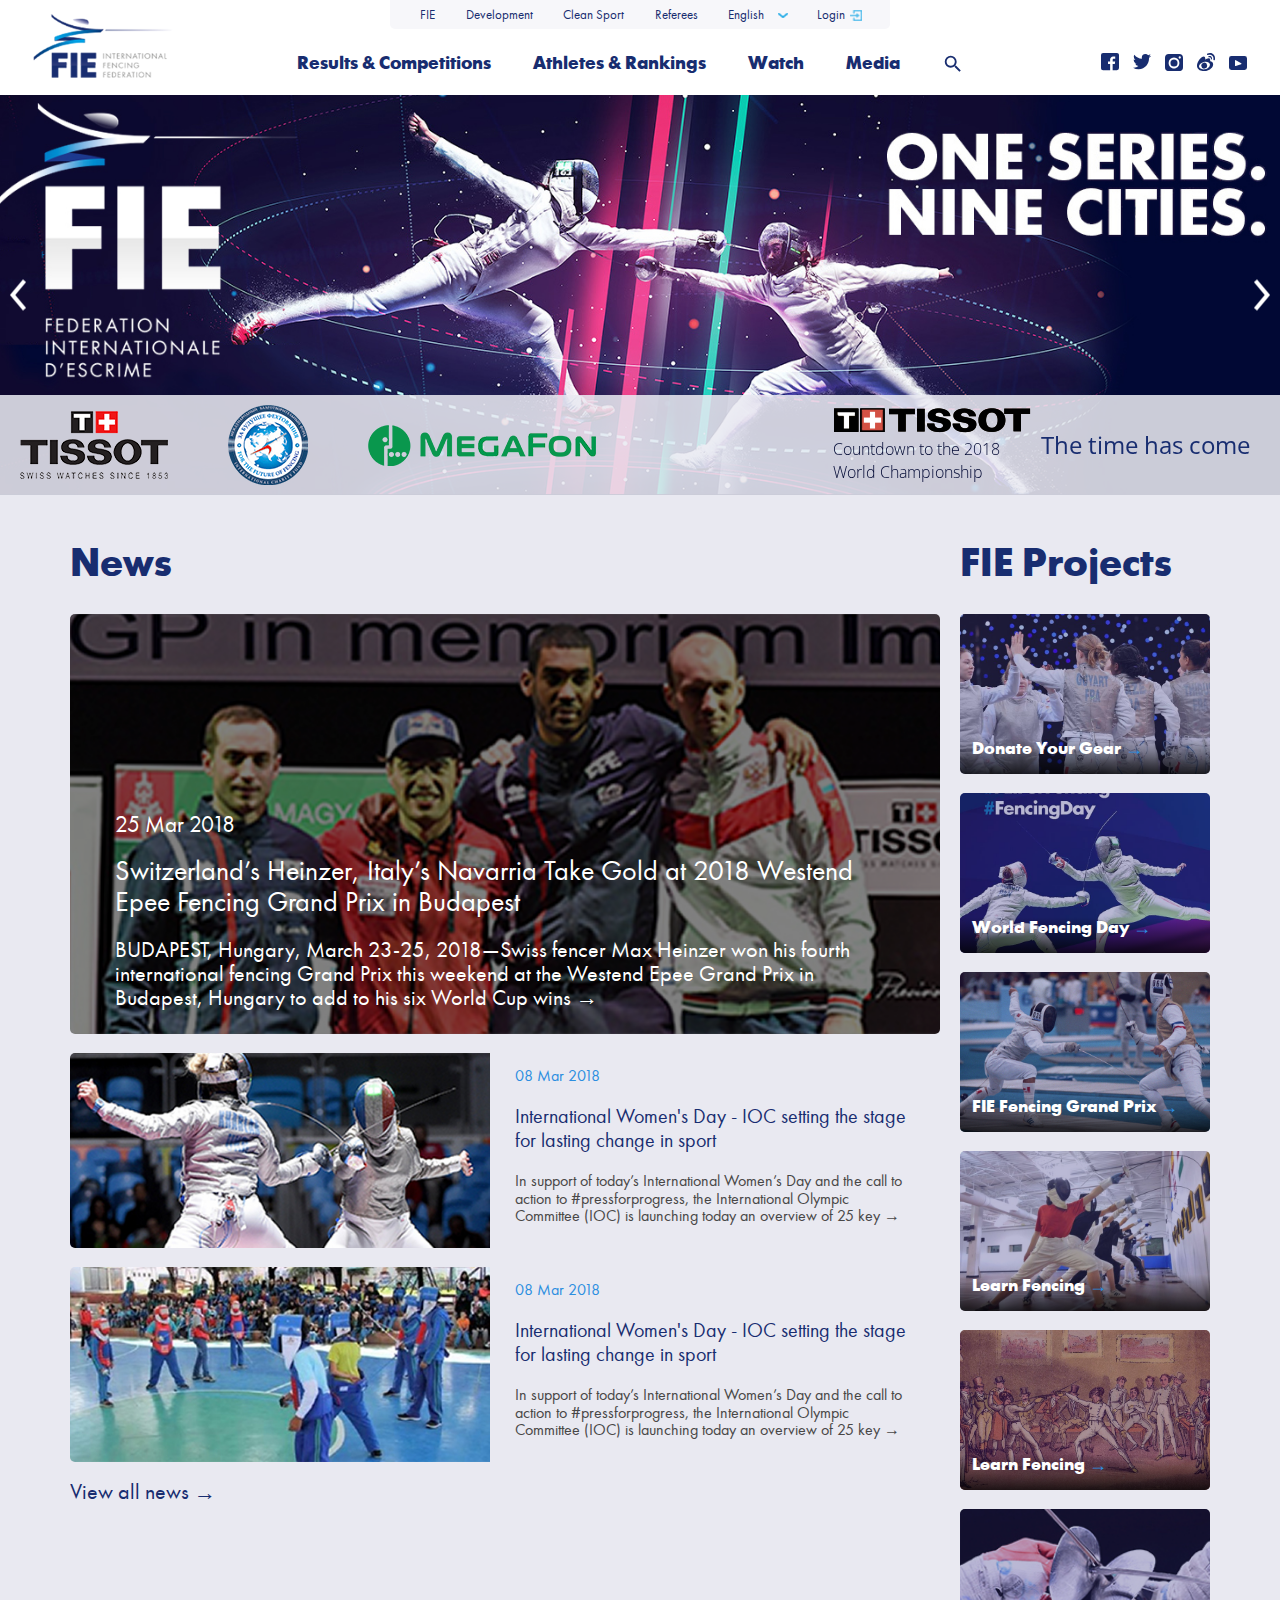
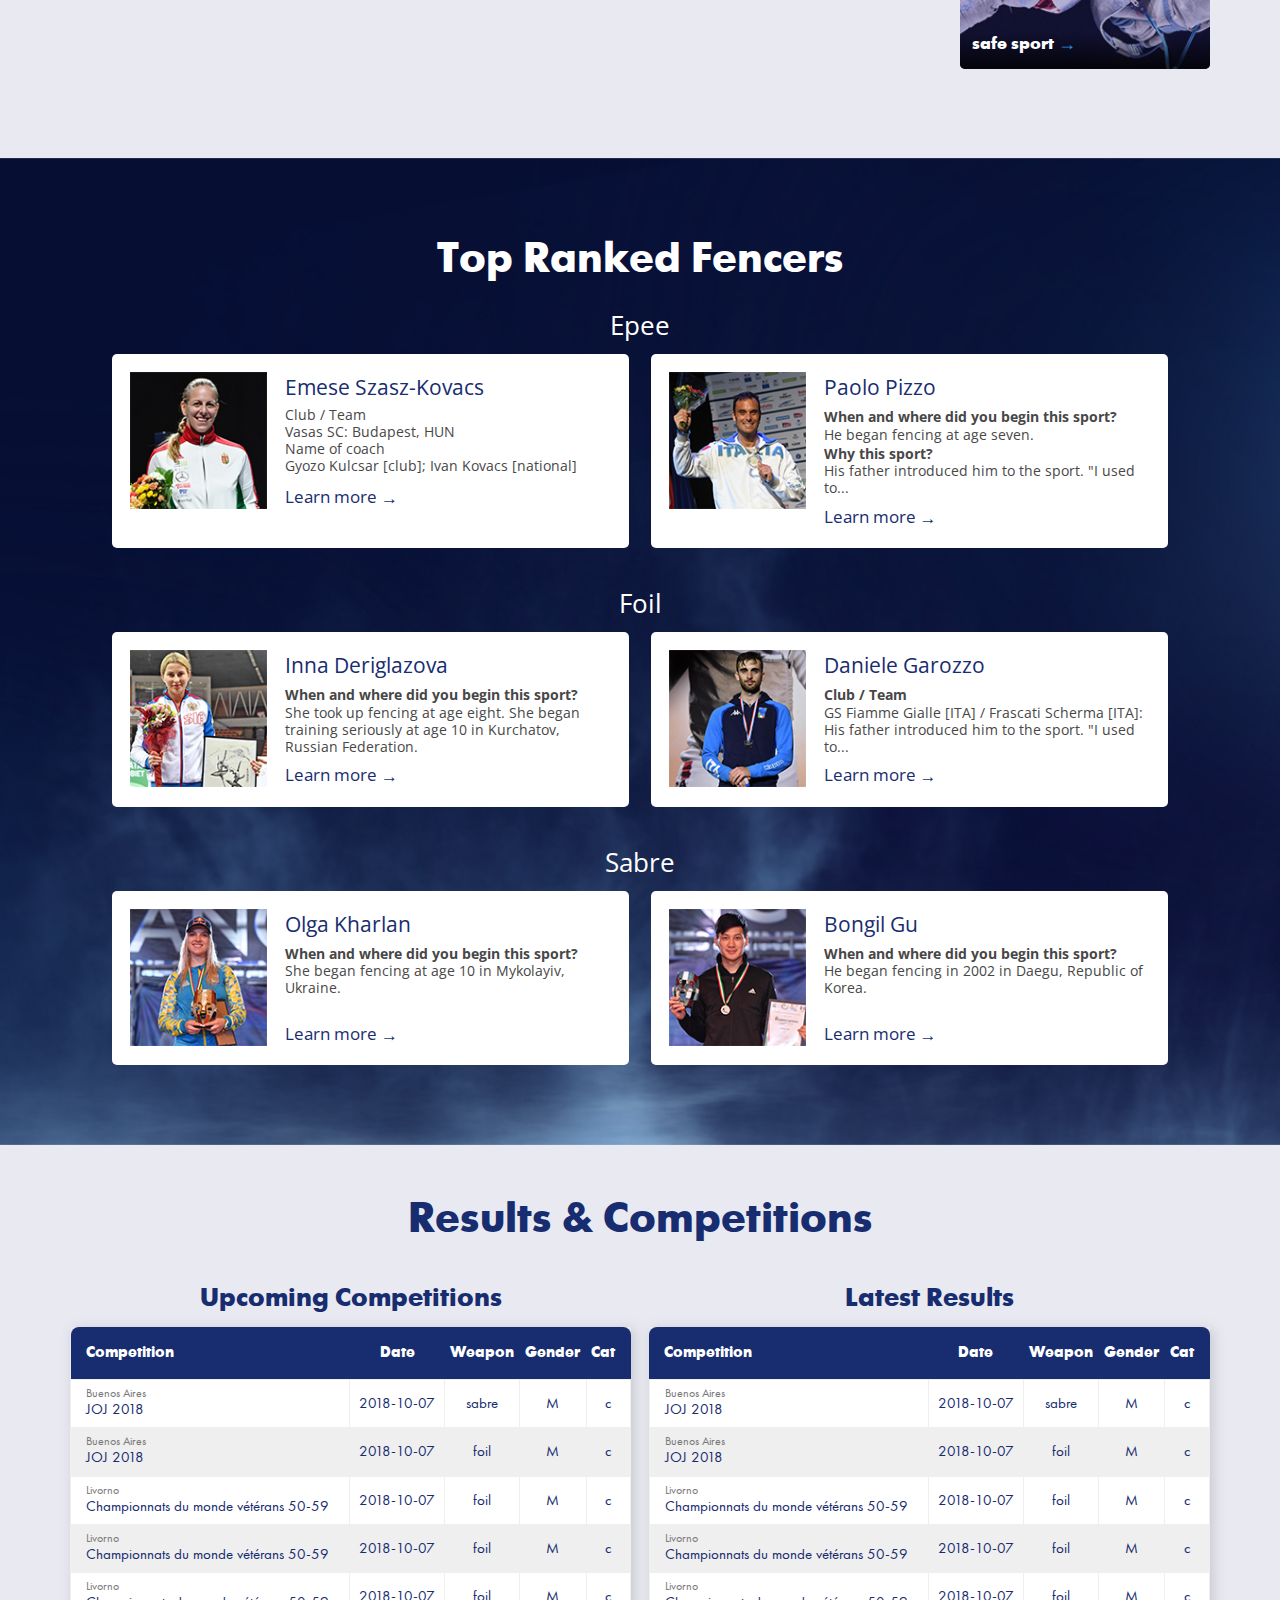
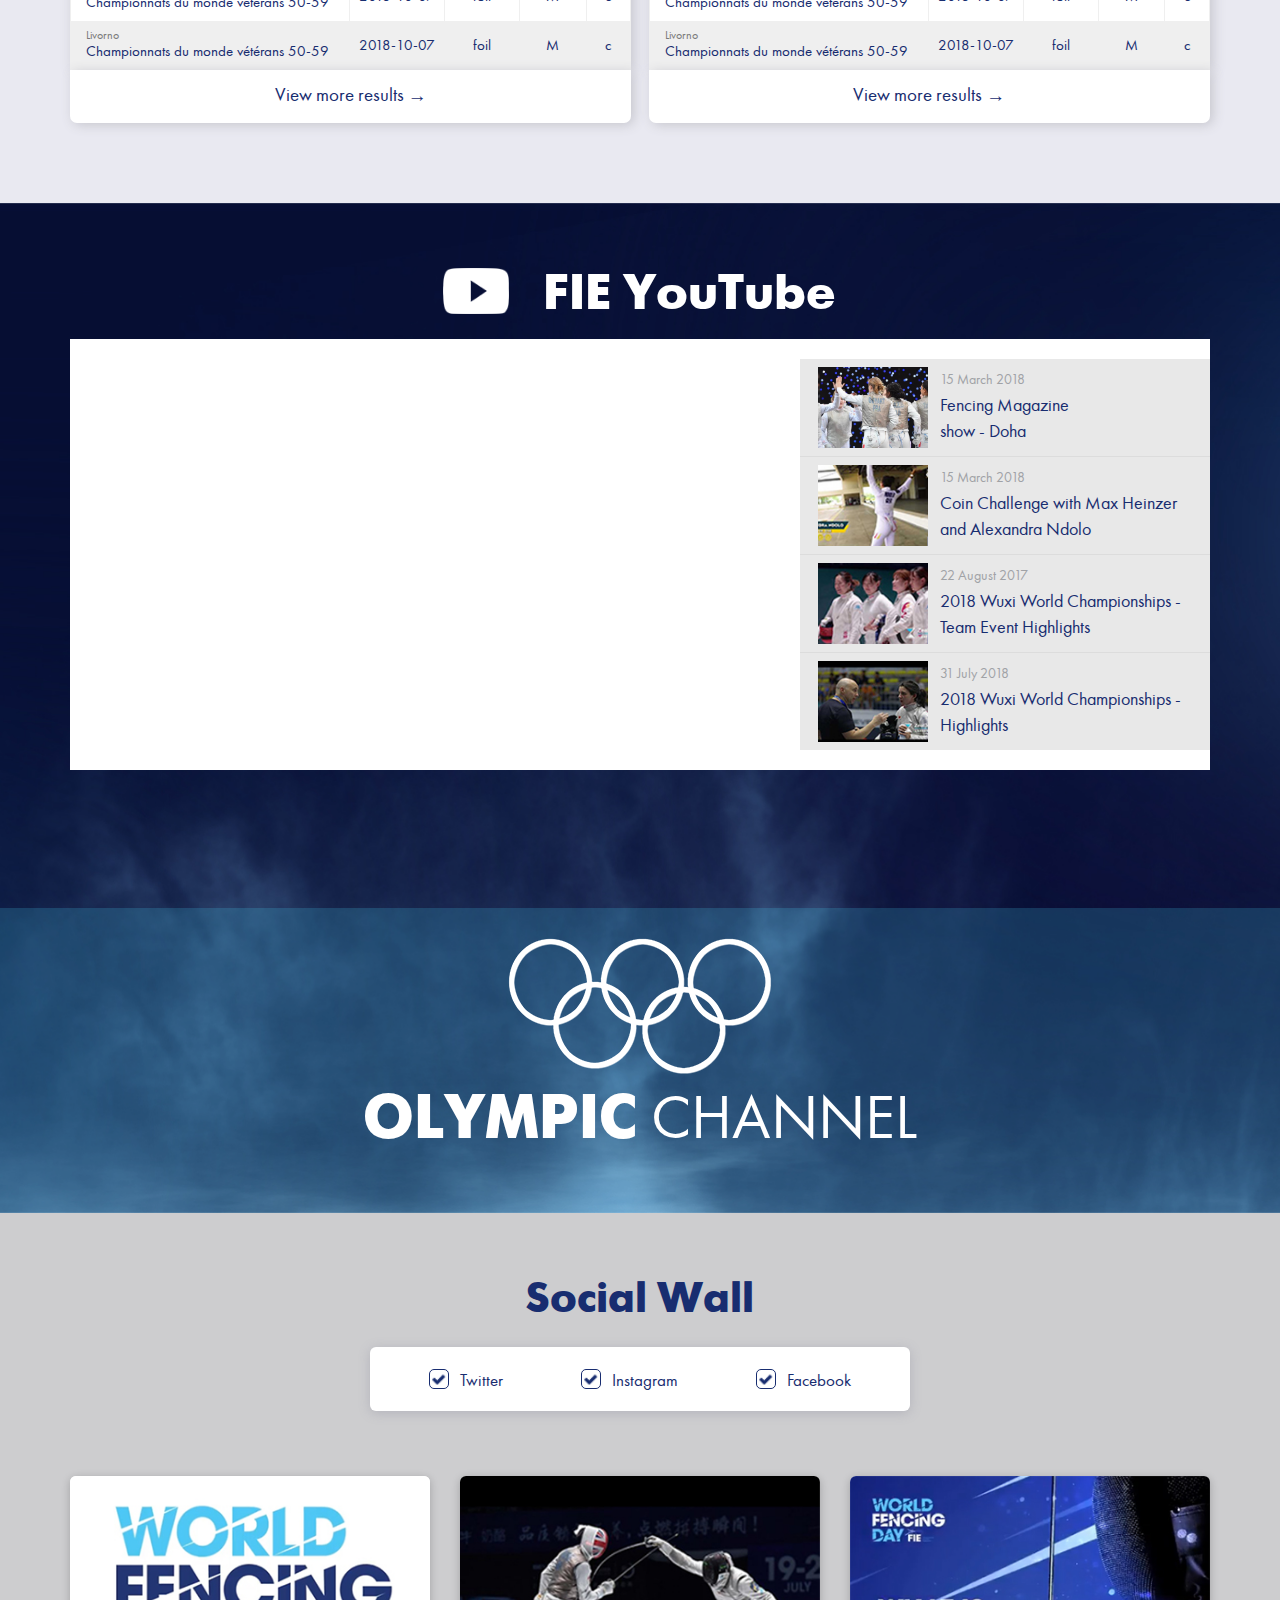
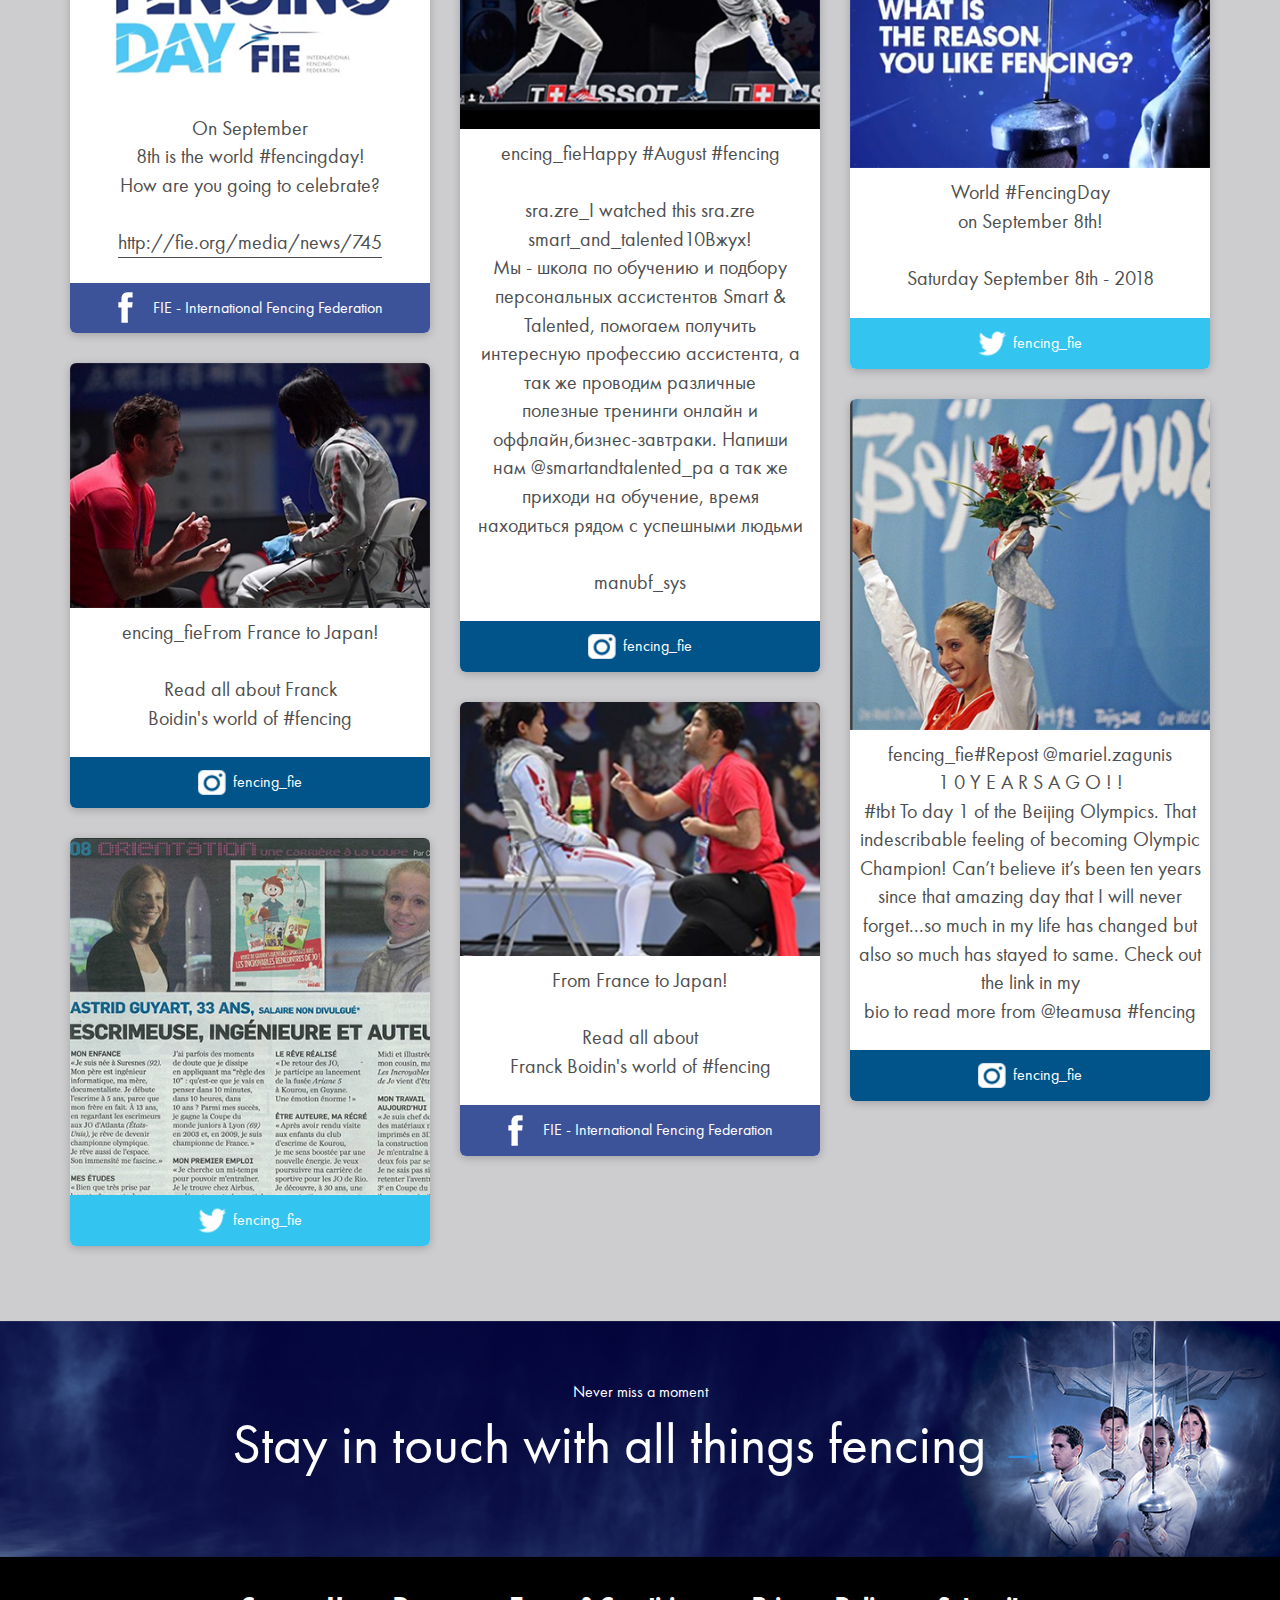
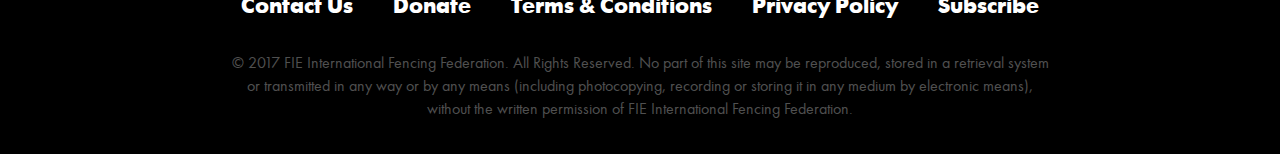
<file: index.html>
<!DOCTYPE html>
<html>
<head>
	<meta http-equiv="Content-Type" content="text/html; charset=UTF-8"/>
	<meta name="viewport" content="width=device-width, initial-scale=1.0"/>
	<title></title>
	<link rel="stylesheet" href="css/bootstrap.min.css"/>
	<link rel="stylesheet" href="css/owl.carousel.min.css"/>
	<link rel="stylesheet" href="css/screen.css"/>
	<link rel="stylesheet" href="https://cdnjs.cloudflare.com/ajax/libs/font-awesome/4.7.0/css/font-awesome.min.css">
</head>
<body>
	
	<div class="xs-menu">
		<div class="top">
			<a href="/">
				<img src="img/icons/log-xs.jpg" alt="icon"/>
			</a>
			<div>
				<p>Menu</p>
				<button type="button" class="mobile-toggle">
				  	<span class="mobile-toggle__icon"></span>
				</button>
			</div>
		</div>
		<div class="sub">
			<div class="flex-parent large">
				<a href="#">Athletes & Rankings</a>
				<a href="#">Results & Competitions</a>
				<a href="#">Watch</a>
				<a href="#">Media</a>
			</div>
			<div class="flex-parent small">
				<a href="#">FIE</a>
				<a href="#">Development</a>
				<a href="#">Clean Sport</a>
				<a href="#">Referees</a>
				<div class="s-wr">
					<select>
						<option value="en"><a href="#">English</a></option>
						<option value="fr"><a href="#">Français</a></option>
						<option value="es"><a href="#">Español</a></option>
					</select>
				</div>
				<div class="s-wr">
					<a href="#">Login</a>
				</div>
			</div>
			<div class="flex-parent social">
				<a href="#">
					<svg width="100%" viewBox="0 0 24 24" xmlns="http://www.w3.org/2000/svg"><path d="M9.5,3A6.5,6.5 0 0,1 16,9.5C16,11.11 15.41,12.59 14.44,13.73L14.71,14H15.5L20.5,19L19,20.5L14,15.5V14.71L13.73,14.44C12.59,15.41 11.11,16 9.5,16A6.5,6.5 0 0,1 3,9.5A6.5,6.5 0 0,1 9.5,3M9.5,5C7,5 5,7 5,9.5C5,12 7,14 9.5,14C12,14 14,12 14,9.5C14,7 12,5 9.5,5Z"></path></svg>
				</a>
				<a href="#">
					<svg width="100%" viewBox="0 0 17 17" xmlns="http://www.w3.org/2000/svg"><path d="m15.06 0h-13.06a2 2 0 0 0 -2 2v12.3a2 2 0 0 0 2 2h6.62v-5.92h-2v-2.32h2v-1.7a2.81 2.81 0 0 1 3-3.06c.85 0 1.6.06 1.81.09v2.06h-1.22c-1 0-1.17.45-1.17 1.13v1.42h2.32l-.3 2.32h-2.06v5.87h4a2 2 0 0 0 2-2v-12.19a1.94 1.94 0 0 0 -1.94-2z"></path></svg>
				</a>
				<a href="#">
					<svg width="100%" viewBox="0 0 18 16" xmlns="http://www.w3.org/2000/svg"><path d="m18 1.87a5.45 5.45 0 0 1 -2.14.62 3.56 3.56 0 0 0  1.61-2.13 5.7 5.7 0 0 1 -2.32.89 3.79 3.79 0 0 0 -2.67-1.25 3.71 3.71 0 0 0 -3.66 3.83 2.75 2.75 0 0 0  .09.89 10.36 10.36 0 0 1 -7.57-4 3.59 3.59 0 0 0 -.53 2 3.92 3.92 0 0 0  1.6 3.21 3.69 3.69 0 0 1 -1.7-.49v.09a3.75 3.75 0 0 0 2.94 3.74 3.79 3.79 0 0 1 -1 .18 2 2 0 0 1 -.65-.09 3.72 3.72 0 0 0  3.44 2.64 7 7 0 0 1 -4.55 1.72 3 3 0 0 1 -.89-.09 10.16 10.16 0 0 0  5.61 1.69c6.77 0 10.43-5.88 10.43-11v-.49a6.85 6.85 0 0 0 2-2z"></path></svg>
				</a>
				<a href="#">
					<svg width="100%" viewBox="0 0 80 78" xmlns="http://www.w3.org/2000/svg"><path d="m40 24.2a15.8 15.8 0 0 0 0 31.6 15.8 15.8 0 0 0  0-31.6z"></path><path d="m63.08 0h-46.16a16.92 16.92 0 0 0 -16.92 16.92v42.16a16.92 16.92 0 0 0 16.92 16.92h46.16a16.92 16.92 0 0 0 16.92-16.92v-42.16a16.92 16.92 0 0 0 -16.92-16.92zm7.62 15.7a5.1 5.1 0 1 1 -5.1-5.2 5.14 5.14 0 0 1  5.1 5.2zm-6.7 24.3c0 13.5-10.8 24.5-24 24.5s-24-11-24-24.5a24.24 24.24 0 0 1 24-24.5 24.18 24.18 0 0 1  24 24.5z"></path></svg>
				</a>
				<a href="#">
					<svg width="100%" viewBox="0 0 80 80" xmlns="http://www.w3.org/2000/svg"><path d="m60.29 36.92c-3.37-.21-2.06-2.42-2.06-2.42s2.34-6.36-2.11-10.07c-5.5-4.56-16.12 3.16-16.12 3.16-4.18 2.2-3.34-.2-3.26-4.08-.65-4.46-3.11-11.8-14.16-5.55s-18.81 23.49-18.81 23.49c-5.47 11.5-3.37 19.42-3.37 19.42 4.32 17.52 21.91 19.83 35.21 19 13.99-.87 31.69-10.31 35.39-24.62s-7.35-18.1-10.72-18.33zm-24.66 35.39c-13.34 2.69-25.19-2.57-26.52-11.78s8.44-18.28 21.77-21 25 1.35 26.37 10.55-8.25 19.55-21.62 22.23zm29.21-43.66a2.44 2.44 0 0 0 2-2.42 1.3 1.3 0 0 0  0-.27c-.61-16.8-15.14-11.67-15.14-11.67a2.48 2.48 0 0 0 -2 2.85 2.43 2.43 0 0 0  2.75 2.1c10.39-4.07 9.62 7.33 9.62 7.33a2.41 2.41 0 0 0 2.76 2.08zm-5.93-28.58a29.5 29.5 0 0 0 -11.91 1.93c-.12 0-.21.16-.32.19a.13.13 0 0 0 -.07.08 3.66 3.66 0 0 0 -2 3.87 3.55 3.55 0 0 0  4 3.06 16.57 16.57 0 0 0  3-1.25c1.19-.71 11.92-2.22 18.57 6.16 3.86 6.26 2.89 11 2.8 11.75a10.87 10.87 0 0 0 -.2 3.57 3.24 3.24 0 0 0  3.94 2.7c1.6-.24 2.92-.67 2.92-3.53h0c2.86-20.47-11.16-27.73-20.73-28.53zm-28.78 42.78a13.3 13.3 0 0 0 -10.95 15.15 13.06 13.06 0 0 0  14.82 11.25 13.3 13.3 0 0 0  11-15.16 13.06 13.06 0 0 0 -14.87-11.24z"></path></svg>
				</a>
				<a href="#">
					<svg width="100%" viewBox="0 0 80 65" xmlns="http://www.w3.org/2000/svg"><path d="m69.11 0h-58.22a10.89 10.89 0 0 0 -10.89 10.89v40.22a10.89 10.89 0 0 0 10.89 10.89h58.22a10.89 10.89 0 0 0 10.89-10.89v-40.22a10.89 10.89 0 0 0 -10.89-10.89zm-15.3 36.44-23.81 8.02a2.52 2.52 0 0 1 -3.3-2.36v-21.4a2.53 2.53 0 0 1 3.78-2.17l23.76 13.38a2.48 2.48 0 0 1 -.43 4.53z"></path></svg>
				</a>
			</div>
		</div>
	</div>

	<header>
		<div class="container">
			<div class="row">
				<div class="col-xs-12">
					<ul class="tools">
						<li><a href="#">FIE</a></li>
						<li><a href="#">Development</a></li>
						<li><a href="clean_sport.html" target="_blank">Clean Sport</a></li>
						<li><a href="#">Referees</a></li>
						<li>
							<select>
								<option value="en"><a href="#">English</a></option>
								<option value="fr"><a href="#">Français</a></option>
								<option value="es"><a href="#">Español</a></option>
							</select>
						</li>
						<li><a href="#">Login</a></li>
					</ul>
				</div>
			</div>
		</div>

		<div class="primary-menu">
			<a href="/" class="logo">
				<img src="img/icons/logo.png" alt="logo"/>
			</a>
			<ul class="menu">
				<li><a href="results_competitions.html" target="_blank">Results & Competitions</a></li>
				<li><a href="Athletes_ranking.html" target="_blank">Athletes & Rankings</a></li>
				<li><a href="wach.html" target="_blank">Watch</a></li>
				<li><a href="media.html" target="_blank">Media</a></li>
				<li>
					<a href="#">
						<svg width="100%" viewBox="0 0 24 24" xmlns="http://www.w3.org/2000/svg"><path d="M9.5,3A6.5,6.5 0 0,1 16,9.5C16,11.11 15.41,12.59 14.44,13.73L14.71,14H15.5L20.5,19L19,20.5L14,15.5V14.71L13.73,14.44C12.59,15.41 11.11,16 9.5,16A6.5,6.5 0 0,1 3,9.5A6.5,6.5 0 0,1 9.5,3M9.5,5C7,5 5,7 5,9.5C5,12 7,14 9.5,14C12,14 14,12 14,9.5C14,7 12,5 9.5,5Z"></path></svg>
					</a>
				</li>
			</ul>
			<button class="follow-us">Follow Us</button>
			<ul class="socials">
				<li>
					<a href="#">
						<svg width="100%" viewBox="0 0 17 17" xmlns="http://www.w3.org/2000/svg"><path d="m15.06 0h-13.06a2 2 0 0 0 -2 2v12.3a2 2 0 0 0 2 2h6.62v-5.92h-2v-2.32h2v-1.7a2.81 2.81 0 0 1 3-3.06c.85 0 1.6.06 1.81.09v2.06h-1.22c-1 0-1.17.45-1.17 1.13v1.42h2.32l-.3 2.32h-2.06v5.87h4a2 2 0 0 0 2-2v-12.19a1.94 1.94 0 0 0 -1.94-2z"></path></svg>
					</a>
				</li>
				<li>
					<a href="#">
						<svg width="100%" viewBox="0 0 18 16" xmlns="http://www.w3.org/2000/svg"><path d="m18 1.87a5.45 5.45 0 0 1 -2.14.62 3.56 3.56 0 0 0  1.61-2.13 5.7 5.7 0 0 1 -2.32.89 3.79 3.79 0 0 0 -2.67-1.25 3.71 3.71 0 0 0 -3.66 3.83 2.75 2.75 0 0 0  .09.89 10.36 10.36 0 0 1 -7.57-4 3.59 3.59 0 0 0 -.53 2 3.92 3.92 0 0 0  1.6 3.21 3.69 3.69 0 0 1 -1.7-.49v.09a3.75 3.75 0 0 0 2.94 3.74 3.79 3.79 0 0 1 -1 .18 2 2 0 0 1 -.65-.09 3.72 3.72 0 0 0  3.44 2.64 7 7 0 0 1 -4.55 1.72 3 3 0 0 1 -.89-.09 10.16 10.16 0 0 0  5.61 1.69c6.77 0 10.43-5.88 10.43-11v-.49a6.85 6.85 0 0 0 2-2z"></path></svg>
					</a>
				</li>
				<li>
					<a href="#">
						<svg width="100%" viewBox="0 0 80 78" xmlns="http://www.w3.org/2000/svg"><path d="m40 24.2a15.8 15.8 0 0 0 0 31.6 15.8 15.8 0 0 0  0-31.6z"></path><path d="m63.08 0h-46.16a16.92 16.92 0 0 0 -16.92 16.92v42.16a16.92 16.92 0 0 0 16.92 16.92h46.16a16.92 16.92 0 0 0 16.92-16.92v-42.16a16.92 16.92 0 0 0 -16.92-16.92zm7.62 15.7a5.1 5.1 0 1 1 -5.1-5.2 5.14 5.14 0 0 1  5.1 5.2zm-6.7 24.3c0 13.5-10.8 24.5-24 24.5s-24-11-24-24.5a24.24 24.24 0 0 1 24-24.5 24.18 24.18 0 0 1  24 24.5z"></path></svg>
					</a>
				</li>
				<li>
					<a href="#">
						<svg width="100%" viewBox="0 0 80 80" xmlns="http://www.w3.org/2000/svg"><path d="m60.29 36.92c-3.37-.21-2.06-2.42-2.06-2.42s2.34-6.36-2.11-10.07c-5.5-4.56-16.12 3.16-16.12 3.16-4.18 2.2-3.34-.2-3.26-4.08-.65-4.46-3.11-11.8-14.16-5.55s-18.81 23.49-18.81 23.49c-5.47 11.5-3.37 19.42-3.37 19.42 4.32 17.52 21.91 19.83 35.21 19 13.99-.87 31.69-10.31 35.39-24.62s-7.35-18.1-10.72-18.33zm-24.66 35.39c-13.34 2.69-25.19-2.57-26.52-11.78s8.44-18.28 21.77-21 25 1.35 26.37 10.55-8.25 19.55-21.62 22.23zm29.21-43.66a2.44 2.44 0 0 0 2-2.42 1.3 1.3 0 0 0  0-.27c-.61-16.8-15.14-11.67-15.14-11.67a2.48 2.48 0 0 0 -2 2.85 2.43 2.43 0 0 0  2.75 2.1c10.39-4.07 9.62 7.33 9.62 7.33a2.41 2.41 0 0 0 2.76 2.08zm-5.93-28.58a29.5 29.5 0 0 0 -11.91 1.93c-.12 0-.21.16-.32.19a.13.13 0 0 0 -.07.08 3.66 3.66 0 0 0 -2 3.87 3.55 3.55 0 0 0  4 3.06 16.57 16.57 0 0 0  3-1.25c1.19-.71 11.92-2.22 18.57 6.16 3.86 6.26 2.89 11 2.8 11.75a10.87 10.87 0 0 0 -.2 3.57 3.24 3.24 0 0 0  3.94 2.7c1.6-.24 2.92-.67 2.92-3.53h0c2.86-20.47-11.16-27.73-20.73-28.53zm-28.78 42.78a13.3 13.3 0 0 0 -10.95 15.15 13.06 13.06 0 0 0  14.82 11.25 13.3 13.3 0 0 0  11-15.16 13.06 13.06 0 0 0 -14.87-11.24z"></path></svg>
					</a>
				</li>
				<li>
					<a href="#">
						<svg width="100%" viewBox="0 0 80 65" xmlns="http://www.w3.org/2000/svg"><path d="m69.11 0h-58.22a10.89 10.89 0 0 0 -10.89 10.89v40.22a10.89 10.89 0 0 0 10.89 10.89h58.22a10.89 10.89 0 0 0 10.89-10.89v-40.22a10.89 10.89 0 0 0 -10.89-10.89zm-15.3 36.44-23.81 8.02a2.52 2.52 0 0 1 -3.3-2.36v-21.4a2.53 2.53 0 0 1 3.78-2.17l23.76 13.38a2.48 2.48 0 0 1 -.43 4.53z"></path></svg>
					</a>
				</li>
			</ul>
		</div>
	</header>
	
	<section class="top-carousel">
		<div class="owl-carousel">
			<div class="item">
				<img src="img/slide1.jpg" alt="image"/>
			</div>
			<div class="item">
				<img src="img/slide2.jpg" alt="image"/>
			</div>
			<div class="item">
				<img src="img/slide3.jpg" alt="image"/>
			</div>
		</div>
	</section>

	<section class="partners">
		<ul class="left">
			<li><a href="#"><img src="img/icons/tissotpng.png" alt="icon"/></a></li>
			<li><a href="#"><img src="img/icons/fie.png" alt="icon"/></a></li>
			<li><a href="#"><img src="img/icons/megafon.png" alt="icon"/></a></li>
		</ul>
		<div class="right">
			<div class="partner">
				<img src="img/icons/tissot1x.png" alt="icon"/>
				<p>Countdown to the 2018<br/> World Championship</p>
			</div>
    		<div class="timer clock">
    			<div> Days <u id="days">00</u></div>
    			<div> Hours <u id="hours">00</u></div>
    			<div> Min <u id="minutes">00</u></div>
    			<div> Sec <u id="seconds">00</u></div>
    		</div>	 
    		<p class="sub-message"></p>
		</div>
	</section>	

	<section class="news">
		<div class="container">
			<div class="row">
				<div class="col-xs-12">
					<div class="news-col">
						<p class="news-h">News</p>
						<a href="#" class="large">
							<img src="img/news1.jpg" alt="icon"/>
							<span class="info">
								<span class="headig">25 Mar 2018</span>
								<span class="description">
									Switzerland’s Heinzer, Italy’s Navarria Take Gold at 2018 Westend Epee Fencing Grand Prix in Budapest
								</span>
								<span class="xs-text">
									BUDAPEST, Hungary, March 23-25, 2018—Swiss fencer Max Heinzer won his fourth international fencing Grand Prix this weekend at the Westend Epee Grand Prix in Budapest, Hungary to add to his six World Cup wins &rarr;
								</span>
							</span>
						</a>
						<a href="#" class="small">
							<span class="img-wrapper">	
								<img src="img/news2.jpg" alt="icon"/>
							</span>
							<span class="info">
								<span class="headig">08 Mar 2018</span>
								<span class="description">
									International Women's Day - IOC setting the stage for lasting change in sport
								</span>
								<span class="xs-text">
									In support of today’s International Women’s Day and the call to action to #pressforprogress, the International Olympic Committee (IOC) is launching today an overview of 25 key &rarr;
								</span>
							</span>
						</a>
						<a href="#" class="small">
							<span class="img-wrapper">	
								<img src="img/news3.jpg" alt="icon"/>
							</span>
							<span class="info">
								<span class="headig">08 Mar 2018</span>
								<span class="description">
									International Women's Day - IOC setting the stage for lasting change in sport
								</span>
								<span class="xs-text">
									In support of today’s International Women’s Day and the call to action to #pressforprogress, the International Olympic Committee (IOC) is launching today an overview of 25 key &rarr;
								</span>
							</span>
						</a>
						<a href="#" class="more">View all news <i>&rarr;</i></a>
					</div>
					<div class="projects-col">
						<p class="news-h">FIE Projects</p>
						<a href="#" class="card">
							<img src="img/card1.jpg" alt="icon"/>
							<span><u>Donate Your Gear</u> <i>&rarr;</i></span>
						</a>
						<a href="#" class="card">
							<img src="img/card2.jpg" alt="icon"/>
							<span><u>World Fencing Day </u> <i>&rarr;</i></span>
						</a>
						<a href="#" class="card">
							<img src="img/card3.jpg" alt="icon"/>
							<span><u>FIE Fencing Grand Prix </u> <i>&rarr;</i></span>
						</a>
						<a href="#" class="card">
							<img src="img/card4.jpg" alt="icon"/>
							<span><u>Learn Fencing  </u> <i>&rarr;</i></span>
						</a>
						<a href="#" class="card">
							<img src="img/card5.jpg" alt="icon"/>
							<span><u>Learn Fencing  </u> <i>&rarr;</i></span>
						</a>
						<a href="#" class="card">
							<img src="img/card6.jpg" alt="icon"/>
							<span><u>safe sport  </u> <i>&rarr;</i></span>
						</a>
					</div>
				</div>
			</div>
		</div>
	</section>

	<section class="top-fancers">
		<div class="container">
			<div class="row">
				<div class="col-xs-12">
					<p class="fancers-h">Top Ranked Fencers</p>

					<p class="subtitle">Epee</p>
					<div class="flex-parent">
						<a href="#" class="card">
							<span class="img-wrapper">
								<img src="img/fncr1.jpg" alt="icon"/>
							</span>

							<span class="info">
								<span class="name">Emese Szasz-Kovacs</span>
								<span class="description">
									Club / Team<br/>
									Vasas SC: Budapest, HUN<br/>
									Name of coach<br/>
									Gyozo Kulcsar [club]; Ivan Kovacs [national]
								</span>
								<u>Learn more <i>&rarr;</i></u>
							</span>
						</a>
						<a href="#" class="card">
							<span class="img-wrapper">
								<img src="img/fncr2.jpg" alt="icon"/>
							</span>

							<span class="info">
								<span class="name">Paolo Pizzo</span>
								<span class="description">
									<b>When and where did you begin this sport?</b>
									He began fencing at age seven.
									<b>Why this sport?</b>
									His father introduced him to the sport. "I used to...
								</span>
								<u>Learn more <i>&rarr;</i></u>
							</span>
						</a>
					</div>

					<p class="subtitle">Foil</p>
					<div class="flex-parent">
						<a href="#" class="card">
							<span class="img-wrapper">
								<img src="img/fncr3.jpg" alt="icon"/>
							</span>
							<span class="info">
								<span class="name">Inna Deriglazova</span>
								<span class="description">
									<b>When and where did you begin this sport?</b>
									She took up fencing at age eight. She began training 
									seriously at age 10 in Kurchatov, Russian Federation.
								</span>
								<u>Learn more <i>&rarr;</i></u>
							</span>
						</a>

						<a href="#" class="card">
							<span class="img-wrapper">
								<img src="img/fncr4.jpg" alt="icon"/>
							</span>
							<span class="info">
								<span class="name">Daniele Garozzo</span>
								<span class="description">
									<b>Club / Team</b>
									GS Fiamme Gialle [ITA] / Frascati Scherma [ITA]:
									His father introduced him to the sport. "I used to...
								</span>
								<u>Learn more <i>&rarr;</i></u>
							</span>
						</a>
					</div>

					<p class="subtitle">Sabre</p>
					<div class="flex-parent">
						<a href="#" class="card">
							<span class="img-wrapper">
								<img src="img/fncr5.jpg" alt="icon"/>
							</span>
							<span class="info">
								<span class="name">Olga Kharlan</span>
								<span class="description">
									<b>When and where did you begin this sport?</b>
									She began fencing at age 10 in Mykolayiv, Ukraine.
								</span>
								<u>Learn more <i>&rarr;</i></u>
							</span>
						</a>

						<a href="#" class="card">
							<span class="img-wrapper">
								<img src="img/fncr6.jpg" alt="icon"/>
							</span>
							<span class="info">
								<span class="name">Bongil Gu</span>
								<span class="description">
									<b>When and where did you begin this sport?</b>
									He began fencing in 2002 in Daegu, Republic of Korea.
								</span>
								<u>Learn more <i>&rarr;</i></u>
							</span>
						</a>
					</div>
				</div>
			</div>
		</div>
	</section> 

	<section class="statistics-table">
		<div class="container">
			<div class="row">
				<div class="col-md-12">
					<p class="table-h">Results & Competitions</p>
				</div>
			</div>
			<div class="row">
				<div class="col-xs-12">
					<div class="table-parent">
						<p class="table-parent-h">Upcoming Competitions</p>
						<table class="table">
							<tr>
								<th>Competition</th>
								<th>Date</th>
								<th>Weapon</th>
								<th>Gender</th>
								<th>Cat</th>
							</tr>
							<tr>
								<td><u>Buenos Aires</u>JOJ 2018</td>
								<td>2018-10-07</td>
								<td>sabre</td>
								<td>M</td>
								<td>c</td>
							</tr>
							<tr>
								<td><u>Buenos Aires</u>JOJ 2018</td>
								<td>2018-10-07</td>
								<td>foil</td>
								<td>M</td>
								<td>c</td>
							</tr>
							<tr>
								<td><u>Livorno</u>Championnats du monde vétérans 50-59</td>
								<td>2018-10-07</td>
								<td>foil</td>
								<td>M</td>
								<td>c</td>
							</tr>
							<tr>
								<td><u>Livorno</u>Championnats du monde vétérans 50-59</td>
								<td>2018-10-07</td>
								<td>foil</td>
								<td>M</td>
								<td>c</td>
							</tr>
							<tr>
								<td><u>Livorno</u>Championnats du monde vétérans 50-59</td>
								<td>2018-10-07</td>
								<td>foil</td>
								<td>M</td>
								<td>c</td>
							</tr>
							<tr>
								<td><u>Livorno</u>Championnats du monde vétérans 50-59</td>
								<td>2018-10-07</td>
								<td>foil</td>
								<td>M</td>
								<td>c</td>
							</tr>
						</table>
						<div class="text-center">
							<a href="#" class="more">View more results <i>&rarr;</i></a>
						</div>
					</div>
					<div class="table-parent">
						<p class="table-parent-h">Latest Results</p>
						<table class="table">
							<tr>
								<th>Competition</th>
								<th>Date</th>
								<th>Weapon</th>
								<th>Gender</th>
								<th>Cat</th>
							</tr>
							<tr>
								<td><u>Buenos Aires</u>JOJ 2018</td>
								<td>2018-10-07</td>
								<td>sabre</td>
								<td>M</td>
								<td>c</td>
							</tr>
							<tr>
								<td><u>Buenos Aires</u>JOJ 2018</td>
								<td>2018-10-07</td>
								<td>foil</td>
								<td>M</td>
								<td>c</td>
							</tr>
							<tr>
								<td><u>Livorno</u>Championnats du monde vétérans 50-59</td>
								<td>2018-10-07</td>
								<td>foil</td>
								<td>M</td>
								<td>c</td>
							</tr>
							<tr>
								<td><u>Livorno</u>Championnats du monde vétérans 50-59</td>
								<td>2018-10-07</td>
								<td>foil</td>
								<td>M</td>
								<td>c</td>
							</tr>
							<tr>
								<td><u>Livorno</u>Championnats du monde vétérans 50-59</td>
								<td>2018-10-07</td>
								<td>foil</td>
								<td>M</td>
								<td>c</td>
							</tr>
							<tr>
								<td><u>Livorno</u>Championnats du monde vétérans 50-59</td>
								<td>2018-10-07</td>
								<td>foil</td>
								<td>M</td>
								<td>c</td>
							</tr>
						</table>
						<div class="text-center">
							<a href="#" class="more">View more results <i>&rarr;</i></a>
						</div>
					</div>
				</div>
			</div>
		</div>
	</section>

	<section class="video-player">
		<div class="container">
			<div class="row">
				<div class="col-xs-12">
					<p class="player-h">FIE YouTube</p>
					<div class="flex-parent">
						<div class="video">
							<iframe class="video0 active now" allow="autoplay; encrypted-media"
							src="https://www.youtube.com/embed/sQvknJIeVNk?rel=0&amp;showinfo=0"></iframe>
							
							<iframe class="video1" allow="autoplay; encrypted-media"
							src="https://www.youtube.com/embed/aHCOkIdnJBo?rel=0&amp;showinfo=0"></iframe>

							<iframe class="video2" allow="autoplay; encrypted-media"
							src="https://www.youtube.com/embed/H97T6OwmpJo?rel=0&amp;showinfo=0"></iframe>

							<iframe class="video3" allow="autoplay; encrypted-media"
							src="https://www.youtube.com/embed/jEUvEGeLMcg?rel=0&amp;showinfo=0"></iframe>

						</div>
						<div class="video-list">
							<div class="list-link" data-video="video0">
								<img src="img/card1.jpg" alt="icon"/>
								<span class="info">
									<u>15 March 2018</u> <em>NOW PLAYING</em>
									<i>Fencing Magazine<br/> show - Doha</i>
								</span>
							</div>
							<div class="list-link" data-video="video1">
								<img src="img/player1.jpg" alt="icon"/>
								<span class="info">
									<u>15 March 2018</u> <em>NOW PLAYING</em>
									<i>Coin Challenge with Max Heinzer<br/> and Alexandra Ndolo</i>
								</span>
							</div>
							<div class="list-link" data-video="video2">
								<img src="img/player2.jpg" alt="icon"/>
								<span class="info">
									<u>22 August 2017</u> <em>NOW PLAYING</em>
									<i>2018 Wuxi World Championships -<br/> Team Event Highlights</i>
								</span>
							</div>
							<div class="list-link" data-video="video3">
								<img src="img/player3.jpg" alt="icon"/>
								<span class="info">
									<u>31 July 2018</u> <em>NOW PLAYING</em>
									<i>2018 Wuxi World Championships -<br/> Highlights</i>
								</span>
							</div>
						</div>
					</div>
				</div>
			</div>
		</div>
		<div class="olympic">
			<img src="img/olympiad.png" alt="icon"/>
			<p><span>Olympic</span> channel</p>
		</div>
	</section>

	<section class="social-wall">
		<div class="container">
			<div class="row">
				<div class="col-xs-12">
					<p class="wall-h">Social Wall</p>
					<div class="social-indicators">
						<label>
							<input type="checkbox" checked="checked" class="twitter"><i></i>
							<span>Twitter</span>
						</label>
						<label>
							<input type="checkbox" checked="checked" class="instagram"><i></i>
							<span>Instagram</span>
						</label>
						<label>
							<input type="checkbox" checked="checked" class="facebook"><i></i>
							<span>Facebook</span>
						</label>
					</div>
				</div>
			</div>
			<div class="row social-share">
				<div class="col-sm-4">
					<a href="#" class="card facebook">
						<img src="img/f1.jpg" alt="icon"/>
						<span class="info">
							On September<br/>
							8th is the world #fencingday!<br/>
							How are you going to celebrate? <br/><br/>
							<u>http://fie.org/media/news/745</u>
						</span>
						<span class="soc">
							<i>FIE - International Fencing Federation</i>
						</span>
					</a>

					<a href="#" class="card instagram">
						<img src="img/i1.jpg" alt="icon"/>
						<span class="info">
							encing_fieFrom France to Japan! <br/><br>
							Read all about Franck<br/> 
							Boidin's world of #fencing 
						</span>
						<span class="soc">
							<i>fencing_fie</i>
						</span>
					</a>

					<a href="#" class="card twitter">
						<img src="img/t1.jpg" alt="icon"/>
						<span class="soc">
							<i>fencing_fie</i>
						</span>
					</a>
				</div>

				<div class="col-sm-4">
					<a href="#" class="card instagram">
						<img src="img/i2.jpg" alt="icon"/>
						<span class="info">
							encing_fieHappy #August #fencing <br/><br/>
							sra.zre_I watched this sra.zre <br/>
							smart_and_talented10Вжух! <br/> 
							Мы - школа по обучению и подбору<br/> 
							персональных ассистентов Smart & <br/>
							Talented, помогаем получить<br/> 
							интересную профессию ассистента, а<br/> 
							так же проводим различные<br/> 
							полезные тренинги онлайн и<br/> 
							оффлайн,бизнес-завтраки. Напиши<br/> 
							нам @smartandtalented_pa а так же<br/> 
							приходи на обучение, время<br/> 
							находиться рядом с успешными людьми<br/><br/>manubf_sys
						</span>
						<span class="soc">
							<i>fencing_fie</i>
						</span>
					</a>

					<a href="#" class="card facebook">
						<img src="img/f2.jpg" alt="icon"/>
						<span class="info">
							From France to Japan! <br/><br/>
							Read all about <br/>
							Franck Boidin's world of #fencing
						</span>
						<span class="soc">
							<i>FIE - International Fencing Federation</i>
						</span>
					</a>
				</div>

				<div class="col-sm-4">
					<a href="#" class="card twitter">
						<img src="img/t2.jpg" alt="icon"/>
						<span class="info">
							World #FencingDay <br/> 
							on September 8th! <br/><br/>
							Saturday September 8th - 2018 
						</span>
						<span class="soc">
							<i>fencing_fie</i>
						</span>
					</a>
					<a href="#" class="card instagram">
						<img src="img/i3.jpg" alt="icon"/>
						<span class="info">
							fencing_fie#Repost @mariel.zagunis <br/>
							1 0 Y E A R S A G O ! ! <br/>
							#tbt To day 1 of the Beijing Olympics. 
							That indescribable feeling of becoming 
							Olympic Champion! Can’t believe it’s 
							been ten years since that amazing day 
							that I will never forget...so much in my life 
							has changed but also so much has 
							stayed to same. Check out the link in my <br/>
							bio to read more from @teamusa #fencing
						</span>
						<span class="soc">
							<i>fencing_fie</i>
						</span>
					</a>
				</div>
			</div>
		</div>
	</section>

	<a href="#" class="section-link">
		<u>Never miss a moment</u>
		<span>Stay in touch with all things fencing <i>&rarr;</i></span>
	</a>

	<footer>
		<div class="container">
			<div class="row">
				<div class="col-xs-12">
					<ul>
						<li><a href="#">Contact Us</a></li>
						<li><a href="#">Donate</a></li>
						<li><a href="#">Terms & Conditions</a></li>
						<li><a href="#">Privacy Policy</a></li>
						<li><a href="#">Subscribe</a></li>
					</ul>
					<div class="copy">
						&copy; 2017 FIE International Fencing Federation. All Rights Reserved. No part of this site may be reproduced, stored in a retrieval system <br/> or transmitted in any way or by any means (including photocopying, recording or storing it in any medium by electronic means),<br/> without the written permission of FIE International Fencing Federation.
					</div>
				</div>
			</div>
		</div>
	</footer>


	<script type="text/javascript" src="js/jquery-2.2.4.min.js"></script>
	<script type="text/javascript" src="js/bootstrap.min.js"></script>
	<script type="text/javascript" src="js/owl.carousel.min.js"></script>
	<script type="text/javascript" src="js/owl.carousel.min.js"></script>
	<script type="text/javascript" src="js/moment.js"></script>
	<script type="text/javascript" src="js/timezone.js"></script>
	<script type="text/javascript" src="js/scripts.js"></script>
</body>
</html>
</file>
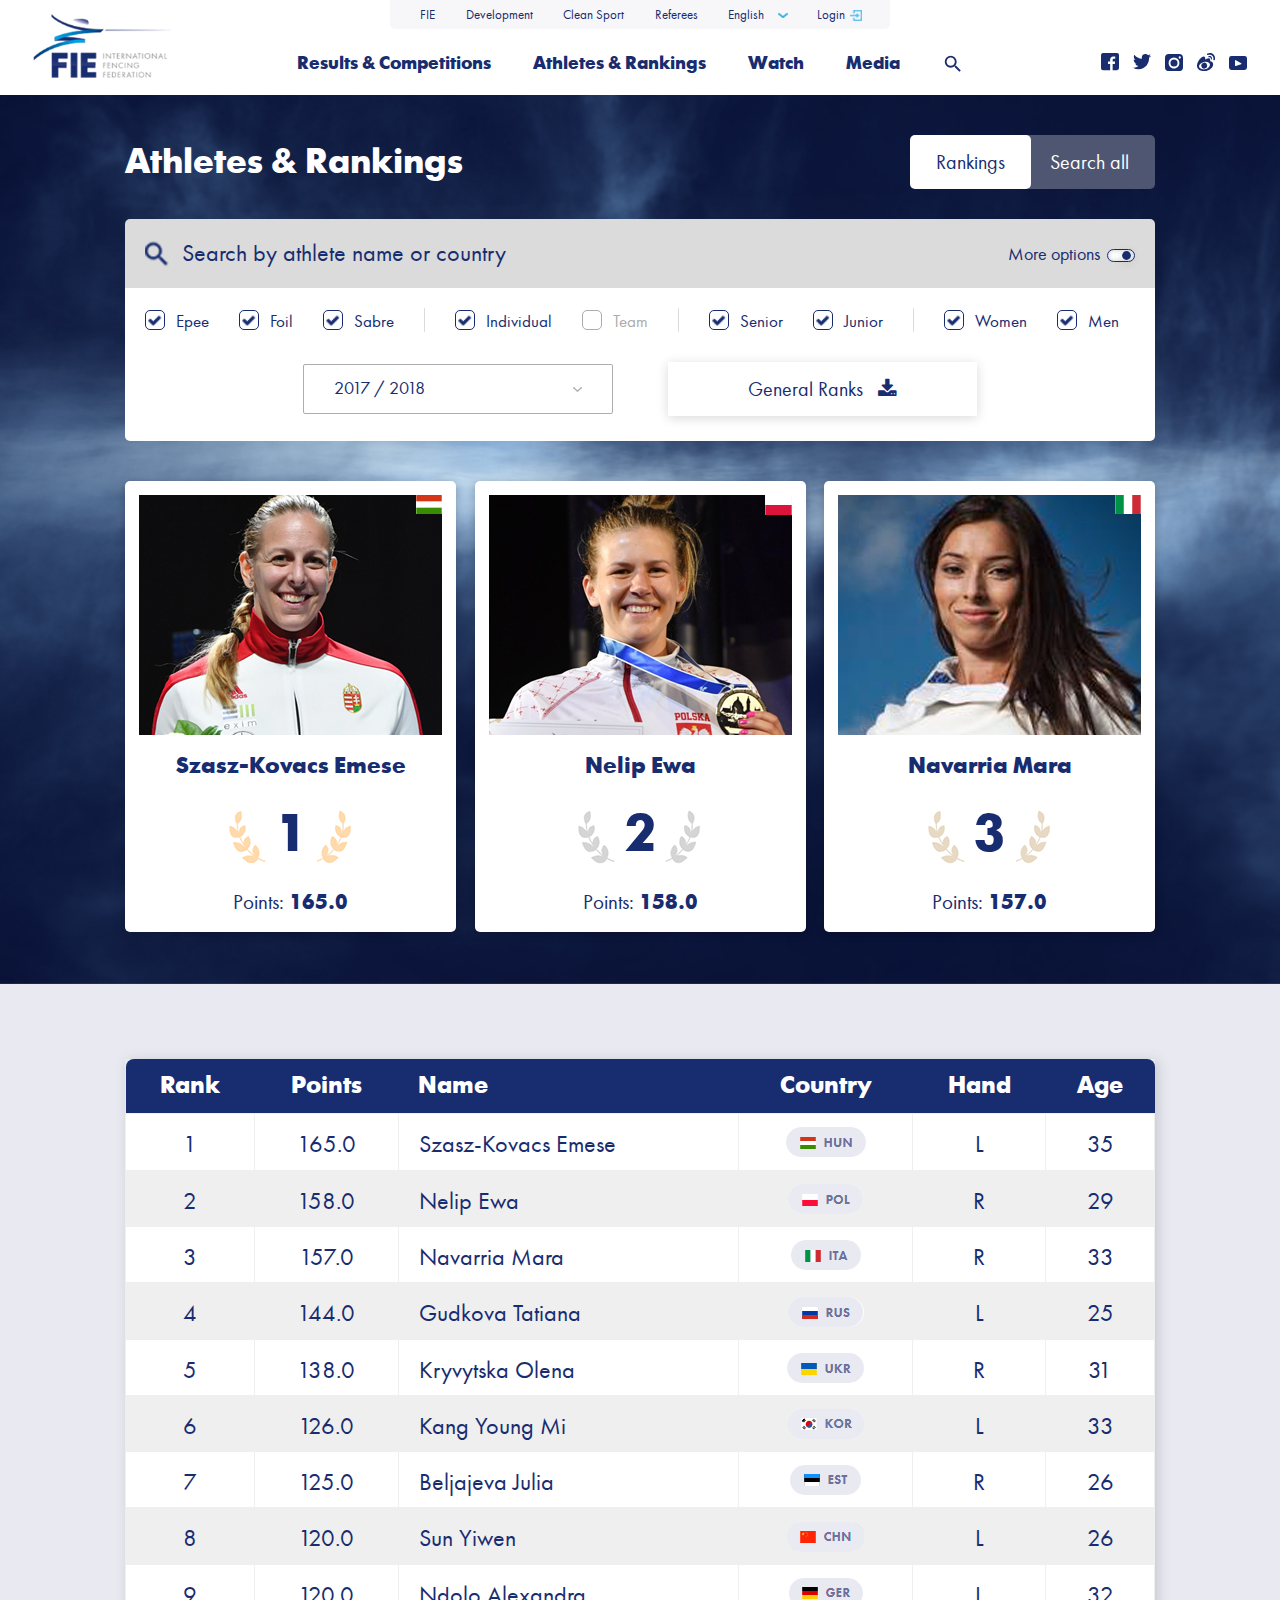
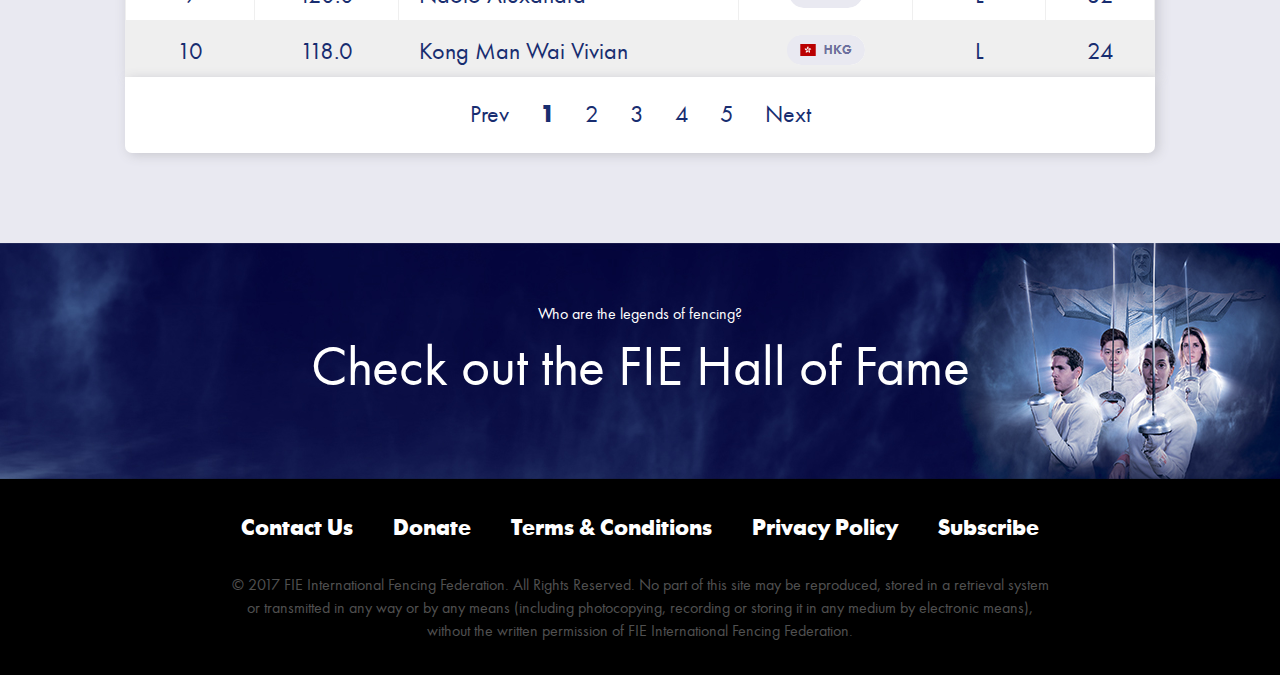
<file: Athletes_ranking.html>
<!DOCTYPE html>
<html>
<head>
	<meta http-equiv="Content-Type" content="text/html; charset=UTF-8"/>
	<meta name="viewport" content="width=device-width, initial-scale=1.0"/>
	<title></title>
	<link rel="stylesheet" href="css/bootstrap.min.css"/>
	<link rel="stylesheet" href="css/owl.carousel.min.css"/>
	<link rel="stylesheet" href="css/screen.css"/>
	<link rel="stylesheet" href="https://cdnjs.cloudflare.com/ajax/libs/font-awesome/4.7.0/css/font-awesome.min.css">
</head>
<body>
	
	<div class="xs-menu">
		<div class="top">
			<a href="/">
				<img src="img/icons/log-xs.jpg" alt="icon"/>
			</a>
			<div>
				<p>Menu</p>
				<button type="button" class="mobile-toggle">
				  	<span class="mobile-toggle__icon"></span>
				</button>
			</div>
		</div>
		<div class="sub">
			<div class="flex-parent large">
				<a href="#">Athletes & Rankings</a>
				<a href="#">Results & Competitions</a>
				<a href="#">Watch</a>
				<a href="#">Media</a>
			</div>
			<div class="flex-parent small">
				<a href="#">FIE</a>
				<a href="#">Development</a>
				<a href="#">Clean Sport</a>
				<a href="#">Referees</a>
				<div class="s-wr">
					<select>
						<option value="en"><a href="#">English</a></option>
						<option value="fr"><a href="#">Français</a></option>
						<option value="es"><a href="#">Español</a></option>
					</select>
				</div>
				<div class="s-wr">
					<a href="#">Login</a>
				</div>
			</div>
			<div class="flex-parent social">
				<a href="#">
					<svg width="100%" viewBox="0 0 24 24" xmlns="http://www.w3.org/2000/svg"><path d="M9.5,3A6.5,6.5 0 0,1 16,9.5C16,11.11 15.41,12.59 14.44,13.73L14.71,14H15.5L20.5,19L19,20.5L14,15.5V14.71L13.73,14.44C12.59,15.41 11.11,16 9.5,16A6.5,6.5 0 0,1 3,9.5A6.5,6.5 0 0,1 9.5,3M9.5,5C7,5 5,7 5,9.5C5,12 7,14 9.5,14C12,14 14,12 14,9.5C14,7 12,5 9.5,5Z"></path></svg>
				</a>
				<a href="#">
					<svg width="100%" viewBox="0 0 17 17" xmlns="http://www.w3.org/2000/svg"><path d="m15.06 0h-13.06a2 2 0 0 0 -2 2v12.3a2 2 0 0 0 2 2h6.62v-5.92h-2v-2.32h2v-1.7a2.81 2.81 0 0 1 3-3.06c.85 0 1.6.06 1.81.09v2.06h-1.22c-1 0-1.17.45-1.17 1.13v1.42h2.32l-.3 2.32h-2.06v5.87h4a2 2 0 0 0 2-2v-12.19a1.94 1.94 0 0 0 -1.94-2z"></path></svg>
				</a>
				<a href="#">
					<svg width="100%" viewBox="0 0 18 16" xmlns="http://www.w3.org/2000/svg"><path d="m18 1.87a5.45 5.45 0 0 1 -2.14.62 3.56 3.56 0 0 0  1.61-2.13 5.7 5.7 0 0 1 -2.32.89 3.79 3.79 0 0 0 -2.67-1.25 3.71 3.71 0 0 0 -3.66 3.83 2.75 2.75 0 0 0  .09.89 10.36 10.36 0 0 1 -7.57-4 3.59 3.59 0 0 0 -.53 2 3.92 3.92 0 0 0  1.6 3.21 3.69 3.69 0 0 1 -1.7-.49v.09a3.75 3.75 0 0 0 2.94 3.74 3.79 3.79 0 0 1 -1 .18 2 2 0 0 1 -.65-.09 3.72 3.72 0 0 0  3.44 2.64 7 7 0 0 1 -4.55 1.72 3 3 0 0 1 -.89-.09 10.16 10.16 0 0 0  5.61 1.69c6.77 0 10.43-5.88 10.43-11v-.49a6.85 6.85 0 0 0 2-2z"></path></svg>
				</a>
				<a href="#">
					<svg width="100%" viewBox="0 0 80 78" xmlns="http://www.w3.org/2000/svg"><path d="m40 24.2a15.8 15.8 0 0 0 0 31.6 15.8 15.8 0 0 0  0-31.6z"></path><path d="m63.08 0h-46.16a16.92 16.92 0 0 0 -16.92 16.92v42.16a16.92 16.92 0 0 0 16.92 16.92h46.16a16.92 16.92 0 0 0 16.92-16.92v-42.16a16.92 16.92 0 0 0 -16.92-16.92zm7.62 15.7a5.1 5.1 0 1 1 -5.1-5.2 5.14 5.14 0 0 1  5.1 5.2zm-6.7 24.3c0 13.5-10.8 24.5-24 24.5s-24-11-24-24.5a24.24 24.24 0 0 1 24-24.5 24.18 24.18 0 0 1  24 24.5z"></path></svg>
				</a>
				<a href="#">
					<svg width="100%" viewBox="0 0 80 80" xmlns="http://www.w3.org/2000/svg"><path d="m60.29 36.92c-3.37-.21-2.06-2.42-2.06-2.42s2.34-6.36-2.11-10.07c-5.5-4.56-16.12 3.16-16.12 3.16-4.18 2.2-3.34-.2-3.26-4.08-.65-4.46-3.11-11.8-14.16-5.55s-18.81 23.49-18.81 23.49c-5.47 11.5-3.37 19.42-3.37 19.42 4.32 17.52 21.91 19.83 35.21 19 13.99-.87 31.69-10.31 35.39-24.62s-7.35-18.1-10.72-18.33zm-24.66 35.39c-13.34 2.69-25.19-2.57-26.52-11.78s8.44-18.28 21.77-21 25 1.35 26.37 10.55-8.25 19.55-21.62 22.23zm29.21-43.66a2.44 2.44 0 0 0 2-2.42 1.3 1.3 0 0 0  0-.27c-.61-16.8-15.14-11.67-15.14-11.67a2.48 2.48 0 0 0 -2 2.85 2.43 2.43 0 0 0  2.75 2.1c10.39-4.07 9.62 7.33 9.62 7.33a2.41 2.41 0 0 0 2.76 2.08zm-5.93-28.58a29.5 29.5 0 0 0 -11.91 1.93c-.12 0-.21.16-.32.19a.13.13 0 0 0 -.07.08 3.66 3.66 0 0 0 -2 3.87 3.55 3.55 0 0 0  4 3.06 16.57 16.57 0 0 0  3-1.25c1.19-.71 11.92-2.22 18.57 6.16 3.86 6.26 2.89 11 2.8 11.75a10.87 10.87 0 0 0 -.2 3.57 3.24 3.24 0 0 0  3.94 2.7c1.6-.24 2.92-.67 2.92-3.53h0c2.86-20.47-11.16-27.73-20.73-28.53zm-28.78 42.78a13.3 13.3 0 0 0 -10.95 15.15 13.06 13.06 0 0 0  14.82 11.25 13.3 13.3 0 0 0  11-15.16 13.06 13.06 0 0 0 -14.87-11.24z"></path></svg>
				</a>
				<a href="#">
					<svg width="100%" viewBox="0 0 80 65" xmlns="http://www.w3.org/2000/svg"><path d="m69.11 0h-58.22a10.89 10.89 0 0 0 -10.89 10.89v40.22a10.89 10.89 0 0 0 10.89 10.89h58.22a10.89 10.89 0 0 0 10.89-10.89v-40.22a10.89 10.89 0 0 0 -10.89-10.89zm-15.3 36.44-23.81 8.02a2.52 2.52 0 0 1 -3.3-2.36v-21.4a2.53 2.53 0 0 1 3.78-2.17l23.76 13.38a2.48 2.48 0 0 1 -.43 4.53z"></path></svg>
				</a>
			</div>
		</div>
	</div>

	<header>
		<div class="container">
			<div class="row">
				<div class="col-xs-12">
					<ul class="tools">
						<li><a href="#">FIE</a></li>
						<li><a href="#">Development</a></li>
						<li><a href="#">Clean Sport</a></li>
						<li><a href="#">Referees</a></li>
						<li>
							<select>
								<option value="en"><a href="#">English</a></option>
								<option value="fr"><a href="#">Français</a></option>
								<option value="es"><a href="#">Español</a></option>
							</select>
						</li>
						<li><a href="#">Login</a></li>
					</ul>
				</div>
			</div>
		</div>

		<div class="primary-menu">
			<a href="/" class="logo">
				<img src="img/icons/logo.png" alt="logo"/>
			</a>
			<ul class="menu">
				<li><a href="#">Results & Competitions</a></li>
				<li><a href="#">Athletes & Rankings</a></li>
				<li><a href="#">Watch</a></li>
				<li><a href="#">Media</a></li>
				<li>
					<a href="#">
						<svg width="100%" viewBox="0 0 24 24" xmlns="http://www.w3.org/2000/svg"><path d="M9.5,3A6.5,6.5 0 0,1 16,9.5C16,11.11 15.41,12.59 14.44,13.73L14.71,14H15.5L20.5,19L19,20.5L14,15.5V14.71L13.73,14.44C12.59,15.41 11.11,16 9.5,16A6.5,6.5 0 0,1 3,9.5A6.5,6.5 0 0,1 9.5,3M9.5,5C7,5 5,7 5,9.5C5,12 7,14 9.5,14C12,14 14,12 14,9.5C14,7 12,5 9.5,5Z"></path></svg>
					</a>
				</li>
			</ul>
			<button class="follow-us">Follow Us</button>
			<ul class="socials">
				<li>
					<a href="#">
						<svg width="100%" viewBox="0 0 17 17" xmlns="http://www.w3.org/2000/svg"><path d="m15.06 0h-13.06a2 2 0 0 0 -2 2v12.3a2 2 0 0 0 2 2h6.62v-5.92h-2v-2.32h2v-1.7a2.81 2.81 0 0 1 3-3.06c.85 0 1.6.06 1.81.09v2.06h-1.22c-1 0-1.17.45-1.17 1.13v1.42h2.32l-.3 2.32h-2.06v5.87h4a2 2 0 0 0 2-2v-12.19a1.94 1.94 0 0 0 -1.94-2z"></path></svg>
					</a>
				</li>
				<li>
					<a href="#">
						<svg width="100%" viewBox="0 0 18 16" xmlns="http://www.w3.org/2000/svg"><path d="m18 1.87a5.45 5.45 0 0 1 -2.14.62 3.56 3.56 0 0 0  1.61-2.13 5.7 5.7 0 0 1 -2.32.89 3.79 3.79 0 0 0 -2.67-1.25 3.71 3.71 0 0 0 -3.66 3.83 2.75 2.75 0 0 0  .09.89 10.36 10.36 0 0 1 -7.57-4 3.59 3.59 0 0 0 -.53 2 3.92 3.92 0 0 0  1.6 3.21 3.69 3.69 0 0 1 -1.7-.49v.09a3.75 3.75 0 0 0 2.94 3.74 3.79 3.79 0 0 1 -1 .18 2 2 0 0 1 -.65-.09 3.72 3.72 0 0 0  3.44 2.64 7 7 0 0 1 -4.55 1.72 3 3 0 0 1 -.89-.09 10.16 10.16 0 0 0  5.61 1.69c6.77 0 10.43-5.88 10.43-11v-.49a6.85 6.85 0 0 0 2-2z"></path></svg>
					</a>
				</li>
				<li>
					<a href="#">
						<svg width="100%" viewBox="0 0 80 78" xmlns="http://www.w3.org/2000/svg"><path d="m40 24.2a15.8 15.8 0 0 0 0 31.6 15.8 15.8 0 0 0  0-31.6z"></path><path d="m63.08 0h-46.16a16.92 16.92 0 0 0 -16.92 16.92v42.16a16.92 16.92 0 0 0 16.92 16.92h46.16a16.92 16.92 0 0 0 16.92-16.92v-42.16a16.92 16.92 0 0 0 -16.92-16.92zm7.62 15.7a5.1 5.1 0 1 1 -5.1-5.2 5.14 5.14 0 0 1  5.1 5.2zm-6.7 24.3c0 13.5-10.8 24.5-24 24.5s-24-11-24-24.5a24.24 24.24 0 0 1 24-24.5 24.18 24.18 0 0 1  24 24.5z"></path></svg>
					</a>
				</li>
				<li>
					<a href="#">
						<svg width="100%" viewBox="0 0 80 80" xmlns="http://www.w3.org/2000/svg"><path d="m60.29 36.92c-3.37-.21-2.06-2.42-2.06-2.42s2.34-6.36-2.11-10.07c-5.5-4.56-16.12 3.16-16.12 3.16-4.18 2.2-3.34-.2-3.26-4.08-.65-4.46-3.11-11.8-14.16-5.55s-18.81 23.49-18.81 23.49c-5.47 11.5-3.37 19.42-3.37 19.42 4.32 17.52 21.91 19.83 35.21 19 13.99-.87 31.69-10.31 35.39-24.62s-7.35-18.1-10.72-18.33zm-24.66 35.39c-13.34 2.69-25.19-2.57-26.52-11.78s8.44-18.28 21.77-21 25 1.35 26.37 10.55-8.25 19.55-21.62 22.23zm29.21-43.66a2.44 2.44 0 0 0 2-2.42 1.3 1.3 0 0 0  0-.27c-.61-16.8-15.14-11.67-15.14-11.67a2.48 2.48 0 0 0 -2 2.85 2.43 2.43 0 0 0  2.75 2.1c10.39-4.07 9.62 7.33 9.62 7.33a2.41 2.41 0 0 0 2.76 2.08zm-5.93-28.58a29.5 29.5 0 0 0 -11.91 1.93c-.12 0-.21.16-.32.19a.13.13 0 0 0 -.07.08 3.66 3.66 0 0 0 -2 3.87 3.55 3.55 0 0 0  4 3.06 16.57 16.57 0 0 0  3-1.25c1.19-.71 11.92-2.22 18.57 6.16 3.86 6.26 2.89 11 2.8 11.75a10.87 10.87 0 0 0 -.2 3.57 3.24 3.24 0 0 0  3.94 2.7c1.6-.24 2.92-.67 2.92-3.53h0c2.86-20.47-11.16-27.73-20.73-28.53zm-28.78 42.78a13.3 13.3 0 0 0 -10.95 15.15 13.06 13.06 0 0 0  14.82 11.25 13.3 13.3 0 0 0  11-15.16 13.06 13.06 0 0 0 -14.87-11.24z"></path></svg>
					</a>
				</li>
				<li>
					<a href="#">
						<svg width="100%" viewBox="0 0 80 65" xmlns="http://www.w3.org/2000/svg"><path d="m69.11 0h-58.22a10.89 10.89 0 0 0 -10.89 10.89v40.22a10.89 10.89 0 0 0 10.89 10.89h58.22a10.89 10.89 0 0 0 10.89-10.89v-40.22a10.89 10.89 0 0 0 -10.89-10.89zm-15.3 36.44-23.81 8.02a2.52 2.52 0 0 1 -3.3-2.36v-21.4a2.53 2.53 0 0 1 3.78-2.17l23.76 13.38a2.48 2.48 0 0 1 -.43 4.53z"></path></svg>
					</a>
				</li>
			</ul>
		</div>
	</header>
	
	<section class="athletes-rankings">
		<div class="container small">
			<div class="row">
				<div class="col-xs-12">
					<div class="flex-parent">
						<p class="athletes-rankings-h">Athletes & Rankings</p>
						<div class="links">
							<a href="#" class="active">Rankings</a>
							<a href="#">Search all</a>
						</div>
					</div>
					<form>
						<div class="filter-wrapper">
							<div class="top-row">
								<div class="search-container">
									<input type="text" placeholder="Search by athlete name or country" />
								</div>
								<div class="check-container">
									<span>More options</span>
									<input type="checkbox" class="check" checked />
									<button type="submit">Search</button>
								</div>
							</div>
							<div class="sub-row">
								<div class="checkbox-row">
									<div class="indicators">
										<label>
											<input type="checkbox" checked="checked"><i></i>
											<span>Epee</span>
										</label>
										<label>
											<input type="checkbox" checked="checked"><i></i>
											<span>Foil</span>
										</label>
										<label>
											<input type="checkbox" checked="checked"><i></i>
											<span>Sabre</span>
										</label>
									</div>
									<div class="indicators">
										<label>
											<input type="checkbox" checked="checked"><i></i>
											<span>Individual</span>
										</label>
										<label>
											<input type="checkbox"><i></i>
											<span>Team</span>
										</label>
									</div>
									<div class="indicators">
										<label>
											<input type="checkbox" checked="checked"><i></i>
											<span>Senior</span>
										</label>
										<label>
											<input type="checkbox" checked="checked"><i></i>
											<span>Junior</span>
										</label>
									</div>
									<div class="indicators">
										<label>
											<input type="checkbox" checked="checked"><i></i>
											<span>Women</span>
										</label>
										<label>
											<input type="checkbox" checked="checked"><i></i>
											<span>Men</span>
										</label>
									</div>
								</div>
								<div class="select-row">
									<select>
										<option value="">2017 / 2018</option>
										<option value="">2015 / 2016</option>
										<option value="">2013 / 2014</option>
										<option value="">2011 / 2012</option>
									</select>
									<a href="#" class="download">General Ranks <i class="fa fa-download"></i></a>
								</div>
							</div>
						</div>
					</form>

					<div class="flex-cards">
						<a href="#" class="card">
							<img src="img/fc1.jpg" alt="alt"/>
							<p class="name">Szasz-Kovacs Emese</p>
							<p class="count">1</p>
							<p class="points">Points: <b>165.0</b></p>
						</a>
						<a href="#" class="card">
							<img src="img/fc2.jpg" alt="alt"/>
							<p class="name">Nelip Ewa</p>
							<p class="count c2">2</p>
							<p class="points">Points: <b>158.0</b></p>
						</a>
						<a href="#" class="card">
							<img src="img/fc3.jpg" alt="alt"/>
							<p class="name">Navarria Mara</p>
							<p class="count c3">3</p>
							<p class="points">Points: <b>157.0</b></p>
						</a>
					</div>
				</div>
			</div>
		</div>	
	</section>

	<section class="athletes-rankings-table">
		<section class="statistics-table">
			<div class="container small">
				<div class="row">
					<div class="col-xs-12">
						<div class="table-parent">
							<table class="table">
								<tr>
									<th>Rank</th>
									<th>Points</th>
									<th>Name</th>
									<th>Country</th>
									<th>Hand</th>
									<th>Age</th>
								</tr>
								<tr>
									<td>1</td>
									<td>165.0</td>
									<td>Szasz-Kovacs Emese</td>
									<td><img src="img/flags/hun.png" alt="alt"/></td>
									<td>L</td>
									<td>35</td>
								</tr>
								<tr>
									<td>2</td>
									<td>158.0</td>
									<td>Nelip Ewa</td>
									<td><img src="img/flags/pol.png" alt="alt"/></td>
									<td>R</td>
									<td>29</td>
								</tr>
								<tr>
									<td>3</td>
									<td>157.0</td>
									<td>Navarria Mara</td>
									<td><img src="img/flags/ita.png" alt="alt"/></td>
									<td>R</td>
									<td>33</td>
								</tr>
								<tr>
									<td>4</td>
									<td>144.0</td>
									<td>Gudkova Tatiana</td>
									<td><img src="img/flags/rus.png" alt="alt"/></td>
									<td>L</td>
									<td>25</td>
								</tr>
								<tr>
									<td>5</td>
									<td>138.0</td>
									<td>Kryvytska Olena</td>
									<td><img src="img/flags/ukr.png" alt="alt"/></td>
									<td>R</td>
									<td>31</td>
								</tr>
								<tr>
									<td>6</td>
									<td>126.0</td>
									<td>Kang Young Mi</td>
									<td><img src="img/flags/kor.png" alt="alt"/></td>
									<td>L</td>
									<td>33</td>
								</tr>
								<tr>
									<td>7</td>
									<td>125.0</td>
									<td>Beljajeva Julia</td>
									<td><img src="img/flags/est.png" alt="alt"/></td>
									<td>R</td>
									<td>26</td>
								</tr>
								<tr>
									<td>8</td>
									<td>120.0</td>
									<td>Sun Yiwen</td>
									<td><img src="img/flags/chn.png" alt="alt"/></td>
									<td>L</td>
									<td>26</td>
								</tr>
								<tr>
									<td>9</td>
									<td>120.0</td>
									<td>Ndolo Alexandra</td>
									<td><img src="img/flags/ger.png" alt="alt"/></td>
									<td>L</td>
									<td>32</td>
								</tr>
								<tr>
									<td>10</td>
									<td>118.0</td>
									<td>Kong Man Wai Vivian</td>
									<td><img src="img/flags/hkg.png" alt="alt"/></td>
									<td>L</td>
									<td>24</td>
								</tr>
							</table>
							<div class="text-center">
								<ul class="pager">      
									<li><a href="#">Prev</a></li>
									<li><span>1</span></li>
									<li><a href="#">2</a></li>
									<li><a href="#">3</a></li>
									<li><a href="#">4</a></li>
									<li><a href="#">5</a></li>
									<li><a href="#">Next</a></li>
								</ul>
							</div>
						</div>
					</div>
				</div>
			</div>
		</section>
	</section>
	
	<a href="#" class="section-link">
		<u>Who are the legends of fencing?</u>
		<span>Check out the FIE Hall of Fame</span>
	</a>

	<footer>
		<div class="container">
			<div class="row">
				<div class="col-xs-12">
					<ul>
						<li><a href="#">Contact Us</a></li>
						<li><a href="#">Donate</a></li>
						<li><a href="#">Terms & Conditions</a></li>
						<li><a href="#">Privacy Policy</a></li>
						<li><a href="#">Subscribe</a></li>
					</ul>
					<div class="copy">
						&copy; 2017 FIE International Fencing Federation. All Rights Reserved. No part of this site may be reproduced, stored in a retrieval system <br/> or transmitted in any way or by any means (including photocopying, recording or storing it in any medium by electronic means),<br/> without the written permission of FIE International Fencing Federation.
					</div>
				</div>
			</div>
		</div>
	</footer>

	<script type="text/javascript" src="js/jquery-2.2.4.min.js"></script>
	<script type="text/javascript" src="js/bootstrap.min.js"></script>
	<script type="text/javascript" src="js/owl.carousel.min.js"></script>
	<script type="text/javascript" src="js/owl.carousel.min.js"></script>
	<script type="text/javascript" src="js/moment.js"></script>
	<script type="text/javascript" src="js/timezone.js"></script>
	<script type="text/javascript" src="js/scripts.js"></script>
</body>
</html>
</file>
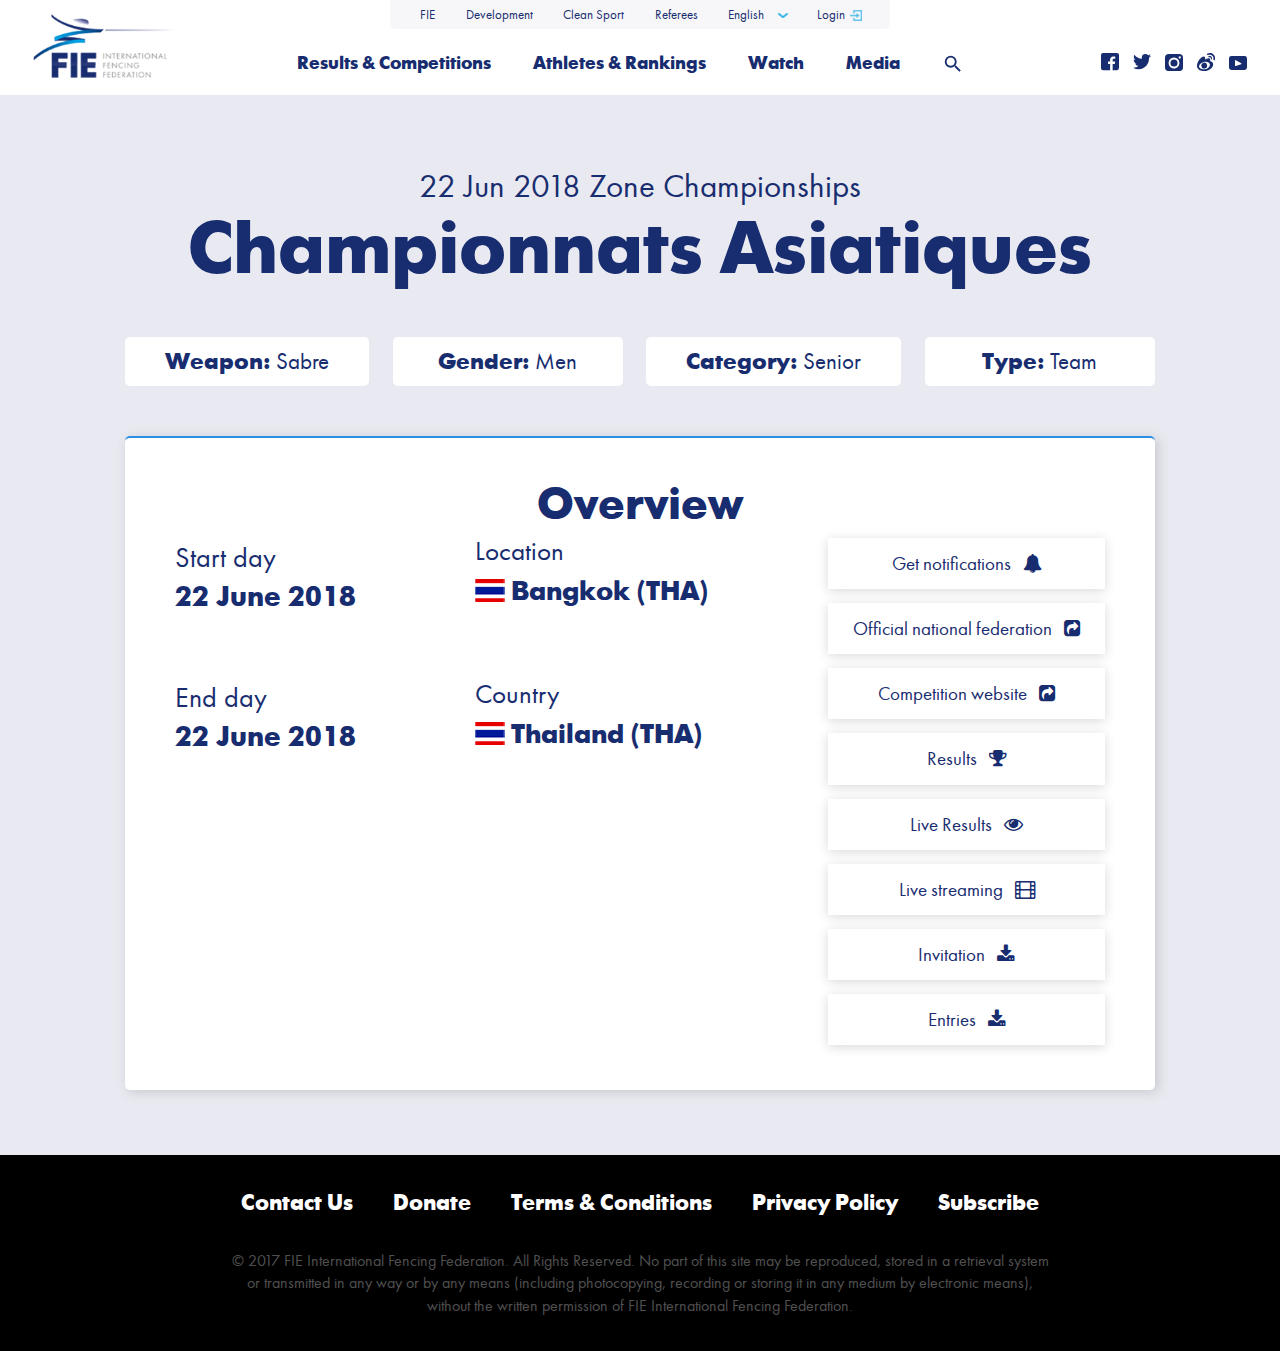
<file: championnats-asiatiques.html>
<!DOCTYPE html>
<html>
<head>
	<meta http-equiv="Content-Type" content="text/html; charset=UTF-8"/>
	<meta name="viewport" content="width=device-width, initial-scale=1.0"/>
	<title></title>
	<link rel="stylesheet" href="css/bootstrap.min.css"/>
	<link rel="stylesheet" href="css/owl.carousel.min.css"/>
	<link rel="stylesheet" href="css/screen.css"/>
	<link rel="stylesheet" href="https://cdnjs.cloudflare.com/ajax/libs/font-awesome/4.7.0/css/font-awesome.min.css">
</head>
<body>
	
	<div class="xs-menu">
		<div class="top">
			<a href="/">
				<img src="img/icons/log-xs.jpg" alt="icon"/>
			</a>
			<div>
				<p>Menu</p>
				<button type="button" class="mobile-toggle">
				  	<span class="mobile-toggle__icon"></span>
				</button>
			</div>
		</div>
		<div class="sub">
			<div class="flex-parent large">
				<a href="#">Athletes & Rankings</a>
				<a href="#">Results & Competitions</a>
				<a href="#">Watch</a>
				<a href="#">Media</a>
			</div>
			<div class="flex-parent small">
				<a href="#">FIE</a>
				<a href="#">Development</a>
				<a href="#">Clean Sport</a>
				<a href="#">Referees</a>
				<div class="s-wr">
					<select>
						<option value="en"><a href="#">English</a></option>
						<option value="fr"><a href="#">Français</a></option>
						<option value="es"><a href="#">Español</a></option>
					</select>
				</div>
				<div class="s-wr">
					<a href="#">Login</a>
				</div>
			</div>
			<div class="flex-parent social">
				<a href="#">
					<svg width="100%" viewBox="0 0 24 24" xmlns="http://www.w3.org/2000/svg"><path d="M9.5,3A6.5,6.5 0 0,1 16,9.5C16,11.11 15.41,12.59 14.44,13.73L14.71,14H15.5L20.5,19L19,20.5L14,15.5V14.71L13.73,14.44C12.59,15.41 11.11,16 9.5,16A6.5,6.5 0 0,1 3,9.5A6.5,6.5 0 0,1 9.5,3M9.5,5C7,5 5,7 5,9.5C5,12 7,14 9.5,14C12,14 14,12 14,9.5C14,7 12,5 9.5,5Z"></path></svg>
				</a>
				<a href="#">
					<svg width="100%" viewBox="0 0 17 17" xmlns="http://www.w3.org/2000/svg"><path d="m15.06 0h-13.06a2 2 0 0 0 -2 2v12.3a2 2 0 0 0 2 2h6.62v-5.92h-2v-2.32h2v-1.7a2.81 2.81 0 0 1 3-3.06c.85 0 1.6.06 1.81.09v2.06h-1.22c-1 0-1.17.45-1.17 1.13v1.42h2.32l-.3 2.32h-2.06v5.87h4a2 2 0 0 0 2-2v-12.19a1.94 1.94 0 0 0 -1.94-2z"></path></svg>
				</a>
				<a href="#">
					<svg width="100%" viewBox="0 0 18 16" xmlns="http://www.w3.org/2000/svg"><path d="m18 1.87a5.45 5.45 0 0 1 -2.14.62 3.56 3.56 0 0 0  1.61-2.13 5.7 5.7 0 0 1 -2.32.89 3.79 3.79 0 0 0 -2.67-1.25 3.71 3.71 0 0 0 -3.66 3.83 2.75 2.75 0 0 0  .09.89 10.36 10.36 0 0 1 -7.57-4 3.59 3.59 0 0 0 -.53 2 3.92 3.92 0 0 0  1.6 3.21 3.69 3.69 0 0 1 -1.7-.49v.09a3.75 3.75 0 0 0 2.94 3.74 3.79 3.79 0 0 1 -1 .18 2 2 0 0 1 -.65-.09 3.72 3.72 0 0 0  3.44 2.64 7 7 0 0 1 -4.55 1.72 3 3 0 0 1 -.89-.09 10.16 10.16 0 0 0  5.61 1.69c6.77 0 10.43-5.88 10.43-11v-.49a6.85 6.85 0 0 0 2-2z"></path></svg>
				</a>
				<a href="#">
					<svg width="100%" viewBox="0 0 80 78" xmlns="http://www.w3.org/2000/svg"><path d="m40 24.2a15.8 15.8 0 0 0 0 31.6 15.8 15.8 0 0 0  0-31.6z"></path><path d="m63.08 0h-46.16a16.92 16.92 0 0 0 -16.92 16.92v42.16a16.92 16.92 0 0 0 16.92 16.92h46.16a16.92 16.92 0 0 0 16.92-16.92v-42.16a16.92 16.92 0 0 0 -16.92-16.92zm7.62 15.7a5.1 5.1 0 1 1 -5.1-5.2 5.14 5.14 0 0 1  5.1 5.2zm-6.7 24.3c0 13.5-10.8 24.5-24 24.5s-24-11-24-24.5a24.24 24.24 0 0 1 24-24.5 24.18 24.18 0 0 1  24 24.5z"></path></svg>
				</a>
				<a href="#">
					<svg width="100%" viewBox="0 0 80 80" xmlns="http://www.w3.org/2000/svg"><path d="m60.29 36.92c-3.37-.21-2.06-2.42-2.06-2.42s2.34-6.36-2.11-10.07c-5.5-4.56-16.12 3.16-16.12 3.16-4.18 2.2-3.34-.2-3.26-4.08-.65-4.46-3.11-11.8-14.16-5.55s-18.81 23.49-18.81 23.49c-5.47 11.5-3.37 19.42-3.37 19.42 4.32 17.52 21.91 19.83 35.21 19 13.99-.87 31.69-10.31 35.39-24.62s-7.35-18.1-10.72-18.33zm-24.66 35.39c-13.34 2.69-25.19-2.57-26.52-11.78s8.44-18.28 21.77-21 25 1.35 26.37 10.55-8.25 19.55-21.62 22.23zm29.21-43.66a2.44 2.44 0 0 0 2-2.42 1.3 1.3 0 0 0  0-.27c-.61-16.8-15.14-11.67-15.14-11.67a2.48 2.48 0 0 0 -2 2.85 2.43 2.43 0 0 0  2.75 2.1c10.39-4.07 9.62 7.33 9.62 7.33a2.41 2.41 0 0 0 2.76 2.08zm-5.93-28.58a29.5 29.5 0 0 0 -11.91 1.93c-.12 0-.21.16-.32.19a.13.13 0 0 0 -.07.08 3.66 3.66 0 0 0 -2 3.87 3.55 3.55 0 0 0  4 3.06 16.57 16.57 0 0 0  3-1.25c1.19-.71 11.92-2.22 18.57 6.16 3.86 6.26 2.89 11 2.8 11.75a10.87 10.87 0 0 0 -.2 3.57 3.24 3.24 0 0 0  3.94 2.7c1.6-.24 2.92-.67 2.92-3.53h0c2.86-20.47-11.16-27.73-20.73-28.53zm-28.78 42.78a13.3 13.3 0 0 0 -10.95 15.15 13.06 13.06 0 0 0  14.82 11.25 13.3 13.3 0 0 0  11-15.16 13.06 13.06 0 0 0 -14.87-11.24z"></path></svg>
				</a>
				<a href="#">
					<svg width="100%" viewBox="0 0 80 65" xmlns="http://www.w3.org/2000/svg"><path d="m69.11 0h-58.22a10.89 10.89 0 0 0 -10.89 10.89v40.22a10.89 10.89 0 0 0 10.89 10.89h58.22a10.89 10.89 0 0 0 10.89-10.89v-40.22a10.89 10.89 0 0 0 -10.89-10.89zm-15.3 36.44-23.81 8.02a2.52 2.52 0 0 1 -3.3-2.36v-21.4a2.53 2.53 0 0 1 3.78-2.17l23.76 13.38a2.48 2.48 0 0 1 -.43 4.53z"></path></svg>
				</a>
			</div>
		</div>
	</div>

	<header>
		<div class="container">
			<div class="row">
				<div class="col-xs-12">
					<ul class="tools">
						<li><a href="#">FIE</a></li>
						<li><a href="#">Development</a></li>
						<li><a href="#">Clean Sport</a></li>
						<li><a href="#">Referees</a></li>
						<li>
							<select>
								<option value="en"><a href="#">English</a></option>
								<option value="fr"><a href="#">Français</a></option>
								<option value="es"><a href="#">Español</a></option>
							</select>
						</li>
						<li><a href="#">Login</a></li>
					</ul>
				</div>
			</div>
		</div>

		<div class="primary-menu">
			<a href="/" class="logo">
				<img src="img/icons/logo.png" alt="logo"/>
			</a>
			<ul class="menu">
				<li><a href="#">Results & Competitions</a></li>
				<li><a href="#">Athletes & Rankings</a></li>
				<li><a href="#">Watch</a></li>
				<li><a href="#">Media</a></li>
				<li>
					<a href="#">
						<svg width="100%" viewBox="0 0 24 24" xmlns="http://www.w3.org/2000/svg"><path d="M9.5,3A6.5,6.5 0 0,1 16,9.5C16,11.11 15.41,12.59 14.44,13.73L14.71,14H15.5L20.5,19L19,20.5L14,15.5V14.71L13.73,14.44C12.59,15.41 11.11,16 9.5,16A6.5,6.5 0 0,1 3,9.5A6.5,6.5 0 0,1 9.5,3M9.5,5C7,5 5,7 5,9.5C5,12 7,14 9.5,14C12,14 14,12 14,9.5C14,7 12,5 9.5,5Z"></path></svg>
					</a>
				</li>
			</ul>
			<button class="follow-us">Follow Us</button>
			<ul class="socials">
				<li>
					<a href="#">
						<svg width="100%" viewBox="0 0 17 17" xmlns="http://www.w3.org/2000/svg"><path d="m15.06 0h-13.06a2 2 0 0 0 -2 2v12.3a2 2 0 0 0 2 2h6.62v-5.92h-2v-2.32h2v-1.7a2.81 2.81 0 0 1 3-3.06c.85 0 1.6.06 1.81.09v2.06h-1.22c-1 0-1.17.45-1.17 1.13v1.42h2.32l-.3 2.32h-2.06v5.87h4a2 2 0 0 0 2-2v-12.19a1.94 1.94 0 0 0 -1.94-2z"></path></svg>
					</a>
				</li>
				<li>
					<a href="#">
						<svg width="100%" viewBox="0 0 18 16" xmlns="http://www.w3.org/2000/svg"><path d="m18 1.87a5.45 5.45 0 0 1 -2.14.62 3.56 3.56 0 0 0  1.61-2.13 5.7 5.7 0 0 1 -2.32.89 3.79 3.79 0 0 0 -2.67-1.25 3.71 3.71 0 0 0 -3.66 3.83 2.75 2.75 0 0 0  .09.89 10.36 10.36 0 0 1 -7.57-4 3.59 3.59 0 0 0 -.53 2 3.92 3.92 0 0 0  1.6 3.21 3.69 3.69 0 0 1 -1.7-.49v.09a3.75 3.75 0 0 0 2.94 3.74 3.79 3.79 0 0 1 -1 .18 2 2 0 0 1 -.65-.09 3.72 3.72 0 0 0  3.44 2.64 7 7 0 0 1 -4.55 1.72 3 3 0 0 1 -.89-.09 10.16 10.16 0 0 0  5.61 1.69c6.77 0 10.43-5.88 10.43-11v-.49a6.85 6.85 0 0 0 2-2z"></path></svg>
					</a>
				</li>
				<li>
					<a href="#">
						<svg width="100%" viewBox="0 0 80 78" xmlns="http://www.w3.org/2000/svg"><path d="m40 24.2a15.8 15.8 0 0 0 0 31.6 15.8 15.8 0 0 0  0-31.6z"></path><path d="m63.08 0h-46.16a16.92 16.92 0 0 0 -16.92 16.92v42.16a16.92 16.92 0 0 0 16.92 16.92h46.16a16.92 16.92 0 0 0 16.92-16.92v-42.16a16.92 16.92 0 0 0 -16.92-16.92zm7.62 15.7a5.1 5.1 0 1 1 -5.1-5.2 5.14 5.14 0 0 1  5.1 5.2zm-6.7 24.3c0 13.5-10.8 24.5-24 24.5s-24-11-24-24.5a24.24 24.24 0 0 1 24-24.5 24.18 24.18 0 0 1  24 24.5z"></path></svg>
					</a>
				</li>
				<li>
					<a href="#">
						<svg width="100%" viewBox="0 0 80 80" xmlns="http://www.w3.org/2000/svg"><path d="m60.29 36.92c-3.37-.21-2.06-2.42-2.06-2.42s2.34-6.36-2.11-10.07c-5.5-4.56-16.12 3.16-16.12 3.16-4.18 2.2-3.34-.2-3.26-4.08-.65-4.46-3.11-11.8-14.16-5.55s-18.81 23.49-18.81 23.49c-5.47 11.5-3.37 19.42-3.37 19.42 4.32 17.52 21.91 19.83 35.21 19 13.99-.87 31.69-10.31 35.39-24.62s-7.35-18.1-10.72-18.33zm-24.66 35.39c-13.34 2.69-25.19-2.57-26.52-11.78s8.44-18.28 21.77-21 25 1.35 26.37 10.55-8.25 19.55-21.62 22.23zm29.21-43.66a2.44 2.44 0 0 0 2-2.42 1.3 1.3 0 0 0  0-.27c-.61-16.8-15.14-11.67-15.14-11.67a2.48 2.48 0 0 0 -2 2.85 2.43 2.43 0 0 0  2.75 2.1c10.39-4.07 9.62 7.33 9.62 7.33a2.41 2.41 0 0 0 2.76 2.08zm-5.93-28.58a29.5 29.5 0 0 0 -11.91 1.93c-.12 0-.21.16-.32.19a.13.13 0 0 0 -.07.08 3.66 3.66 0 0 0 -2 3.87 3.55 3.55 0 0 0  4 3.06 16.57 16.57 0 0 0  3-1.25c1.19-.71 11.92-2.22 18.57 6.16 3.86 6.26 2.89 11 2.8 11.75a10.87 10.87 0 0 0 -.2 3.57 3.24 3.24 0 0 0  3.94 2.7c1.6-.24 2.92-.67 2.92-3.53h0c2.86-20.47-11.16-27.73-20.73-28.53zm-28.78 42.78a13.3 13.3 0 0 0 -10.95 15.15 13.06 13.06 0 0 0  14.82 11.25 13.3 13.3 0 0 0  11-15.16 13.06 13.06 0 0 0 -14.87-11.24z"></path></svg>
					</a>
				</li>
				<li>
					<a href="#">
						<svg width="100%" viewBox="0 0 80 65" xmlns="http://www.w3.org/2000/svg"><path d="m69.11 0h-58.22a10.89 10.89 0 0 0 -10.89 10.89v40.22a10.89 10.89 0 0 0 10.89 10.89h58.22a10.89 10.89 0 0 0 10.89-10.89v-40.22a10.89 10.89 0 0 0 -10.89-10.89zm-15.3 36.44-23.81 8.02a2.52 2.52 0 0 1 -3.3-2.36v-21.4a2.53 2.53 0 0 1 3.78-2.17l23.76 13.38a2.48 2.48 0 0 1 -.43 4.53z"></path></svg>
					</a>
				</li>
			</ul>
		</div>
	</header>
	
	<section class="championnats-asiatiques">
		<div class="container small">
			<div class="row">
				<div class="col-xs-12">
					<p class="date">22 Jun 2018   Zone Championships</p>
					<p class="championnats-asiatiques-h">Championnats Asiatiques</p>
					<div class="flex-parent">
						<p><b>Weapon:</b> Sabre</p>
						<p><b>Gender:</b> Men</p>
						<p><b>Category:</b> Senior</p>
						<p><b>Type:</b> Team</p>
					</div>
					<div class="overview">
						<p class="overview-h">Overview</p>
						<div class="flex-overview">
							<div class="left">
								<p>Start day <b>22 June 2018</b></p>
								<p>End day <b>22 June 2018</b></p>
							</div>
							<div class="center">
								<div>
									<p>Location</p>
									<b>
										<img src="img/flags/pha.png" alt="alt"/>
										Bangkok (THA)
									</b>
								</div>
								<div>
									<p>Country</p>
									<b>
										<img src="img/flags/pha.png" alt="alt"/>
										Thailand (THA)
									</b>
								</div>
							</div>
							<div class="right">
								<a href="#">Get notifications <i class="fa fa-bell"></i></a>
								<a href="#">Official national federation <i class="fa fa-share-square"></i></a>
								<a href="#">Competition website <i class="fa fa-share-square"></i></a>
								<a href="#">Results <i class="fa fa-trophy"></i></a>
								<a href="#">Live Results <i class="fa fa-eye"></i></a>
								<a href="#">Live streaming <i class="fa fa-film"></i></a>
								<a href="#">Invitation <i class="fa fa-download"></i></a>
								<a href="#">Entries <i class="fa fa-download"></i></a>
							</div>
						</div>
					</div>
				</div>
			</div>
		</div>
	</section>

	<footer>
		<div class="container">
			<div class="row">
				<div class="col-xs-12">
					<ul>
						<li><a href="#">Contact Us</a></li>
						<li><a href="#">Donate</a></li>
						<li><a href="#">Terms & Conditions</a></li>
						<li><a href="#">Privacy Policy</a></li>
						<li><a href="#">Subscribe</a></li>
					</ul>
					<div class="copy">
						&copy; 2017 FIE International Fencing Federation. All Rights Reserved. No part of this site may be reproduced, stored in a retrieval system <br/> or transmitted in any way or by any means (including photocopying, recording or storing it in any medium by electronic means),<br/> without the written permission of FIE International Fencing Federation.
					</div>
				</div>
			</div>
		</div>
	</footer>

	<script type="text/javascript" src="js/jquery-2.2.4.min.js"></script>
	<script type="text/javascript" src="js/bootstrap.min.js"></script>
	<script type="text/javascript" src="js/owl.carousel.min.js"></script>
	<script type="text/javascript" src="js/owl.carousel.min.js"></script>
	<script type="text/javascript" src="js/moment.js"></script>
	<script type="text/javascript" src="js/timezone.js"></script>
	<script type="text/javascript" src="js/scripts.js"></script>
</body>
</html>
</file>
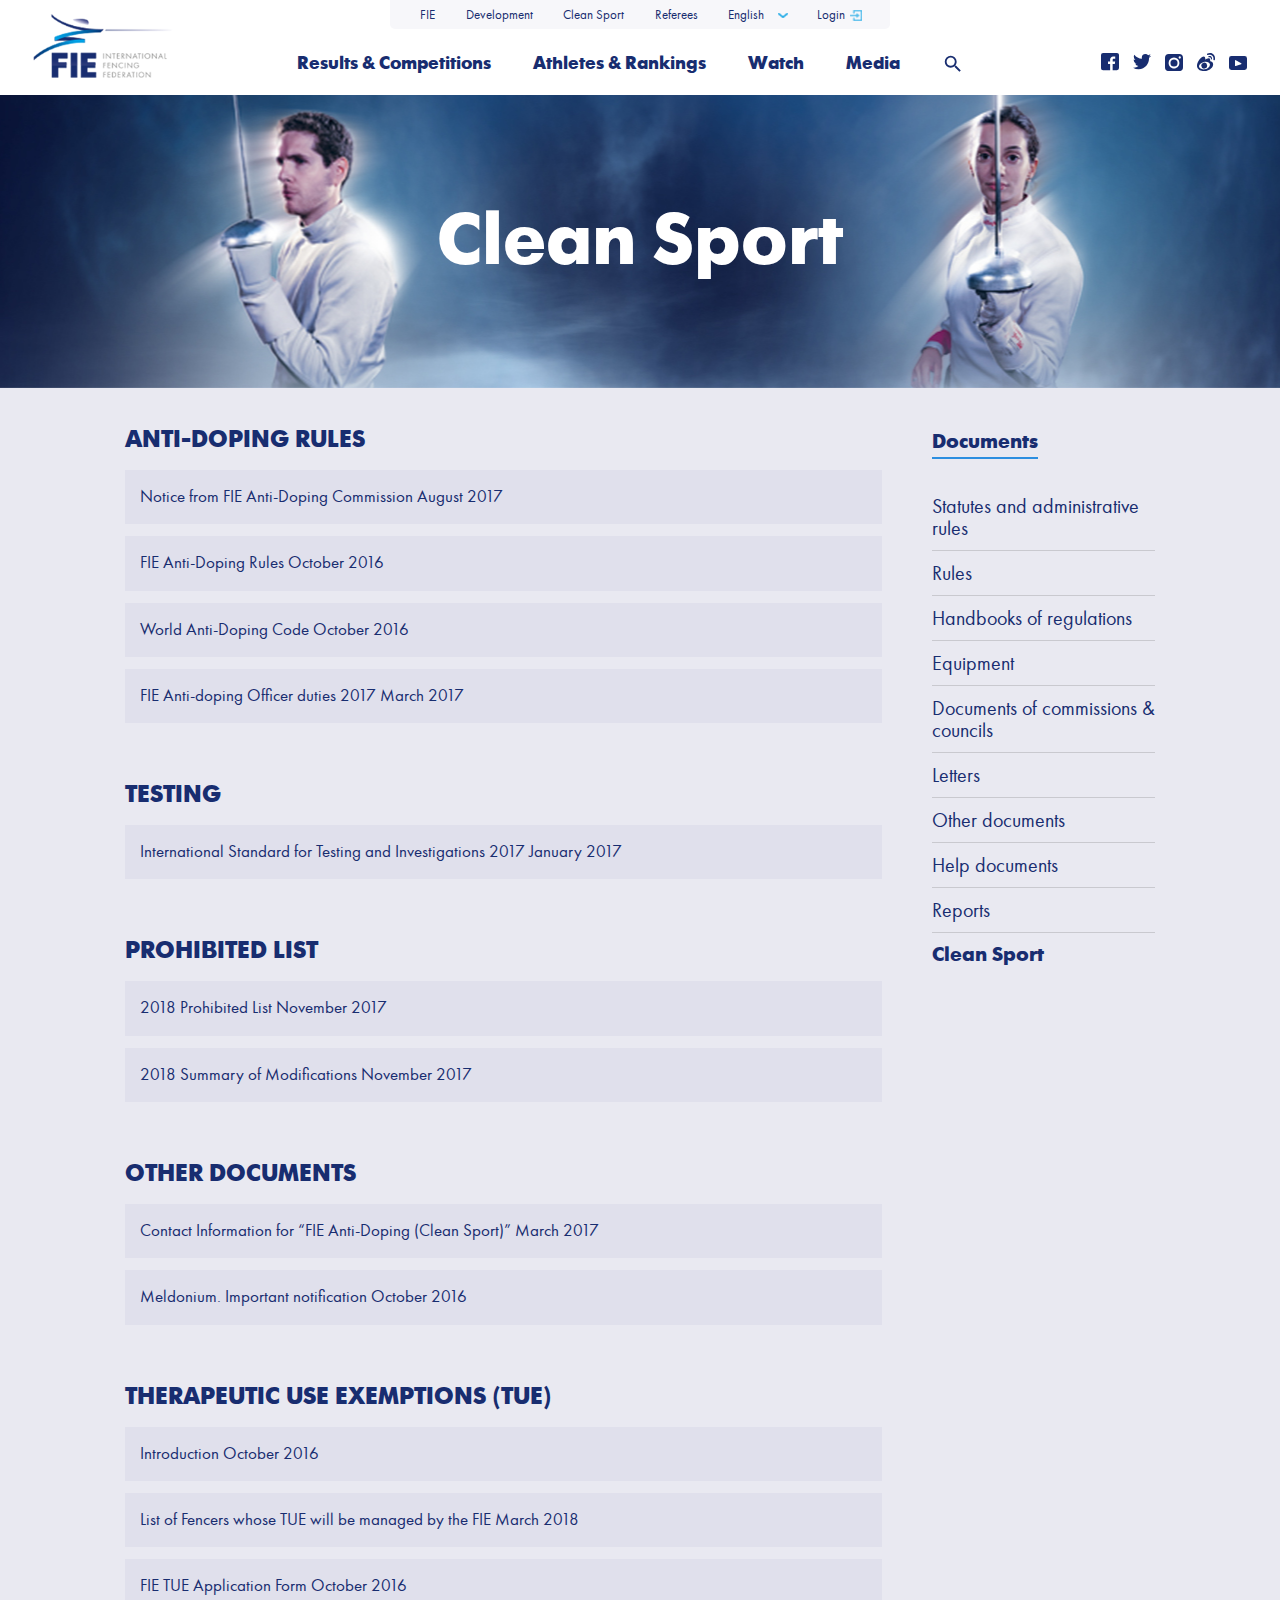
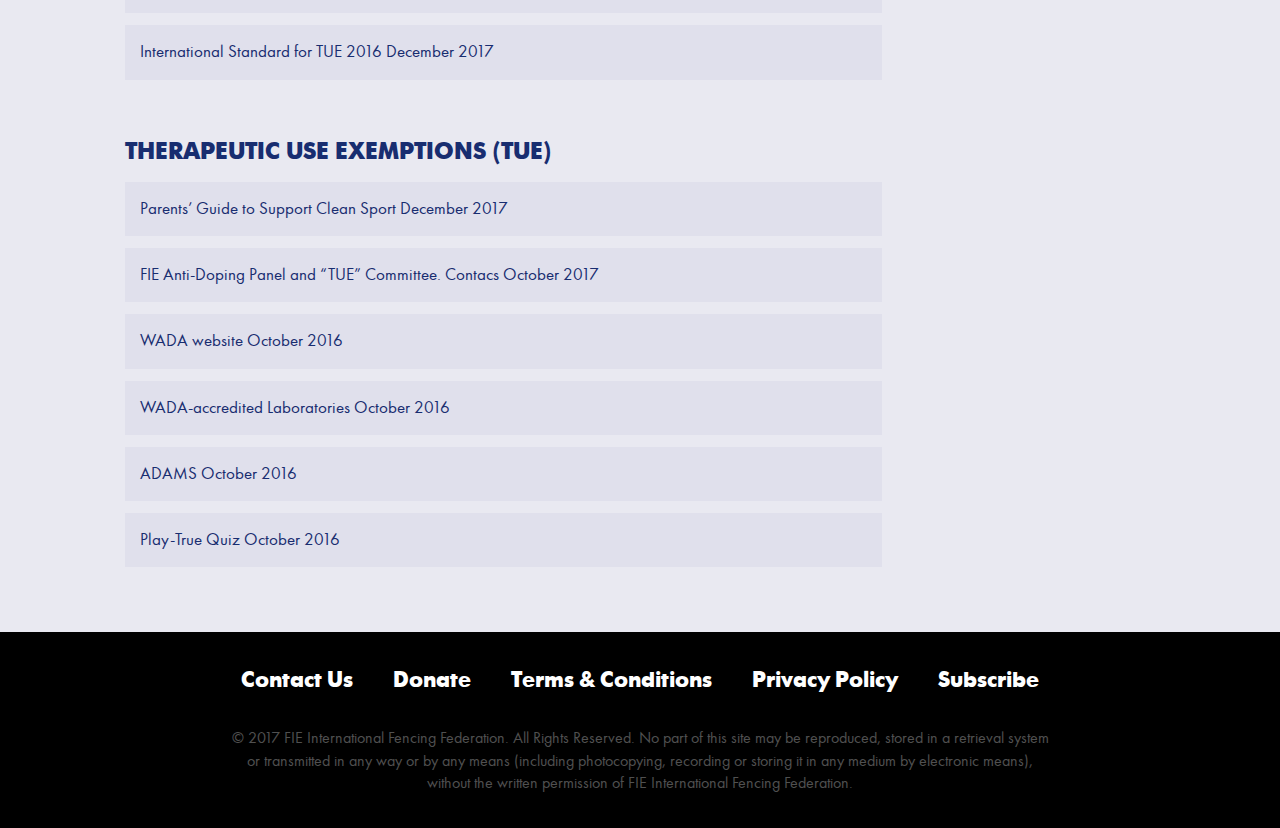
<file: clean_sport.html>
<!DOCTYPE html>
<html>
<head>
	<meta http-equiv="Content-Type" content="text/html; charset=UTF-8"/>
	<meta name="viewport" content="width=device-width, initial-scale=1.0"/>
	<title></title>
	<link rel="stylesheet" href="css/bootstrap.min.css"/>
	<link rel="stylesheet" href="css/owl.carousel.min.css"/>
	<link rel="stylesheet" href="css/screen.css"/>
	<link rel="stylesheet" href="https://cdnjs.cloudflare.com/ajax/libs/font-awesome/4.7.0/css/font-awesome.min.css">
</head>
<body>
	
	<div class="xs-menu">
		<div class="top">
			<a href="/">
				<img src="img/icons/log-xs.jpg" alt="icon"/>
			</a>
			<div>
				<p>Menu</p>
				<button type="button" class="mobile-toggle">
				  	<span class="mobile-toggle__icon"></span>
				</button>
			</div>
		</div>
		<div class="sub">
			<div class="flex-parent large">
				<a href="#">Athletes & Rankings</a>
				<a href="#">Results & Competitions</a>
				<a href="#">Watch</a>
				<a href="#">Media</a>
			</div>
			<div class="flex-parent small">
				<a href="#">FIE</a>
				<a href="#">Development</a>
				<a href="#">Clean Sport</a>
				<a href="#">Referees</a>
				<div class="s-wr">
					<select>
						<option value="en"><a href="#">English</a></option>
						<option value="fr"><a href="#">Français</a></option>
						<option value="es"><a href="#">Español</a></option>
					</select>
				</div>
				<div class="s-wr">
					<a href="#">Login</a>
				</div>
			</div>
			<div class="flex-parent social">
				<a href="#">
					<svg width="100%" viewBox="0 0 24 24" xmlns="http://www.w3.org/2000/svg"><path d="M9.5,3A6.5,6.5 0 0,1 16,9.5C16,11.11 15.41,12.59 14.44,13.73L14.71,14H15.5L20.5,19L19,20.5L14,15.5V14.71L13.73,14.44C12.59,15.41 11.11,16 9.5,16A6.5,6.5 0 0,1 3,9.5A6.5,6.5 0 0,1 9.5,3M9.5,5C7,5 5,7 5,9.5C5,12 7,14 9.5,14C12,14 14,12 14,9.5C14,7 12,5 9.5,5Z"></path></svg>
				</a>
				<a href="#">
					<svg width="100%" viewBox="0 0 17 17" xmlns="http://www.w3.org/2000/svg"><path d="m15.06 0h-13.06a2 2 0 0 0 -2 2v12.3a2 2 0 0 0 2 2h6.62v-5.92h-2v-2.32h2v-1.7a2.81 2.81 0 0 1 3-3.06c.85 0 1.6.06 1.81.09v2.06h-1.22c-1 0-1.17.45-1.17 1.13v1.42h2.32l-.3 2.32h-2.06v5.87h4a2 2 0 0 0 2-2v-12.19a1.94 1.94 0 0 0 -1.94-2z"></path></svg>
				</a>
				<a href="#">
					<svg width="100%" viewBox="0 0 18 16" xmlns="http://www.w3.org/2000/svg"><path d="m18 1.87a5.45 5.45 0 0 1 -2.14.62 3.56 3.56 0 0 0  1.61-2.13 5.7 5.7 0 0 1 -2.32.89 3.79 3.79 0 0 0 -2.67-1.25 3.71 3.71 0 0 0 -3.66 3.83 2.75 2.75 0 0 0  .09.89 10.36 10.36 0 0 1 -7.57-4 3.59 3.59 0 0 0 -.53 2 3.92 3.92 0 0 0  1.6 3.21 3.69 3.69 0 0 1 -1.7-.49v.09a3.75 3.75 0 0 0 2.94 3.74 3.79 3.79 0 0 1 -1 .18 2 2 0 0 1 -.65-.09 3.72 3.72 0 0 0  3.44 2.64 7 7 0 0 1 -4.55 1.72 3 3 0 0 1 -.89-.09 10.16 10.16 0 0 0  5.61 1.69c6.77 0 10.43-5.88 10.43-11v-.49a6.85 6.85 0 0 0 2-2z"></path></svg>
				</a>
				<a href="#">
					<svg width="100%" viewBox="0 0 80 78" xmlns="http://www.w3.org/2000/svg"><path d="m40 24.2a15.8 15.8 0 0 0 0 31.6 15.8 15.8 0 0 0  0-31.6z"></path><path d="m63.08 0h-46.16a16.92 16.92 0 0 0 -16.92 16.92v42.16a16.92 16.92 0 0 0 16.92 16.92h46.16a16.92 16.92 0 0 0 16.92-16.92v-42.16a16.92 16.92 0 0 0 -16.92-16.92zm7.62 15.7a5.1 5.1 0 1 1 -5.1-5.2 5.14 5.14 0 0 1  5.1 5.2zm-6.7 24.3c0 13.5-10.8 24.5-24 24.5s-24-11-24-24.5a24.24 24.24 0 0 1 24-24.5 24.18 24.18 0 0 1  24 24.5z"></path></svg>
				</a>
				<a href="#">
					<svg width="100%" viewBox="0 0 80 80" xmlns="http://www.w3.org/2000/svg"><path d="m60.29 36.92c-3.37-.21-2.06-2.42-2.06-2.42s2.34-6.36-2.11-10.07c-5.5-4.56-16.12 3.16-16.12 3.16-4.18 2.2-3.34-.2-3.26-4.08-.65-4.46-3.11-11.8-14.16-5.55s-18.81 23.49-18.81 23.49c-5.47 11.5-3.37 19.42-3.37 19.42 4.32 17.52 21.91 19.83 35.21 19 13.99-.87 31.69-10.31 35.39-24.62s-7.35-18.1-10.72-18.33zm-24.66 35.39c-13.34 2.69-25.19-2.57-26.52-11.78s8.44-18.28 21.77-21 25 1.35 26.37 10.55-8.25 19.55-21.62 22.23zm29.21-43.66a2.44 2.44 0 0 0 2-2.42 1.3 1.3 0 0 0  0-.27c-.61-16.8-15.14-11.67-15.14-11.67a2.48 2.48 0 0 0 -2 2.85 2.43 2.43 0 0 0  2.75 2.1c10.39-4.07 9.62 7.33 9.62 7.33a2.41 2.41 0 0 0 2.76 2.08zm-5.93-28.58a29.5 29.5 0 0 0 -11.91 1.93c-.12 0-.21.16-.32.19a.13.13 0 0 0 -.07.08 3.66 3.66 0 0 0 -2 3.87 3.55 3.55 0 0 0  4 3.06 16.57 16.57 0 0 0  3-1.25c1.19-.71 11.92-2.22 18.57 6.16 3.86 6.26 2.89 11 2.8 11.75a10.87 10.87 0 0 0 -.2 3.57 3.24 3.24 0 0 0  3.94 2.7c1.6-.24 2.92-.67 2.92-3.53h0c2.86-20.47-11.16-27.73-20.73-28.53zm-28.78 42.78a13.3 13.3 0 0 0 -10.95 15.15 13.06 13.06 0 0 0  14.82 11.25 13.3 13.3 0 0 0  11-15.16 13.06 13.06 0 0 0 -14.87-11.24z"></path></svg>
				</a>
				<a href="#">
					<svg width="100%" viewBox="0 0 80 65" xmlns="http://www.w3.org/2000/svg"><path d="m69.11 0h-58.22a10.89 10.89 0 0 0 -10.89 10.89v40.22a10.89 10.89 0 0 0 10.89 10.89h58.22a10.89 10.89 0 0 0 10.89-10.89v-40.22a10.89 10.89 0 0 0 -10.89-10.89zm-15.3 36.44-23.81 8.02a2.52 2.52 0 0 1 -3.3-2.36v-21.4a2.53 2.53 0 0 1 3.78-2.17l23.76 13.38a2.48 2.48 0 0 1 -.43 4.53z"></path></svg>
				</a>
			</div>
		</div>
	</div>

	<header>
		<div class="container">
			<div class="row">
				<div class="col-xs-12">
					<ul class="tools">
						<li><a href="#">FIE</a></li>
						<li><a href="#">Development</a></li>
						<li><a href="#">Clean Sport</a></li>
						<li><a href="#">Referees</a></li>
						<li>
							<select>
								<option value="en"><a href="#">English</a></option>
								<option value="fr"><a href="#">Français</a></option>
								<option value="es"><a href="#">Español</a></option>
							</select>
						</li>
						<li><a href="#">Login</a></li>
					</ul>
				</div>
			</div>
		</div>

		<div class="primary-menu">
			<a href="/" class="logo">
				<img src="img/icons/logo.png" alt="logo"/>
			</a>
			<ul class="menu">
				<li><a href="#">Results & Competitions</a></li>
				<li><a href="#">Athletes & Rankings</a></li>
				<li><a href="#">Watch</a></li>
				<li><a href="#">Media</a></li>
				<li>
					<a href="#">
						<svg width="100%" viewBox="0 0 24 24" xmlns="http://www.w3.org/2000/svg"><path d="M9.5,3A6.5,6.5 0 0,1 16,9.5C16,11.11 15.41,12.59 14.44,13.73L14.71,14H15.5L20.5,19L19,20.5L14,15.5V14.71L13.73,14.44C12.59,15.41 11.11,16 9.5,16A6.5,6.5 0 0,1 3,9.5A6.5,6.5 0 0,1 9.5,3M9.5,5C7,5 5,7 5,9.5C5,12 7,14 9.5,14C12,14 14,12 14,9.5C14,7 12,5 9.5,5Z"></path></svg>
					</a>
				</li>
			</ul>
			<button class="follow-us">Follow Us</button>
			<ul class="socials">
				<li>
					<a href="#">
						<svg width="100%" viewBox="0 0 17 17" xmlns="http://www.w3.org/2000/svg"><path d="m15.06 0h-13.06a2 2 0 0 0 -2 2v12.3a2 2 0 0 0 2 2h6.62v-5.92h-2v-2.32h2v-1.7a2.81 2.81 0 0 1 3-3.06c.85 0 1.6.06 1.81.09v2.06h-1.22c-1 0-1.17.45-1.17 1.13v1.42h2.32l-.3 2.32h-2.06v5.87h4a2 2 0 0 0 2-2v-12.19a1.94 1.94 0 0 0 -1.94-2z"></path></svg>
					</a>
				</li>
				<li>
					<a href="#">
						<svg width="100%" viewBox="0 0 18 16" xmlns="http://www.w3.org/2000/svg"><path d="m18 1.87a5.45 5.45 0 0 1 -2.14.62 3.56 3.56 0 0 0  1.61-2.13 5.7 5.7 0 0 1 -2.32.89 3.79 3.79 0 0 0 -2.67-1.25 3.71 3.71 0 0 0 -3.66 3.83 2.75 2.75 0 0 0  .09.89 10.36 10.36 0 0 1 -7.57-4 3.59 3.59 0 0 0 -.53 2 3.92 3.92 0 0 0  1.6 3.21 3.69 3.69 0 0 1 -1.7-.49v.09a3.75 3.75 0 0 0 2.94 3.74 3.79 3.79 0 0 1 -1 .18 2 2 0 0 1 -.65-.09 3.72 3.72 0 0 0  3.44 2.64 7 7 0 0 1 -4.55 1.72 3 3 0 0 1 -.89-.09 10.16 10.16 0 0 0  5.61 1.69c6.77 0 10.43-5.88 10.43-11v-.49a6.85 6.85 0 0 0 2-2z"></path></svg>
					</a>
				</li>
				<li>
					<a href="#">
						<svg width="100%" viewBox="0 0 80 78" xmlns="http://www.w3.org/2000/svg"><path d="m40 24.2a15.8 15.8 0 0 0 0 31.6 15.8 15.8 0 0 0  0-31.6z"></path><path d="m63.08 0h-46.16a16.92 16.92 0 0 0 -16.92 16.92v42.16a16.92 16.92 0 0 0 16.92 16.92h46.16a16.92 16.92 0 0 0 16.92-16.92v-42.16a16.92 16.92 0 0 0 -16.92-16.92zm7.62 15.7a5.1 5.1 0 1 1 -5.1-5.2 5.14 5.14 0 0 1  5.1 5.2zm-6.7 24.3c0 13.5-10.8 24.5-24 24.5s-24-11-24-24.5a24.24 24.24 0 0 1 24-24.5 24.18 24.18 0 0 1  24 24.5z"></path></svg>
					</a>
				</li>
				<li>
					<a href="#">
						<svg width="100%" viewBox="0 0 80 80" xmlns="http://www.w3.org/2000/svg"><path d="m60.29 36.92c-3.37-.21-2.06-2.42-2.06-2.42s2.34-6.36-2.11-10.07c-5.5-4.56-16.12 3.16-16.12 3.16-4.18 2.2-3.34-.2-3.26-4.08-.65-4.46-3.11-11.8-14.16-5.55s-18.81 23.49-18.81 23.49c-5.47 11.5-3.37 19.42-3.37 19.42 4.32 17.52 21.91 19.83 35.21 19 13.99-.87 31.69-10.31 35.39-24.62s-7.35-18.1-10.72-18.33zm-24.66 35.39c-13.34 2.69-25.19-2.57-26.52-11.78s8.44-18.28 21.77-21 25 1.35 26.37 10.55-8.25 19.55-21.62 22.23zm29.21-43.66a2.44 2.44 0 0 0 2-2.42 1.3 1.3 0 0 0  0-.27c-.61-16.8-15.14-11.67-15.14-11.67a2.48 2.48 0 0 0 -2 2.85 2.43 2.43 0 0 0  2.75 2.1c10.39-4.07 9.62 7.33 9.62 7.33a2.41 2.41 0 0 0 2.76 2.08zm-5.93-28.58a29.5 29.5 0 0 0 -11.91 1.93c-.12 0-.21.16-.32.19a.13.13 0 0 0 -.07.08 3.66 3.66 0 0 0 -2 3.87 3.55 3.55 0 0 0  4 3.06 16.57 16.57 0 0 0  3-1.25c1.19-.71 11.92-2.22 18.57 6.16 3.86 6.26 2.89 11 2.8 11.75a10.87 10.87 0 0 0 -.2 3.57 3.24 3.24 0 0 0  3.94 2.7c1.6-.24 2.92-.67 2.92-3.53h0c2.86-20.47-11.16-27.73-20.73-28.53zm-28.78 42.78a13.3 13.3 0 0 0 -10.95 15.15 13.06 13.06 0 0 0  14.82 11.25 13.3 13.3 0 0 0  11-15.16 13.06 13.06 0 0 0 -14.87-11.24z"></path></svg>
					</a>
				</li>
				<li>
					<a href="#">
						<svg width="100%" viewBox="0 0 80 65" xmlns="http://www.w3.org/2000/svg"><path d="m69.11 0h-58.22a10.89 10.89 0 0 0 -10.89 10.89v40.22a10.89 10.89 0 0 0 10.89 10.89h58.22a10.89 10.89 0 0 0 10.89-10.89v-40.22a10.89 10.89 0 0 0 -10.89-10.89zm-15.3 36.44-23.81 8.02a2.52 2.52 0 0 1 -3.3-2.36v-21.4a2.53 2.53 0 0 1 3.78-2.17l23.76 13.38a2.48 2.48 0 0 1 -.43 4.53z"></path></svg>
					</a>
				</li>
			</ul>
		</div>
	</header>
	
	<section class="clean-sport-header">
		<p class="clean-sport-header-h">Clean Sport</p>
	</section>

	<section class="clean-sport-flex-parent">
		<div class="container small">
			<div class="row">
				<div class="col-xs-12">
					<div class="top-xs-show">
						<select>
							<option>Statutes and administrative rules</option>
							<option>Rules</option>
							<option>Handbooks of regulations</option>
							<option>Equipment</option>
							<option>Documents of commissions & councils</option>
							<option>Letters</option>
							<option>Other documents</option>
							<option>Help documents</option>
							<option>Reports</option>
							<option>Clean Sport</option>
						</select>
					</div>
					<div class="left">
						<div>
							<p>ANTI-DOPING RULES</p>
							<a href="#">Notice from FIE Anti-Doping Commission August 2017</a>
							<a href="#">FIE Anti-Doping Rules  October 2016</a>
							<a href="#">World Anti-Doping Code October 2016</a>
							<a href="#">FIE Anti-doping Officer duties 2017 March 2017</a>
						</div>
						<div>
							<p>TESTING</p>
							<a href="#">International Standard for Testing and Investigations 2017 January 2017</a>
						</div>
						<div>
							<p>PROHIBITED LIST</p>
							<a href="#">2018 Prohibited List    November 2017</a>
							<a href="#">2018 Summary of Modifications    November 2017</a>
						</div>
						<div>
							<p>OTHER DOCUMENTS</p>
							<a href="#">Contact Information for “FIE Anti-Doping (Clean Sport)”   March 2017</a>
							<a href="#">Meldonium. Important notification    October 2016</a>
						</div>
						<div>
							<p>THERAPEUTIC USE EXEMPTIONS (TUE)</p>
							<a href="#">Introduction    October 2016</a>
							<a href="#">List of Fencers whose  TUE  will be managed by the FIE    March 2018</a>
							<a href="#">FIE TUE Application Form   October 2016</a>
							<a href="#">International Standard for TUE 2016    December 2017</a>
						</div>
						<div>
							<p>THERAPEUTIC USE EXEMPTIONS (TUE)</p>
							<a href="#">Parents’ Guide to Support Clean Sport     December 2017</a>
							<a href="#">FIE Anti-Doping Panel and “TUE” Committee. Contacs    October 2017</a>
							<a href="#">WADA website   October 2016</a>
							<a href="#">WADA-accredited Laboratories    October 2016</a>
							<a href="#">ADAMS   October 2016</a>
							<a href="#">Play-True Quiz  October 2016</a>
						</div>
					</div>
					<div class="right">
						<a href="#" class="heading">Documents</a>
						<ul>
							<li><a href="#">Statutes and administrative rules</a></li>
							<li><a href="#">Rules</a></li>
							<li><a href="#">Handbooks of regulations</a></li>
							<li><a href="#">Equipment</a></li>
							<li><a href="#">Documents of commissions & councils</a></li>
							<li><a href="#">Letters</a></li>
							<li><a href="#">Other documents</a></li>
							<li><a href="#">Help documents</a></li>
							<li><a href="#">Reports</a></li>
							<li class="active"><a href="#">Clean Sport</a></li>
						</ul>
					</div>
				</div>
			</div>
		</div>
	</section>

	<footer>
		<div class="container">
			<div class="row">
				<div class="col-xs-12">
					<ul>
						<li><a href="#">Contact Us</a></li>
						<li><a href="#">Donate</a></li>
						<li><a href="#">Terms & Conditions</a></li>
						<li><a href="#">Privacy Policy</a></li>
						<li><a href="#">Subscribe</a></li>
					</ul>
					<div class="copy">
						&copy; 2017 FIE International Fencing Federation. All Rights Reserved. No part of this site may be reproduced, stored in a retrieval system <br/> or transmitted in any way or by any means (including photocopying, recording or storing it in any medium by electronic means),<br/> without the written permission of FIE International Fencing Federation.
					</div>
				</div>
			</div>
		</div>
	</footer>

	<script type="text/javascript" src="js/jquery-2.2.4.min.js"></script>
	<script type="text/javascript" src="js/bootstrap.min.js"></script>
	<script type="text/javascript" src="js/owl.carousel.min.js"></script>
	<script type="text/javascript" src="js/owl.carousel.min.js"></script>
	<script type="text/javascript" src="js/moment.js"></script>
	<script type="text/javascript" src="js/timezone.js"></script>
	<script type="text/javascript" src="js/scripts.js"></script>
</body>
</html>
</file>
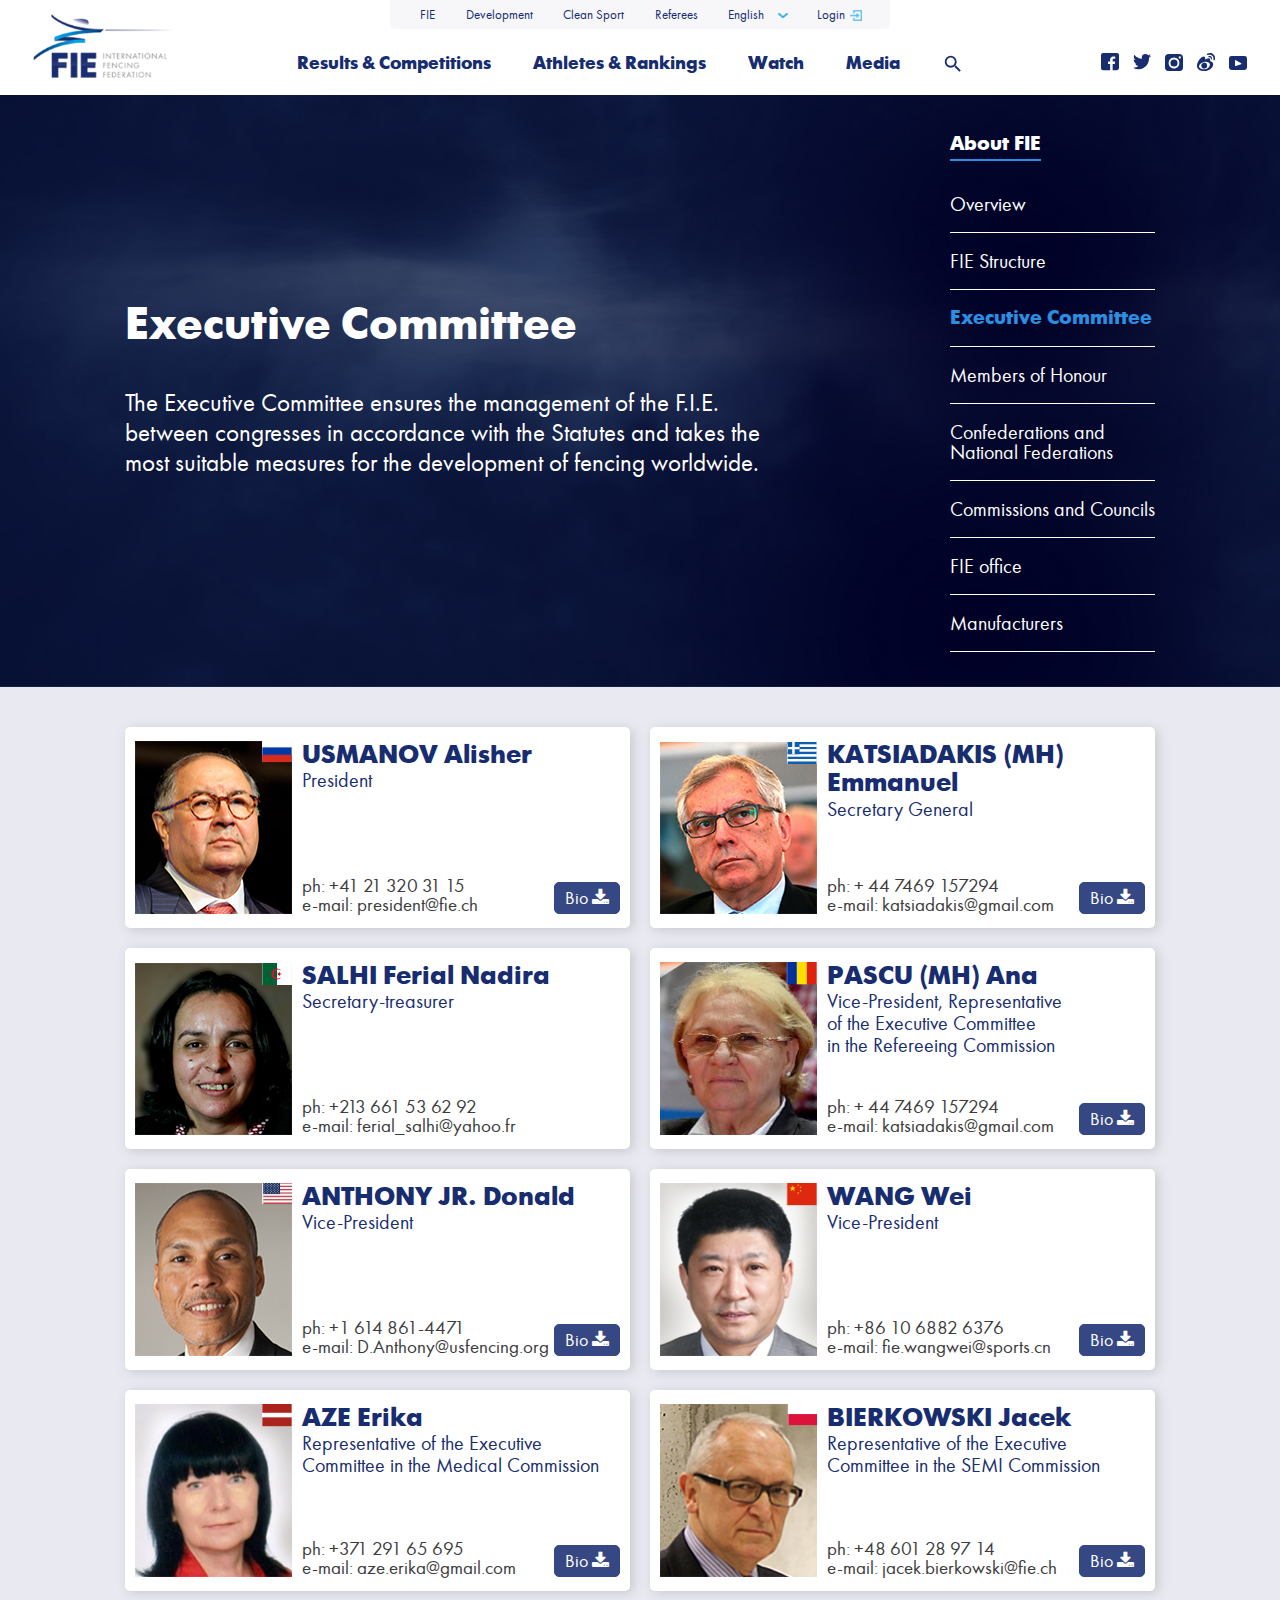
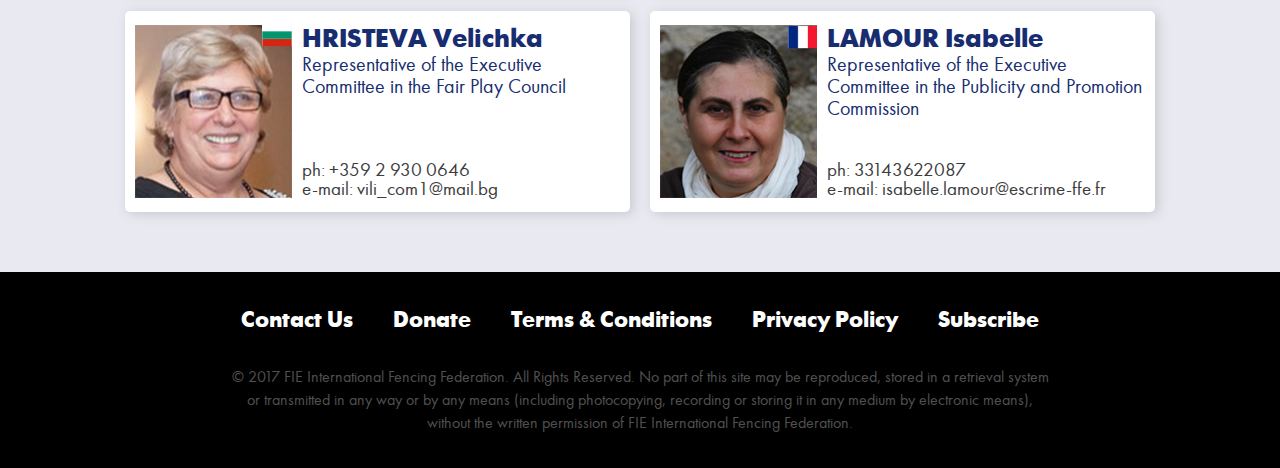
<file: executive_committee.html>
<!DOCTYPE html>
<html>
<head>
	<meta http-equiv="Content-Type" content="text/html; charset=UTF-8"/>
	<meta name="viewport" content="width=device-width, initial-scale=1.0"/>
	<title></title>
	<link rel="stylesheet" href="css/bootstrap.min.css"/>
	<link rel="stylesheet" href="css/owl.carousel.min.css"/>
	<link rel="stylesheet" href="css/screen.css"/>
	<link rel="stylesheet" href="https://cdnjs.cloudflare.com/ajax/libs/font-awesome/4.7.0/css/font-awesome.min.css">
</head>
<body>
	
	<div class="xs-menu">
		<div class="top">
			<a href="/">
				<img src="img/icons/log-xs.jpg" alt="icon"/>
			</a>
			<div>
				<p>Menu</p>
				<button type="button" class="mobile-toggle">
				  	<span class="mobile-toggle__icon"></span>
				</button>
			</div>
		</div>
		<div class="sub">
			<div class="flex-parent large">
				<a href="#">Athletes & Rankings</a>
				<a href="#">Results & Competitions</a>
				<a href="#">Watch</a>
				<a href="#">Media</a>
			</div>
			<div class="flex-parent small">
				<a href="#">FIE</a>
				<a href="#">Development</a>
				<a href="#">Clean Sport</a>
				<a href="#">Referees</a>
				<div class="s-wr">
					<select>
						<option value="en"><a href="#">English</a></option>
						<option value="fr"><a href="#">Français</a></option>
						<option value="es"><a href="#">Español</a></option>
					</select>
				</div>
				<div class="s-wr">
					<a href="#">Login</a>
				</div>
			</div>
			<div class="flex-parent social">
				<a href="#">
					<svg width="100%" viewBox="0 0 24 24" xmlns="http://www.w3.org/2000/svg"><path d="M9.5,3A6.5,6.5 0 0,1 16,9.5C16,11.11 15.41,12.59 14.44,13.73L14.71,14H15.5L20.5,19L19,20.5L14,15.5V14.71L13.73,14.44C12.59,15.41 11.11,16 9.5,16A6.5,6.5 0 0,1 3,9.5A6.5,6.5 0 0,1 9.5,3M9.5,5C7,5 5,7 5,9.5C5,12 7,14 9.5,14C12,14 14,12 14,9.5C14,7 12,5 9.5,5Z"></path></svg>
				</a>
				<a href="#">
					<svg width="100%" viewBox="0 0 17 17" xmlns="http://www.w3.org/2000/svg"><path d="m15.06 0h-13.06a2 2 0 0 0 -2 2v12.3a2 2 0 0 0 2 2h6.62v-5.92h-2v-2.32h2v-1.7a2.81 2.81 0 0 1 3-3.06c.85 0 1.6.06 1.81.09v2.06h-1.22c-1 0-1.17.45-1.17 1.13v1.42h2.32l-.3 2.32h-2.06v5.87h4a2 2 0 0 0 2-2v-12.19a1.94 1.94 0 0 0 -1.94-2z"></path></svg>
				</a>
				<a href="#">
					<svg width="100%" viewBox="0 0 18 16" xmlns="http://www.w3.org/2000/svg"><path d="m18 1.87a5.45 5.45 0 0 1 -2.14.62 3.56 3.56 0 0 0  1.61-2.13 5.7 5.7 0 0 1 -2.32.89 3.79 3.79 0 0 0 -2.67-1.25 3.71 3.71 0 0 0 -3.66 3.83 2.75 2.75 0 0 0  .09.89 10.36 10.36 0 0 1 -7.57-4 3.59 3.59 0 0 0 -.53 2 3.92 3.92 0 0 0  1.6 3.21 3.69 3.69 0 0 1 -1.7-.49v.09a3.75 3.75 0 0 0 2.94 3.74 3.79 3.79 0 0 1 -1 .18 2 2 0 0 1 -.65-.09 3.72 3.72 0 0 0  3.44 2.64 7 7 0 0 1 -4.55 1.72 3 3 0 0 1 -.89-.09 10.16 10.16 0 0 0  5.61 1.69c6.77 0 10.43-5.88 10.43-11v-.49a6.85 6.85 0 0 0 2-2z"></path></svg>
				</a>
				<a href="#">
					<svg width="100%" viewBox="0 0 80 78" xmlns="http://www.w3.org/2000/svg"><path d="m40 24.2a15.8 15.8 0 0 0 0 31.6 15.8 15.8 0 0 0  0-31.6z"></path><path d="m63.08 0h-46.16a16.92 16.92 0 0 0 -16.92 16.92v42.16a16.92 16.92 0 0 0 16.92 16.92h46.16a16.92 16.92 0 0 0 16.92-16.92v-42.16a16.92 16.92 0 0 0 -16.92-16.92zm7.62 15.7a5.1 5.1 0 1 1 -5.1-5.2 5.14 5.14 0 0 1  5.1 5.2zm-6.7 24.3c0 13.5-10.8 24.5-24 24.5s-24-11-24-24.5a24.24 24.24 0 0 1 24-24.5 24.18 24.18 0 0 1  24 24.5z"></path></svg>
				</a>
				<a href="#">
					<svg width="100%" viewBox="0 0 80 80" xmlns="http://www.w3.org/2000/svg"><path d="m60.29 36.92c-3.37-.21-2.06-2.42-2.06-2.42s2.34-6.36-2.11-10.07c-5.5-4.56-16.12 3.16-16.12 3.16-4.18 2.2-3.34-.2-3.26-4.08-.65-4.46-3.11-11.8-14.16-5.55s-18.81 23.49-18.81 23.49c-5.47 11.5-3.37 19.42-3.37 19.42 4.32 17.52 21.91 19.83 35.21 19 13.99-.87 31.69-10.31 35.39-24.62s-7.35-18.1-10.72-18.33zm-24.66 35.39c-13.34 2.69-25.19-2.57-26.52-11.78s8.44-18.28 21.77-21 25 1.35 26.37 10.55-8.25 19.55-21.62 22.23zm29.21-43.66a2.44 2.44 0 0 0 2-2.42 1.3 1.3 0 0 0  0-.27c-.61-16.8-15.14-11.67-15.14-11.67a2.48 2.48 0 0 0 -2 2.85 2.43 2.43 0 0 0  2.75 2.1c10.39-4.07 9.62 7.33 9.62 7.33a2.41 2.41 0 0 0 2.76 2.08zm-5.93-28.58a29.5 29.5 0 0 0 -11.91 1.93c-.12 0-.21.16-.32.19a.13.13 0 0 0 -.07.08 3.66 3.66 0 0 0 -2 3.87 3.55 3.55 0 0 0  4 3.06 16.57 16.57 0 0 0  3-1.25c1.19-.71 11.92-2.22 18.57 6.16 3.86 6.26 2.89 11 2.8 11.75a10.87 10.87 0 0 0 -.2 3.57 3.24 3.24 0 0 0  3.94 2.7c1.6-.24 2.92-.67 2.92-3.53h0c2.86-20.47-11.16-27.73-20.73-28.53zm-28.78 42.78a13.3 13.3 0 0 0 -10.95 15.15 13.06 13.06 0 0 0  14.82 11.25 13.3 13.3 0 0 0  11-15.16 13.06 13.06 0 0 0 -14.87-11.24z"></path></svg>
				</a>
				<a href="#">
					<svg width="100%" viewBox="0 0 80 65" xmlns="http://www.w3.org/2000/svg"><path d="m69.11 0h-58.22a10.89 10.89 0 0 0 -10.89 10.89v40.22a10.89 10.89 0 0 0 10.89 10.89h58.22a10.89 10.89 0 0 0 10.89-10.89v-40.22a10.89 10.89 0 0 0 -10.89-10.89zm-15.3 36.44-23.81 8.02a2.52 2.52 0 0 1 -3.3-2.36v-21.4a2.53 2.53 0 0 1 3.78-2.17l23.76 13.38a2.48 2.48 0 0 1 -.43 4.53z"></path></svg>
				</a>
			</div>
		</div>
	</div>

	<header>
		<div class="container">
			<div class="row">
				<div class="col-xs-12">
					<ul class="tools">
						<li><a href="#">FIE</a></li>
						<li><a href="#">Development</a></li>
						<li><a href="#">Clean Sport</a></li>
						<li><a href="#">Referees</a></li>
						<li>
							<select>
								<option value="en"><a href="#">English</a></option>
								<option value="fr"><a href="#">Français</a></option>
								<option value="es"><a href="#">Español</a></option>
							</select>
						</li>
						<li><a href="#">Login</a></li>
					</ul>
				</div>
			</div>
		</div>

		<div class="primary-menu">
			<a href="/" class="logo">
				<img src="img/icons/logo.png" alt="logo"/>
			</a>
			<ul class="menu">
				<li><a href="#">Results & Competitions</a></li>
				<li><a href="#">Athletes & Rankings</a></li>
				<li><a href="#">Watch</a></li>
				<li><a href="#">Media</a></li>
				<li>
					<a href="#">
						<svg width="100%" viewBox="0 0 24 24" xmlns="http://www.w3.org/2000/svg"><path d="M9.5,3A6.5,6.5 0 0,1 16,9.5C16,11.11 15.41,12.59 14.44,13.73L14.71,14H15.5L20.5,19L19,20.5L14,15.5V14.71L13.73,14.44C12.59,15.41 11.11,16 9.5,16A6.5,6.5 0 0,1 3,9.5A6.5,6.5 0 0,1 9.5,3M9.5,5C7,5 5,7 5,9.5C5,12 7,14 9.5,14C12,14 14,12 14,9.5C14,7 12,5 9.5,5Z"></path></svg>
					</a>
				</li>
			</ul>
			<button class="follow-us">Follow Us</button>
			<ul class="socials">
				<li>
					<a href="#">
						<svg width="100%" viewBox="0 0 17 17" xmlns="http://www.w3.org/2000/svg"><path d="m15.06 0h-13.06a2 2 0 0 0 -2 2v12.3a2 2 0 0 0 2 2h6.62v-5.92h-2v-2.32h2v-1.7a2.81 2.81 0 0 1 3-3.06c.85 0 1.6.06 1.81.09v2.06h-1.22c-1 0-1.17.45-1.17 1.13v1.42h2.32l-.3 2.32h-2.06v5.87h4a2 2 0 0 0 2-2v-12.19a1.94 1.94 0 0 0 -1.94-2z"></path></svg>
					</a>
				</li>
				<li>
					<a href="#">
						<svg width="100%" viewBox="0 0 18 16" xmlns="http://www.w3.org/2000/svg"><path d="m18 1.87a5.45 5.45 0 0 1 -2.14.62 3.56 3.56 0 0 0  1.61-2.13 5.7 5.7 0 0 1 -2.32.89 3.79 3.79 0 0 0 -2.67-1.25 3.71 3.71 0 0 0 -3.66 3.83 2.75 2.75 0 0 0  .09.89 10.36 10.36 0 0 1 -7.57-4 3.59 3.59 0 0 0 -.53 2 3.92 3.92 0 0 0  1.6 3.21 3.69 3.69 0 0 1 -1.7-.49v.09a3.75 3.75 0 0 0 2.94 3.74 3.79 3.79 0 0 1 -1 .18 2 2 0 0 1 -.65-.09 3.72 3.72 0 0 0  3.44 2.64 7 7 0 0 1 -4.55 1.72 3 3 0 0 1 -.89-.09 10.16 10.16 0 0 0  5.61 1.69c6.77 0 10.43-5.88 10.43-11v-.49a6.85 6.85 0 0 0 2-2z"></path></svg>
					</a>
				</li>
				<li>
					<a href="#">
						<svg width="100%" viewBox="0 0 80 78" xmlns="http://www.w3.org/2000/svg"><path d="m40 24.2a15.8 15.8 0 0 0 0 31.6 15.8 15.8 0 0 0  0-31.6z"></path><path d="m63.08 0h-46.16a16.92 16.92 0 0 0 -16.92 16.92v42.16a16.92 16.92 0 0 0 16.92 16.92h46.16a16.92 16.92 0 0 0 16.92-16.92v-42.16a16.92 16.92 0 0 0 -16.92-16.92zm7.62 15.7a5.1 5.1 0 1 1 -5.1-5.2 5.14 5.14 0 0 1  5.1 5.2zm-6.7 24.3c0 13.5-10.8 24.5-24 24.5s-24-11-24-24.5a24.24 24.24 0 0 1 24-24.5 24.18 24.18 0 0 1  24 24.5z"></path></svg>
					</a>
				</li>
				<li>
					<a href="#">
						<svg width="100%" viewBox="0 0 80 80" xmlns="http://www.w3.org/2000/svg"><path d="m60.29 36.92c-3.37-.21-2.06-2.42-2.06-2.42s2.34-6.36-2.11-10.07c-5.5-4.56-16.12 3.16-16.12 3.16-4.18 2.2-3.34-.2-3.26-4.08-.65-4.46-3.11-11.8-14.16-5.55s-18.81 23.49-18.81 23.49c-5.47 11.5-3.37 19.42-3.37 19.42 4.32 17.52 21.91 19.83 35.21 19 13.99-.87 31.69-10.31 35.39-24.62s-7.35-18.1-10.72-18.33zm-24.66 35.39c-13.34 2.69-25.19-2.57-26.52-11.78s8.44-18.28 21.77-21 25 1.35 26.37 10.55-8.25 19.55-21.62 22.23zm29.21-43.66a2.44 2.44 0 0 0 2-2.42 1.3 1.3 0 0 0  0-.27c-.61-16.8-15.14-11.67-15.14-11.67a2.48 2.48 0 0 0 -2 2.85 2.43 2.43 0 0 0  2.75 2.1c10.39-4.07 9.62 7.33 9.62 7.33a2.41 2.41 0 0 0 2.76 2.08zm-5.93-28.58a29.5 29.5 0 0 0 -11.91 1.93c-.12 0-.21.16-.32.19a.13.13 0 0 0 -.07.08 3.66 3.66 0 0 0 -2 3.87 3.55 3.55 0 0 0  4 3.06 16.57 16.57 0 0 0  3-1.25c1.19-.71 11.92-2.22 18.57 6.16 3.86 6.26 2.89 11 2.8 11.75a10.87 10.87 0 0 0 -.2 3.57 3.24 3.24 0 0 0  3.94 2.7c1.6-.24 2.92-.67 2.92-3.53h0c2.86-20.47-11.16-27.73-20.73-28.53zm-28.78 42.78a13.3 13.3 0 0 0 -10.95 15.15 13.06 13.06 0 0 0  14.82 11.25 13.3 13.3 0 0 0  11-15.16 13.06 13.06 0 0 0 -14.87-11.24z"></path></svg>
					</a>
				</li>
				<li>
					<a href="#">
						<svg width="100%" viewBox="0 0 80 65" xmlns="http://www.w3.org/2000/svg"><path d="m69.11 0h-58.22a10.89 10.89 0 0 0 -10.89 10.89v40.22a10.89 10.89 0 0 0 10.89 10.89h58.22a10.89 10.89 0 0 0 10.89-10.89v-40.22a10.89 10.89 0 0 0 -10.89-10.89zm-15.3 36.44-23.81 8.02a2.52 2.52 0 0 1 -3.3-2.36v-21.4a2.53 2.53 0 0 1 3.78-2.17l23.76 13.38a2.48 2.48 0 0 1 -.43 4.53z"></path></svg>
					</a>
				</li>
			</ul>
		</div>
	</header>
	
	<section class="executive-committee-header">
		<div class="container small">
			<div class="row">
				<div class="col-xs-12">
					<div class="info">
						<p>Executive Committee</p>
						<span>
							The Executive Committee ensures the management of the F.I.E.<br/>
							between congresses in accordance with the Statutes and takes the<br/>
							most suitable measures for the development of fencing worldwide.
						</span>
					</div>
					<div class="list-menu">
						<a href="#" class="heading">About FIE</a>
						<ul>
							<li><a href="#">Overview</a></li>
							<li><a href="#">FIE Structure</a></li>
							<li class="active"><a href="#">Executive Committee</a></li>
							<li><a href="#">Members of Honour</a></li>
							<li><a href="#">Confederations and<br/> National Federations</a></li>
							<li><a href="#">Commissions and Councils</a></li>
							<li><a href="#">FIE office</a></li>
							<li><a href="#">Manufacturers</a></li>
						</ul>
					</div>
				</div>
			</div>
		</div>
	</section>
	
	<section class="executive-committee">
		<div class="container small">
			<div class="row">
				<div class="col-xs-12">
					<div class="card">
						<img src="img/ec1.jpg" alt="alt"/>
						<div class="info">
							<div class="top">
								<p>USMANOV Alisher</p>
								<span>President</span>
							</div>
							<div class="sub">
								<div>
									<p>ph: <a href="tel:+41 21 320 31 15">+41 21 320 31 15</a></p>
									<p>e-mail: <a href="mailto:president@fie.ch">president@fie.ch</a></p>
								</div>
								<a href="#">Bio <i class="fa fa-download"></i></a>
							</div>
						</div>
					</div>
					<div class="card">
						<img src="img/ec2.jpg" alt="alt"/>
						<div class="info">
							<div class="top">
								<p>KATSIADAKIS (MH)<br/>Emmanuel</p>
								<span>Secretary General</span>
							</div>
							<div class="sub">
								<div>
									<p>ph: <a href="tel:+ 44 7469 157294">+ 44 7469 157294</a></p>
									<p>e-mail: <a href="mailto:katsiadakis@gmail.com">katsiadakis@gmail.com</a></p>
								</div>
								<a href="#">Bio <i class="fa fa-download"></i></a>
							</div>
						</div>
					</div>

					<div class="card">
						<img src="img/ec3.jpg" alt="alt"/>
						<div class="info">
							<div class="top">
								<p>SALHI Ferial Nadira</p>
								<span>Secretary-treasurer</span>
							</div>
							<div class="sub">
								<div>
									<p>ph: <a href="tel:+213 661 53 62 92">+213 661 53 62 92</a></p>
									<p>e-mail: <a href="mailto:ferial_salhi@yahoo.fr">ferial_salhi@yahoo.fr</a></p>
								</div>
							</div>
						</div>
					</div>
					<div class="card">
						<img src="img/ec4.jpg" alt="alt"/>
						<div class="info">
							<div class="top">
								<p>PASCU (MH) Ana</p>
								<span>
									Vice-President, Representative <br/>	 
									of the Executive Committee <br/> 
									in the Refereeing Commission
								</span>
							</div>
							<div class="sub">
								<div>
									<p>ph: <a href="tel:+ 44 7469 157294">+ 44 7469 157294</a></p>
									<p>e-mail: <a href="mailto:president@fie.ch">katsiadakis@gmail.com</a></p>
								</div>
								<a href="#">Bio <i class="fa fa-download"></i></a>
							</div>
						</div>
					</div>

					<div class="card">
						<img src="img/ec5.jpg" alt="alt"/>
						<div class="info">
							<div class="top">
								<p>ANTHONY JR. Donald</p>
								<span>Vice-President</span>
							</div>
							<div class="sub">
								<div>
									<p>ph: <a href="tel:+1 614 861-4471">+1 614 861-4471</a></p>
									<p>e-mail: <a href="D.Anthony@usfencing.org">D.Anthony@usfencing.org</a></p>
								</div>
								<a href="#">Bio <i class="fa fa-download"></i></a>
							</div>
						</div>
					</div>
					<div class="card">
						<img src="img/ec6.jpg" alt="alt"/>
						<div class="info">
							<div class="top">
								<p>WANG Wei</p>
								<span>Vice-President</span>
							</div>
							<div class="sub">
								<div>
									<p>ph: <a href="tel:+86 10 6882 6376">+86 10 6882 6376</a></p>
									<p>e-mail: <a href="fie.wangwei@sports.cn">fie.wangwei@sports.cn</a></p>
								</div>
								<a href="#">Bio <i class="fa fa-download"></i></a>
							</div>
						</div>
					</div>

					<div class="card">
						<img src="img/ec7.jpg" alt="alt"/>
						<div class="info">
							<div class="top">
								<p>AZE Erika</p>
								<span>Representative of the Executive Committee in the Medical Commission</span>
							</div>
							<div class="sub">
								<div>
									<p>ph: <a href="tel:+371 291 65 695"> +371 291 65 695</a></p>
									<p>e-mail: <a href="aze.erika@gmail.com">aze.erika@gmail.com</a></p>
								</div>
								<a href="#">Bio <i class="fa fa-download"></i></a>
							</div>
						</div>
					</div>
					<div class="card">
						<img src="img/ec8.jpg" alt="alt"/>
						<div class="info">
							<div class="top">
								<p>BIERKOWSKI Jacek</p>
								<span>Representative of the Executive Committee in the SEMI Commission</span>
							</div>
							<div class="sub">
								<div>
									<p>ph: <a href="tel:+48 601 28 97 14">+48 601 28 97 14</a></p>
									<p>e-mail: <a href="jacek.bierkowski@fie.ch">jacek.bierkowski@fie.ch</a></p>
								</div>
								<a href="#">Bio <i class="fa fa-download"></i></a>
							</div>
						</div>
					</div>

					<div class="card">
						<img src="img/ec9.jpg" alt="alt"/>
						<div class="info">
							<div class="top">
								<p>HRISTEVA Velichka</p>
								<span>Representative of the Executive Committee in the Fair Play Council</span>
							</div>
							<div class="sub">
								<div>
									<p>ph: <a href="tel: +359 2 930 0646"> +359 2 930 0646</a></p>
									<p>e-mail: <a href="vili_com1@mail.bg">vili_com1@mail.bg</a></p>
								</div>
							</div>
						</div>
					</div>
					<div class="card">
						<img src="img/ec10.jpg" alt="alt"/>
						<div class="info">
							<div class="top">
								<p>LAMOUR Isabelle</p>
								<span>Representative of the Executive Committee in the Publicity and Promotion Commission</span>
							</div>
							<div class="sub">
								<div>
									<p>ph: <a href="tel:33143622087"> 33143622087</a></p>
									<p>e-mail: <a href="isabelle.lamour@escrime-ffe.fr">isabelle.lamour@escrime-ffe.fr</a></p>
								</div>
							</div>
						</div>
					</div>
				</div>
			</div>
		</div>
	</section>



	

	<footer>
		<div class="container">
			<div class="row">
				<div class="col-xs-12">
					<ul>
						<li><a href="#">Contact Us</a></li>
						<li><a href="#">Donate</a></li>
						<li><a href="#">Terms & Conditions</a></li>
						<li><a href="#">Privacy Policy</a></li>
						<li><a href="#">Subscribe</a></li>
					</ul>
					<div class="copy">
						&copy; 2017 FIE International Fencing Federation. All Rights Reserved. No part of this site may be reproduced, stored in a retrieval system <br/> or transmitted in any way or by any means (including photocopying, recording or storing it in any medium by electronic means),<br/> without the written permission of FIE International Fencing Federation.
					</div>
				</div>
			</div>
		</div>
	</footer>

	<script type="text/javascript" src="js/jquery-2.2.4.min.js"></script>
	<script type="text/javascript" src="js/bootstrap.min.js"></script>
	<script type="text/javascript" src="js/owl.carousel.min.js"></script>
	<script type="text/javascript" src="js/owl.carousel.min.js"></script>
	<script type="text/javascript" src="js/moment.js"></script>
	<script type="text/javascript" src="js/timezone.js"></script>
	<script type="text/javascript" src="js/scripts.js"></script>
</body>
</html>
</file>
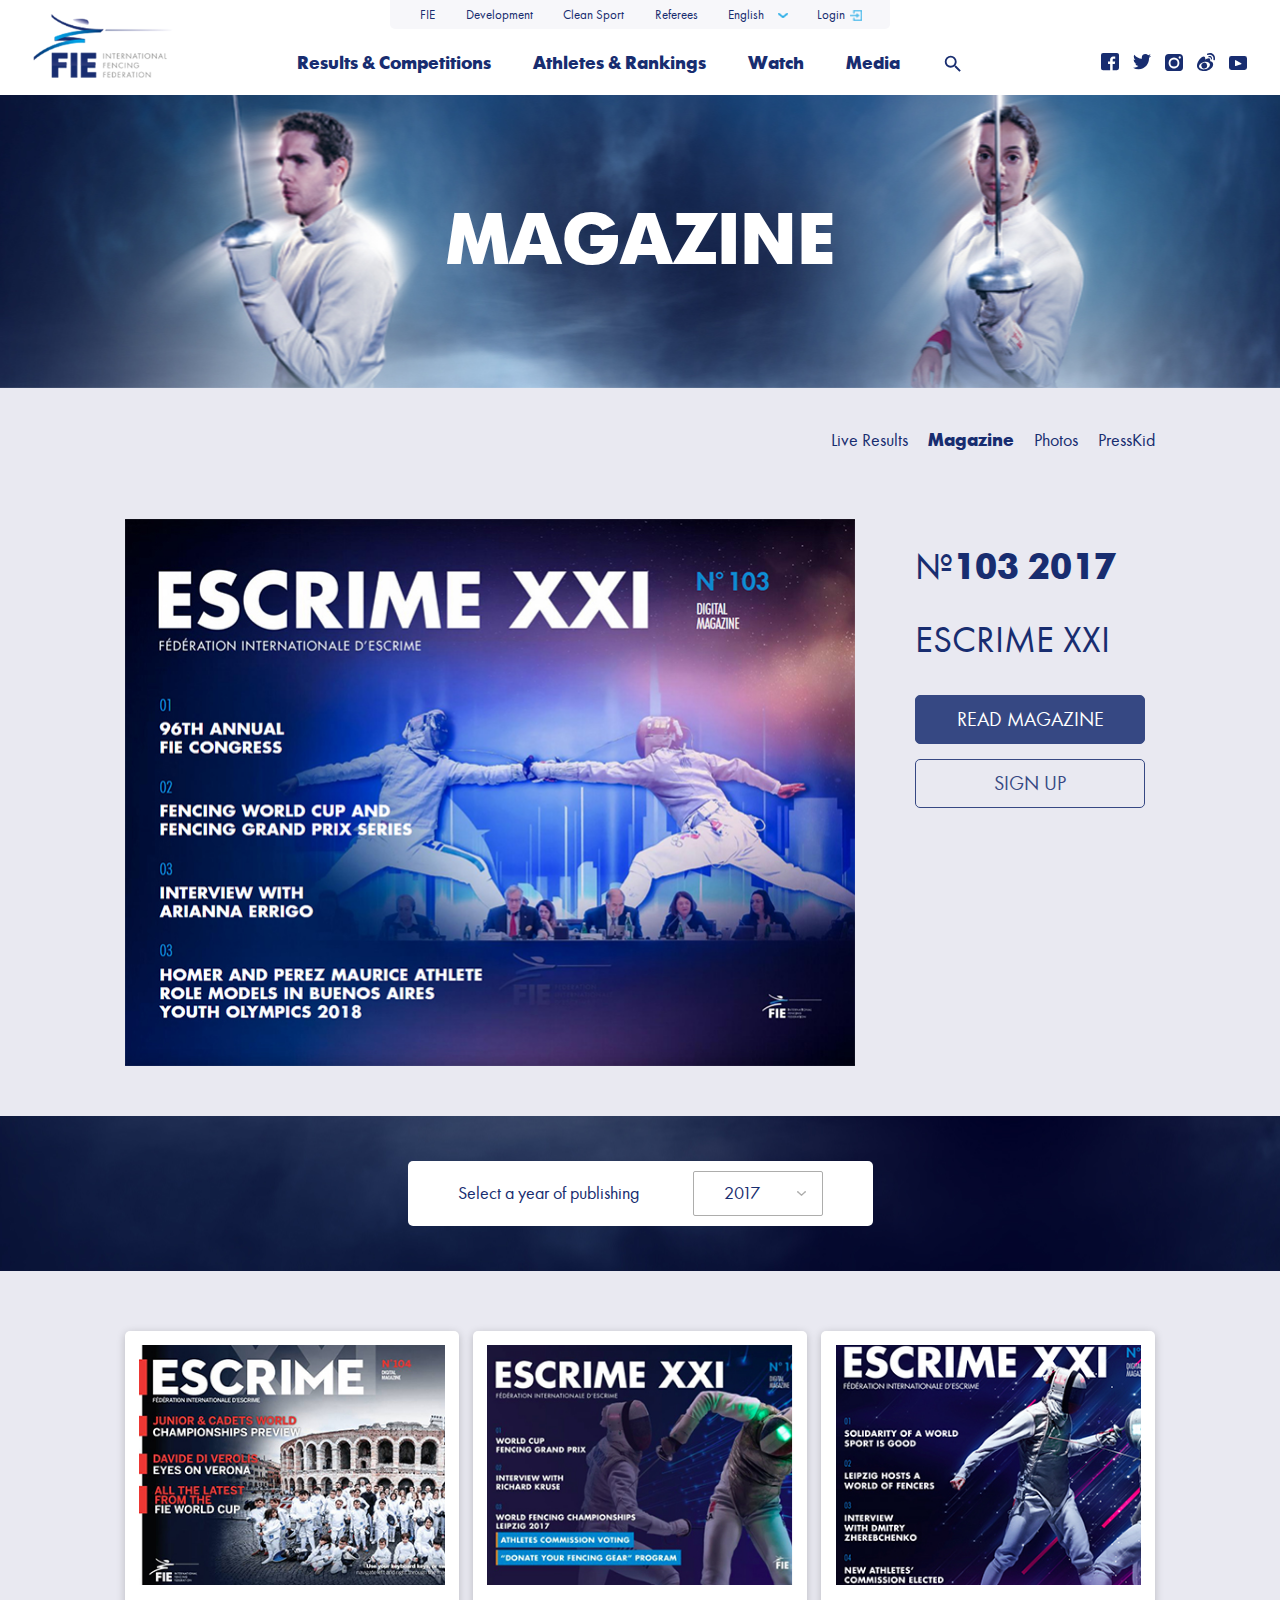
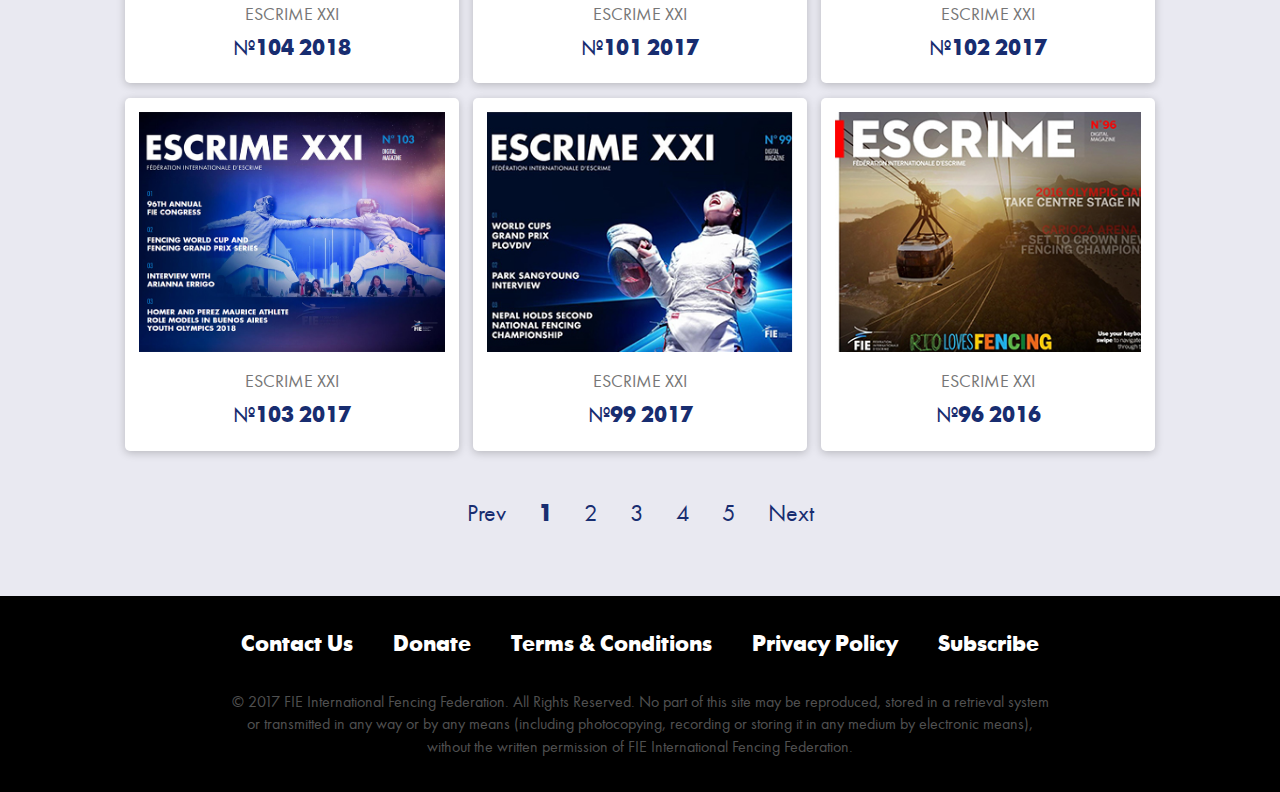
<file: magazine.html>
<!DOCTYPE html>
<html>
<head>
	<meta http-equiv="Content-Type" content="text/html; charset=UTF-8"/>
	<meta name="viewport" content="width=device-width, initial-scale=1.0"/>
	<title></title>
	<link rel="stylesheet" href="css/bootstrap.min.css"/>
	<link rel="stylesheet" href="css/owl.carousel.min.css"/>
	<link rel="stylesheet" href="css/screen.css"/>
	<link rel="stylesheet" href="https://cdnjs.cloudflare.com/ajax/libs/font-awesome/4.7.0/css/font-awesome.min.css">
</head>
<body>
	
	<div class="xs-menu">
		<div class="top">
			<a href="/">
				<img src="img/icons/log-xs.jpg" alt="icon"/>
			</a>
			<div>
				<p>Menu</p>
				<button type="button" class="mobile-toggle">
				  	<span class="mobile-toggle__icon"></span>
				</button>
			</div>
		</div>
		<div class="sub">
			<div class="flex-parent large">
				<a href="#">Athletes & Rankings</a>
				<a href="#">Results & Competitions</a>
				<a href="#">Watch</a>
				<a href="#">Media</a>
			</div>
			<div class="flex-parent small">
				<a href="#">FIE</a>
				<a href="#">Development</a>
				<a href="#">Clean Sport</a>
				<a href="#">Referees</a>
				<div class="s-wr">
					<select>
						<option value="en"><a href="#">English</a></option>
						<option value="fr"><a href="#">Français</a></option>
						<option value="es"><a href="#">Español</a></option>
					</select>
				</div>
				<div class="s-wr">
					<a href="#">Login</a>
				</div>
			</div>
			<div class="flex-parent social">
				<a href="#">
					<svg width="100%" viewBox="0 0 24 24" xmlns="http://www.w3.org/2000/svg"><path d="M9.5,3A6.5,6.5 0 0,1 16,9.5C16,11.11 15.41,12.59 14.44,13.73L14.71,14H15.5L20.5,19L19,20.5L14,15.5V14.71L13.73,14.44C12.59,15.41 11.11,16 9.5,16A6.5,6.5 0 0,1 3,9.5A6.5,6.5 0 0,1 9.5,3M9.5,5C7,5 5,7 5,9.5C5,12 7,14 9.5,14C12,14 14,12 14,9.5C14,7 12,5 9.5,5Z"></path></svg>
				</a>
				<a href="#">
					<svg width="100%" viewBox="0 0 17 17" xmlns="http://www.w3.org/2000/svg"><path d="m15.06 0h-13.06a2 2 0 0 0 -2 2v12.3a2 2 0 0 0 2 2h6.62v-5.92h-2v-2.32h2v-1.7a2.81 2.81 0 0 1 3-3.06c.85 0 1.6.06 1.81.09v2.06h-1.22c-1 0-1.17.45-1.17 1.13v1.42h2.32l-.3 2.32h-2.06v5.87h4a2 2 0 0 0 2-2v-12.19a1.94 1.94 0 0 0 -1.94-2z"></path></svg>
				</a>
				<a href="#">
					<svg width="100%" viewBox="0 0 18 16" xmlns="http://www.w3.org/2000/svg"><path d="m18 1.87a5.45 5.45 0 0 1 -2.14.62 3.56 3.56 0 0 0  1.61-2.13 5.7 5.7 0 0 1 -2.32.89 3.79 3.79 0 0 0 -2.67-1.25 3.71 3.71 0 0 0 -3.66 3.83 2.75 2.75 0 0 0  .09.89 10.36 10.36 0 0 1 -7.57-4 3.59 3.59 0 0 0 -.53 2 3.92 3.92 0 0 0  1.6 3.21 3.69 3.69 0 0 1 -1.7-.49v.09a3.75 3.75 0 0 0 2.94 3.74 3.79 3.79 0 0 1 -1 .18 2 2 0 0 1 -.65-.09 3.72 3.72 0 0 0  3.44 2.64 7 7 0 0 1 -4.55 1.72 3 3 0 0 1 -.89-.09 10.16 10.16 0 0 0  5.61 1.69c6.77 0 10.43-5.88 10.43-11v-.49a6.85 6.85 0 0 0 2-2z"></path></svg>
				</a>
				<a href="#">
					<svg width="100%" viewBox="0 0 80 78" xmlns="http://www.w3.org/2000/svg"><path d="m40 24.2a15.8 15.8 0 0 0 0 31.6 15.8 15.8 0 0 0  0-31.6z"></path><path d="m63.08 0h-46.16a16.92 16.92 0 0 0 -16.92 16.92v42.16a16.92 16.92 0 0 0 16.92 16.92h46.16a16.92 16.92 0 0 0 16.92-16.92v-42.16a16.92 16.92 0 0 0 -16.92-16.92zm7.62 15.7a5.1 5.1 0 1 1 -5.1-5.2 5.14 5.14 0 0 1  5.1 5.2zm-6.7 24.3c0 13.5-10.8 24.5-24 24.5s-24-11-24-24.5a24.24 24.24 0 0 1 24-24.5 24.18 24.18 0 0 1  24 24.5z"></path></svg>
				</a>
				<a href="#">
					<svg width="100%" viewBox="0 0 80 80" xmlns="http://www.w3.org/2000/svg"><path d="m60.29 36.92c-3.37-.21-2.06-2.42-2.06-2.42s2.34-6.36-2.11-10.07c-5.5-4.56-16.12 3.16-16.12 3.16-4.18 2.2-3.34-.2-3.26-4.08-.65-4.46-3.11-11.8-14.16-5.55s-18.81 23.49-18.81 23.49c-5.47 11.5-3.37 19.42-3.37 19.42 4.32 17.52 21.91 19.83 35.21 19 13.99-.87 31.69-10.31 35.39-24.62s-7.35-18.1-10.72-18.33zm-24.66 35.39c-13.34 2.69-25.19-2.57-26.52-11.78s8.44-18.28 21.77-21 25 1.35 26.37 10.55-8.25 19.55-21.62 22.23zm29.21-43.66a2.44 2.44 0 0 0 2-2.42 1.3 1.3 0 0 0  0-.27c-.61-16.8-15.14-11.67-15.14-11.67a2.48 2.48 0 0 0 -2 2.85 2.43 2.43 0 0 0  2.75 2.1c10.39-4.07 9.62 7.33 9.62 7.33a2.41 2.41 0 0 0 2.76 2.08zm-5.93-28.58a29.5 29.5 0 0 0 -11.91 1.93c-.12 0-.21.16-.32.19a.13.13 0 0 0 -.07.08 3.66 3.66 0 0 0 -2 3.87 3.55 3.55 0 0 0  4 3.06 16.57 16.57 0 0 0  3-1.25c1.19-.71 11.92-2.22 18.57 6.16 3.86 6.26 2.89 11 2.8 11.75a10.87 10.87 0 0 0 -.2 3.57 3.24 3.24 0 0 0  3.94 2.7c1.6-.24 2.92-.67 2.92-3.53h0c2.86-20.47-11.16-27.73-20.73-28.53zm-28.78 42.78a13.3 13.3 0 0 0 -10.95 15.15 13.06 13.06 0 0 0  14.82 11.25 13.3 13.3 0 0 0  11-15.16 13.06 13.06 0 0 0 -14.87-11.24z"></path></svg>
				</a>
				<a href="#">
					<svg width="100%" viewBox="0 0 80 65" xmlns="http://www.w3.org/2000/svg"><path d="m69.11 0h-58.22a10.89 10.89 0 0 0 -10.89 10.89v40.22a10.89 10.89 0 0 0 10.89 10.89h58.22a10.89 10.89 0 0 0 10.89-10.89v-40.22a10.89 10.89 0 0 0 -10.89-10.89zm-15.3 36.44-23.81 8.02a2.52 2.52 0 0 1 -3.3-2.36v-21.4a2.53 2.53 0 0 1 3.78-2.17l23.76 13.38a2.48 2.48 0 0 1 -.43 4.53z"></path></svg>
				</a>
			</div>
		</div>
	</div>

	<header>
		<div class="container">
			<div class="row">
				<div class="col-xs-12">
					<ul class="tools">
						<li><a href="#">FIE</a></li>
						<li><a href="#">Development</a></li>
						<li><a href="#">Clean Sport</a></li>
						<li><a href="#">Referees</a></li>
						<li>
							<select>
								<option value="en"><a href="#">English</a></option>
								<option value="fr"><a href="#">Français</a></option>
								<option value="es"><a href="#">Español</a></option>
							</select>
						</li>
						<li><a href="#">Login</a></li>
					</ul>
				</div>
			</div>
		</div>

		<div class="primary-menu">
			<a href="/" class="logo">
				<img src="img/icons/logo.png" alt="logo"/>
			</a>
			<ul class="menu">
				<li><a href="#">Results & Competitions</a></li>
				<li><a href="#">Athletes & Rankings</a></li>
				<li><a href="#">Watch</a></li>
				<li><a href="#">Media</a></li>
				<li>
					<a href="#">
						<svg width="100%" viewBox="0 0 24 24" xmlns="http://www.w3.org/2000/svg"><path d="M9.5,3A6.5,6.5 0 0,1 16,9.5C16,11.11 15.41,12.59 14.44,13.73L14.71,14H15.5L20.5,19L19,20.5L14,15.5V14.71L13.73,14.44C12.59,15.41 11.11,16 9.5,16A6.5,6.5 0 0,1 3,9.5A6.5,6.5 0 0,1 9.5,3M9.5,5C7,5 5,7 5,9.5C5,12 7,14 9.5,14C12,14 14,12 14,9.5C14,7 12,5 9.5,5Z"></path></svg>
					</a>
				</li>
			</ul>
			<button class="follow-us">Follow Us</button>
			<ul class="socials">
				<li>
					<a href="#">
						<svg width="100%" viewBox="0 0 17 17" xmlns="http://www.w3.org/2000/svg"><path d="m15.06 0h-13.06a2 2 0 0 0 -2 2v12.3a2 2 0 0 0 2 2h6.62v-5.92h-2v-2.32h2v-1.7a2.81 2.81 0 0 1 3-3.06c.85 0 1.6.06 1.81.09v2.06h-1.22c-1 0-1.17.45-1.17 1.13v1.42h2.32l-.3 2.32h-2.06v5.87h4a2 2 0 0 0 2-2v-12.19a1.94 1.94 0 0 0 -1.94-2z"></path></svg>
					</a>
				</li>
				<li>
					<a href="#">
						<svg width="100%" viewBox="0 0 18 16" xmlns="http://www.w3.org/2000/svg"><path d="m18 1.87a5.45 5.45 0 0 1 -2.14.62 3.56 3.56 0 0 0  1.61-2.13 5.7 5.7 0 0 1 -2.32.89 3.79 3.79 0 0 0 -2.67-1.25 3.71 3.71 0 0 0 -3.66 3.83 2.75 2.75 0 0 0  .09.89 10.36 10.36 0 0 1 -7.57-4 3.59 3.59 0 0 0 -.53 2 3.92 3.92 0 0 0  1.6 3.21 3.69 3.69 0 0 1 -1.7-.49v.09a3.75 3.75 0 0 0 2.94 3.74 3.79 3.79 0 0 1 -1 .18 2 2 0 0 1 -.65-.09 3.72 3.72 0 0 0  3.44 2.64 7 7 0 0 1 -4.55 1.72 3 3 0 0 1 -.89-.09 10.16 10.16 0 0 0  5.61 1.69c6.77 0 10.43-5.88 10.43-11v-.49a6.85 6.85 0 0 0 2-2z"></path></svg>
					</a>
				</li>
				<li>
					<a href="#">
						<svg width="100%" viewBox="0 0 80 78" xmlns="http://www.w3.org/2000/svg"><path d="m40 24.2a15.8 15.8 0 0 0 0 31.6 15.8 15.8 0 0 0  0-31.6z"></path><path d="m63.08 0h-46.16a16.92 16.92 0 0 0 -16.92 16.92v42.16a16.92 16.92 0 0 0 16.92 16.92h46.16a16.92 16.92 0 0 0 16.92-16.92v-42.16a16.92 16.92 0 0 0 -16.92-16.92zm7.62 15.7a5.1 5.1 0 1 1 -5.1-5.2 5.14 5.14 0 0 1  5.1 5.2zm-6.7 24.3c0 13.5-10.8 24.5-24 24.5s-24-11-24-24.5a24.24 24.24 0 0 1 24-24.5 24.18 24.18 0 0 1  24 24.5z"></path></svg>
					</a>
				</li>
				<li>
					<a href="#">
						<svg width="100%" viewBox="0 0 80 80" xmlns="http://www.w3.org/2000/svg"><path d="m60.29 36.92c-3.37-.21-2.06-2.42-2.06-2.42s2.34-6.36-2.11-10.07c-5.5-4.56-16.12 3.16-16.12 3.16-4.18 2.2-3.34-.2-3.26-4.08-.65-4.46-3.11-11.8-14.16-5.55s-18.81 23.49-18.81 23.49c-5.47 11.5-3.37 19.42-3.37 19.42 4.32 17.52 21.91 19.83 35.21 19 13.99-.87 31.69-10.31 35.39-24.62s-7.35-18.1-10.72-18.33zm-24.66 35.39c-13.34 2.69-25.19-2.57-26.52-11.78s8.44-18.28 21.77-21 25 1.35 26.37 10.55-8.25 19.55-21.62 22.23zm29.21-43.66a2.44 2.44 0 0 0 2-2.42 1.3 1.3 0 0 0  0-.27c-.61-16.8-15.14-11.67-15.14-11.67a2.48 2.48 0 0 0 -2 2.85 2.43 2.43 0 0 0  2.75 2.1c10.39-4.07 9.62 7.33 9.62 7.33a2.41 2.41 0 0 0 2.76 2.08zm-5.93-28.58a29.5 29.5 0 0 0 -11.91 1.93c-.12 0-.21.16-.32.19a.13.13 0 0 0 -.07.08 3.66 3.66 0 0 0 -2 3.87 3.55 3.55 0 0 0  4 3.06 16.57 16.57 0 0 0  3-1.25c1.19-.71 11.92-2.22 18.57 6.16 3.86 6.26 2.89 11 2.8 11.75a10.87 10.87 0 0 0 -.2 3.57 3.24 3.24 0 0 0  3.94 2.7c1.6-.24 2.92-.67 2.92-3.53h0c2.86-20.47-11.16-27.73-20.73-28.53zm-28.78 42.78a13.3 13.3 0 0 0 -10.95 15.15 13.06 13.06 0 0 0  14.82 11.25 13.3 13.3 0 0 0  11-15.16 13.06 13.06 0 0 0 -14.87-11.24z"></path></svg>
					</a>
				</li>
				<li>
					<a href="#">
						<svg width="100%" viewBox="0 0 80 65" xmlns="http://www.w3.org/2000/svg"><path d="m69.11 0h-58.22a10.89 10.89 0 0 0 -10.89 10.89v40.22a10.89 10.89 0 0 0 10.89 10.89h58.22a10.89 10.89 0 0 0 10.89-10.89v-40.22a10.89 10.89 0 0 0 -10.89-10.89zm-15.3 36.44-23.81 8.02a2.52 2.52 0 0 1 -3.3-2.36v-21.4a2.53 2.53 0 0 1 3.78-2.17l23.76 13.38a2.48 2.48 0 0 1 -.43 4.53z"></path></svg>
					</a>
				</li>
			</ul>
		</div>
	</header>
	
	<section class="clean-sport-header">
		<p class="clean-sport-header-h">MAGAZINE</p>
	</section>

	<section class="athletes-rankings-table media-res magazine">
		<section class="statistics-table">
			<div class="container small">
				<div class="row">
					<div class="col-xs-12">
						<ul class="media-res-menu">
							<li><a href="#">Live Results</a></li>
							<li class="active"><a href="#">Magazine</a></li>
							<li><a href="#">Photos</a></li>
							<li><a href="#">PressKid</a></li>
						</ul>
					</div>
				</div>
			</div>
		</section>
	</section>

	<section class="magazin-flex-top">
		<div class="container small">
			<div class="row">
				<div class="col-xs-12">
					<div class="left">
						<img src="img/magazine-left-image.jpg" alt="alt"/>
					</div>
					<div class="right">
						<p class="number">№<span>103 2017</span></p>
						<p class="txt">ESCRIME XXI</p>
						<div class="read"><a href="#">READ MAGAZINE</a></div>
						<div class="signup"><a href="#">SIGN UP</a></div>
					</div>
				</div>
			</div>
		</div>
	</section>

	<section class="magazine-select">
		<div class="slect-wrapper">
			<span>Select a year of publishing</span>
			<select>
				<option>2017</option>
				<option>2016</option>
				<option>2015</option>
				<option>2014</option>
				<option>2013</option>
			</select>
		</div>
	</section>

	<section class="magazine-cards">
		<div class="container small">
			<div class="row">
				<div class="col-xs-12">
					<a href="#" class="card">
						<img src="img/cs1.jpg" alt="alt"/>
						<span class="info">
							<u>ESCRIME XXI</u>
							<em>№<b>104 2018</b></em>
						</span>
					</a>
					<a href="#" class="card">
						<img src="img/mg2.jpg" alt="alt"/>
						<span class="info">
							<u>ESCRIME XXI</u>
							<em>№<b>101 2017</b></em>
						</span>
					</a>
					<a href="#" class="card">
						<img src="img/mg3.jpg" alt="alt"/>
						<span class="info">
							<u>ESCRIME XXI</u>
							<em>№<b>102 2017</b></em>
						</span>
					</a>

					<a href="#" class="card">
						<img src="img/magazine-left-image.jpg" alt="alt"/>
						<span class="info">
							<u>ESCRIME XXI</u>
							<em>№<b>103 2017</b></em>
						</span>
					</a>
					<a href="#" class="card">
						<img src="img/mg5.jpg" alt="alt"/>
						<span class="info">
							<u>ESCRIME XXI</u>
							<em>№<b>99 2017</b></em>
						</span>
					</a>
					<a href="#" class="card">
						<img src="img/mg6.jpg" alt="alt"/>
						<span class="info">
							<u>ESCRIME XXI</u>
							<em>№<b>96 2016</b></em>
						</span>
					</a>
				</div>
			</div>
		</div>
		<ul class="pager">      
			<li><a href="#">Prev</a></li>
			<li><span>1</span></li>
			<li><a href="#">2</a></li>
			<li><a href="#">3</a></li>
			<li><a href="#">4</a></li>
			<li><a href="#">5</a></li>
			<li><a href="#">Next</a></li>
		</ul>
	</section>

	<footer>
		<div class="container">
			<div class="row">
				<div class="col-xs-12">
					<ul>
						<li><a href="#">Contact Us</a></li>
						<li><a href="#">Donate</a></li>
						<li><a href="#">Terms & Conditions</a></li>
						<li><a href="#">Privacy Policy</a></li>
						<li><a href="#">Subscribe</a></li>
					</ul>
					<div class="copy">
						&copy; 2017 FIE International Fencing Federation. All Rights Reserved. No part of this site may be reproduced, stored in a retrieval system <br/> or transmitted in any way or by any means (including photocopying, recording or storing it in any medium by electronic means),<br/> without the written permission of FIE International Fencing Federation.
					</div>
				</div>
			</div>
		</div>
	</footer>

	<script type="text/javascript" src="js/jquery-2.2.4.min.js"></script>
	<script type="text/javascript" src="js/bootstrap.min.js"></script>
	<script type="text/javascript" src="js/owl.carousel.min.js"></script>
	<script type="text/javascript" src="js/owl.carousel.min.js"></script>
	<script type="text/javascript" src="js/moment.js"></script>
	<script type="text/javascript" src="js/timezone.js"></script>
	<script type="text/javascript" src="js/scripts.js"></script>
</body>
</html>
</file>
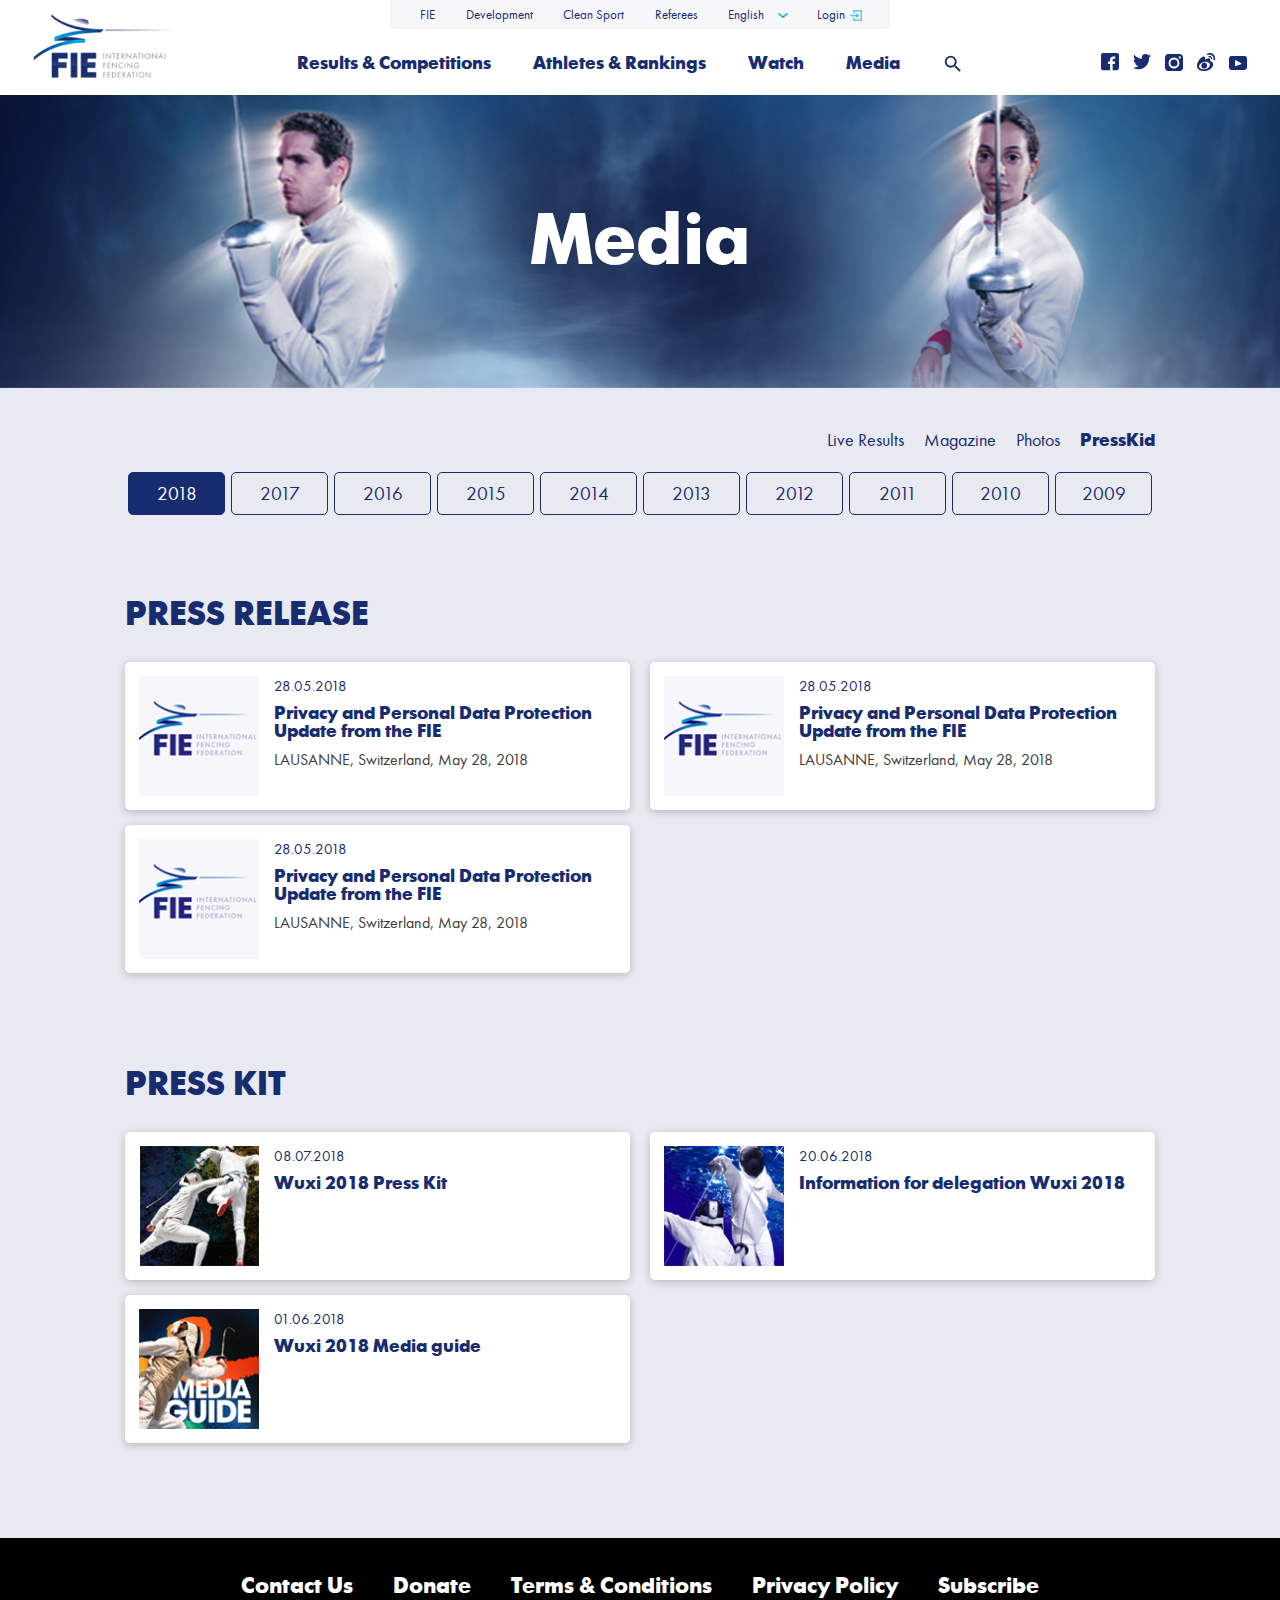
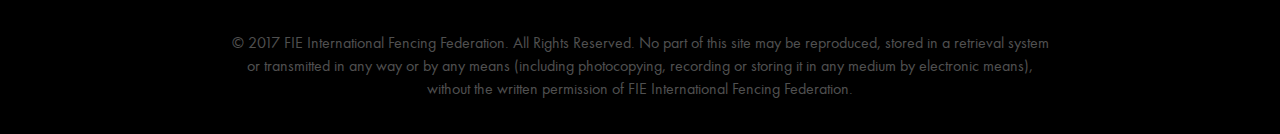
<file: media.html>
<!DOCTYPE html>
<html>
<head>
	<meta http-equiv="Content-Type" content="text/html; charset=UTF-8"/>
	<meta name="viewport" content="width=device-width, initial-scale=1.0"/>
	<title></title>
	<link rel="stylesheet" href="css/bootstrap.min.css"/>
	<link rel="stylesheet" href="css/owl.carousel.min.css"/>
	<link rel="stylesheet" href="css/screen.css"/>
	<link rel="stylesheet" href="https://cdnjs.cloudflare.com/ajax/libs/font-awesome/4.7.0/css/font-awesome.min.css">
</head>
<body>
	
	<div class="xs-menu">
		<div class="top">
			<a href="/">
				<img src="img/icons/log-xs.jpg" alt="icon"/>
			</a>
			<div>
				<p>Menu</p>
				<button type="button" class="mobile-toggle">
				  	<span class="mobile-toggle__icon"></span>
				</button>
			</div>
		</div>
		<div class="sub">
			<div class="flex-parent large">
				<a href="#">Athletes & Rankings</a>
				<a href="#">Results & Competitions</a>
				<a href="#">Watch</a>
				<a href="#">Media</a>
			</div>
			<div class="flex-parent small">
				<a href="#">FIE</a>
				<a href="#">Development</a>
				<a href="#">Clean Sport</a>
				<a href="#">Referees</a>
				<div class="s-wr">
					<select>
						<option value="en"><a href="#">English</a></option>
						<option value="fr"><a href="#">Français</a></option>
						<option value="es"><a href="#">Español</a></option>
					</select>
				</div>
				<div class="s-wr">
					<a href="#">Login</a>
				</div>
			</div>
			<div class="flex-parent social">
				<a href="#">
					<svg width="100%" viewBox="0 0 24 24" xmlns="http://www.w3.org/2000/svg"><path d="M9.5,3A6.5,6.5 0 0,1 16,9.5C16,11.11 15.41,12.59 14.44,13.73L14.71,14H15.5L20.5,19L19,20.5L14,15.5V14.71L13.73,14.44C12.59,15.41 11.11,16 9.5,16A6.5,6.5 0 0,1 3,9.5A6.5,6.5 0 0,1 9.5,3M9.5,5C7,5 5,7 5,9.5C5,12 7,14 9.5,14C12,14 14,12 14,9.5C14,7 12,5 9.5,5Z"></path></svg>
				</a>
				<a href="#">
					<svg width="100%" viewBox="0 0 17 17" xmlns="http://www.w3.org/2000/svg"><path d="m15.06 0h-13.06a2 2 0 0 0 -2 2v12.3a2 2 0 0 0 2 2h6.62v-5.92h-2v-2.32h2v-1.7a2.81 2.81 0 0 1 3-3.06c.85 0 1.6.06 1.81.09v2.06h-1.22c-1 0-1.17.45-1.17 1.13v1.42h2.32l-.3 2.32h-2.06v5.87h4a2 2 0 0 0 2-2v-12.19a1.94 1.94 0 0 0 -1.94-2z"></path></svg>
				</a>
				<a href="#">
					<svg width="100%" viewBox="0 0 18 16" xmlns="http://www.w3.org/2000/svg"><path d="m18 1.87a5.45 5.45 0 0 1 -2.14.62 3.56 3.56 0 0 0  1.61-2.13 5.7 5.7 0 0 1 -2.32.89 3.79 3.79 0 0 0 -2.67-1.25 3.71 3.71 0 0 0 -3.66 3.83 2.75 2.75 0 0 0  .09.89 10.36 10.36 0 0 1 -7.57-4 3.59 3.59 0 0 0 -.53 2 3.92 3.92 0 0 0  1.6 3.21 3.69 3.69 0 0 1 -1.7-.49v.09a3.75 3.75 0 0 0 2.94 3.74 3.79 3.79 0 0 1 -1 .18 2 2 0 0 1 -.65-.09 3.72 3.72 0 0 0  3.44 2.64 7 7 0 0 1 -4.55 1.72 3 3 0 0 1 -.89-.09 10.16 10.16 0 0 0  5.61 1.69c6.77 0 10.43-5.88 10.43-11v-.49a6.85 6.85 0 0 0 2-2z"></path></svg>
				</a>
				<a href="#">
					<svg width="100%" viewBox="0 0 80 78" xmlns="http://www.w3.org/2000/svg"><path d="m40 24.2a15.8 15.8 0 0 0 0 31.6 15.8 15.8 0 0 0  0-31.6z"></path><path d="m63.08 0h-46.16a16.92 16.92 0 0 0 -16.92 16.92v42.16a16.92 16.92 0 0 0 16.92 16.92h46.16a16.92 16.92 0 0 0 16.92-16.92v-42.16a16.92 16.92 0 0 0 -16.92-16.92zm7.62 15.7a5.1 5.1 0 1 1 -5.1-5.2 5.14 5.14 0 0 1  5.1 5.2zm-6.7 24.3c0 13.5-10.8 24.5-24 24.5s-24-11-24-24.5a24.24 24.24 0 0 1 24-24.5 24.18 24.18 0 0 1  24 24.5z"></path></svg>
				</a>
				<a href="#">
					<svg width="100%" viewBox="0 0 80 80" xmlns="http://www.w3.org/2000/svg"><path d="m60.29 36.92c-3.37-.21-2.06-2.42-2.06-2.42s2.34-6.36-2.11-10.07c-5.5-4.56-16.12 3.16-16.12 3.16-4.18 2.2-3.34-.2-3.26-4.08-.65-4.46-3.11-11.8-14.16-5.55s-18.81 23.49-18.81 23.49c-5.47 11.5-3.37 19.42-3.37 19.42 4.32 17.52 21.91 19.83 35.21 19 13.99-.87 31.69-10.31 35.39-24.62s-7.35-18.1-10.72-18.33zm-24.66 35.39c-13.34 2.69-25.19-2.57-26.52-11.78s8.44-18.28 21.77-21 25 1.35 26.37 10.55-8.25 19.55-21.62 22.23zm29.21-43.66a2.44 2.44 0 0 0 2-2.42 1.3 1.3 0 0 0  0-.27c-.61-16.8-15.14-11.67-15.14-11.67a2.48 2.48 0 0 0 -2 2.85 2.43 2.43 0 0 0  2.75 2.1c10.39-4.07 9.62 7.33 9.62 7.33a2.41 2.41 0 0 0 2.76 2.08zm-5.93-28.58a29.5 29.5 0 0 0 -11.91 1.93c-.12 0-.21.16-.32.19a.13.13 0 0 0 -.07.08 3.66 3.66 0 0 0 -2 3.87 3.55 3.55 0 0 0  4 3.06 16.57 16.57 0 0 0  3-1.25c1.19-.71 11.92-2.22 18.57 6.16 3.86 6.26 2.89 11 2.8 11.75a10.87 10.87 0 0 0 -.2 3.57 3.24 3.24 0 0 0  3.94 2.7c1.6-.24 2.92-.67 2.92-3.53h0c2.86-20.47-11.16-27.73-20.73-28.53zm-28.78 42.78a13.3 13.3 0 0 0 -10.95 15.15 13.06 13.06 0 0 0  14.82 11.25 13.3 13.3 0 0 0  11-15.16 13.06 13.06 0 0 0 -14.87-11.24z"></path></svg>
				</a>
				<a href="#">
					<svg width="100%" viewBox="0 0 80 65" xmlns="http://www.w3.org/2000/svg"><path d="m69.11 0h-58.22a10.89 10.89 0 0 0 -10.89 10.89v40.22a10.89 10.89 0 0 0 10.89 10.89h58.22a10.89 10.89 0 0 0 10.89-10.89v-40.22a10.89 10.89 0 0 0 -10.89-10.89zm-15.3 36.44-23.81 8.02a2.52 2.52 0 0 1 -3.3-2.36v-21.4a2.53 2.53 0 0 1 3.78-2.17l23.76 13.38a2.48 2.48 0 0 1 -.43 4.53z"></path></svg>
				</a>
			</div>
		</div>
	</div>

	<header>
		<div class="container">
			<div class="row">
				<div class="col-xs-12">
					<ul class="tools">
						<li><a href="#">FIE</a></li>
						<li><a href="#">Development</a></li>
						<li><a href="#">Clean Sport</a></li>
						<li><a href="#">Referees</a></li>
						<li>
							<select>
								<option value="en"><a href="#">English</a></option>
								<option value="fr"><a href="#">Français</a></option>
								<option value="es"><a href="#">Español</a></option>
							</select>
						</li>
						<li><a href="#">Login</a></li>
					</ul>
				</div>
			</div>
		</div>

		<div class="primary-menu">
			<a href="/" class="logo">
				<img src="img/icons/logo.png" alt="logo"/>
			</a>
			<ul class="menu">
				<li><a href="#">Results & Competitions</a></li>
				<li><a href="#">Athletes & Rankings</a></li>
				<li><a href="#">Watch</a></li>
				<li><a href="#">Media</a></li>
				<li>
					<a href="#">
						<svg width="100%" viewBox="0 0 24 24" xmlns="http://www.w3.org/2000/svg"><path d="M9.5,3A6.5,6.5 0 0,1 16,9.5C16,11.11 15.41,12.59 14.44,13.73L14.71,14H15.5L20.5,19L19,20.5L14,15.5V14.71L13.73,14.44C12.59,15.41 11.11,16 9.5,16A6.5,6.5 0 0,1 3,9.5A6.5,6.5 0 0,1 9.5,3M9.5,5C7,5 5,7 5,9.5C5,12 7,14 9.5,14C12,14 14,12 14,9.5C14,7 12,5 9.5,5Z"></path></svg>
					</a>
				</li>
			</ul>
			<button class="follow-us">Follow Us</button>
			<ul class="socials">
				<li>
					<a href="#">
						<svg width="100%" viewBox="0 0 17 17" xmlns="http://www.w3.org/2000/svg"><path d="m15.06 0h-13.06a2 2 0 0 0 -2 2v12.3a2 2 0 0 0 2 2h6.62v-5.92h-2v-2.32h2v-1.7a2.81 2.81 0 0 1 3-3.06c.85 0 1.6.06 1.81.09v2.06h-1.22c-1 0-1.17.45-1.17 1.13v1.42h2.32l-.3 2.32h-2.06v5.87h4a2 2 0 0 0 2-2v-12.19a1.94 1.94 0 0 0 -1.94-2z"></path></svg>
					</a>
				</li>
				<li>
					<a href="#">
						<svg width="100%" viewBox="0 0 18 16" xmlns="http://www.w3.org/2000/svg"><path d="m18 1.87a5.45 5.45 0 0 1 -2.14.62 3.56 3.56 0 0 0  1.61-2.13 5.7 5.7 0 0 1 -2.32.89 3.79 3.79 0 0 0 -2.67-1.25 3.71 3.71 0 0 0 -3.66 3.83 2.75 2.75 0 0 0  .09.89 10.36 10.36 0 0 1 -7.57-4 3.59 3.59 0 0 0 -.53 2 3.92 3.92 0 0 0  1.6 3.21 3.69 3.69 0 0 1 -1.7-.49v.09a3.75 3.75 0 0 0 2.94 3.74 3.79 3.79 0 0 1 -1 .18 2 2 0 0 1 -.65-.09 3.72 3.72 0 0 0  3.44 2.64 7 7 0 0 1 -4.55 1.72 3 3 0 0 1 -.89-.09 10.16 10.16 0 0 0  5.61 1.69c6.77 0 10.43-5.88 10.43-11v-.49a6.85 6.85 0 0 0 2-2z"></path></svg>
					</a>
				</li>
				<li>
					<a href="#">
						<svg width="100%" viewBox="0 0 80 78" xmlns="http://www.w3.org/2000/svg"><path d="m40 24.2a15.8 15.8 0 0 0 0 31.6 15.8 15.8 0 0 0  0-31.6z"></path><path d="m63.08 0h-46.16a16.92 16.92 0 0 0 -16.92 16.92v42.16a16.92 16.92 0 0 0 16.92 16.92h46.16a16.92 16.92 0 0 0 16.92-16.92v-42.16a16.92 16.92 0 0 0 -16.92-16.92zm7.62 15.7a5.1 5.1 0 1 1 -5.1-5.2 5.14 5.14 0 0 1  5.1 5.2zm-6.7 24.3c0 13.5-10.8 24.5-24 24.5s-24-11-24-24.5a24.24 24.24 0 0 1 24-24.5 24.18 24.18 0 0 1  24 24.5z"></path></svg>
					</a>
				</li>
				<li>
					<a href="#">
						<svg width="100%" viewBox="0 0 80 80" xmlns="http://www.w3.org/2000/svg"><path d="m60.29 36.92c-3.37-.21-2.06-2.42-2.06-2.42s2.34-6.36-2.11-10.07c-5.5-4.56-16.12 3.16-16.12 3.16-4.18 2.2-3.34-.2-3.26-4.08-.65-4.46-3.11-11.8-14.16-5.55s-18.81 23.49-18.81 23.49c-5.47 11.5-3.37 19.42-3.37 19.42 4.32 17.52 21.91 19.83 35.21 19 13.99-.87 31.69-10.31 35.39-24.62s-7.35-18.1-10.72-18.33zm-24.66 35.39c-13.34 2.69-25.19-2.57-26.52-11.78s8.44-18.28 21.77-21 25 1.35 26.37 10.55-8.25 19.55-21.62 22.23zm29.21-43.66a2.44 2.44 0 0 0 2-2.42 1.3 1.3 0 0 0  0-.27c-.61-16.8-15.14-11.67-15.14-11.67a2.48 2.48 0 0 0 -2 2.85 2.43 2.43 0 0 0  2.75 2.1c10.39-4.07 9.62 7.33 9.62 7.33a2.41 2.41 0 0 0 2.76 2.08zm-5.93-28.58a29.5 29.5 0 0 0 -11.91 1.93c-.12 0-.21.16-.32.19a.13.13 0 0 0 -.07.08 3.66 3.66 0 0 0 -2 3.87 3.55 3.55 0 0 0  4 3.06 16.57 16.57 0 0 0  3-1.25c1.19-.71 11.92-2.22 18.57 6.16 3.86 6.26 2.89 11 2.8 11.75a10.87 10.87 0 0 0 -.2 3.57 3.24 3.24 0 0 0  3.94 2.7c1.6-.24 2.92-.67 2.92-3.53h0c2.86-20.47-11.16-27.73-20.73-28.53zm-28.78 42.78a13.3 13.3 0 0 0 -10.95 15.15 13.06 13.06 0 0 0  14.82 11.25 13.3 13.3 0 0 0  11-15.16 13.06 13.06 0 0 0 -14.87-11.24z"></path></svg>
					</a>
				</li>
				<li>
					<a href="#">
						<svg width="100%" viewBox="0 0 80 65" xmlns="http://www.w3.org/2000/svg"><path d="m69.11 0h-58.22a10.89 10.89 0 0 0 -10.89 10.89v40.22a10.89 10.89 0 0 0 10.89 10.89h58.22a10.89 10.89 0 0 0 10.89-10.89v-40.22a10.89 10.89 0 0 0 -10.89-10.89zm-15.3 36.44-23.81 8.02a2.52 2.52 0 0 1 -3.3-2.36v-21.4a2.53 2.53 0 0 1 3.78-2.17l23.76 13.38a2.48 2.48 0 0 1 -.43 4.53z"></path></svg>
					</a>
				</li>
			</ul>
		</div>
	</header>
	
	<section class="clean-sport-header">
		<p class="clean-sport-header-h">Media</p>
	</section>

	<section class="athletes-rankings-table media-res magazine">
		<section class="statistics-table">
			<div class="container small">
				<div class="row">
					<div class="col-xs-12">
						<ul class="media-res-menu">
							<li><a href="#">Live Results</a></li>
							<li><a href="#">Magazine</a></li>
							<li><a href="#">Photos</a></li>
							<li class="active"><a href="#">PressKid</a></li>
						</ul>
					</div>
				</div>
			</div>
		</section>
	</section>

	<section class="media-tab">
		<div class="container small">
			<div class="row">
				<div class="col-xs-12">
					<ul class="nav nav-tabs">
					   <li class="active"><a data-toggle="tab" href="#y2018">2018</a></li>
					   <li><a data-toggle="tab" href="#y2017">2017</a></li>
					   <li><a data-toggle="tab" href="#y2016">2016</a></li>
					   <li><a data-toggle="tab" href="#y2015">2015</a></li>
					   <li><a data-toggle="tab" href="#y2014">2014</a></li>
					   <li><a data-toggle="tab" href="#y2013">2013</a></li>
					   <li><a data-toggle="tab" href="#y2012">2012</a></li>
					   <li><a data-toggle="tab" href="#y2011">2011</a></li>
					   <li><a data-toggle="tab" href="#y2010">2010</a></li>
					   <li><a data-toggle="tab" href="#y2009">2009</a></li>
					</ul>

					<div class="tab-content">
					   <div id="y2018" class="tab-pane fade in active">
					   	<p class="heading">PRESS RELEASE</p>
					   	<div class="flex-parent">
					   		<a href="#" class="card">
					   			<img src="img/sx1.jpg" alt="alt"/>
					   			<span class="info">
					   				<u>28.05.2018</u>
					   				<b>Privacy and Personal Data Protection Update from the FIE </b>
					   				<span>LAUSANNE, Switzerland, May 28, 2018</span>
					   			</span>
					   		</a>
					   		<a href="#" class="card">
					   			<img src="img/sx1.jpg" alt="alt"/>
					   			<span class="info">
					   				<u>28.05.2018</u>
					   				<b>Privacy and Personal Data Protection Update from the FIE </b>
					   				<span>LAUSANNE, Switzerland, May 28, 2018</span>
					   			</span>
					   		</a>
					   		<a href="#" class="card">
					   			<img src="img/sx1.jpg" alt="alt"/>
					   			<span class="info">
					   				<u>28.05.2018</u>
					   				<b>Privacy and Personal Data Protection Update from the FIE </b>
					   				<span>LAUSANNE, Switzerland, May 28, 2018</span>
					   			</span>
					   		</a>
					   	</div>
					   	<p class="heading">PRESS KIT</p>
					   	<div class="flex-parent">
					   		<a href="#" class="card">
					   			<img src="img/sx2.jpg" alt="alt"/>
					   			<span class="info">
					   				<u>08.07.2018</u>
					   				<b>Wuxi 2018 Press Kit  </b>
					   			</span>
					   		</a>
					   		<a href="#" class="card">
					   			<img src="img/sx3.jpg" alt="alt"/>
					   			<span class="info">
					   				<u>20.06.2018</u>
					   				<b>Information for delegation Wuxi 2018</b>
					   			</span>
					   		</a>
					   		<a href="#" class="card">
					   			<img src="img/sx4.jpg" alt="alt"/>
					   			<span class="info">
					   				<u>01.06.2018</u>
					   				<b>Wuxi 2018 Media guide</b>
					   			</span>
					   		</a>
					   	</div>
					   </div>
					   <div id="y2017" class="tab-pane fade"><p class="heading">2017</p></div>
					   <div id="y2016" class="tab-pane fade"><p class="heading">2016</p></div>
					   <div id="y2015" class="tab-pane fade"><p class="heading">2015</p></div>
					   <div id="y2014" class="tab-pane fade"><p class="heading">2014</p></div>
					   <div id="y2013" class="tab-pane fade"><p class="heading">2013</p></div>
					   <div id="y2012" class="tab-pane fade"><p class="heading">2012</p></div>
					   <div id="y2011" class="tab-pane fade"><p class="heading">2011</p></div>
					   <div id="y2010" class="tab-pane fade"><p class="heading">2010</p></div>
					   <div id="y2009" class="tab-pane fade"><p class="heading">2009</p></div>
					</div>
				</div>
			</div>
		</div>
	</section>

	<footer>
		<div class="container">
			<div class="row">
				<div class="col-xs-12">
					<ul>
						<li><a href="#">Contact Us</a></li>
						<li><a href="#">Donate</a></li>
						<li><a href="#">Terms & Conditions</a></li>
						<li><a href="#">Privacy Policy</a></li>
						<li><a href="#">Subscribe</a></li>
					</ul>
					<div class="copy">
						&copy; 2017 FIE International Fencing Federation. All Rights Reserved. No part of this site may be reproduced, stored in a retrieval system <br/> or transmitted in any way or by any means (including photocopying, recording or storing it in any medium by electronic means),<br/> without the written permission of FIE International Fencing Federation.
					</div>
				</div>
			</div>
		</div>
	</footer>

	<script type="text/javascript" src="js/jquery-2.2.4.min.js"></script>
	<script type="text/javascript" src="js/bootstrap.min.js"></script>
	<script type="text/javascript" src="js/owl.carousel.min.js"></script>
	<script type="text/javascript" src="js/owl.carousel.min.js"></script>
	<script type="text/javascript" src="js/moment.js"></script>
	<script type="text/javascript" src="js/timezone.js"></script>
	<script type="text/javascript" src="js/scripts.js"></script>
</body>
</html>
</file>
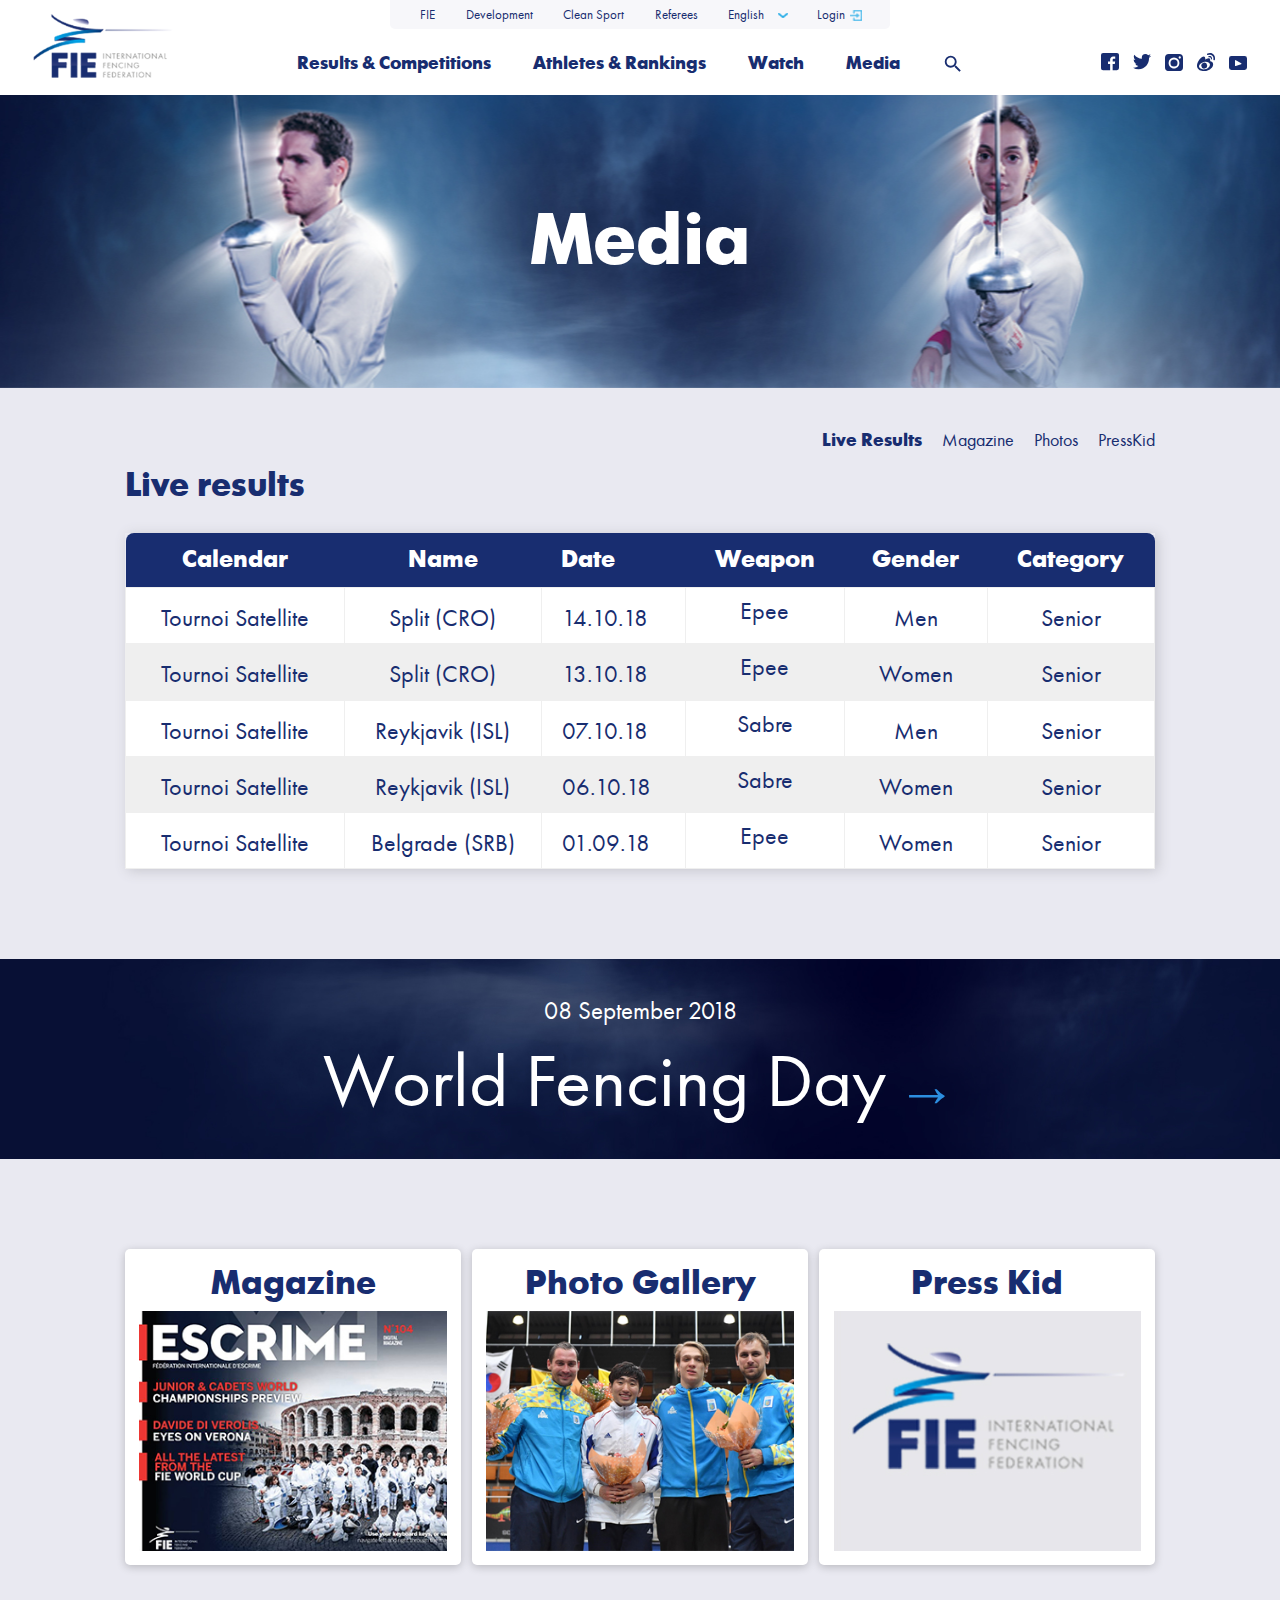
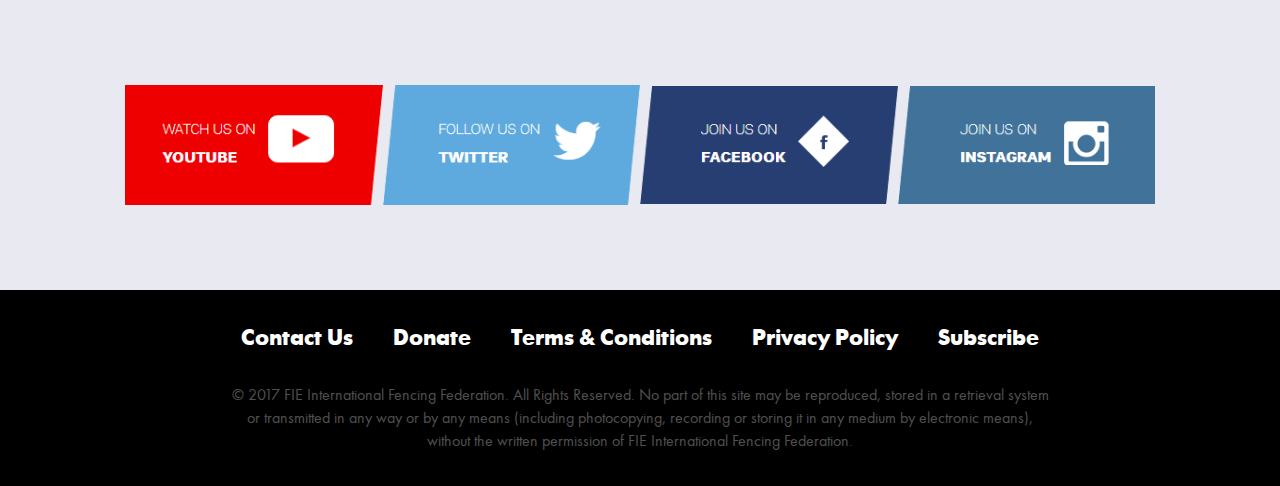
<file: media_life_res.html>
<!DOCTYPE html>
<html>
<head>
	<meta http-equiv="Content-Type" content="text/html; charset=UTF-8"/>
	<meta name="viewport" content="width=device-width, initial-scale=1.0"/>
	<title></title>
	<link rel="stylesheet" href="css/bootstrap.min.css"/>
	<link rel="stylesheet" href="css/owl.carousel.min.css"/>
	<link rel="stylesheet" href="css/screen.css"/>
	<link rel="stylesheet" href="https://cdnjs.cloudflare.com/ajax/libs/font-awesome/4.7.0/css/font-awesome.min.css">
</head>
<body>
	
	<div class="xs-menu">
		<div class="top">
			<a href="/">
				<img src="img/icons/log-xs.jpg" alt="icon"/>
			</a>
			<div>
				<p>Menu</p>
				<button type="button" class="mobile-toggle">
				  	<span class="mobile-toggle__icon"></span>
				</button>
			</div>
		</div>
		<div class="sub">
			<div class="flex-parent large">
				<a href="#">Athletes & Rankings</a>
				<a href="#">Results & Competitions</a>
				<a href="#">Watch</a>
				<a href="#">Media</a>
			</div>
			<div class="flex-parent small">
				<a href="#">FIE</a>
				<a href="#">Development</a>
				<a href="#">Clean Sport</a>
				<a href="#">Referees</a>
				<div class="s-wr">
					<select>
						<option value="en"><a href="#">English</a></option>
						<option value="fr"><a href="#">Français</a></option>
						<option value="es"><a href="#">Español</a></option>
					</select>
				</div>
				<div class="s-wr">
					<a href="#">Login</a>
				</div>
			</div>
			<div class="flex-parent social">
				<a href="#">
					<svg width="100%" viewBox="0 0 24 24" xmlns="http://www.w3.org/2000/svg"><path d="M9.5,3A6.5,6.5 0 0,1 16,9.5C16,11.11 15.41,12.59 14.44,13.73L14.71,14H15.5L20.5,19L19,20.5L14,15.5V14.71L13.73,14.44C12.59,15.41 11.11,16 9.5,16A6.5,6.5 0 0,1 3,9.5A6.5,6.5 0 0,1 9.5,3M9.5,5C7,5 5,7 5,9.5C5,12 7,14 9.5,14C12,14 14,12 14,9.5C14,7 12,5 9.5,5Z"></path></svg>
				</a>
				<a href="#">
					<svg width="100%" viewBox="0 0 17 17" xmlns="http://www.w3.org/2000/svg"><path d="m15.06 0h-13.06a2 2 0 0 0 -2 2v12.3a2 2 0 0 0 2 2h6.62v-5.92h-2v-2.32h2v-1.7a2.81 2.81 0 0 1 3-3.06c.85 0 1.6.06 1.81.09v2.06h-1.22c-1 0-1.17.45-1.17 1.13v1.42h2.32l-.3 2.32h-2.06v5.87h4a2 2 0 0 0 2-2v-12.19a1.94 1.94 0 0 0 -1.94-2z"></path></svg>
				</a>
				<a href="#">
					<svg width="100%" viewBox="0 0 18 16" xmlns="http://www.w3.org/2000/svg"><path d="m18 1.87a5.45 5.45 0 0 1 -2.14.62 3.56 3.56 0 0 0  1.61-2.13 5.7 5.7 0 0 1 -2.32.89 3.79 3.79 0 0 0 -2.67-1.25 3.71 3.71 0 0 0 -3.66 3.83 2.75 2.75 0 0 0  .09.89 10.36 10.36 0 0 1 -7.57-4 3.59 3.59 0 0 0 -.53 2 3.92 3.92 0 0 0  1.6 3.21 3.69 3.69 0 0 1 -1.7-.49v.09a3.75 3.75 0 0 0 2.94 3.74 3.79 3.79 0 0 1 -1 .18 2 2 0 0 1 -.65-.09 3.72 3.72 0 0 0  3.44 2.64 7 7 0 0 1 -4.55 1.72 3 3 0 0 1 -.89-.09 10.16 10.16 0 0 0  5.61 1.69c6.77 0 10.43-5.88 10.43-11v-.49a6.85 6.85 0 0 0 2-2z"></path></svg>
				</a>
				<a href="#">
					<svg width="100%" viewBox="0 0 80 78" xmlns="http://www.w3.org/2000/svg"><path d="m40 24.2a15.8 15.8 0 0 0 0 31.6 15.8 15.8 0 0 0  0-31.6z"></path><path d="m63.08 0h-46.16a16.92 16.92 0 0 0 -16.92 16.92v42.16a16.92 16.92 0 0 0 16.92 16.92h46.16a16.92 16.92 0 0 0 16.92-16.92v-42.16a16.92 16.92 0 0 0 -16.92-16.92zm7.62 15.7a5.1 5.1 0 1 1 -5.1-5.2 5.14 5.14 0 0 1  5.1 5.2zm-6.7 24.3c0 13.5-10.8 24.5-24 24.5s-24-11-24-24.5a24.24 24.24 0 0 1 24-24.5 24.18 24.18 0 0 1  24 24.5z"></path></svg>
				</a>
				<a href="#">
					<svg width="100%" viewBox="0 0 80 80" xmlns="http://www.w3.org/2000/svg"><path d="m60.29 36.92c-3.37-.21-2.06-2.42-2.06-2.42s2.34-6.36-2.11-10.07c-5.5-4.56-16.12 3.16-16.12 3.16-4.18 2.2-3.34-.2-3.26-4.08-.65-4.46-3.11-11.8-14.16-5.55s-18.81 23.49-18.81 23.49c-5.47 11.5-3.37 19.42-3.37 19.42 4.32 17.52 21.91 19.83 35.21 19 13.99-.87 31.69-10.31 35.39-24.62s-7.35-18.1-10.72-18.33zm-24.66 35.39c-13.34 2.69-25.19-2.57-26.52-11.78s8.44-18.28 21.77-21 25 1.35 26.37 10.55-8.25 19.55-21.62 22.23zm29.21-43.66a2.44 2.44 0 0 0 2-2.42 1.3 1.3 0 0 0  0-.27c-.61-16.8-15.14-11.67-15.14-11.67a2.48 2.48 0 0 0 -2 2.85 2.43 2.43 0 0 0  2.75 2.1c10.39-4.07 9.62 7.33 9.62 7.33a2.41 2.41 0 0 0 2.76 2.08zm-5.93-28.58a29.5 29.5 0 0 0 -11.91 1.93c-.12 0-.21.16-.32.19a.13.13 0 0 0 -.07.08 3.66 3.66 0 0 0 -2 3.87 3.55 3.55 0 0 0  4 3.06 16.57 16.57 0 0 0  3-1.25c1.19-.71 11.92-2.22 18.57 6.16 3.86 6.26 2.89 11 2.8 11.75a10.87 10.87 0 0 0 -.2 3.57 3.24 3.24 0 0 0  3.94 2.7c1.6-.24 2.92-.67 2.92-3.53h0c2.86-20.47-11.16-27.73-20.73-28.53zm-28.78 42.78a13.3 13.3 0 0 0 -10.95 15.15 13.06 13.06 0 0 0  14.82 11.25 13.3 13.3 0 0 0  11-15.16 13.06 13.06 0 0 0 -14.87-11.24z"></path></svg>
				</a>
				<a href="#">
					<svg width="100%" viewBox="0 0 80 65" xmlns="http://www.w3.org/2000/svg"><path d="m69.11 0h-58.22a10.89 10.89 0 0 0 -10.89 10.89v40.22a10.89 10.89 0 0 0 10.89 10.89h58.22a10.89 10.89 0 0 0 10.89-10.89v-40.22a10.89 10.89 0 0 0 -10.89-10.89zm-15.3 36.44-23.81 8.02a2.52 2.52 0 0 1 -3.3-2.36v-21.4a2.53 2.53 0 0 1 3.78-2.17l23.76 13.38a2.48 2.48 0 0 1 -.43 4.53z"></path></svg>
				</a>
			</div>
		</div>
	</div>

	<header>
		<div class="container">
			<div class="row">
				<div class="col-xs-12">
					<ul class="tools">
						<li><a href="#">FIE</a></li>
						<li><a href="#">Development</a></li>
						<li><a href="#">Clean Sport</a></li>
						<li><a href="#">Referees</a></li>
						<li>
							<select>
								<option value="en"><a href="#">English</a></option>
								<option value="fr"><a href="#">Français</a></option>
								<option value="es"><a href="#">Español</a></option>
							</select>
						</li>
						<li><a href="#">Login</a></li>
					</ul>
				</div>
			</div>
		</div>

		<div class="primary-menu">
			<a href="/" class="logo">
				<img src="img/icons/logo.png" alt="logo"/>
			</a>
			<ul class="menu">
				<li><a href="#">Results & Competitions</a></li>
				<li><a href="#">Athletes & Rankings</a></li>
				<li><a href="#">Watch</a></li>
				<li><a href="#">Media</a></li>
				<li>
					<a href="#">
						<svg width="100%" viewBox="0 0 24 24" xmlns="http://www.w3.org/2000/svg"><path d="M9.5,3A6.5,6.5 0 0,1 16,9.5C16,11.11 15.41,12.59 14.44,13.73L14.71,14H15.5L20.5,19L19,20.5L14,15.5V14.71L13.73,14.44C12.59,15.41 11.11,16 9.5,16A6.5,6.5 0 0,1 3,9.5A6.5,6.5 0 0,1 9.5,3M9.5,5C7,5 5,7 5,9.5C5,12 7,14 9.5,14C12,14 14,12 14,9.5C14,7 12,5 9.5,5Z"></path></svg>
					</a>
				</li>
			</ul>
			<button class="follow-us">Follow Us</button>
			<ul class="socials">
				<li>
					<a href="#">
						<svg width="100%" viewBox="0 0 17 17" xmlns="http://www.w3.org/2000/svg"><path d="m15.06 0h-13.06a2 2 0 0 0 -2 2v12.3a2 2 0 0 0 2 2h6.62v-5.92h-2v-2.32h2v-1.7a2.81 2.81 0 0 1 3-3.06c.85 0 1.6.06 1.81.09v2.06h-1.22c-1 0-1.17.45-1.17 1.13v1.42h2.32l-.3 2.32h-2.06v5.87h4a2 2 0 0 0 2-2v-12.19a1.94 1.94 0 0 0 -1.94-2z"></path></svg>
					</a>
				</li>
				<li>
					<a href="#">
						<svg width="100%" viewBox="0 0 18 16" xmlns="http://www.w3.org/2000/svg"><path d="m18 1.87a5.45 5.45 0 0 1 -2.14.62 3.56 3.56 0 0 0  1.61-2.13 5.7 5.7 0 0 1 -2.32.89 3.79 3.79 0 0 0 -2.67-1.25 3.71 3.71 0 0 0 -3.66 3.83 2.75 2.75 0 0 0  .09.89 10.36 10.36 0 0 1 -7.57-4 3.59 3.59 0 0 0 -.53 2 3.92 3.92 0 0 0  1.6 3.21 3.69 3.69 0 0 1 -1.7-.49v.09a3.75 3.75 0 0 0 2.94 3.74 3.79 3.79 0 0 1 -1 .18 2 2 0 0 1 -.65-.09 3.72 3.72 0 0 0  3.44 2.64 7 7 0 0 1 -4.55 1.72 3 3 0 0 1 -.89-.09 10.16 10.16 0 0 0  5.61 1.69c6.77 0 10.43-5.88 10.43-11v-.49a6.85 6.85 0 0 0 2-2z"></path></svg>
					</a>
				</li>
				<li>
					<a href="#">
						<svg width="100%" viewBox="0 0 80 78" xmlns="http://www.w3.org/2000/svg"><path d="m40 24.2a15.8 15.8 0 0 0 0 31.6 15.8 15.8 0 0 0  0-31.6z"></path><path d="m63.08 0h-46.16a16.92 16.92 0 0 0 -16.92 16.92v42.16a16.92 16.92 0 0 0 16.92 16.92h46.16a16.92 16.92 0 0 0 16.92-16.92v-42.16a16.92 16.92 0 0 0 -16.92-16.92zm7.62 15.7a5.1 5.1 0 1 1 -5.1-5.2 5.14 5.14 0 0 1  5.1 5.2zm-6.7 24.3c0 13.5-10.8 24.5-24 24.5s-24-11-24-24.5a24.24 24.24 0 0 1 24-24.5 24.18 24.18 0 0 1  24 24.5z"></path></svg>
					</a>
				</li>
				<li>
					<a href="#">
						<svg width="100%" viewBox="0 0 80 80" xmlns="http://www.w3.org/2000/svg"><path d="m60.29 36.92c-3.37-.21-2.06-2.42-2.06-2.42s2.34-6.36-2.11-10.07c-5.5-4.56-16.12 3.16-16.12 3.16-4.18 2.2-3.34-.2-3.26-4.08-.65-4.46-3.11-11.8-14.16-5.55s-18.81 23.49-18.81 23.49c-5.47 11.5-3.37 19.42-3.37 19.42 4.32 17.52 21.91 19.83 35.21 19 13.99-.87 31.69-10.31 35.39-24.62s-7.35-18.1-10.72-18.33zm-24.66 35.39c-13.34 2.69-25.19-2.57-26.52-11.78s8.44-18.28 21.77-21 25 1.35 26.37 10.55-8.25 19.55-21.62 22.23zm29.21-43.66a2.44 2.44 0 0 0 2-2.42 1.3 1.3 0 0 0  0-.27c-.61-16.8-15.14-11.67-15.14-11.67a2.48 2.48 0 0 0 -2 2.85 2.43 2.43 0 0 0  2.75 2.1c10.39-4.07 9.62 7.33 9.62 7.33a2.41 2.41 0 0 0 2.76 2.08zm-5.93-28.58a29.5 29.5 0 0 0 -11.91 1.93c-.12 0-.21.16-.32.19a.13.13 0 0 0 -.07.08 3.66 3.66 0 0 0 -2 3.87 3.55 3.55 0 0 0  4 3.06 16.57 16.57 0 0 0  3-1.25c1.19-.71 11.92-2.22 18.57 6.16 3.86 6.26 2.89 11 2.8 11.75a10.87 10.87 0 0 0 -.2 3.57 3.24 3.24 0 0 0  3.94 2.7c1.6-.24 2.92-.67 2.92-3.53h0c2.86-20.47-11.16-27.73-20.73-28.53zm-28.78 42.78a13.3 13.3 0 0 0 -10.95 15.15 13.06 13.06 0 0 0  14.82 11.25 13.3 13.3 0 0 0  11-15.16 13.06 13.06 0 0 0 -14.87-11.24z"></path></svg>
					</a>
				</li>
				<li>
					<a href="#">
						<svg width="100%" viewBox="0 0 80 65" xmlns="http://www.w3.org/2000/svg"><path d="m69.11 0h-58.22a10.89 10.89 0 0 0 -10.89 10.89v40.22a10.89 10.89 0 0 0 10.89 10.89h58.22a10.89 10.89 0 0 0 10.89-10.89v-40.22a10.89 10.89 0 0 0 -10.89-10.89zm-15.3 36.44-23.81 8.02a2.52 2.52 0 0 1 -3.3-2.36v-21.4a2.53 2.53 0 0 1 3.78-2.17l23.76 13.38a2.48 2.48 0 0 1 -.43 4.53z"></path></svg>
					</a>
				</li>
			</ul>
		</div>
	</header>
	
	<section class="clean-sport-header">
		<p class="clean-sport-header-h">Media</p>
	</section>

	<section class="athletes-rankings-table media-res">
		<section class="statistics-table">
			<div class="container small">
				<div class="row">
					<div class="col-xs-12">
						<ul class="media-res-menu">
							<li class="active"><a href="#">Live Results</a></li>
							<li><a href="#">Magazine</a></li>
							<li><a href="#">Photos</a></li>
							<li><a href="#">PressKid</a></li>
						</ul>
						<p class="media-res-h">Live results</p>
						<div class="table-parent">
							<table class="table">
								<tr>
									<th>Calendar</th>
									<th>Name</th>
									<th>Date</th>
									<th>Weapon</th>
									<th>Gender</th>
									<th>Category</th>
								</tr>
								<tr>
									<td>Tournoi Satellite</td>
									<td>Split (CRO)</td>
									<td>14.10.18</td>
									<td>Epee</td>
									<td>Men</td>
									<td>Senior</td>
								</tr>
								<tr>
									<td>Tournoi Satellite</td>
									<td>Split (CRO)</td>
									<td>13.10.18</td>
									<td>Epee</td>
									<td>Women</td>
									<td>Senior</td>
								</tr>
								<tr>
									<td>Tournoi Satellite</td>
									<td>Reykjavik (ISL)</td>
									<td>07.10.18</td>
									<td>Sabre</td>
									<td>Men</td>
									<td>Senior</td>
								</tr>
								<tr>
									<td>Tournoi Satellite</td>
									<td>Reykjavik (ISL)</td>
									<td>06.10.18</td>
									<td>Sabre</td>
									<td>Women</td>
									<td>Senior</td>
								</tr>
								<tr>
									<td>Tournoi Satellite</td>
									<td>Belgrade (SRB)</td>
									<td>01.09.18</td>
									<td>Epee</td>
									<td>Women</td>
									<td>Senior</td>
								</tr>
							</table>
						</div>
					</div>
				</div>
			</div>
		</section>
	</section>

	<a href="#" class="media-res-link">
		<u>08 September 2018</u>
		<span>World Fencing Day<i>&rarr;</i></span>
	</a>

	<section class="media-res-social">
		<div class="container small">
			<div class="row">
				<div class="col-xs-12">
					<div class="flex-top-parent">
						<a href="#" class="card">
							<p>Magazine</p>
							<span class="img-wrapper">
								<img src="img/cs1.jpg" alt="alt"/>
							</span>
						</a>
						<a href="#" class="card">
							<p>Photo Gallery </p>
							<span class="img-wrapper">
								<img src="img/cs2.jpg" alt="alt"/>
							</span>
						</a>
						<a href="#" class="card">
							<p>Press Kid</p>
							<span class="img-wrapper">
								<img src="img/cs3.jpg" alt="alt"/>
							</span>
						</a>
					</div>
					<div class="flex-sub-parent">
						<a href="#">
							<img src="img/icons/f-youtube.png" alt="alt"/>
						</a>
						<a href="#">
							<img src="img/icons/f-twitter.png" alt="alt"/>
						</a>
						<a href="#">
							<img src="img/icons/f-facebook.png" alt="alt"/>
						</a>
						<a href="#">
							<img src="img/icons/f-instagram.png" alt="alt"/>
						</a>
					</div>
				</div>
			</div>
		</div>
	</section>

	<footer>
		<div class="container">
			<div class="row">
				<div class="col-xs-12">
					<ul>
						<li><a href="#">Contact Us</a></li>
						<li><a href="#">Donate</a></li>
						<li><a href="#">Terms & Conditions</a></li>
						<li><a href="#">Privacy Policy</a></li>
						<li><a href="#">Subscribe</a></li>
					</ul>
					<div class="copy">
						&copy; 2017 FIE International Fencing Federation. All Rights Reserved. No part of this site may be reproduced, stored in a retrieval system <br/> or transmitted in any way or by any means (including photocopying, recording or storing it in any medium by electronic means),<br/> without the written permission of FIE International Fencing Federation.
					</div>
				</div>
			</div>
		</div>
	</footer>

	<script type="text/javascript" src="js/jquery-2.2.4.min.js"></script>
	<script type="text/javascript" src="js/bootstrap.min.js"></script>
	<script type="text/javascript" src="js/owl.carousel.min.js"></script>
	<script type="text/javascript" src="js/owl.carousel.min.js"></script>
	<script type="text/javascript" src="js/moment.js"></script>
	<script type="text/javascript" src="js/timezone.js"></script>
	<script type="text/javascript" src="js/scripts.js"></script>
</body>
</html>
</file>
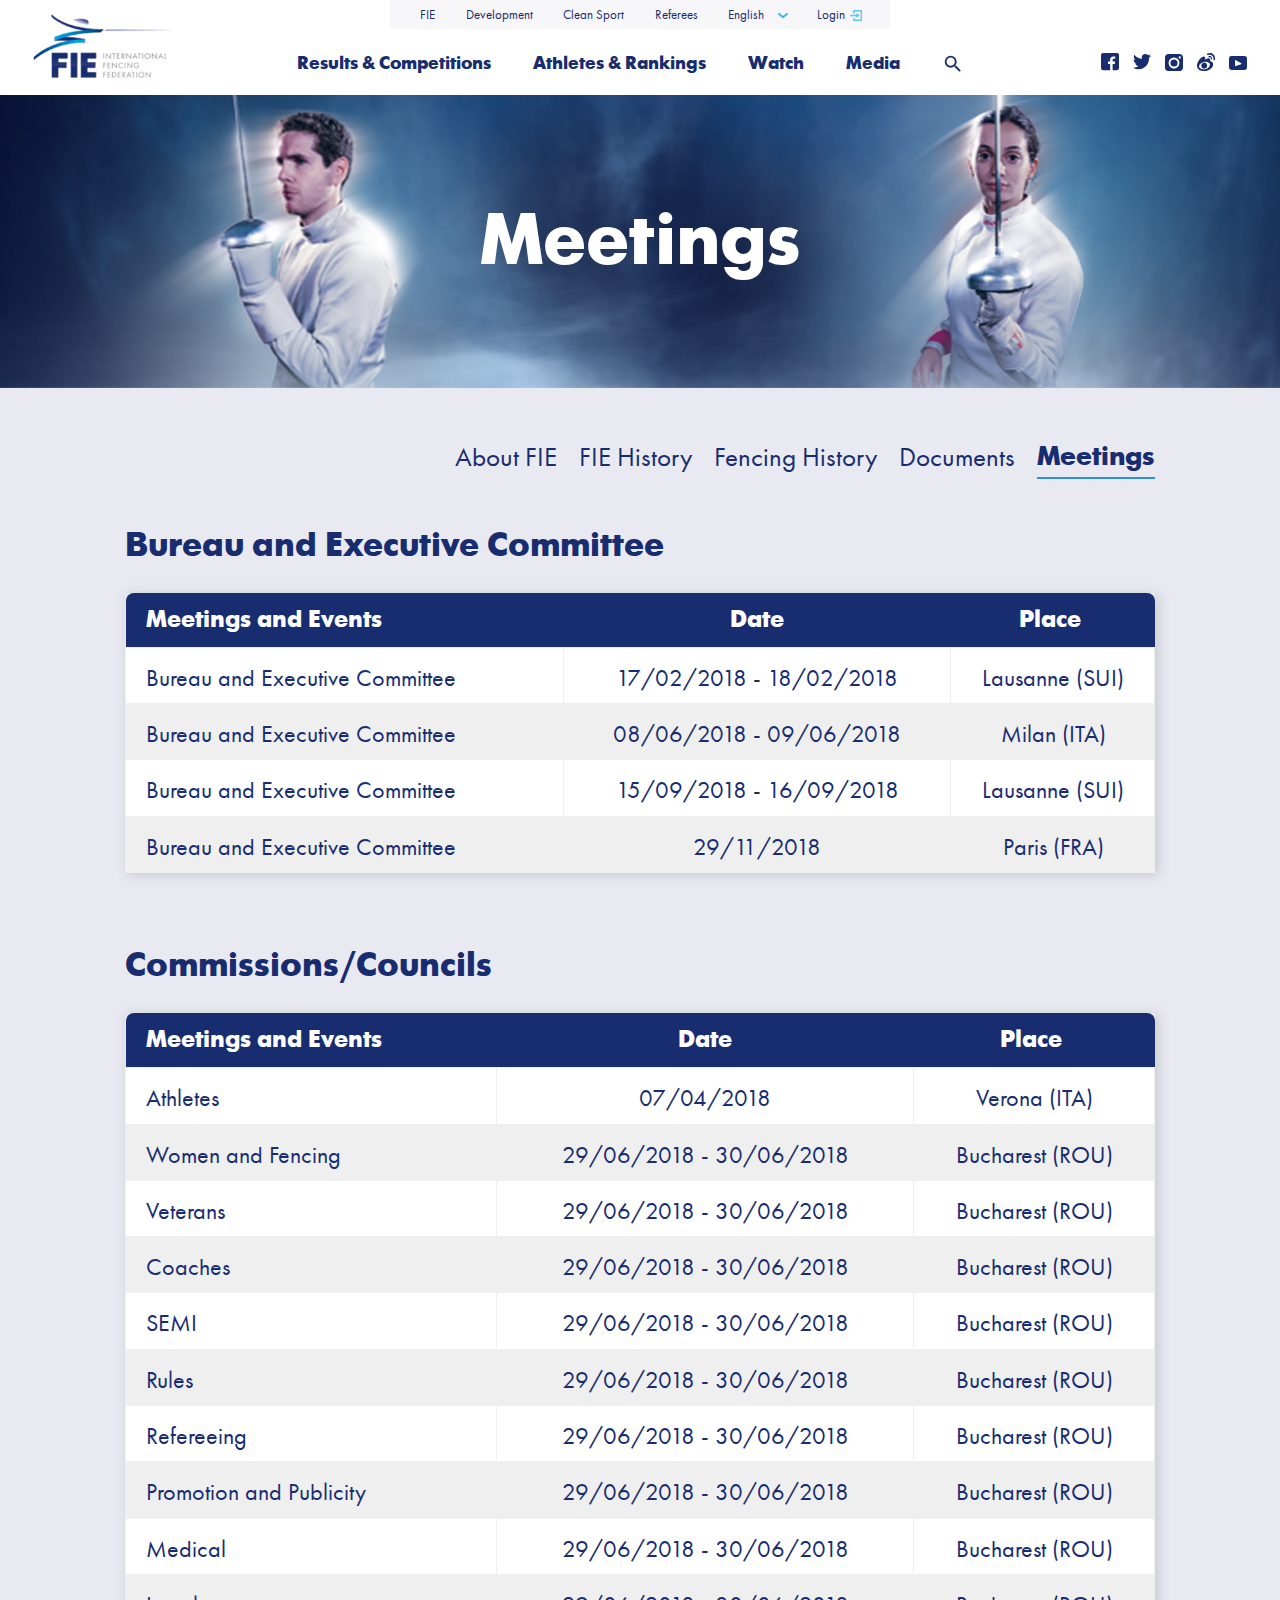
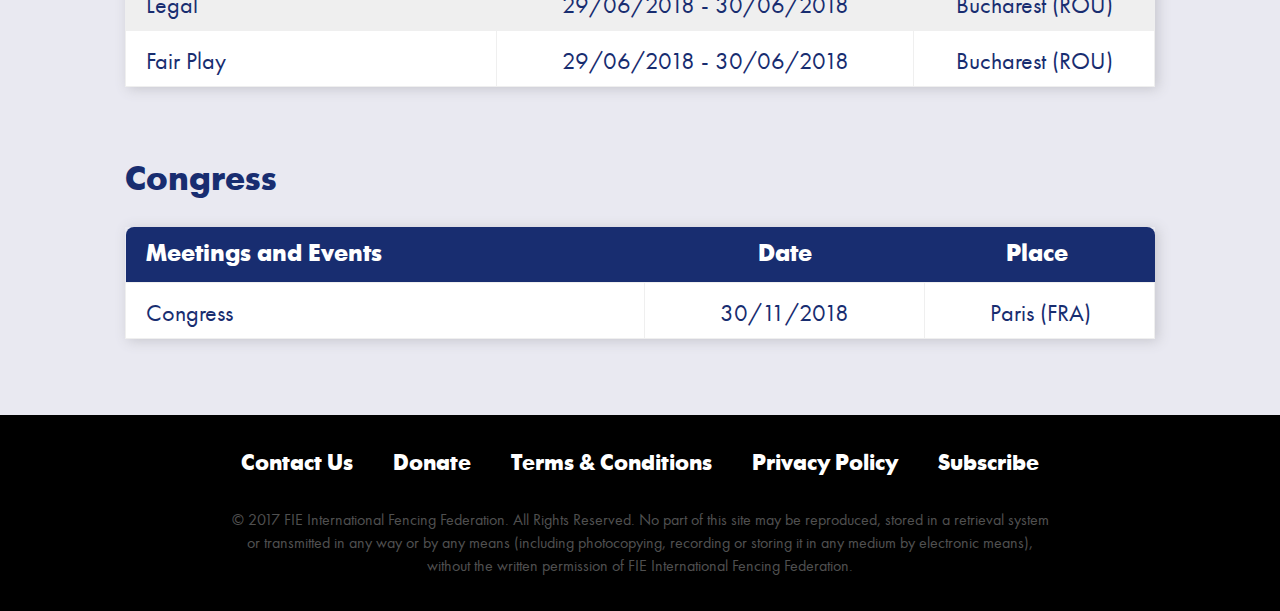
<file: meetings.html>
<!DOCTYPE html>
<html>
<head>
	<meta http-equiv="Content-Type" content="text/html; charset=UTF-8"/>
	<meta name="viewport" content="width=device-width, initial-scale=1.0"/>
	<title></title>
	<link rel="stylesheet" href="css/bootstrap.min.css"/>
	<link rel="stylesheet" href="css/owl.carousel.min.css"/>
	<link rel="stylesheet" href="css/screen.css"/>
	<link rel="stylesheet" href="https://cdnjs.cloudflare.com/ajax/libs/font-awesome/4.7.0/css/font-awesome.min.css">
</head>
<body>
	
	<div class="xs-menu">
		<div class="top">
			<a href="/">
				<img src="img/icons/log-xs.jpg" alt="icon"/>
			</a>
			<div>
				<p>Menu</p>
				<button type="button" class="mobile-toggle">
				  	<span class="mobile-toggle__icon"></span>
				</button>
			</div>
		</div>
		<div class="sub">
			<div class="flex-parent large">
				<a href="#">Athletes & Rankings</a>
				<a href="#">Results & Competitions</a>
				<a href="#">Watch</a>
				<a href="#">Media</a>
			</div>
			<div class="flex-parent small">
				<a href="#">FIE</a>
				<a href="#">Development</a>
				<a href="#">Clean Sport</a>
				<a href="#">Referees</a>
				<div class="s-wr">
					<select>
						<option value="en"><a href="#">English</a></option>
						<option value="fr"><a href="#">Français</a></option>
						<option value="es"><a href="#">Español</a></option>
					</select>
				</div>
				<div class="s-wr">
					<a href="#">Login</a>
				</div>
			</div>
			<div class="flex-parent social">
				<a href="#">
					<svg width="100%" viewBox="0 0 24 24" xmlns="http://www.w3.org/2000/svg"><path d="M9.5,3A6.5,6.5 0 0,1 16,9.5C16,11.11 15.41,12.59 14.44,13.73L14.71,14H15.5L20.5,19L19,20.5L14,15.5V14.71L13.73,14.44C12.59,15.41 11.11,16 9.5,16A6.5,6.5 0 0,1 3,9.5A6.5,6.5 0 0,1 9.5,3M9.5,5C7,5 5,7 5,9.5C5,12 7,14 9.5,14C12,14 14,12 14,9.5C14,7 12,5 9.5,5Z"></path></svg>
				</a>
				<a href="#">
					<svg width="100%" viewBox="0 0 17 17" xmlns="http://www.w3.org/2000/svg"><path d="m15.06 0h-13.06a2 2 0 0 0 -2 2v12.3a2 2 0 0 0 2 2h6.62v-5.92h-2v-2.32h2v-1.7a2.81 2.81 0 0 1 3-3.06c.85 0 1.6.06 1.81.09v2.06h-1.22c-1 0-1.17.45-1.17 1.13v1.42h2.32l-.3 2.32h-2.06v5.87h4a2 2 0 0 0 2-2v-12.19a1.94 1.94 0 0 0 -1.94-2z"></path></svg>
				</a>
				<a href="#">
					<svg width="100%" viewBox="0 0 18 16" xmlns="http://www.w3.org/2000/svg"><path d="m18 1.87a5.45 5.45 0 0 1 -2.14.62 3.56 3.56 0 0 0  1.61-2.13 5.7 5.7 0 0 1 -2.32.89 3.79 3.79 0 0 0 -2.67-1.25 3.71 3.71 0 0 0 -3.66 3.83 2.75 2.75 0 0 0  .09.89 10.36 10.36 0 0 1 -7.57-4 3.59 3.59 0 0 0 -.53 2 3.92 3.92 0 0 0  1.6 3.21 3.69 3.69 0 0 1 -1.7-.49v.09a3.75 3.75 0 0 0 2.94 3.74 3.79 3.79 0 0 1 -1 .18 2 2 0 0 1 -.65-.09 3.72 3.72 0 0 0  3.44 2.64 7 7 0 0 1 -4.55 1.72 3 3 0 0 1 -.89-.09 10.16 10.16 0 0 0  5.61 1.69c6.77 0 10.43-5.88 10.43-11v-.49a6.85 6.85 0 0 0 2-2z"></path></svg>
				</a>
				<a href="#">
					<svg width="100%" viewBox="0 0 80 78" xmlns="http://www.w3.org/2000/svg"><path d="m40 24.2a15.8 15.8 0 0 0 0 31.6 15.8 15.8 0 0 0  0-31.6z"></path><path d="m63.08 0h-46.16a16.92 16.92 0 0 0 -16.92 16.92v42.16a16.92 16.92 0 0 0 16.92 16.92h46.16a16.92 16.92 0 0 0 16.92-16.92v-42.16a16.92 16.92 0 0 0 -16.92-16.92zm7.62 15.7a5.1 5.1 0 1 1 -5.1-5.2 5.14 5.14 0 0 1  5.1 5.2zm-6.7 24.3c0 13.5-10.8 24.5-24 24.5s-24-11-24-24.5a24.24 24.24 0 0 1 24-24.5 24.18 24.18 0 0 1  24 24.5z"></path></svg>
				</a>
				<a href="#">
					<svg width="100%" viewBox="0 0 80 80" xmlns="http://www.w3.org/2000/svg"><path d="m60.29 36.92c-3.37-.21-2.06-2.42-2.06-2.42s2.34-6.36-2.11-10.07c-5.5-4.56-16.12 3.16-16.12 3.16-4.18 2.2-3.34-.2-3.26-4.08-.65-4.46-3.11-11.8-14.16-5.55s-18.81 23.49-18.81 23.49c-5.47 11.5-3.37 19.42-3.37 19.42 4.32 17.52 21.91 19.83 35.21 19 13.99-.87 31.69-10.31 35.39-24.62s-7.35-18.1-10.72-18.33zm-24.66 35.39c-13.34 2.69-25.19-2.57-26.52-11.78s8.44-18.28 21.77-21 25 1.35 26.37 10.55-8.25 19.55-21.62 22.23zm29.21-43.66a2.44 2.44 0 0 0 2-2.42 1.3 1.3 0 0 0  0-.27c-.61-16.8-15.14-11.67-15.14-11.67a2.48 2.48 0 0 0 -2 2.85 2.43 2.43 0 0 0  2.75 2.1c10.39-4.07 9.62 7.33 9.62 7.33a2.41 2.41 0 0 0 2.76 2.08zm-5.93-28.58a29.5 29.5 0 0 0 -11.91 1.93c-.12 0-.21.16-.32.19a.13.13 0 0 0 -.07.08 3.66 3.66 0 0 0 -2 3.87 3.55 3.55 0 0 0  4 3.06 16.57 16.57 0 0 0  3-1.25c1.19-.71 11.92-2.22 18.57 6.16 3.86 6.26 2.89 11 2.8 11.75a10.87 10.87 0 0 0 -.2 3.57 3.24 3.24 0 0 0  3.94 2.7c1.6-.24 2.92-.67 2.92-3.53h0c2.86-20.47-11.16-27.73-20.73-28.53zm-28.78 42.78a13.3 13.3 0 0 0 -10.95 15.15 13.06 13.06 0 0 0  14.82 11.25 13.3 13.3 0 0 0  11-15.16 13.06 13.06 0 0 0 -14.87-11.24z"></path></svg>
				</a>
				<a href="#">
					<svg width="100%" viewBox="0 0 80 65" xmlns="http://www.w3.org/2000/svg"><path d="m69.11 0h-58.22a10.89 10.89 0 0 0 -10.89 10.89v40.22a10.89 10.89 0 0 0 10.89 10.89h58.22a10.89 10.89 0 0 0 10.89-10.89v-40.22a10.89 10.89 0 0 0 -10.89-10.89zm-15.3 36.44-23.81 8.02a2.52 2.52 0 0 1 -3.3-2.36v-21.4a2.53 2.53 0 0 1 3.78-2.17l23.76 13.38a2.48 2.48 0 0 1 -.43 4.53z"></path></svg>
				</a>
			</div>
		</div>
	</div>

	<header>
		<div class="container">
			<div class="row">
				<div class="col-xs-12">
					<ul class="tools">
						<li><a href="#">FIE</a></li>
						<li><a href="#">Development</a></li>
						<li><a href="#">Clean Sport</a></li>
						<li><a href="#">Referees</a></li>
						<li>
							<select>
								<option value="en"><a href="#">English</a></option>
								<option value="fr"><a href="#">Français</a></option>
								<option value="es"><a href="#">Español</a></option>
							</select>
						</li>
						<li><a href="#">Login</a></li>
					</ul>
				</div>
			</div>
		</div>

		<div class="primary-menu">
			<a href="/" class="logo">
				<img src="img/icons/logo.png" alt="logo"/>
			</a>
			<ul class="menu">
				<li><a href="#">Results & Competitions</a></li>
				<li><a href="#">Athletes & Rankings</a></li>
				<li><a href="#">Watch</a></li>
				<li><a href="#">Media</a></li>
				<li>
					<a href="#">
						<svg width="100%" viewBox="0 0 24 24" xmlns="http://www.w3.org/2000/svg"><path d="M9.5,3A6.5,6.5 0 0,1 16,9.5C16,11.11 15.41,12.59 14.44,13.73L14.71,14H15.5L20.5,19L19,20.5L14,15.5V14.71L13.73,14.44C12.59,15.41 11.11,16 9.5,16A6.5,6.5 0 0,1 3,9.5A6.5,6.5 0 0,1 9.5,3M9.5,5C7,5 5,7 5,9.5C5,12 7,14 9.5,14C12,14 14,12 14,9.5C14,7 12,5 9.5,5Z"></path></svg>
					</a>
				</li>
			</ul>
			<button class="follow-us">Follow Us</button>
			<ul class="socials">
				<li>
					<a href="#">
						<svg width="100%" viewBox="0 0 17 17" xmlns="http://www.w3.org/2000/svg"><path d="m15.06 0h-13.06a2 2 0 0 0 -2 2v12.3a2 2 0 0 0 2 2h6.62v-5.92h-2v-2.32h2v-1.7a2.81 2.81 0 0 1 3-3.06c.85 0 1.6.06 1.81.09v2.06h-1.22c-1 0-1.17.45-1.17 1.13v1.42h2.32l-.3 2.32h-2.06v5.87h4a2 2 0 0 0 2-2v-12.19a1.94 1.94 0 0 0 -1.94-2z"></path></svg>
					</a>
				</li>
				<li>
					<a href="#">
						<svg width="100%" viewBox="0 0 18 16" xmlns="http://www.w3.org/2000/svg"><path d="m18 1.87a5.45 5.45 0 0 1 -2.14.62 3.56 3.56 0 0 0  1.61-2.13 5.7 5.7 0 0 1 -2.32.89 3.79 3.79 0 0 0 -2.67-1.25 3.71 3.71 0 0 0 -3.66 3.83 2.75 2.75 0 0 0  .09.89 10.36 10.36 0 0 1 -7.57-4 3.59 3.59 0 0 0 -.53 2 3.92 3.92 0 0 0  1.6 3.21 3.69 3.69 0 0 1 -1.7-.49v.09a3.75 3.75 0 0 0 2.94 3.74 3.79 3.79 0 0 1 -1 .18 2 2 0 0 1 -.65-.09 3.72 3.72 0 0 0  3.44 2.64 7 7 0 0 1 -4.55 1.72 3 3 0 0 1 -.89-.09 10.16 10.16 0 0 0  5.61 1.69c6.77 0 10.43-5.88 10.43-11v-.49a6.85 6.85 0 0 0 2-2z"></path></svg>
					</a>
				</li>
				<li>
					<a href="#">
						<svg width="100%" viewBox="0 0 80 78" xmlns="http://www.w3.org/2000/svg"><path d="m40 24.2a15.8 15.8 0 0 0 0 31.6 15.8 15.8 0 0 0  0-31.6z"></path><path d="m63.08 0h-46.16a16.92 16.92 0 0 0 -16.92 16.92v42.16a16.92 16.92 0 0 0 16.92 16.92h46.16a16.92 16.92 0 0 0 16.92-16.92v-42.16a16.92 16.92 0 0 0 -16.92-16.92zm7.62 15.7a5.1 5.1 0 1 1 -5.1-5.2 5.14 5.14 0 0 1  5.1 5.2zm-6.7 24.3c0 13.5-10.8 24.5-24 24.5s-24-11-24-24.5a24.24 24.24 0 0 1 24-24.5 24.18 24.18 0 0 1  24 24.5z"></path></svg>
					</a>
				</li>
				<li>
					<a href="#">
						<svg width="100%" viewBox="0 0 80 80" xmlns="http://www.w3.org/2000/svg"><path d="m60.29 36.92c-3.37-.21-2.06-2.42-2.06-2.42s2.34-6.36-2.11-10.07c-5.5-4.56-16.12 3.16-16.12 3.16-4.18 2.2-3.34-.2-3.26-4.08-.65-4.46-3.11-11.8-14.16-5.55s-18.81 23.49-18.81 23.49c-5.47 11.5-3.37 19.42-3.37 19.42 4.32 17.52 21.91 19.83 35.21 19 13.99-.87 31.69-10.31 35.39-24.62s-7.35-18.1-10.72-18.33zm-24.66 35.39c-13.34 2.69-25.19-2.57-26.52-11.78s8.44-18.28 21.77-21 25 1.35 26.37 10.55-8.25 19.55-21.62 22.23zm29.21-43.66a2.44 2.44 0 0 0 2-2.42 1.3 1.3 0 0 0  0-.27c-.61-16.8-15.14-11.67-15.14-11.67a2.48 2.48 0 0 0 -2 2.85 2.43 2.43 0 0 0  2.75 2.1c10.39-4.07 9.62 7.33 9.62 7.33a2.41 2.41 0 0 0 2.76 2.08zm-5.93-28.58a29.5 29.5 0 0 0 -11.91 1.93c-.12 0-.21.16-.32.19a.13.13 0 0 0 -.07.08 3.66 3.66 0 0 0 -2 3.87 3.55 3.55 0 0 0  4 3.06 16.57 16.57 0 0 0  3-1.25c1.19-.71 11.92-2.22 18.57 6.16 3.86 6.26 2.89 11 2.8 11.75a10.87 10.87 0 0 0 -.2 3.57 3.24 3.24 0 0 0  3.94 2.7c1.6-.24 2.92-.67 2.92-3.53h0c2.86-20.47-11.16-27.73-20.73-28.53zm-28.78 42.78a13.3 13.3 0 0 0 -10.95 15.15 13.06 13.06 0 0 0  14.82 11.25 13.3 13.3 0 0 0  11-15.16 13.06 13.06 0 0 0 -14.87-11.24z"></path></svg>
					</a>
				</li>
				<li>
					<a href="#">
						<svg width="100%" viewBox="0 0 80 65" xmlns="http://www.w3.org/2000/svg"><path d="m69.11 0h-58.22a10.89 10.89 0 0 0 -10.89 10.89v40.22a10.89 10.89 0 0 0 10.89 10.89h58.22a10.89 10.89 0 0 0 10.89-10.89v-40.22a10.89 10.89 0 0 0 -10.89-10.89zm-15.3 36.44-23.81 8.02a2.52 2.52 0 0 1 -3.3-2.36v-21.4a2.53 2.53 0 0 1 3.78-2.17l23.76 13.38a2.48 2.48 0 0 1 -.43 4.53z"></path></svg>
					</a>
				</li>
			</ul>
		</div>
	</header>
	
	<section class="clean-sport-header">
		<p class="clean-sport-header-h">Meetings</p>
	</section>

	<section class="meetings-wrapper">
		<div class="container small">
			<div class="row">
				<div class="col-xs-12">
					<ul class="meetings-menu">
						<li><a href="#">About FIE</a></li>
						<li><a href="#">FIE History</a></li>
						<li><a href="#">Fencing History</a></li>
						<li><a href="#">Documents</a></li>
						<li class="active"><a href="#">Meetings</a></li>
					</ul>
				</div>
			</div>
		</div>  
	</section>

	<section class="athletes-rankings-table media-res meetings-table">
		<section class="statistics-table">
			<div class="container small">
				<div class="row">
					<div class="col-xs-12">
						<p class="media-res-h">Bureau and Executive Committee</p>
						<div class="table-parent">
							<table class="table">
								<tr>
									<th>Meetings and Events</th>
									<th>Date</th>
									<th>Place</th>
								</tr>
								<tr>
									<td>Bureau and Executive Committee</td>
									<td>17/02/2018 - 18/02/2018</td>
									<td>Lausanne (SUI)</td>
								</tr>
								<tr>
									<td>Bureau and Executive Committee</td>
									<td>08/06/2018 - 09/06/2018</td>
									<td>Milan (ITA)</td>
								</tr>
								<tr>
									<td>Bureau and Executive Committee</td>
									<td>15/09/2018 - 16/09/2018</td>
									<td>Lausanne (SUI)</td>
								</tr>
								<tr>
									<td>Bureau and Executive Committee</td>
									<td>29/11/2018</td>
									<td>Paris (FRA)</td>
								</tr>
							</table>
						</div>
					</div>
				</div>
			</div>
		</section>
	</section>

	<section class="athletes-rankings-table media-res meetings-table">
		<section class="statistics-table">
			<div class="container small">
				<div class="row">
					<div class="col-xs-12">
						<p class="media-res-h">Commissions/Councils</p>
						<div class="table-parent">
							<table class="table">
								<tr>
									<th>Meetings and Events</th>
									<th>Date</th>
									<th>Place</th>
								</tr>
								<tr>
									<td>Athletes</td>
									<td>07/04/2018</td>
									<td>Verona (ITA)</td>
								</tr>
								<tr>
									<td>Women and Fencing</td>
									<td>29/06/2018 - 30/06/2018</td>
									<td>Bucharest (ROU)</td>
								</tr>
								<tr>
									<td>Veterans</td>
									<td>29/06/2018 - 30/06/2018</td>
									<td>Bucharest (ROU)</td>
								</tr>
								<tr>
									<td>Coaches</td>
									<td>29/06/2018 - 30/06/2018</td>
									<td>Bucharest (ROU)</td>
								</tr>
								<tr>
									<td>SEMI</td>
									<td>29/06/2018 - 30/06/2018</td>
									<td>Bucharest (ROU)</td>
								</tr>
								<tr>
									<td>Rules</td>
									<td>29/06/2018 - 30/06/2018</td>
									<td>Bucharest (ROU)</td>
								</tr>
								<tr>
									<td>Refereeing</td>
									<td>29/06/2018 - 30/06/2018</td>
									<td>Bucharest (ROU)</td>
								</tr>
								<tr>
									<td>Promotion and Publicity</td>
									<td>29/06/2018 - 30/06/2018</td>
									<td>Bucharest (ROU)</td>
								</tr>
								<tr>
									<td>Medical</td>
									<td>29/06/2018 - 30/06/2018</td>
									<td>Bucharest (ROU)</td>
								</tr>
								<tr>
									<td>Legal</td>
									<td>29/06/2018 - 30/06/2018</td>
									<td>Bucharest (ROU)</td>
								</tr>
								<tr>
									<td>Fair Play</td>
									<td>29/06/2018 - 30/06/2018</td>
									<td>Bucharest (ROU)</td>
								</tr>
							</table>
						</div>
					</div>
				</div>
			</div>
		</section>
	</section>

	<section class="athletes-rankings-table media-res meetings-table">
		<section class="statistics-table">
			<div class="container small">
				<div class="row">
					<div class="col-xs-12">
						<p class="media-res-h">Congress</p>
						<div class="table-parent">
							<table class="table">
								<tr>
									<th>Meetings and Events</th>
									<th>Date</th>
									<th>Place</th>
								</tr>
								<tr>
									<td>Congress</td>
									<td>30/11/2018</td>
									<td>Paris (FRA)</td>
								</tr>
							</table>
						</div>
					</div>
				</div>
			</div>
		</section>
	</section>

	<footer>
		<div class="container">
			<div class="row">
				<div class="col-xs-12">
					<ul>
						<li><a href="#">Contact Us</a></li>
						<li><a href="#">Donate</a></li>
						<li><a href="#">Terms & Conditions</a></li>
						<li><a href="#">Privacy Policy</a></li>
						<li><a href="#">Subscribe</a></li>
					</ul>
					<div class="copy">
						&copy; 2017 FIE International Fencing Federation. All Rights Reserved. No part of this site may be reproduced, stored in a retrieval system <br/> or transmitted in any way or by any means (including photocopying, recording or storing it in any medium by electronic means),<br/> without the written permission of FIE International Fencing Federation.
					</div>
				</div>
			</div>
		</div>
	</footer>

	<script type="text/javascript" src="js/jquery-2.2.4.min.js"></script>
	<script type="text/javascript" src="js/bootstrap.min.js"></script>
	<script type="text/javascript" src="js/owl.carousel.min.js"></script>
	<script type="text/javascript" src="js/owl.carousel.min.js"></script>
	<script type="text/javascript" src="js/moment.js"></script>
	<script type="text/javascript" src="js/timezone.js"></script>
	<script type="text/javascript" src="js/scripts.js"></script>
</body>
</html>
</file>
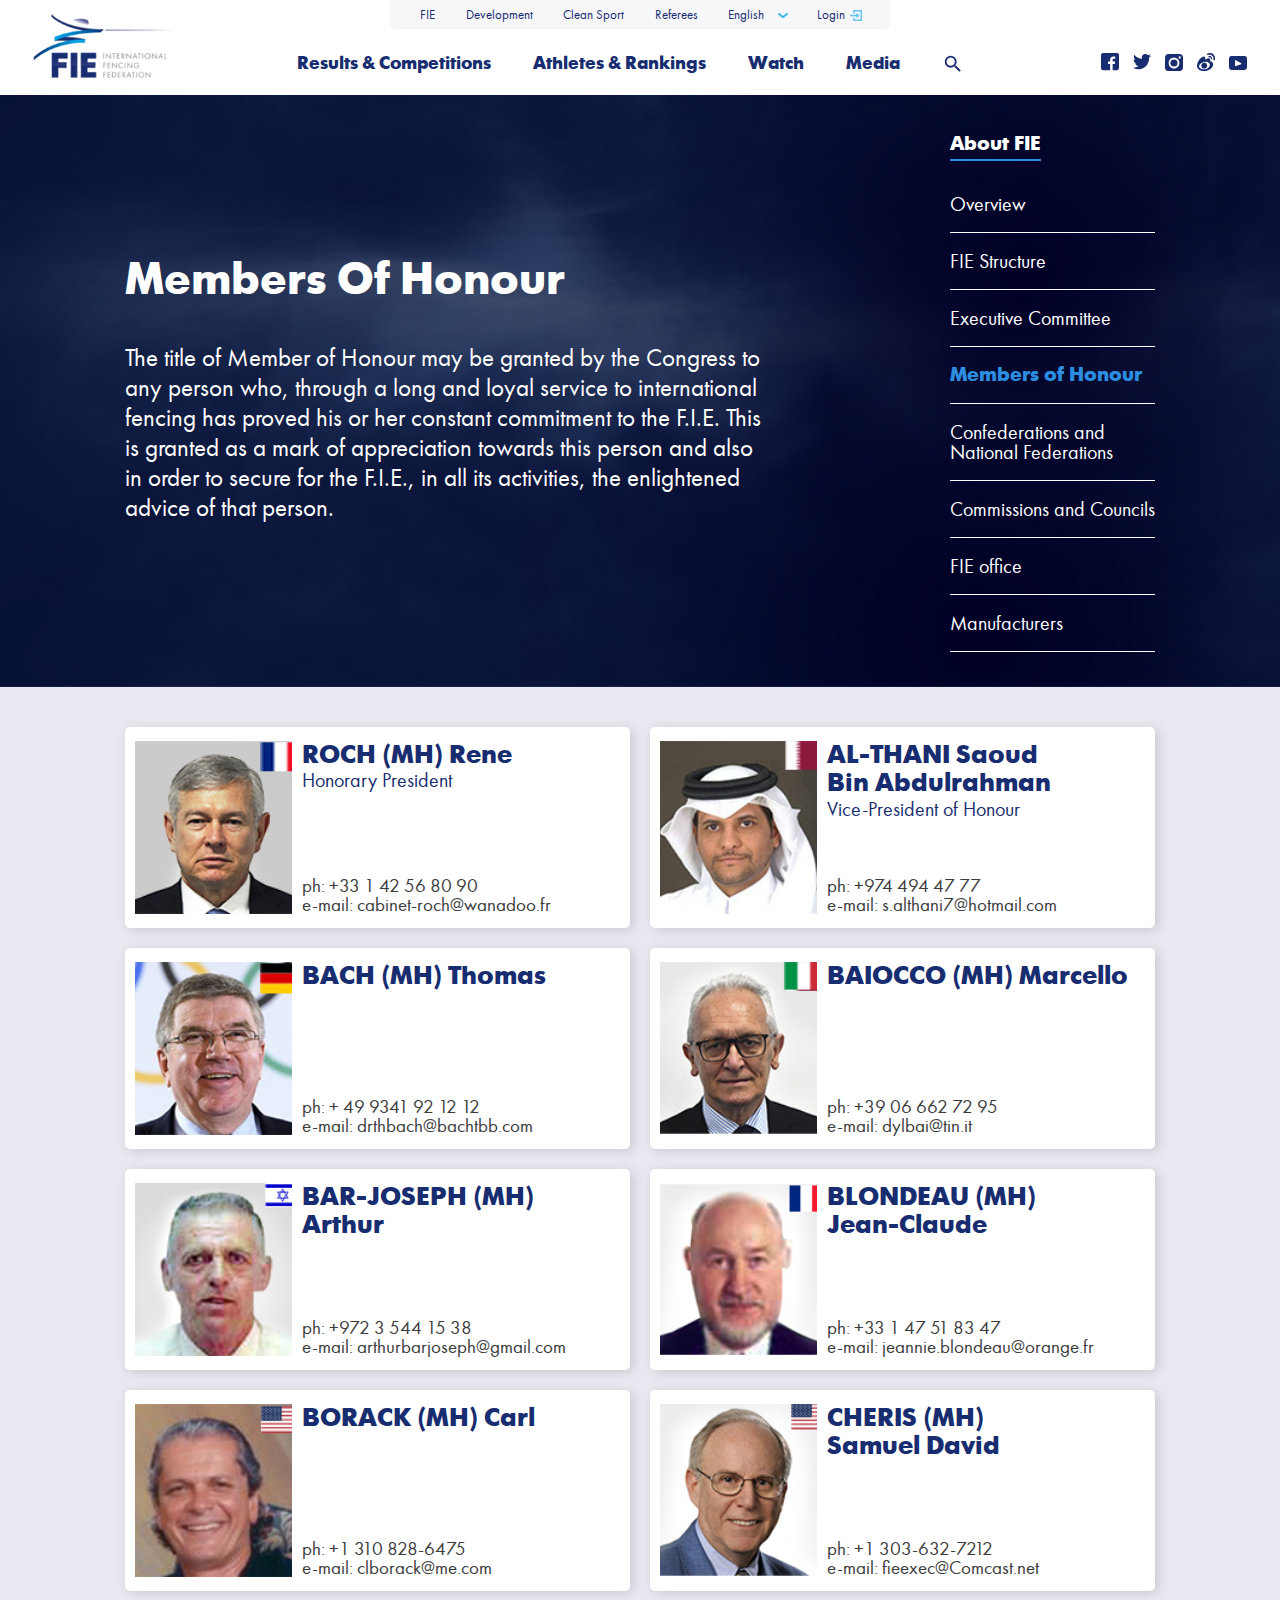
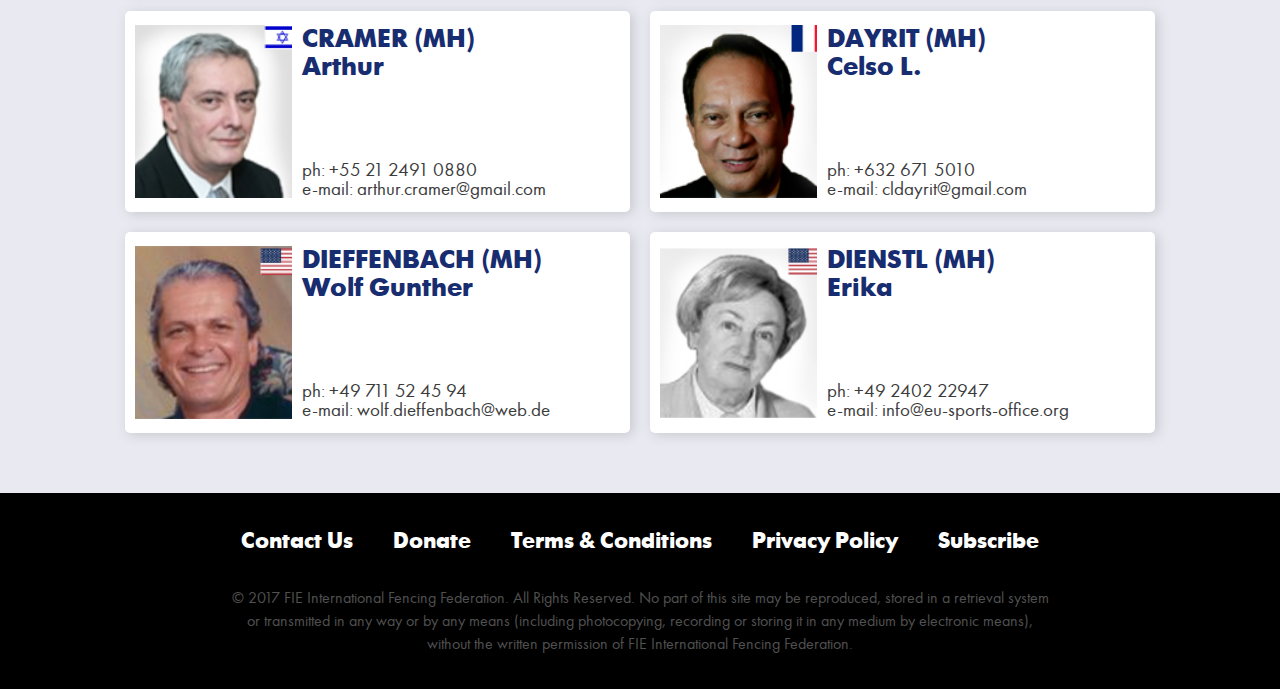
<file: members.html>
<!DOCTYPE html>
<html>
<head>
	<meta http-equiv="Content-Type" content="text/html; charset=UTF-8"/>
	<meta name="viewport" content="width=device-width, initial-scale=1.0"/>
	<title></title>
	<link rel="stylesheet" href="css/bootstrap.min.css"/>
	<link rel="stylesheet" href="css/owl.carousel.min.css"/>
	<link rel="stylesheet" href="css/screen.css"/>
	<link rel="stylesheet" href="https://cdnjs.cloudflare.com/ajax/libs/font-awesome/4.7.0/css/font-awesome.min.css">
</head>
<body>
	
	<div class="xs-menu">
		<div class="top">
			<a href="/">
				<img src="img/icons/log-xs.jpg" alt="icon"/>
			</a>
			<div>
				<p>Menu</p>
				<button type="button" class="mobile-toggle">
				  	<span class="mobile-toggle__icon"></span>
				</button>
			</div>
		</div>
		<div class="sub">
			<div class="flex-parent large">
				<a href="#">Athletes & Rankings</a>
				<a href="#">Results & Competitions</a>
				<a href="#">Watch</a>
				<a href="#">Media</a>
			</div>
			<div class="flex-parent small">
				<a href="#">FIE</a>
				<a href="#">Development</a>
				<a href="#">Clean Sport</a>
				<a href="#">Referees</a>
				<div class="s-wr">
					<select>
						<option value="en"><a href="#">English</a></option>
						<option value="fr"><a href="#">Français</a></option>
						<option value="es"><a href="#">Español</a></option>
					</select>
				</div>
				<div class="s-wr">
					<a href="#">Login</a>
				</div>
			</div>
			<div class="flex-parent social">
				<a href="#">
					<svg width="100%" viewBox="0 0 24 24" xmlns="http://www.w3.org/2000/svg"><path d="M9.5,3A6.5,6.5 0 0,1 16,9.5C16,11.11 15.41,12.59 14.44,13.73L14.71,14H15.5L20.5,19L19,20.5L14,15.5V14.71L13.73,14.44C12.59,15.41 11.11,16 9.5,16A6.5,6.5 0 0,1 3,9.5A6.5,6.5 0 0,1 9.5,3M9.5,5C7,5 5,7 5,9.5C5,12 7,14 9.5,14C12,14 14,12 14,9.5C14,7 12,5 9.5,5Z"></path></svg>
				</a>
				<a href="#">
					<svg width="100%" viewBox="0 0 17 17" xmlns="http://www.w3.org/2000/svg"><path d="m15.06 0h-13.06a2 2 0 0 0 -2 2v12.3a2 2 0 0 0 2 2h6.62v-5.92h-2v-2.32h2v-1.7a2.81 2.81 0 0 1 3-3.06c.85 0 1.6.06 1.81.09v2.06h-1.22c-1 0-1.17.45-1.17 1.13v1.42h2.32l-.3 2.32h-2.06v5.87h4a2 2 0 0 0 2-2v-12.19a1.94 1.94 0 0 0 -1.94-2z"></path></svg>
				</a>
				<a href="#">
					<svg width="100%" viewBox="0 0 18 16" xmlns="http://www.w3.org/2000/svg"><path d="m18 1.87a5.45 5.45 0 0 1 -2.14.62 3.56 3.56 0 0 0  1.61-2.13 5.7 5.7 0 0 1 -2.32.89 3.79 3.79 0 0 0 -2.67-1.25 3.71 3.71 0 0 0 -3.66 3.83 2.75 2.75 0 0 0  .09.89 10.36 10.36 0 0 1 -7.57-4 3.59 3.59 0 0 0 -.53 2 3.92 3.92 0 0 0  1.6 3.21 3.69 3.69 0 0 1 -1.7-.49v.09a3.75 3.75 0 0 0 2.94 3.74 3.79 3.79 0 0 1 -1 .18 2 2 0 0 1 -.65-.09 3.72 3.72 0 0 0  3.44 2.64 7 7 0 0 1 -4.55 1.72 3 3 0 0 1 -.89-.09 10.16 10.16 0 0 0  5.61 1.69c6.77 0 10.43-5.88 10.43-11v-.49a6.85 6.85 0 0 0 2-2z"></path></svg>
				</a>
				<a href="#">
					<svg width="100%" viewBox="0 0 80 78" xmlns="http://www.w3.org/2000/svg"><path d="m40 24.2a15.8 15.8 0 0 0 0 31.6 15.8 15.8 0 0 0  0-31.6z"></path><path d="m63.08 0h-46.16a16.92 16.92 0 0 0 -16.92 16.92v42.16a16.92 16.92 0 0 0 16.92 16.92h46.16a16.92 16.92 0 0 0 16.92-16.92v-42.16a16.92 16.92 0 0 0 -16.92-16.92zm7.62 15.7a5.1 5.1 0 1 1 -5.1-5.2 5.14 5.14 0 0 1  5.1 5.2zm-6.7 24.3c0 13.5-10.8 24.5-24 24.5s-24-11-24-24.5a24.24 24.24 0 0 1 24-24.5 24.18 24.18 0 0 1  24 24.5z"></path></svg>
				</a>
				<a href="#">
					<svg width="100%" viewBox="0 0 80 80" xmlns="http://www.w3.org/2000/svg"><path d="m60.29 36.92c-3.37-.21-2.06-2.42-2.06-2.42s2.34-6.36-2.11-10.07c-5.5-4.56-16.12 3.16-16.12 3.16-4.18 2.2-3.34-.2-3.26-4.08-.65-4.46-3.11-11.8-14.16-5.55s-18.81 23.49-18.81 23.49c-5.47 11.5-3.37 19.42-3.37 19.42 4.32 17.52 21.91 19.83 35.21 19 13.99-.87 31.69-10.31 35.39-24.62s-7.35-18.1-10.72-18.33zm-24.66 35.39c-13.34 2.69-25.19-2.57-26.52-11.78s8.44-18.28 21.77-21 25 1.35 26.37 10.55-8.25 19.55-21.62 22.23zm29.21-43.66a2.44 2.44 0 0 0 2-2.42 1.3 1.3 0 0 0  0-.27c-.61-16.8-15.14-11.67-15.14-11.67a2.48 2.48 0 0 0 -2 2.85 2.43 2.43 0 0 0  2.75 2.1c10.39-4.07 9.62 7.33 9.62 7.33a2.41 2.41 0 0 0 2.76 2.08zm-5.93-28.58a29.5 29.5 0 0 0 -11.91 1.93c-.12 0-.21.16-.32.19a.13.13 0 0 0 -.07.08 3.66 3.66 0 0 0 -2 3.87 3.55 3.55 0 0 0  4 3.06 16.57 16.57 0 0 0  3-1.25c1.19-.71 11.92-2.22 18.57 6.16 3.86 6.26 2.89 11 2.8 11.75a10.87 10.87 0 0 0 -.2 3.57 3.24 3.24 0 0 0  3.94 2.7c1.6-.24 2.92-.67 2.92-3.53h0c2.86-20.47-11.16-27.73-20.73-28.53zm-28.78 42.78a13.3 13.3 0 0 0 -10.95 15.15 13.06 13.06 0 0 0  14.82 11.25 13.3 13.3 0 0 0  11-15.16 13.06 13.06 0 0 0 -14.87-11.24z"></path></svg>
				</a>
				<a href="#">
					<svg width="100%" viewBox="0 0 80 65" xmlns="http://www.w3.org/2000/svg"><path d="m69.11 0h-58.22a10.89 10.89 0 0 0 -10.89 10.89v40.22a10.89 10.89 0 0 0 10.89 10.89h58.22a10.89 10.89 0 0 0 10.89-10.89v-40.22a10.89 10.89 0 0 0 -10.89-10.89zm-15.3 36.44-23.81 8.02a2.52 2.52 0 0 1 -3.3-2.36v-21.4a2.53 2.53 0 0 1 3.78-2.17l23.76 13.38a2.48 2.48 0 0 1 -.43 4.53z"></path></svg>
				</a>
			</div>
		</div>
	</div>

	<header>
		<div class="container">
			<div class="row">
				<div class="col-xs-12">
					<ul class="tools">
						<li><a href="#">FIE</a></li>
						<li><a href="#">Development</a></li>
						<li><a href="#">Clean Sport</a></li>
						<li><a href="#">Referees</a></li>
						<li>
							<select>
								<option value="en"><a href="#">English</a></option>
								<option value="fr"><a href="#">Français</a></option>
								<option value="es"><a href="#">Español</a></option>
							</select>
						</li>
						<li><a href="#">Login</a></li>
					</ul>
				</div>
			</div>
		</div>

		<div class="primary-menu">
			<a href="/" class="logo">
				<img src="img/icons/logo.png" alt="logo"/>
			</a>
			<ul class="menu">
				<li><a href="#">Results & Competitions</a></li>
				<li><a href="#">Athletes & Rankings</a></li>
				<li><a href="#">Watch</a></li>
				<li><a href="#">Media</a></li>
				<li>
					<a href="#">
						<svg width="100%" viewBox="0 0 24 24" xmlns="http://www.w3.org/2000/svg"><path d="M9.5,3A6.5,6.5 0 0,1 16,9.5C16,11.11 15.41,12.59 14.44,13.73L14.71,14H15.5L20.5,19L19,20.5L14,15.5V14.71L13.73,14.44C12.59,15.41 11.11,16 9.5,16A6.5,6.5 0 0,1 3,9.5A6.5,6.5 0 0,1 9.5,3M9.5,5C7,5 5,7 5,9.5C5,12 7,14 9.5,14C12,14 14,12 14,9.5C14,7 12,5 9.5,5Z"></path></svg>
					</a>
				</li>
			</ul>
			<button class="follow-us">Follow Us</button>
			<ul class="socials">
				<li>
					<a href="#">
						<svg width="100%" viewBox="0 0 17 17" xmlns="http://www.w3.org/2000/svg"><path d="m15.06 0h-13.06a2 2 0 0 0 -2 2v12.3a2 2 0 0 0 2 2h6.62v-5.92h-2v-2.32h2v-1.7a2.81 2.81 0 0 1 3-3.06c.85 0 1.6.06 1.81.09v2.06h-1.22c-1 0-1.17.45-1.17 1.13v1.42h2.32l-.3 2.32h-2.06v5.87h4a2 2 0 0 0 2-2v-12.19a1.94 1.94 0 0 0 -1.94-2z"></path></svg>
					</a>
				</li>
				<li>
					<a href="#">
						<svg width="100%" viewBox="0 0 18 16" xmlns="http://www.w3.org/2000/svg"><path d="m18 1.87a5.45 5.45 0 0 1 -2.14.62 3.56 3.56 0 0 0  1.61-2.13 5.7 5.7 0 0 1 -2.32.89 3.79 3.79 0 0 0 -2.67-1.25 3.71 3.71 0 0 0 -3.66 3.83 2.75 2.75 0 0 0  .09.89 10.36 10.36 0 0 1 -7.57-4 3.59 3.59 0 0 0 -.53 2 3.92 3.92 0 0 0  1.6 3.21 3.69 3.69 0 0 1 -1.7-.49v.09a3.75 3.75 0 0 0 2.94 3.74 3.79 3.79 0 0 1 -1 .18 2 2 0 0 1 -.65-.09 3.72 3.72 0 0 0  3.44 2.64 7 7 0 0 1 -4.55 1.72 3 3 0 0 1 -.89-.09 10.16 10.16 0 0 0  5.61 1.69c6.77 0 10.43-5.88 10.43-11v-.49a6.85 6.85 0 0 0 2-2z"></path></svg>
					</a>
				</li>
				<li>
					<a href="#">
						<svg width="100%" viewBox="0 0 80 78" xmlns="http://www.w3.org/2000/svg"><path d="m40 24.2a15.8 15.8 0 0 0 0 31.6 15.8 15.8 0 0 0  0-31.6z"></path><path d="m63.08 0h-46.16a16.92 16.92 0 0 0 -16.92 16.92v42.16a16.92 16.92 0 0 0 16.92 16.92h46.16a16.92 16.92 0 0 0 16.92-16.92v-42.16a16.92 16.92 0 0 0 -16.92-16.92zm7.62 15.7a5.1 5.1 0 1 1 -5.1-5.2 5.14 5.14 0 0 1  5.1 5.2zm-6.7 24.3c0 13.5-10.8 24.5-24 24.5s-24-11-24-24.5a24.24 24.24 0 0 1 24-24.5 24.18 24.18 0 0 1  24 24.5z"></path></svg>
					</a>
				</li>
				<li>
					<a href="#">
						<svg width="100%" viewBox="0 0 80 80" xmlns="http://www.w3.org/2000/svg"><path d="m60.29 36.92c-3.37-.21-2.06-2.42-2.06-2.42s2.34-6.36-2.11-10.07c-5.5-4.56-16.12 3.16-16.12 3.16-4.18 2.2-3.34-.2-3.26-4.08-.65-4.46-3.11-11.8-14.16-5.55s-18.81 23.49-18.81 23.49c-5.47 11.5-3.37 19.42-3.37 19.42 4.32 17.52 21.91 19.83 35.21 19 13.99-.87 31.69-10.31 35.39-24.62s-7.35-18.1-10.72-18.33zm-24.66 35.39c-13.34 2.69-25.19-2.57-26.52-11.78s8.44-18.28 21.77-21 25 1.35 26.37 10.55-8.25 19.55-21.62 22.23zm29.21-43.66a2.44 2.44 0 0 0 2-2.42 1.3 1.3 0 0 0  0-.27c-.61-16.8-15.14-11.67-15.14-11.67a2.48 2.48 0 0 0 -2 2.85 2.43 2.43 0 0 0  2.75 2.1c10.39-4.07 9.62 7.33 9.62 7.33a2.41 2.41 0 0 0 2.76 2.08zm-5.93-28.58a29.5 29.5 0 0 0 -11.91 1.93c-.12 0-.21.16-.32.19a.13.13 0 0 0 -.07.08 3.66 3.66 0 0 0 -2 3.87 3.55 3.55 0 0 0  4 3.06 16.57 16.57 0 0 0  3-1.25c1.19-.71 11.92-2.22 18.57 6.16 3.86 6.26 2.89 11 2.8 11.75a10.87 10.87 0 0 0 -.2 3.57 3.24 3.24 0 0 0  3.94 2.7c1.6-.24 2.92-.67 2.92-3.53h0c2.86-20.47-11.16-27.73-20.73-28.53zm-28.78 42.78a13.3 13.3 0 0 0 -10.95 15.15 13.06 13.06 0 0 0  14.82 11.25 13.3 13.3 0 0 0  11-15.16 13.06 13.06 0 0 0 -14.87-11.24z"></path></svg>
					</a>
				</li>
				<li>
					<a href="#">
						<svg width="100%" viewBox="0 0 80 65" xmlns="http://www.w3.org/2000/svg"><path d="m69.11 0h-58.22a10.89 10.89 0 0 0 -10.89 10.89v40.22a10.89 10.89 0 0 0 10.89 10.89h58.22a10.89 10.89 0 0 0 10.89-10.89v-40.22a10.89 10.89 0 0 0 -10.89-10.89zm-15.3 36.44-23.81 8.02a2.52 2.52 0 0 1 -3.3-2.36v-21.4a2.53 2.53 0 0 1 3.78-2.17l23.76 13.38a2.48 2.48 0 0 1 -.43 4.53z"></path></svg>
					</a>
				</li>
			</ul>
		</div>
	</header>
	
	<section class="executive-committee-header">
		<div class="container small">
			<div class="row">
				<div class="col-xs-12">
					<div class="info">
						<p>Members Of Honour</p>
						<span>
							The title of Member of Honour may be granted by the Congress to <br/>
							any person who, through a long and loyal service to international  <br/>
							fencing has proved his or her constant commitment to the F.I.E. This  <br/>
							is granted as a mark of appreciation towards this person and also  <br/>
							in order to secure for the F.I.E., in all its activities, the enlightened  <br/>
							advice of that person.
						</span>
					</div>
					<div class="list-menu">
						<a href="#" class="heading">About FIE</a>
						<ul>
							<li><a href="#">Overview</a></li>
							<li><a href="#">FIE Structure</a></li>
							<li><a href="#">Executive Committee</a></li>
							<li class="active"><a href="#">Members of Honour</a></li>
							<li><a href="#">Confederations and<br/> National Federations</a></li>
							<li><a href="#">Commissions and Councils</a></li>
							<li><a href="#">FIE office</a></li>
							<li><a href="#">Manufacturers</a></li>
						</ul>
					</div>
				</div>
			</div>
		</div>
	</section>
	
	<section class="executive-committee">
		<div class="container small">
			<div class="row">
				<div class="col-xs-12">
					<div class="card">
						<img src="img/mh1.jpg" alt="alt"/>
						<div class="info">
							<div class="top">
								<p>ROCH (MH) Rene</p>
								<span>Honorary President</span>
							</div>
							<div class="sub">
								<div>
									<p>ph: <a href="tel:+33 1 42 56 80 90">+33 1 42 56 80 90</a></p>
									<p>e-mail: <a href="mailto:cabinet-roch@wanadoo.fr">cabinet-roch@wanadoo.fr</a></p>
								</div>
							</div>
						</div>
					</div>
					<div class="card">
						<img src="img/mh2.jpg" alt="alt"/>
						<div class="info">
							<div class="top">
								<p>AL-THANI Saoud <br/>Bin Abdulrahman</p>
								<span>Vice-President of Honour</span>
							</div>
							<div class="sub">
								<div>
									<p>ph: <a href="tel:+974 494 47 77">+974 494 47 77</a></p>
									<p>e-mail: <a href="mailto:s.althani7@hotmail.com">s.althani7@hotmail.com</a></p>
								</div>
							</div>
						</div>
					</div>

					<div class="card">
						<img src="img/mh3.jpg" alt="alt"/>
						<div class="info">
							<div class="top">
								<p>BACH (MH) Thomas</p>
							</div>
							<div class="sub">
								<div>
									<p>ph: <a href="tel:+ 49 9341 92 12 12">+ 49 9341 92 12 12</a></p>
									<p>e-mail: <a href="mailto:drthbach@bachtbb.com">drthbach@bachtbb.com</a></p>
								</div>
							</div>
						</div>
					</div>
					<div class="card">
						<img src="img/mh4.jpg" alt="alt"/>
						<div class="info">
							<div class="top">
								<p>BAIOCCO (MH) Marcello</p>
							</div>
							<div class="sub">
								<div>
									<p>ph: <a href="tel: +39 06 662 72 95"> +39 06 662 72 95</a></p>
									<p>e-mail: <a href="mailto:dylbai@tin.it">dylbai@tin.it</a></p>
								</div>
							</div>
						</div>
					</div>

					<div class="card">
						<img src="img/mh5.jpg" alt="alt"/>
						<div class="info">
							<div class="top">
								<p>BAR-JOSEPH (MH) <br/>Arthur</p>
							</div>
							<div class="sub">
								<div>
									<p>ph: <a href="tel:+972 3 544 15 38">+972 3 544 15 38</a></p>
									<p>e-mail: <a href="arthurbarjoseph@gmail.com">arthurbarjoseph@gmail.com</a></p>
								</div>
							</div>
						</div>
					</div>
					<div class="card">
						<img src="img/mh6.jpg" alt="alt"/>
						<div class="info">
							<div class="top">
								<p>BLONDEAU (MH) <br/>Jean-Claude</p>
							</div>
							<div class="sub">
								<div>
									<p>ph: <a href="tel: +33 1 47 51 83 47"> +33 1 47 51 83 47</a></p>
									<p>e-mail: <a href="jeannie.blondeau@orange.fr">jeannie.blondeau@orange.fr</a></p>
								</div>
							</div>
						</div>
					</div>

					<div class="card">
						<img src="img/mh7.jpg" alt="alt"/>
						<div class="info">
							<div class="top">
								<p>BORACK (MH) Carl</p>
							</div>
							<div class="sub">
								<div>
									<p>ph: <a href="tel: +1 310 828-6475"> +1 310 828-6475</a></p>
									<p>e-mail: <a href="clborack@me.com">clborack@me.com</a></p>
								</div>
							</div>
						</div>
					</div>
					<div class="card">
						<img src="img/mh8.jpg" alt="alt"/>
						<div class="info">
							<div class="top">
								<p>CHERIS (MH) <br/>Samuel David</p>
							</div>
							<div class="sub">
								<div>
									<p>ph: <a href="tel:+1 303-632-7212">+1 303-632-7212</a></p>
									<p>e-mail: <a href="fieexec@Comcast.net">fieexec@Comcast.net</a></p>
								</div>
							</div>
						</div>
					</div>

					<div class="card">
						<img src="img/mh9.jpg" alt="alt"/>
						<div class="info">
							<div class="top">
								<p>CRAMER (MH) <br/>Arthur</p>
							</div>
							<div class="sub">
								<div>
									<p>ph: <a href="tel:+55 21 2491 0880">+55 21 2491 0880</a></p>
									<p>e-mail: <a href="arthur.cramer@gmail.com">arthur.cramer@gmail.com</a></p>
								</div>
							</div>
						</div>
					</div>
					<div class="card">
						<img src="img/mh10.jpg" alt="alt"/>
						<div class="info">
							<div class="top">
								<p>DAYRIT (MH) <br/>Celso L.</p>
							</div>
							<div class="sub">
								<div>
									<p>ph: <a href="tel:+632 671 5010">+632 671 5010</a></p>
									<p>e-mail: <a href="cldayrit@gmail.com">cldayrit@gmail.com</a></p>
								</div>
							</div>
						</div>
					</div>

					<div class="card">
						<img src="img/mh11.jpg" alt="alt"/>
						<div class="info">
							<div class="top">
								<p>DIEFFENBACH (MH) <br/>Wolf Gunther</p>
							</div>
							<div class="sub">
								<div>
									<p>ph: <a href="tel:+49 711 52 45 94">+49 711 52 45 94</a></p>
									<p>e-mail: <a href="wolf.dieffenbach@web.de">wolf.dieffenbach@web.de</a></p>
								</div>
							</div>
						</div>
					</div>
					<div class="card">
						<img src="img/mh12.jpg" alt="alt"/>
						<div class="info">
							<div class="top">
								<p>DIENSTL (MH) <br/>Erika</p>
							</div>
							<div class="sub">
								<div>
									<p>ph: <a href="tel:+49 2402 22947">+49 2402 22947</a></p>
									<p>e-mail: <a href="info@eu-sports-office.org">info@eu-sports-office.org</a></p>
								</div>
							</div>
						</div>
					</div>
				</div>
			</div>
		</div>
	</section>


	<footer>
		<div class="container">
			<div class="row">
				<div class="col-xs-12">
					<ul>
						<li><a href="#">Contact Us</a></li>
						<li><a href="#">Donate</a></li>
						<li><a href="#">Terms & Conditions</a></li>
						<li><a href="#">Privacy Policy</a></li>
						<li><a href="#">Subscribe</a></li>
					</ul>
					<div class="copy">
						&copy; 2017 FIE International Fencing Federation. All Rights Reserved. No part of this site may be reproduced, stored in a retrieval system <br/> or transmitted in any way or by any means (including photocopying, recording or storing it in any medium by electronic means),<br/> without the written permission of FIE International Fencing Federation.
					</div>
				</div>
			</div>
		</div>
	</footer>

	<script type="text/javascript" src="js/jquery-2.2.4.min.js"></script>
	<script type="text/javascript" src="js/bootstrap.min.js"></script>
	<script type="text/javascript" src="js/owl.carousel.min.js"></script>
	<script type="text/javascript" src="js/owl.carousel.min.js"></script>
	<script type="text/javascript" src="js/moment.js"></script>
	<script type="text/javascript" src="js/timezone.js"></script>
	<script type="text/javascript" src="js/scripts.js"></script>
</body>
</html>
</file>
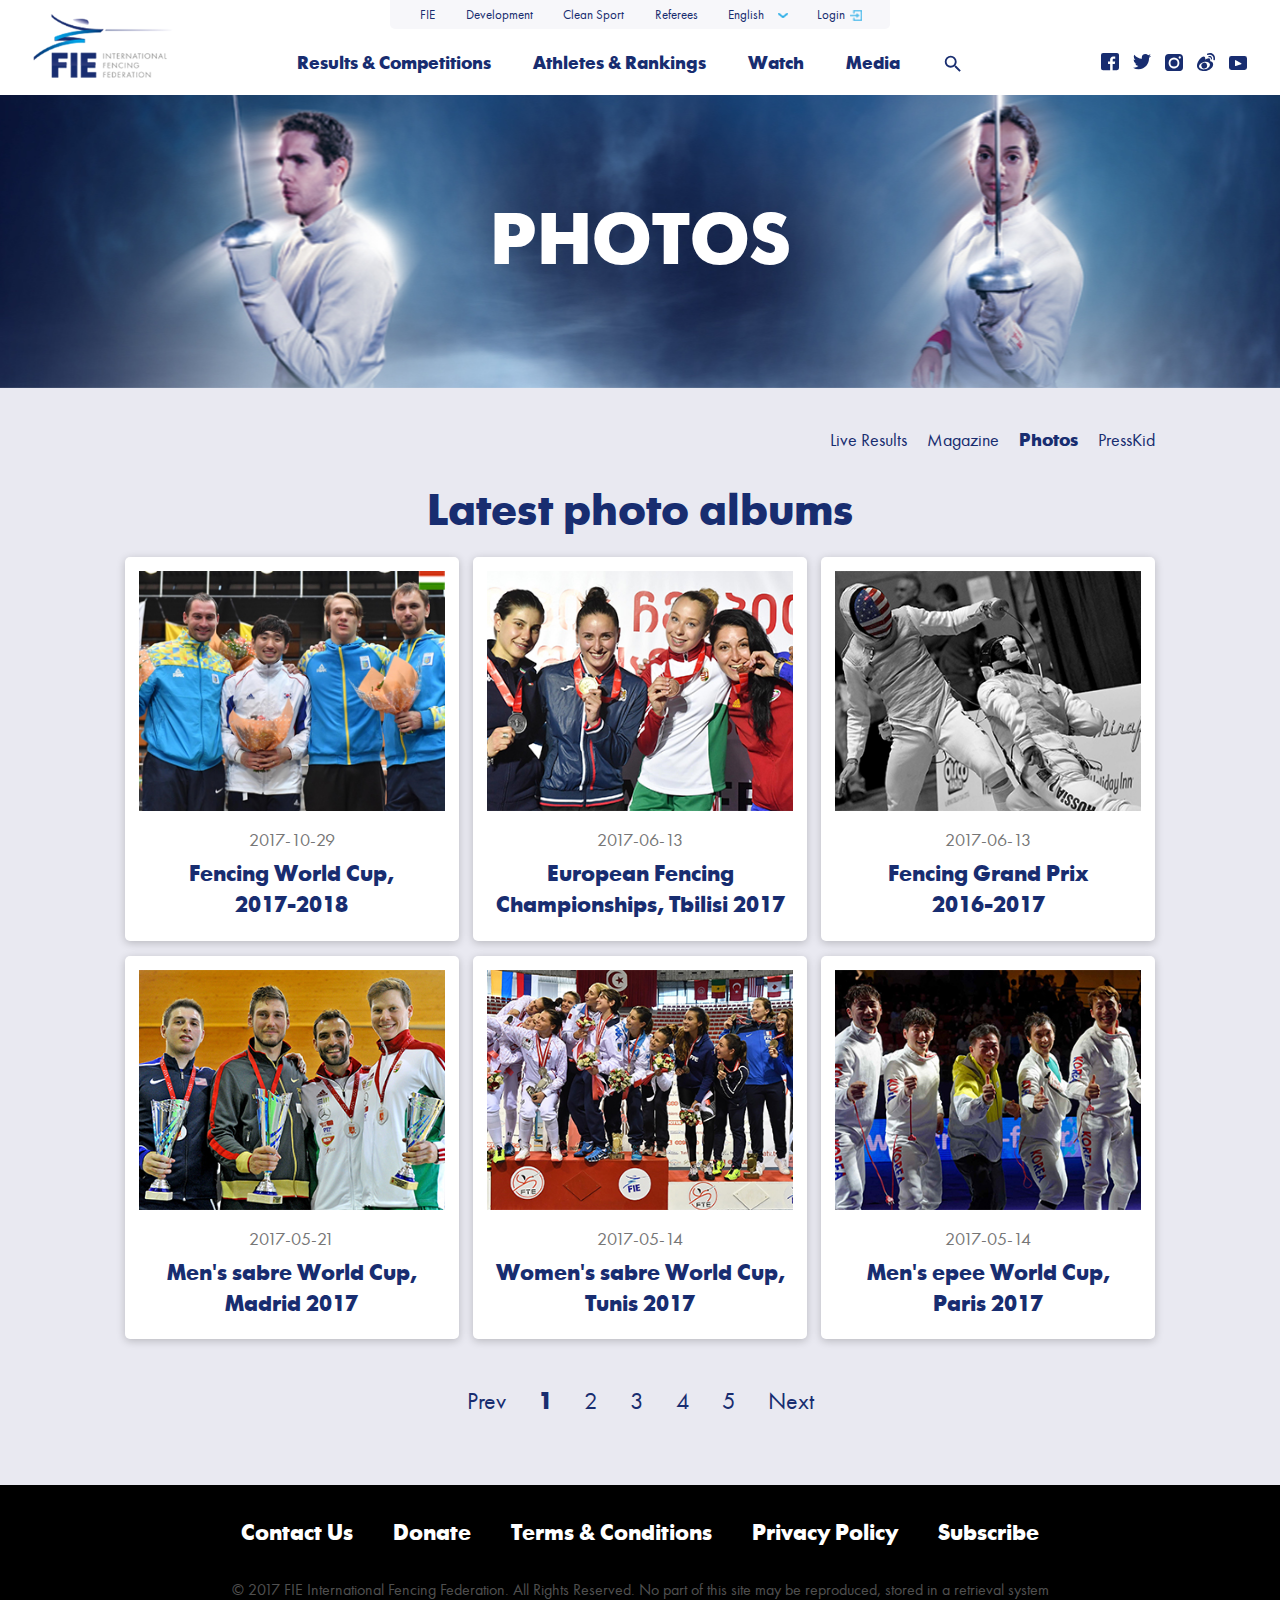
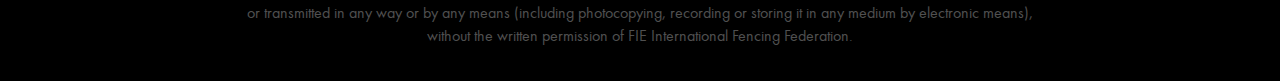
<file: photos.html>
<!DOCTYPE html>
<html>
<head>
	<meta http-equiv="Content-Type" content="text/html; charset=UTF-8"/>
	<meta name="viewport" content="width=device-width, initial-scale=1.0"/>
	<title></title>
	<link rel="stylesheet" href="css/bootstrap.min.css"/>
	<link rel="stylesheet" href="css/owl.carousel.min.css"/>
	<link rel="stylesheet" href="css/screen.css"/>
	<link rel="stylesheet" href="https://cdnjs.cloudflare.com/ajax/libs/font-awesome/4.7.0/css/font-awesome.min.css">
</head>
<body>
	
	<div class="xs-menu">
		<div class="top">
			<a href="/">
				<img src="img/icons/log-xs.jpg" alt="icon"/>
			</a>
			<div>
				<p>Menu</p>
				<button type="button" class="mobile-toggle">
				  	<span class="mobile-toggle__icon"></span>
				</button>
			</div>
		</div>
		<div class="sub">
			<div class="flex-parent large">
				<a href="#">Athletes & Rankings</a>
				<a href="#">Results & Competitions</a>
				<a href="#">Watch</a>
				<a href="#">Media</a>
			</div>
			<div class="flex-parent small">
				<a href="#">FIE</a>
				<a href="#">Development</a>
				<a href="#">Clean Sport</a>
				<a href="#">Referees</a>
				<div class="s-wr">
					<select>
						<option value="en"><a href="#">English</a></option>
						<option value="fr"><a href="#">Français</a></option>
						<option value="es"><a href="#">Español</a></option>
					</select>
				</div>
				<div class="s-wr">
					<a href="#">Login</a>
				</div>
			</div>
			<div class="flex-parent social">
				<a href="#">
					<svg width="100%" viewBox="0 0 24 24" xmlns="http://www.w3.org/2000/svg"><path d="M9.5,3A6.5,6.5 0 0,1 16,9.5C16,11.11 15.41,12.59 14.44,13.73L14.71,14H15.5L20.5,19L19,20.5L14,15.5V14.71L13.73,14.44C12.59,15.41 11.11,16 9.5,16A6.5,6.5 0 0,1 3,9.5A6.5,6.5 0 0,1 9.5,3M9.5,5C7,5 5,7 5,9.5C5,12 7,14 9.5,14C12,14 14,12 14,9.5C14,7 12,5 9.5,5Z"></path></svg>
				</a>
				<a href="#">
					<svg width="100%" viewBox="0 0 17 17" xmlns="http://www.w3.org/2000/svg"><path d="m15.06 0h-13.06a2 2 0 0 0 -2 2v12.3a2 2 0 0 0 2 2h6.62v-5.92h-2v-2.32h2v-1.7a2.81 2.81 0 0 1 3-3.06c.85 0 1.6.06 1.81.09v2.06h-1.22c-1 0-1.17.45-1.17 1.13v1.42h2.32l-.3 2.32h-2.06v5.87h4a2 2 0 0 0 2-2v-12.19a1.94 1.94 0 0 0 -1.94-2z"></path></svg>
				</a>
				<a href="#">
					<svg width="100%" viewBox="0 0 18 16" xmlns="http://www.w3.org/2000/svg"><path d="m18 1.87a5.45 5.45 0 0 1 -2.14.62 3.56 3.56 0 0 0  1.61-2.13 5.7 5.7 0 0 1 -2.32.89 3.79 3.79 0 0 0 -2.67-1.25 3.71 3.71 0 0 0 -3.66 3.83 2.75 2.75 0 0 0  .09.89 10.36 10.36 0 0 1 -7.57-4 3.59 3.59 0 0 0 -.53 2 3.92 3.92 0 0 0  1.6 3.21 3.69 3.69 0 0 1 -1.7-.49v.09a3.75 3.75 0 0 0 2.94 3.74 3.79 3.79 0 0 1 -1 .18 2 2 0 0 1 -.65-.09 3.72 3.72 0 0 0  3.44 2.64 7 7 0 0 1 -4.55 1.72 3 3 0 0 1 -.89-.09 10.16 10.16 0 0 0  5.61 1.69c6.77 0 10.43-5.88 10.43-11v-.49a6.85 6.85 0 0 0 2-2z"></path></svg>
				</a>
				<a href="#">
					<svg width="100%" viewBox="0 0 80 78" xmlns="http://www.w3.org/2000/svg"><path d="m40 24.2a15.8 15.8 0 0 0 0 31.6 15.8 15.8 0 0 0  0-31.6z"></path><path d="m63.08 0h-46.16a16.92 16.92 0 0 0 -16.92 16.92v42.16a16.92 16.92 0 0 0 16.92 16.92h46.16a16.92 16.92 0 0 0 16.92-16.92v-42.16a16.92 16.92 0 0 0 -16.92-16.92zm7.62 15.7a5.1 5.1 0 1 1 -5.1-5.2 5.14 5.14 0 0 1  5.1 5.2zm-6.7 24.3c0 13.5-10.8 24.5-24 24.5s-24-11-24-24.5a24.24 24.24 0 0 1 24-24.5 24.18 24.18 0 0 1  24 24.5z"></path></svg>
				</a>
				<a href="#">
					<svg width="100%" viewBox="0 0 80 80" xmlns="http://www.w3.org/2000/svg"><path d="m60.29 36.92c-3.37-.21-2.06-2.42-2.06-2.42s2.34-6.36-2.11-10.07c-5.5-4.56-16.12 3.16-16.12 3.16-4.18 2.2-3.34-.2-3.26-4.08-.65-4.46-3.11-11.8-14.16-5.55s-18.81 23.49-18.81 23.49c-5.47 11.5-3.37 19.42-3.37 19.42 4.32 17.52 21.91 19.83 35.21 19 13.99-.87 31.69-10.31 35.39-24.62s-7.35-18.1-10.72-18.33zm-24.66 35.39c-13.34 2.69-25.19-2.57-26.52-11.78s8.44-18.28 21.77-21 25 1.35 26.37 10.55-8.25 19.55-21.62 22.23zm29.21-43.66a2.44 2.44 0 0 0 2-2.42 1.3 1.3 0 0 0  0-.27c-.61-16.8-15.14-11.67-15.14-11.67a2.48 2.48 0 0 0 -2 2.85 2.43 2.43 0 0 0  2.75 2.1c10.39-4.07 9.62 7.33 9.62 7.33a2.41 2.41 0 0 0 2.76 2.08zm-5.93-28.58a29.5 29.5 0 0 0 -11.91 1.93c-.12 0-.21.16-.32.19a.13.13 0 0 0 -.07.08 3.66 3.66 0 0 0 -2 3.87 3.55 3.55 0 0 0  4 3.06 16.57 16.57 0 0 0  3-1.25c1.19-.71 11.92-2.22 18.57 6.16 3.86 6.26 2.89 11 2.8 11.75a10.87 10.87 0 0 0 -.2 3.57 3.24 3.24 0 0 0  3.94 2.7c1.6-.24 2.92-.67 2.92-3.53h0c2.86-20.47-11.16-27.73-20.73-28.53zm-28.78 42.78a13.3 13.3 0 0 0 -10.95 15.15 13.06 13.06 0 0 0  14.82 11.25 13.3 13.3 0 0 0  11-15.16 13.06 13.06 0 0 0 -14.87-11.24z"></path></svg>
				</a>
				<a href="#">
					<svg width="100%" viewBox="0 0 80 65" xmlns="http://www.w3.org/2000/svg"><path d="m69.11 0h-58.22a10.89 10.89 0 0 0 -10.89 10.89v40.22a10.89 10.89 0 0 0 10.89 10.89h58.22a10.89 10.89 0 0 0 10.89-10.89v-40.22a10.89 10.89 0 0 0 -10.89-10.89zm-15.3 36.44-23.81 8.02a2.52 2.52 0 0 1 -3.3-2.36v-21.4a2.53 2.53 0 0 1 3.78-2.17l23.76 13.38a2.48 2.48 0 0 1 -.43 4.53z"></path></svg>
				</a>
			</div>
		</div>
	</div>

	<header>
		<div class="container">
			<div class="row">
				<div class="col-xs-12">
					<ul class="tools">
						<li><a href="#">FIE</a></li>
						<li><a href="#">Development</a></li>
						<li><a href="#">Clean Sport</a></li>
						<li><a href="#">Referees</a></li>
						<li>
							<select>
								<option value="en"><a href="#">English</a></option>
								<option value="fr"><a href="#">Français</a></option>
								<option value="es"><a href="#">Español</a></option>
							</select>
						</li>
						<li><a href="#">Login</a></li>
					</ul>
				</div>
			</div>
		</div>

		<div class="primary-menu">
			<a href="/" class="logo">
				<img src="img/icons/logo.png" alt="logo"/>
			</a>
			<ul class="menu">
				<li><a href="#">Results & Competitions</a></li>
				<li><a href="#">Athletes & Rankings</a></li>
				<li><a href="#">Watch</a></li>
				<li><a href="#">Media</a></li>
				<li>
					<a href="#">
						<svg width="100%" viewBox="0 0 24 24" xmlns="http://www.w3.org/2000/svg"><path d="M9.5,3A6.5,6.5 0 0,1 16,9.5C16,11.11 15.41,12.59 14.44,13.73L14.71,14H15.5L20.5,19L19,20.5L14,15.5V14.71L13.73,14.44C12.59,15.41 11.11,16 9.5,16A6.5,6.5 0 0,1 3,9.5A6.5,6.5 0 0,1 9.5,3M9.5,5C7,5 5,7 5,9.5C5,12 7,14 9.5,14C12,14 14,12 14,9.5C14,7 12,5 9.5,5Z"></path></svg>
					</a>
				</li>
			</ul>
			<button class="follow-us">Follow Us</button>
			<ul class="socials">
				<li>
					<a href="#">
						<svg width="100%" viewBox="0 0 17 17" xmlns="http://www.w3.org/2000/svg"><path d="m15.06 0h-13.06a2 2 0 0 0 -2 2v12.3a2 2 0 0 0 2 2h6.62v-5.92h-2v-2.32h2v-1.7a2.81 2.81 0 0 1 3-3.06c.85 0 1.6.06 1.81.09v2.06h-1.22c-1 0-1.17.45-1.17 1.13v1.42h2.32l-.3 2.32h-2.06v5.87h4a2 2 0 0 0 2-2v-12.19a1.94 1.94 0 0 0 -1.94-2z"></path></svg>
					</a>
				</li>
				<li>
					<a href="#">
						<svg width="100%" viewBox="0 0 18 16" xmlns="http://www.w3.org/2000/svg"><path d="m18 1.87a5.45 5.45 0 0 1 -2.14.62 3.56 3.56 0 0 0  1.61-2.13 5.7 5.7 0 0 1 -2.32.89 3.79 3.79 0 0 0 -2.67-1.25 3.71 3.71 0 0 0 -3.66 3.83 2.75 2.75 0 0 0  .09.89 10.36 10.36 0 0 1 -7.57-4 3.59 3.59 0 0 0 -.53 2 3.92 3.92 0 0 0  1.6 3.21 3.69 3.69 0 0 1 -1.7-.49v.09a3.75 3.75 0 0 0 2.94 3.74 3.79 3.79 0 0 1 -1 .18 2 2 0 0 1 -.65-.09 3.72 3.72 0 0 0  3.44 2.64 7 7 0 0 1 -4.55 1.72 3 3 0 0 1 -.89-.09 10.16 10.16 0 0 0  5.61 1.69c6.77 0 10.43-5.88 10.43-11v-.49a6.85 6.85 0 0 0 2-2z"></path></svg>
					</a>
				</li>
				<li>
					<a href="#">
						<svg width="100%" viewBox="0 0 80 78" xmlns="http://www.w3.org/2000/svg"><path d="m40 24.2a15.8 15.8 0 0 0 0 31.6 15.8 15.8 0 0 0  0-31.6z"></path><path d="m63.08 0h-46.16a16.92 16.92 0 0 0 -16.92 16.92v42.16a16.92 16.92 0 0 0 16.92 16.92h46.16a16.92 16.92 0 0 0 16.92-16.92v-42.16a16.92 16.92 0 0 0 -16.92-16.92zm7.62 15.7a5.1 5.1 0 1 1 -5.1-5.2 5.14 5.14 0 0 1  5.1 5.2zm-6.7 24.3c0 13.5-10.8 24.5-24 24.5s-24-11-24-24.5a24.24 24.24 0 0 1 24-24.5 24.18 24.18 0 0 1  24 24.5z"></path></svg>
					</a>
				</li>
				<li>
					<a href="#">
						<svg width="100%" viewBox="0 0 80 80" xmlns="http://www.w3.org/2000/svg"><path d="m60.29 36.92c-3.37-.21-2.06-2.42-2.06-2.42s2.34-6.36-2.11-10.07c-5.5-4.56-16.12 3.16-16.12 3.16-4.18 2.2-3.34-.2-3.26-4.08-.65-4.46-3.11-11.8-14.16-5.55s-18.81 23.49-18.81 23.49c-5.47 11.5-3.37 19.42-3.37 19.42 4.32 17.52 21.91 19.83 35.21 19 13.99-.87 31.69-10.31 35.39-24.62s-7.35-18.1-10.72-18.33zm-24.66 35.39c-13.34 2.69-25.19-2.57-26.52-11.78s8.44-18.28 21.77-21 25 1.35 26.37 10.55-8.25 19.55-21.62 22.23zm29.21-43.66a2.44 2.44 0 0 0 2-2.42 1.3 1.3 0 0 0  0-.27c-.61-16.8-15.14-11.67-15.14-11.67a2.48 2.48 0 0 0 -2 2.85 2.43 2.43 0 0 0  2.75 2.1c10.39-4.07 9.62 7.33 9.62 7.33a2.41 2.41 0 0 0 2.76 2.08zm-5.93-28.58a29.5 29.5 0 0 0 -11.91 1.93c-.12 0-.21.16-.32.19a.13.13 0 0 0 -.07.08 3.66 3.66 0 0 0 -2 3.87 3.55 3.55 0 0 0  4 3.06 16.57 16.57 0 0 0  3-1.25c1.19-.71 11.92-2.22 18.57 6.16 3.86 6.26 2.89 11 2.8 11.75a10.87 10.87 0 0 0 -.2 3.57 3.24 3.24 0 0 0  3.94 2.7c1.6-.24 2.92-.67 2.92-3.53h0c2.86-20.47-11.16-27.73-20.73-28.53zm-28.78 42.78a13.3 13.3 0 0 0 -10.95 15.15 13.06 13.06 0 0 0  14.82 11.25 13.3 13.3 0 0 0  11-15.16 13.06 13.06 0 0 0 -14.87-11.24z"></path></svg>
					</a>
				</li>
				<li>
					<a href="#">
						<svg width="100%" viewBox="0 0 80 65" xmlns="http://www.w3.org/2000/svg"><path d="m69.11 0h-58.22a10.89 10.89 0 0 0 -10.89 10.89v40.22a10.89 10.89 0 0 0 10.89 10.89h58.22a10.89 10.89 0 0 0 10.89-10.89v-40.22a10.89 10.89 0 0 0 -10.89-10.89zm-15.3 36.44-23.81 8.02a2.52 2.52 0 0 1 -3.3-2.36v-21.4a2.53 2.53 0 0 1 3.78-2.17l23.76 13.38a2.48 2.48 0 0 1 -.43 4.53z"></path></svg>
					</a>
				</li>
			</ul>
		</div>
	</header>
	
	<section class="clean-sport-header">
		<p class="clean-sport-header-h">PHOTOS</p>
	</section>

	<section class="athletes-rankings-table media-res magazine">
		<section class="statistics-table">
			<div class="container small">
				<div class="row">
					<div class="col-xs-12">
						<ul class="media-res-menu">
							<li><a href="#">Live Results</a></li>
							<li><a href="#">Magazine</a></li>
							<li  class="active"><a href="#">Photos</a></li>
							<li><a href="#">PressKid</a></li>
						</ul>
					</div>
				</div>
			</div>
		</section>
	</section>

	<section class="magazine-cards media-photos">
		<div class="container small">
			<div class="row">
				<div class="col-md-12 text-center">
					<p>Latest photo albums</p>
				</div>
			</div>
			<div class="row">
				<div class="col-xs-12">
					<a href="#" class="card">
						<img src="img/ps1.jpg" alt="alt"/>
						<span class="info">
							<u>2017-10-29</u>
							<em><b>Fencing World Cup,<br/> 2017-2018</b></em>
						</span>
					</a>
					<a href="#" class="card">
						<img src="img/ps2.jpg" alt="alt"/>
						<span class="info">
							<u>2017-06-13</u>
							<em><b>European Fencing <br/>Championships, Tbilisi 2017</b></em>
						</span>
					</a>
					<a href="#" class="card">
						<img src="img/ps3.jpg" alt="alt"/>
						<span class="info">
							<u>2017-06-13</u>
							<em><b>Fencing Grand Prix <br/>2016-2017</b></em>
						</span>
					</a>

					<a href="#" class="card">
						<img src="img/ps4.jpg" alt="alt"/>
						<span class="info">
							<u>2017-05-21</u>
							<em><b>Men's sabre World Cup, <br/>Madrid 2017 </b></em>
						</span>
					</a>
					<a href="#" class="card">
						<img src="img/ps5.jpg" alt="alt"/>
						<span class="info">
							<u>2017-05-14</u>
							<em><b>Women's sabre World Cup, <br/>Tunis 2017</b></em>
						</span>
					</a>
					<a href="#" class="card">
						<img src="img/ps6.jpg" alt="alt"/>
						<span class="info">
							<u>2017-05-14</u>
							<em><b>Men's epee World Cup, <br/>Paris 2017</b></em>
						</span>
					</a>
				</div>
			</div>
		</div>
		<ul class="pager">      
			<li><a href="#">Prev</a></li>
			<li><span>1</span></li>
			<li><a href="#">2</a></li>
			<li><a href="#">3</a></li>
			<li><a href="#">4</a></li>
			<li><a href="#">5</a></li>
			<li><a href="#">Next</a></li>
		</ul>
	</section>

	<footer>
		<div class="container">
			<div class="row">
				<div class="col-xs-12">
					<ul>
						<li><a href="#">Contact Us</a></li>
						<li><a href="#">Donate</a></li>
						<li><a href="#">Terms & Conditions</a></li>
						<li><a href="#">Privacy Policy</a></li>
						<li><a href="#">Subscribe</a></li>
					</ul>
					<div class="copy">
						&copy; 2017 FIE International Fencing Federation. All Rights Reserved. No part of this site may be reproduced, stored in a retrieval system <br/> or transmitted in any way or by any means (including photocopying, recording or storing it in any medium by electronic means),<br/> without the written permission of FIE International Fencing Federation.
					</div>
				</div>
			</div>
		</div>
	</footer>

	<script type="text/javascript" src="js/jquery-2.2.4.min.js"></script>
	<script type="text/javascript" src="js/bootstrap.min.js"></script>
	<script type="text/javascript" src="js/owl.carousel.min.js"></script>
	<script type="text/javascript" src="js/owl.carousel.min.js"></script>
	<script type="text/javascript" src="js/moment.js"></script>
	<script type="text/javascript" src="js/timezone.js"></script>
	<script type="text/javascript" src="js/scripts.js"></script>
</body>
</html>
</file>
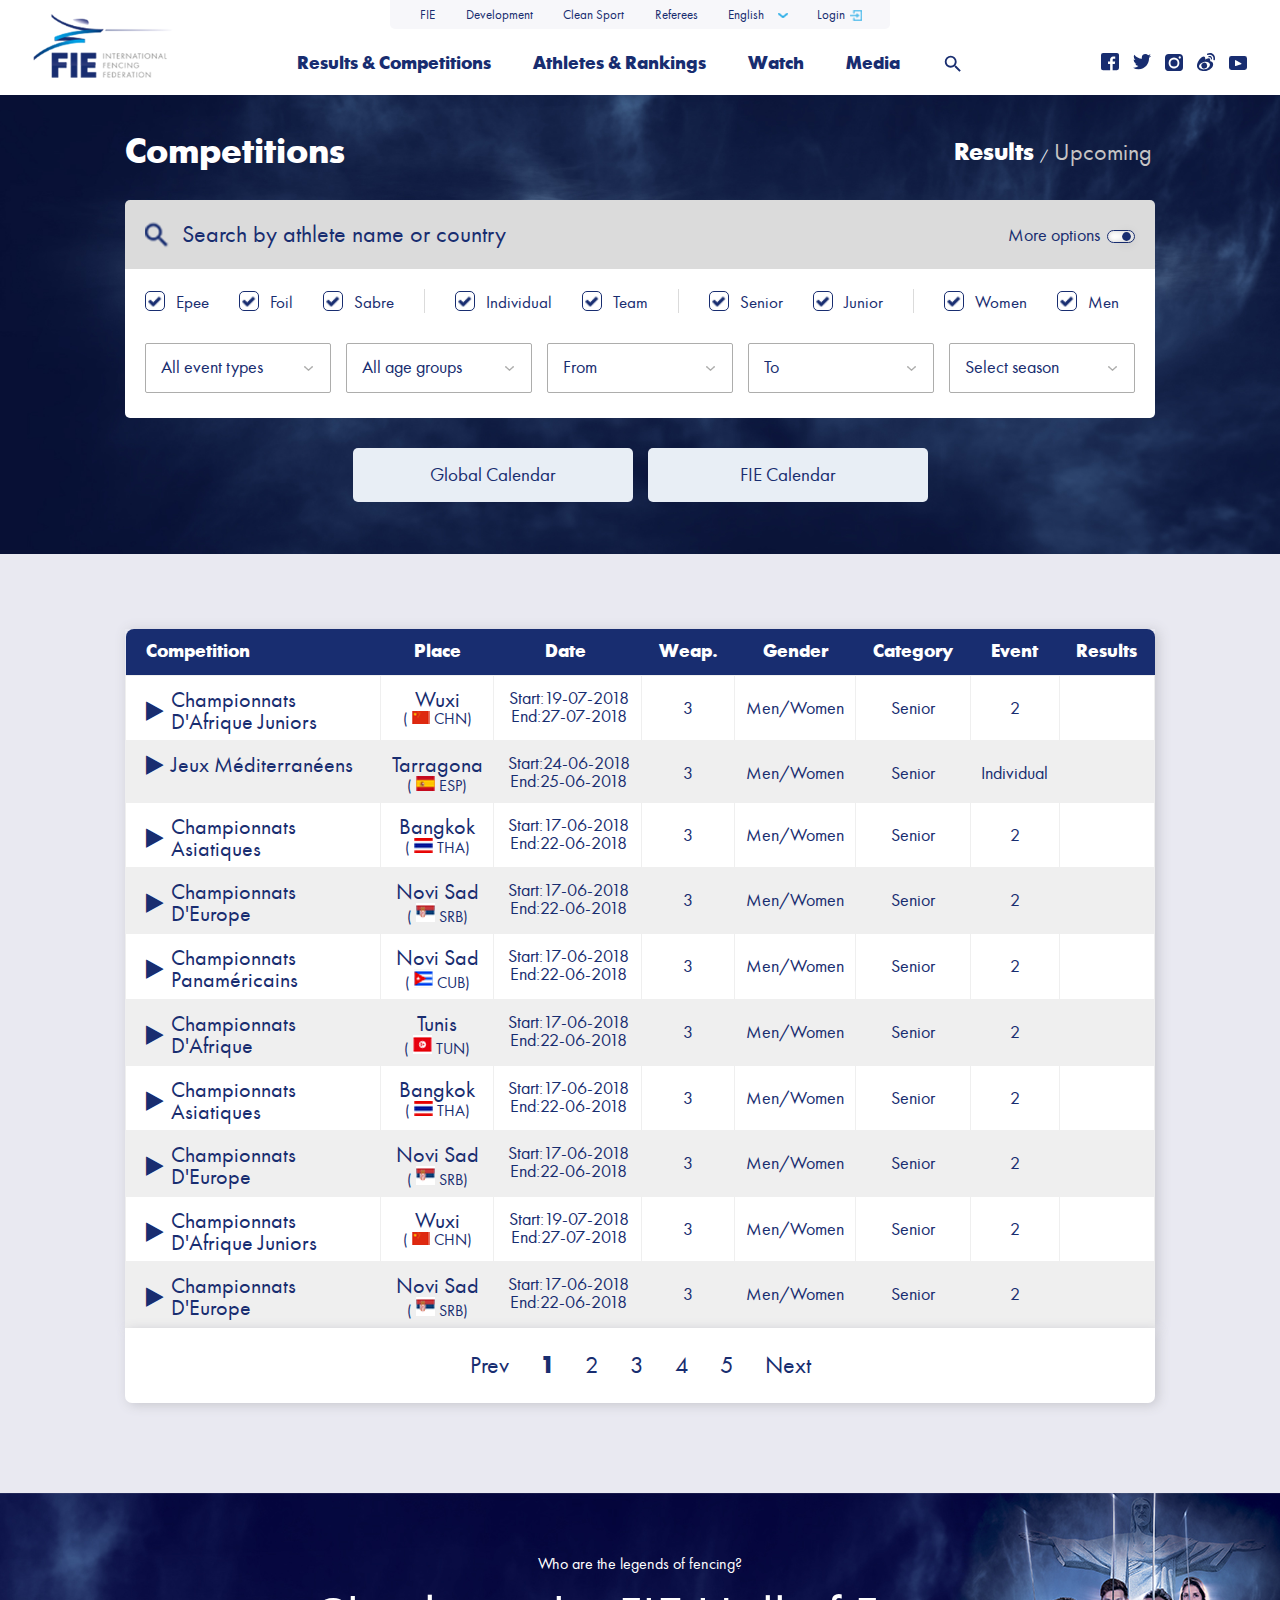
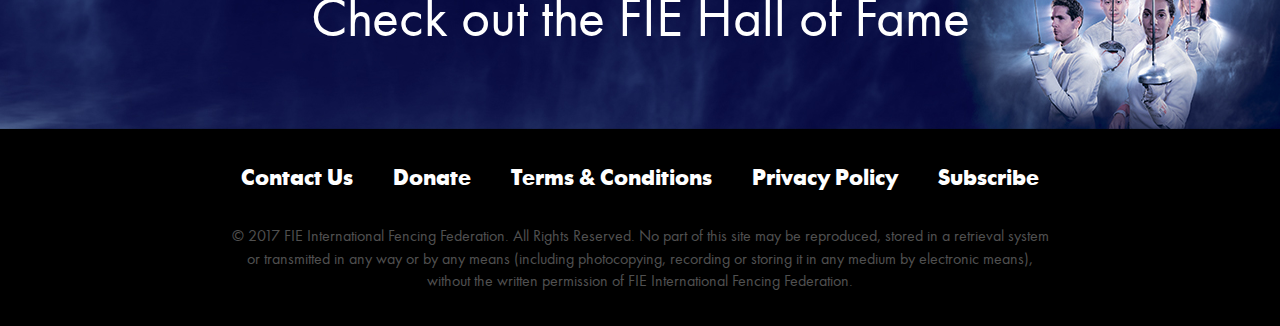
<file: results_competitions.html>
<!DOCTYPE html>
<html>
<head>
	<meta http-equiv="Content-Type" content="text/html; charset=UTF-8"/>
	<meta name="viewport" content="width=device-width, initial-scale=1.0"/>
	<title></title>
	<link rel="stylesheet" href="css/bootstrap.min.css"/>
	<link rel="stylesheet" href="css/owl.carousel.min.css"/>
	<link rel="stylesheet" href="css/screen.css"/>
	<link rel="stylesheet" href="https://cdnjs.cloudflare.com/ajax/libs/font-awesome/4.7.0/css/font-awesome.min.css">
</head>
<body>
	
	<div class="xs-menu">
		<div class="top">
			<a href="/">
				<img src="img/icons/log-xs.jpg" alt="icon"/>
			</a>
			<div>
				<p>Menu</p>
				<button type="button" class="mobile-toggle">
				  	<span class="mobile-toggle__icon"></span>
				</button>
			</div>
		</div>
		<div class="sub">
			<div class="flex-parent large">
				<a href="#">Athletes & Rankings</a>
				<a href="#">Results & Competitions</a>
				<a href="#">Watch</a>
				<a href="#">Media</a>
			</div>
			<div class="flex-parent small">
				<a href="#">FIE</a>
				<a href="#">Development</a>
				<a href="#">Clean Sport</a>
				<a href="#">Referees</a>
				<div class="s-wr">
					<select>
						<option value="en"><a href="#">English</a></option>
						<option value="fr"><a href="#">Français</a></option>
						<option value="es"><a href="#">Español</a></option>
					</select>
				</div>
				<div class="s-wr">
					<a href="#">Login</a>
				</div>
			</div>
			<div class="flex-parent social">
				<a href="#">
					<svg width="100%" viewBox="0 0 24 24" xmlns="http://www.w3.org/2000/svg"><path d="M9.5,3A6.5,6.5 0 0,1 16,9.5C16,11.11 15.41,12.59 14.44,13.73L14.71,14H15.5L20.5,19L19,20.5L14,15.5V14.71L13.73,14.44C12.59,15.41 11.11,16 9.5,16A6.5,6.5 0 0,1 3,9.5A6.5,6.5 0 0,1 9.5,3M9.5,5C7,5 5,7 5,9.5C5,12 7,14 9.5,14C12,14 14,12 14,9.5C14,7 12,5 9.5,5Z"></path></svg>
				</a>
				<a href="#">
					<svg width="100%" viewBox="0 0 17 17" xmlns="http://www.w3.org/2000/svg"><path d="m15.06 0h-13.06a2 2 0 0 0 -2 2v12.3a2 2 0 0 0 2 2h6.62v-5.92h-2v-2.32h2v-1.7a2.81 2.81 0 0 1 3-3.06c.85 0 1.6.06 1.81.09v2.06h-1.22c-1 0-1.17.45-1.17 1.13v1.42h2.32l-.3 2.32h-2.06v5.87h4a2 2 0 0 0 2-2v-12.19a1.94 1.94 0 0 0 -1.94-2z"></path></svg>
				</a>
				<a href="#">
					<svg width="100%" viewBox="0 0 18 16" xmlns="http://www.w3.org/2000/svg"><path d="m18 1.87a5.45 5.45 0 0 1 -2.14.62 3.56 3.56 0 0 0  1.61-2.13 5.7 5.7 0 0 1 -2.32.89 3.79 3.79 0 0 0 -2.67-1.25 3.71 3.71 0 0 0 -3.66 3.83 2.75 2.75 0 0 0  .09.89 10.36 10.36 0 0 1 -7.57-4 3.59 3.59 0 0 0 -.53 2 3.92 3.92 0 0 0  1.6 3.21 3.69 3.69 0 0 1 -1.7-.49v.09a3.75 3.75 0 0 0 2.94 3.74 3.79 3.79 0 0 1 -1 .18 2 2 0 0 1 -.65-.09 3.72 3.72 0 0 0  3.44 2.64 7 7 0 0 1 -4.55 1.72 3 3 0 0 1 -.89-.09 10.16 10.16 0 0 0  5.61 1.69c6.77 0 10.43-5.88 10.43-11v-.49a6.85 6.85 0 0 0 2-2z"></path></svg>
				</a>
				<a href="#">
					<svg width="100%" viewBox="0 0 80 78" xmlns="http://www.w3.org/2000/svg"><path d="m40 24.2a15.8 15.8 0 0 0 0 31.6 15.8 15.8 0 0 0  0-31.6z"></path><path d="m63.08 0h-46.16a16.92 16.92 0 0 0 -16.92 16.92v42.16a16.92 16.92 0 0 0 16.92 16.92h46.16a16.92 16.92 0 0 0 16.92-16.92v-42.16a16.92 16.92 0 0 0 -16.92-16.92zm7.62 15.7a5.1 5.1 0 1 1 -5.1-5.2 5.14 5.14 0 0 1  5.1 5.2zm-6.7 24.3c0 13.5-10.8 24.5-24 24.5s-24-11-24-24.5a24.24 24.24 0 0 1 24-24.5 24.18 24.18 0 0 1  24 24.5z"></path></svg>
				</a>
				<a href="#">
					<svg width="100%" viewBox="0 0 80 80" xmlns="http://www.w3.org/2000/svg"><path d="m60.29 36.92c-3.37-.21-2.06-2.42-2.06-2.42s2.34-6.36-2.11-10.07c-5.5-4.56-16.12 3.16-16.12 3.16-4.18 2.2-3.34-.2-3.26-4.08-.65-4.46-3.11-11.8-14.16-5.55s-18.81 23.49-18.81 23.49c-5.47 11.5-3.37 19.42-3.37 19.42 4.32 17.52 21.91 19.83 35.21 19 13.99-.87 31.69-10.31 35.39-24.62s-7.35-18.1-10.72-18.33zm-24.66 35.39c-13.34 2.69-25.19-2.57-26.52-11.78s8.44-18.28 21.77-21 25 1.35 26.37 10.55-8.25 19.55-21.62 22.23zm29.21-43.66a2.44 2.44 0 0 0 2-2.42 1.3 1.3 0 0 0  0-.27c-.61-16.8-15.14-11.67-15.14-11.67a2.48 2.48 0 0 0 -2 2.85 2.43 2.43 0 0 0  2.75 2.1c10.39-4.07 9.62 7.33 9.62 7.33a2.41 2.41 0 0 0 2.76 2.08zm-5.93-28.58a29.5 29.5 0 0 0 -11.91 1.93c-.12 0-.21.16-.32.19a.13.13 0 0 0 -.07.08 3.66 3.66 0 0 0 -2 3.87 3.55 3.55 0 0 0  4 3.06 16.57 16.57 0 0 0  3-1.25c1.19-.71 11.92-2.22 18.57 6.16 3.86 6.26 2.89 11 2.8 11.75a10.87 10.87 0 0 0 -.2 3.57 3.24 3.24 0 0 0  3.94 2.7c1.6-.24 2.92-.67 2.92-3.53h0c2.86-20.47-11.16-27.73-20.73-28.53zm-28.78 42.78a13.3 13.3 0 0 0 -10.95 15.15 13.06 13.06 0 0 0  14.82 11.25 13.3 13.3 0 0 0  11-15.16 13.06 13.06 0 0 0 -14.87-11.24z"></path></svg>
				</a>
				<a href="#">
					<svg width="100%" viewBox="0 0 80 65" xmlns="http://www.w3.org/2000/svg"><path d="m69.11 0h-58.22a10.89 10.89 0 0 0 -10.89 10.89v40.22a10.89 10.89 0 0 0 10.89 10.89h58.22a10.89 10.89 0 0 0 10.89-10.89v-40.22a10.89 10.89 0 0 0 -10.89-10.89zm-15.3 36.44-23.81 8.02a2.52 2.52 0 0 1 -3.3-2.36v-21.4a2.53 2.53 0 0 1 3.78-2.17l23.76 13.38a2.48 2.48 0 0 1 -.43 4.53z"></path></svg>
				</a>
			</div>
		</div>
	</div>

	<header>
		<div class="container">
			<div class="row">
				<div class="col-xs-12">
					<ul class="tools">
						<li><a href="#">FIE</a></li>
						<li><a href="#">Development</a></li>
						<li><a href="#">Clean Sport</a></li>
						<li><a href="#">Referees</a></li>
						<li>
							<select>
								<option value="en"><a href="#">English</a></option>
								<option value="fr"><a href="#">Français</a></option>
								<option value="es"><a href="#">Español</a></option>
							</select>
						</li>
						<li><a href="#">Login</a></li>
					</ul>
				</div>
			</div>
		</div>

		<div class="primary-menu">
			<a href="/" class="logo">
				<img src="img/icons/logo.png" alt="logo"/>
			</a>
			<ul class="menu">
				<li><a href="results_competitions.html" target="_blank">Results & Competitions</a></li>
				<li><a href="#">Athletes & Rankings</a></li>
				<li><a href="#">Watch</a></li>
				<li><a href="#">Media</a></li>
				<li>
					<a href="#">
						<svg width="100%" viewBox="0 0 24 24" xmlns="http://www.w3.org/2000/svg"><path d="M9.5,3A6.5,6.5 0 0,1 16,9.5C16,11.11 15.41,12.59 14.44,13.73L14.71,14H15.5L20.5,19L19,20.5L14,15.5V14.71L13.73,14.44C12.59,15.41 11.11,16 9.5,16A6.5,6.5 0 0,1 3,9.5A6.5,6.5 0 0,1 9.5,3M9.5,5C7,5 5,7 5,9.5C5,12 7,14 9.5,14C12,14 14,12 14,9.5C14,7 12,5 9.5,5Z"></path></svg>
					</a>
				</li>
			</ul>
			<button class="follow-us">Follow Us</button>
			<ul class="socials">
				<li>
					<a href="#">
						<svg width="100%" viewBox="0 0 17 17" xmlns="http://www.w3.org/2000/svg"><path d="m15.06 0h-13.06a2 2 0 0 0 -2 2v12.3a2 2 0 0 0 2 2h6.62v-5.92h-2v-2.32h2v-1.7a2.81 2.81 0 0 1 3-3.06c.85 0 1.6.06 1.81.09v2.06h-1.22c-1 0-1.17.45-1.17 1.13v1.42h2.32l-.3 2.32h-2.06v5.87h4a2 2 0 0 0 2-2v-12.19a1.94 1.94 0 0 0 -1.94-2z"></path></svg>
					</a>
				</li>
				<li>
					<a href="#">
						<svg width="100%" viewBox="0 0 18 16" xmlns="http://www.w3.org/2000/svg"><path d="m18 1.87a5.45 5.45 0 0 1 -2.14.62 3.56 3.56 0 0 0  1.61-2.13 5.7 5.7 0 0 1 -2.32.89 3.79 3.79 0 0 0 -2.67-1.25 3.71 3.71 0 0 0 -3.66 3.83 2.75 2.75 0 0 0  .09.89 10.36 10.36 0 0 1 -7.57-4 3.59 3.59 0 0 0 -.53 2 3.92 3.92 0 0 0  1.6 3.21 3.69 3.69 0 0 1 -1.7-.49v.09a3.75 3.75 0 0 0 2.94 3.74 3.79 3.79 0 0 1 -1 .18 2 2 0 0 1 -.65-.09 3.72 3.72 0 0 0  3.44 2.64 7 7 0 0 1 -4.55 1.72 3 3 0 0 1 -.89-.09 10.16 10.16 0 0 0  5.61 1.69c6.77 0 10.43-5.88 10.43-11v-.49a6.85 6.85 0 0 0 2-2z"></path></svg>
					</a>
				</li>
				<li>
					<a href="#">
						<svg width="100%" viewBox="0 0 80 78" xmlns="http://www.w3.org/2000/svg"><path d="m40 24.2a15.8 15.8 0 0 0 0 31.6 15.8 15.8 0 0 0  0-31.6z"></path><path d="m63.08 0h-46.16a16.92 16.92 0 0 0 -16.92 16.92v42.16a16.92 16.92 0 0 0 16.92 16.92h46.16a16.92 16.92 0 0 0 16.92-16.92v-42.16a16.92 16.92 0 0 0 -16.92-16.92zm7.62 15.7a5.1 5.1 0 1 1 -5.1-5.2 5.14 5.14 0 0 1  5.1 5.2zm-6.7 24.3c0 13.5-10.8 24.5-24 24.5s-24-11-24-24.5a24.24 24.24 0 0 1 24-24.5 24.18 24.18 0 0 1  24 24.5z"></path></svg>
					</a>
				</li>
				<li>
					<a href="#">
						<svg width="100%" viewBox="0 0 80 80" xmlns="http://www.w3.org/2000/svg"><path d="m60.29 36.92c-3.37-.21-2.06-2.42-2.06-2.42s2.34-6.36-2.11-10.07c-5.5-4.56-16.12 3.16-16.12 3.16-4.18 2.2-3.34-.2-3.26-4.08-.65-4.46-3.11-11.8-14.16-5.55s-18.81 23.49-18.81 23.49c-5.47 11.5-3.37 19.42-3.37 19.42 4.32 17.52 21.91 19.83 35.21 19 13.99-.87 31.69-10.31 35.39-24.62s-7.35-18.1-10.72-18.33zm-24.66 35.39c-13.34 2.69-25.19-2.57-26.52-11.78s8.44-18.28 21.77-21 25 1.35 26.37 10.55-8.25 19.55-21.62 22.23zm29.21-43.66a2.44 2.44 0 0 0 2-2.42 1.3 1.3 0 0 0  0-.27c-.61-16.8-15.14-11.67-15.14-11.67a2.48 2.48 0 0 0 -2 2.85 2.43 2.43 0 0 0  2.75 2.1c10.39-4.07 9.62 7.33 9.62 7.33a2.41 2.41 0 0 0 2.76 2.08zm-5.93-28.58a29.5 29.5 0 0 0 -11.91 1.93c-.12 0-.21.16-.32.19a.13.13 0 0 0 -.07.08 3.66 3.66 0 0 0 -2 3.87 3.55 3.55 0 0 0  4 3.06 16.57 16.57 0 0 0  3-1.25c1.19-.71 11.92-2.22 18.57 6.16 3.86 6.26 2.89 11 2.8 11.75a10.87 10.87 0 0 0 -.2 3.57 3.24 3.24 0 0 0  3.94 2.7c1.6-.24 2.92-.67 2.92-3.53h0c2.86-20.47-11.16-27.73-20.73-28.53zm-28.78 42.78a13.3 13.3 0 0 0 -10.95 15.15 13.06 13.06 0 0 0  14.82 11.25 13.3 13.3 0 0 0  11-15.16 13.06 13.06 0 0 0 -14.87-11.24z"></path></svg>
					</a>
				</li>
				<li>
					<a href="#">
						<svg width="100%" viewBox="0 0 80 65" xmlns="http://www.w3.org/2000/svg"><path d="m69.11 0h-58.22a10.89 10.89 0 0 0 -10.89 10.89v40.22a10.89 10.89 0 0 0 10.89 10.89h58.22a10.89 10.89 0 0 0 10.89-10.89v-40.22a10.89 10.89 0 0 0 -10.89-10.89zm-15.3 36.44-23.81 8.02a2.52 2.52 0 0 1 -3.3-2.36v-21.4a2.53 2.53 0 0 1 3.78-2.17l23.76 13.38a2.48 2.48 0 0 1 -.43 4.53z"></path></svg>
					</a>
				</li>
			</ul>
		</div>
	</header>
	
	<section class="athletes-rankings results-competitions">
		<div class="container small">
			<div class="row">
				<div class="col-xs-12">
					<div class="flex-parent">
						<p class="athletes-rankings-h">Competitions</p>
						<div class="links"> 
							<a href="#" class="active">Results</a>
							<span> / </span>
							<a href="#">Upcoming</a>
						</div>
					</div>
					<form>
						<div class="filter-wrapper">
							<div class="top-row">
								<div class="search-container">
									<input type="text" placeholder="Search by athlete name or country" />
								</div>
								<div class="check-container">
									<span>More options</span>
									<input type="checkbox" class="check" checked />
									<button type="submit">Search</button>
								</div>
							</div>
							<div class="sub-row">
								<div class="checkbox-row">
									<div class="indicators">
										<label>
											<input type="checkbox" checked="checked"><i></i>
											<span>Epee</span>
										</label>
										<label>
											<input type="checkbox" checked="checked"><i></i>
											<span>Foil</span>
										</label>
										<label>
											<input type="checkbox" checked="checked"><i></i>
											<span>Sabre</span>
										</label>
									</div>
									<div class="indicators">
										<label>
											<input type="checkbox" checked="checked"><i></i>
											<span>Individual</span>
										</label>
										<label>
											<input type="checkbox" checked="checked"><i></i>
											<span>Team</span>
										</label>
									</div>
									<div class="indicators">
										<label>
											<input type="checkbox" checked="checked"><i></i>
											<span>Senior</span>
										</label>
										<label>
											<input type="checkbox" checked="checked"><i></i>
											<span>Junior</span>
										</label>
									</div>
									<div class="indicators">
										<label>
											<input type="checkbox" checked="checked"><i></i>
											<span>Women</span>
										</label>
										<label>
											<input type="checkbox" checked="checked"><i></i>
											<span>Men</span>
										</label>
									</div>
								</div>
								<div class="select-row">
									<select>
										<option>All event types</option>
										<option value="">item 1</option>
										<option value="">item 2</option>
										<option value="">item 3</option>
									</select>
									<select>
										<option>All age groups</option>
										<option value="">item 1</option>
										<option value="">item 2</option>
										<option value="">item 3</option>
									</select>
									<select>
										<option>From</option>
										<option value="">item 1</option>
										<option value="">item 2</option>
										<option value="">item 3</option>
									</select>
									<select>
										<option>To</option>
										<option value="">item 1</option>
										<option value="">item 2</option>
										<option value="">item 3</option>
									</select>
									<select>
										<option>Select season</option>
										<option value="">item 1</option>
										<option value="">item 2</option>
										<option value="">item 3</option>
									</select>
								</div>
							</div>
						</div>
					</form>
					<div class="calendar-links">
						<a href="#">Global Calendar</a>
						<a href="#">FIE Calendar</a>
					</div>
				</div>
			</div>
		</div>	
	</section>

	<section class="athletes-rankings-table results-competitions-table">
		<section class="statistics-table">
			<div class="container small">
				<div class="row">
					<div class="col-xs-12">
						<div class="table-parent">
							<table class="table">
								<tr>
									<th>Competition</th>
									<th>Place</th>
									<th>Date</th>
									<th>Weap.</th>
									<th>Gender</th>
									<th>Category</th>
									<th>Event</th>
									<th>Results</th>
								</tr>
								<tr>
									<td>
										<p><i class="fa fa-play"></i>Championnats <br/>D'Afrique Juniors</p>
									</td>
									<td>
										<p>Wuxi</p>
										<p class="sm">( <img src="img/flags/f-chn.png" /> CHN)</p>
									</td>
									<td>
										<p>Start:19-07-2018</p>
										<p>End:27-07-2018</p>
									</td>
									<td>3</td>
									<td>Men/Women</td>
									<td>Senior</td>
									<td>2</td>
									<td></td>
								</tr>
								<tr>
									<td>
										<p><i class="fa fa-play"></i>Jeux Méditerranéens</p>
									</td>
									<td>
										<p>Tarragona</p>
										<p class="sm">( <img src="img/flags/f-esp.png" /> ESP)</p>
									</td>
									<td>
										<p>Start:24-06-2018</p>
										<p>End:25-06-2018</p>
									</td>
									<td>3</td>
									<td>Men/Women</td>
									<td>Senior</td>
									<td>Individual</td>
									<td></td>
								</tr>
								<tr>
									<td>
										<p><i class="fa fa-play"></i>Championnats <br/>Asiatiques</p>
									</td>
									<td>
										<p>Bangkok</p>
										<p class="sm">( <img src="img/flags/f-tha.png" /> THA)</p>
									</td>
									<td>
										<p>Start:17-06-2018</p>
										<p>End:22-06-2018</p>
									</td>
									<td>3</td>
									<td>Men/Women</td>
									<td>Senior</td>
									<td>2</td>
									<td></td>
								</tr>
								<tr>
									<td>
										<p><i class="fa fa-play"></i>Championnats <br/>D'Europe</p>
									</td>
									<td>
										<p>Novi Sad</p>
										<p class="sm">( <img src="img/flags/f-srb.png" /> SRB)</p>
									</td>
									<td>
										<p>Start:17-06-2018</p>
										<p>End:22-06-2018</p>
									</td>
									<td>3</td>
									<td>Men/Women</td>
									<td>Senior</td>
									<td>2</td>
									<td></td>
								</tr>
								<tr>
									<td>
										<p><i class="fa fa-play"></i>Championnats <br/>Panaméricains</p>
									</td>
									<td>
										<p>Novi Sad</p>
										<p class="sm">( <img src="img/flags/f-cub.png" /> CUB)</p>
									</td>
									<td>
										<p>Start:17-06-2018</p>
										<p>End:22-06-2018</p>
									</td>
									<td>3</td>
									<td>Men/Women</td>
									<td>Senior</td>
									<td>2</td>
									<td></td>
								</tr>
								<tr>
									<td>
										<p><i class="fa fa-play"></i>Championnats <br/> D'Afrique</p>
									</td>
									<td>
										<p>Tunis</p>
										<p class="sm">( <img src="img/flags/f-tun.png" /> TUN)</p>
									</td>
									<td>
										<p>Start:17-06-2018</p>
										<p>End:22-06-2018</p>
									</td>
									<td>3</td>
									<td>Men/Women</td>
									<td>Senior</td>
									<td>2</td>
									<td></td>
								</tr>
								<tr>
									<td>
										<p><i class="fa fa-play"></i>Championnats <br/>Asiatiques</p>
									</td>
									<td>
										<p>Bangkok</p>
										<p class="sm">( <img src="img/flags/f-tha.png" /> THA)</p>
									</td>
									<td>
										<p>Start:17-06-2018</p>
										<p>End:22-06-2018</p>
									</td>
									<td>3</td>
									<td>Men/Women</td>
									<td>Senior</td>
									<td>2</td>
									<td></td>
								</tr>
								<tr>
									<td>
										<p><i class="fa fa-play"></i>Championnats <br/>D'Europe</p>
									</td>
									<td>
										<p>Novi Sad</p>
										<p class="sm">( <img src="img/flags/f-srb.png" /> SRB)</p>
									</td>
									<td>
										<p>Start:17-06-2018</p>
										<p>End:22-06-2018</p>
									</td>
									<td>3</td>
									<td>Men/Women</td>
									<td>Senior</td>
									<td>2</td>
									<td></td>
								</tr>
								<tr>
									<td>
										<p><i class="fa fa-play"></i>Championnats <br/>D'Afrique Juniors</p>
									</td>
									<td>
										<p>Wuxi</p>
										<p class="sm">( <img src="img/flags/f-chn.png" /> CHN)</p>
									</td>
									<td>
										<p>Start:19-07-2018</p>
										<p>End:27-07-2018</p>
									</td>
									<td>3</td>
									<td>Men/Women</td>
									<td>Senior</td>
									<td>2</td>
									<td></td>
								</tr>
								<tr>
									<td>
										<p><i class="fa fa-play"></i>Championnats <br/>D'Europe</p>
									</td>
									<td>
										<p>Novi Sad</p>
										<p class="sm">( <img src="img/flags/f-srb.png" /> SRB)</p>
									</td>
									<td>
										<p>Start:17-06-2018</p>
										<p>End:22-06-2018</p>
									</td>
									<td>3</td>
									<td>Men/Women</td>
									<td>Senior</td>
									<td>2</td>
									<td></td>
								</tr>
							</table>
							<div class="text-center">
								<ul class="pager">      
									<li><a href="#">Prev</a></li>
									<li><span>1</span></li>
									<li><a href="#">2</a></li>
									<li><a href="#">3</a></li>
									<li><a href="#">4</a></li>
									<li><a href="#">5</a></li>
									<li><a href="#">Next</a></li>
								</ul>
							</div>
						</div>
					</div>
				</div>
			</div>
		</section>
	</section>
	
	<a href="#" class="section-link">
		<u>Who are the legends of fencing?</u>
		<span>Check out the FIE Hall of Fame</span>
	</a>

	<footer>
		<div class="container">
			<div class="row">
				<div class="col-xs-12">
					<ul>
						<li><a href="#">Contact Us</a></li>
						<li><a href="#">Donate</a></li>
						<li><a href="#">Terms & Conditions</a></li>
						<li><a href="#">Privacy Policy</a></li>
						<li><a href="#">Subscribe</a></li>
					</ul>
					<div class="copy">
						&copy; 2017 FIE International Fencing Federation. All Rights Reserved. No part of this site may be reproduced, stored in a retrieval system <br/> or transmitted in any way or by any means (including photocopying, recording or storing it in any medium by electronic means),<br/> without the written permission of FIE International Fencing Federation.
					</div>
				</div>
			</div>
		</div>
	</footer>

	<script type="text/javascript" src="js/jquery-2.2.4.min.js"></script>
	<script type="text/javascript" src="js/bootstrap.min.js"></script>
	<script type="text/javascript" src="js/owl.carousel.min.js"></script>
	<script type="text/javascript" src="js/owl.carousel.min.js"></script>
	<script type="text/javascript" src="js/moment.js"></script>
	<script type="text/javascript" src="js/timezone.js"></script>
	<script type="text/javascript" src="js/scripts.js"></script>
</body>
</html>
</file>
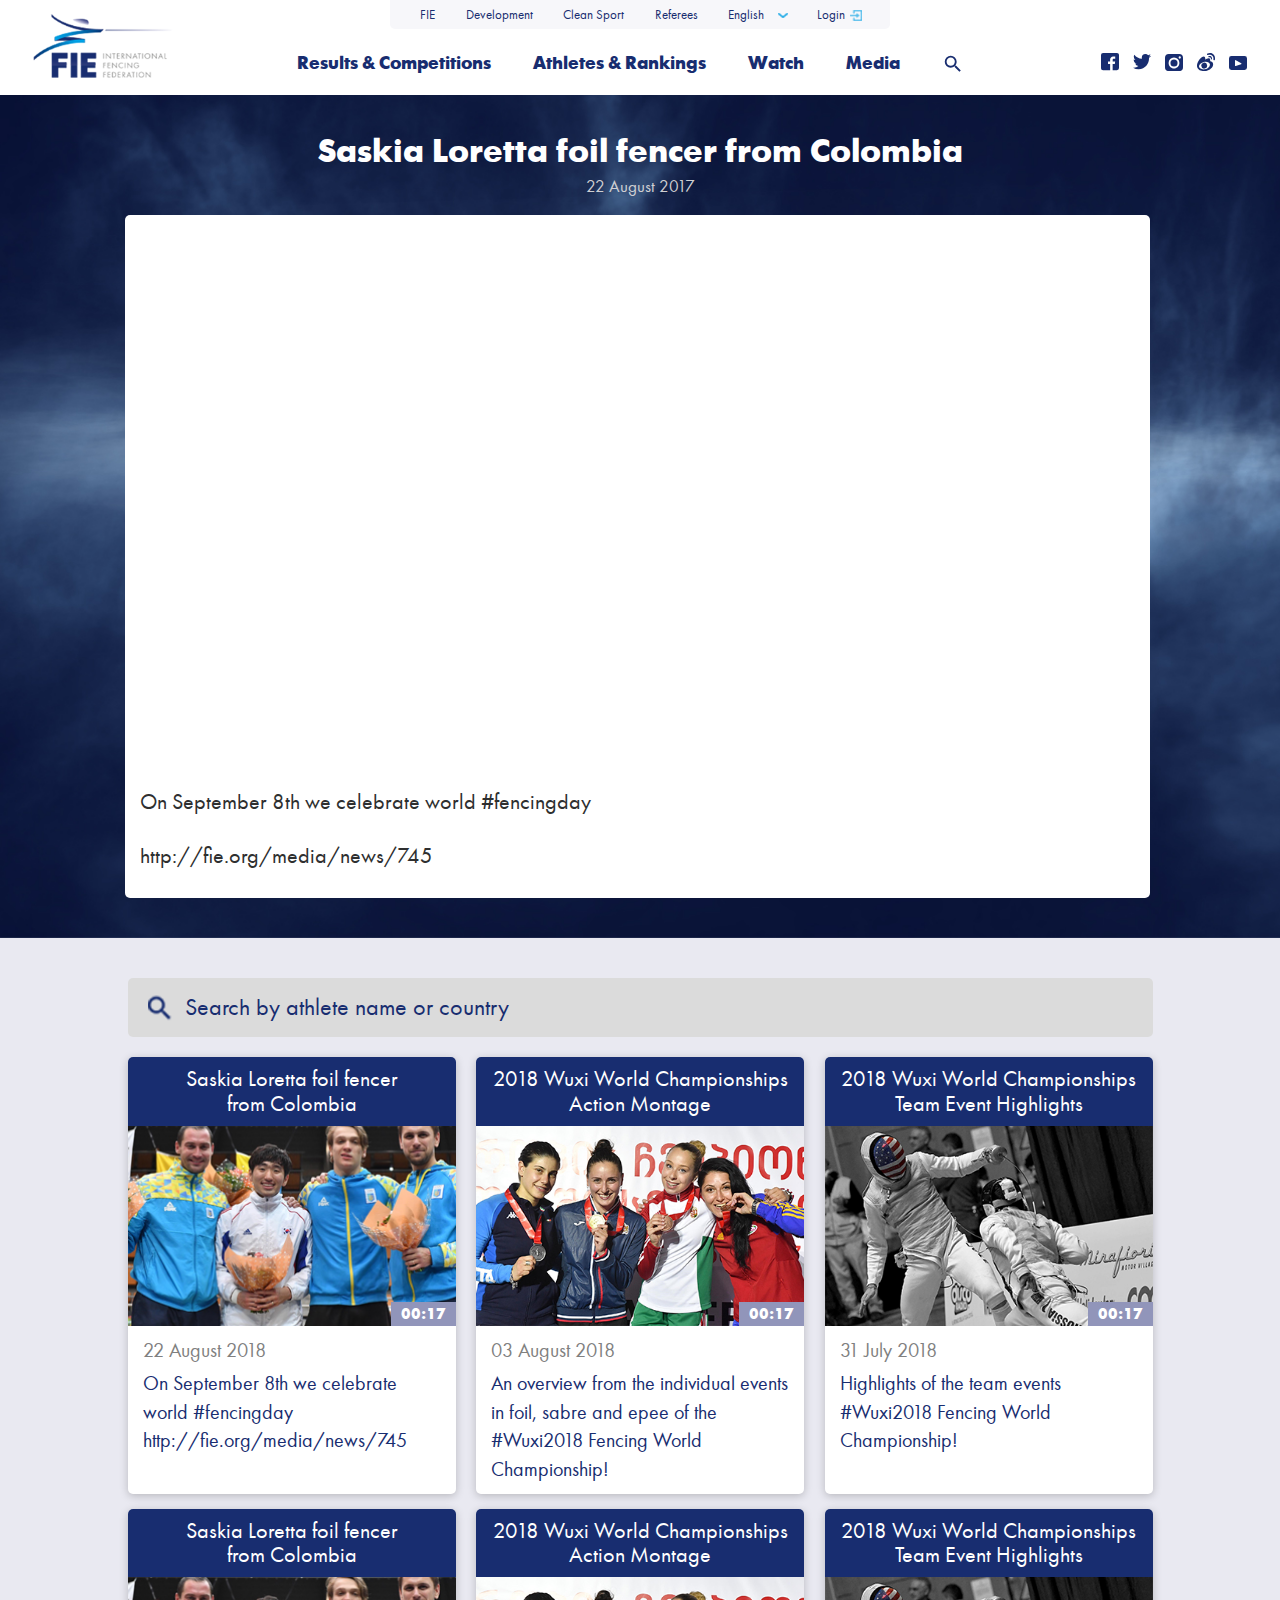
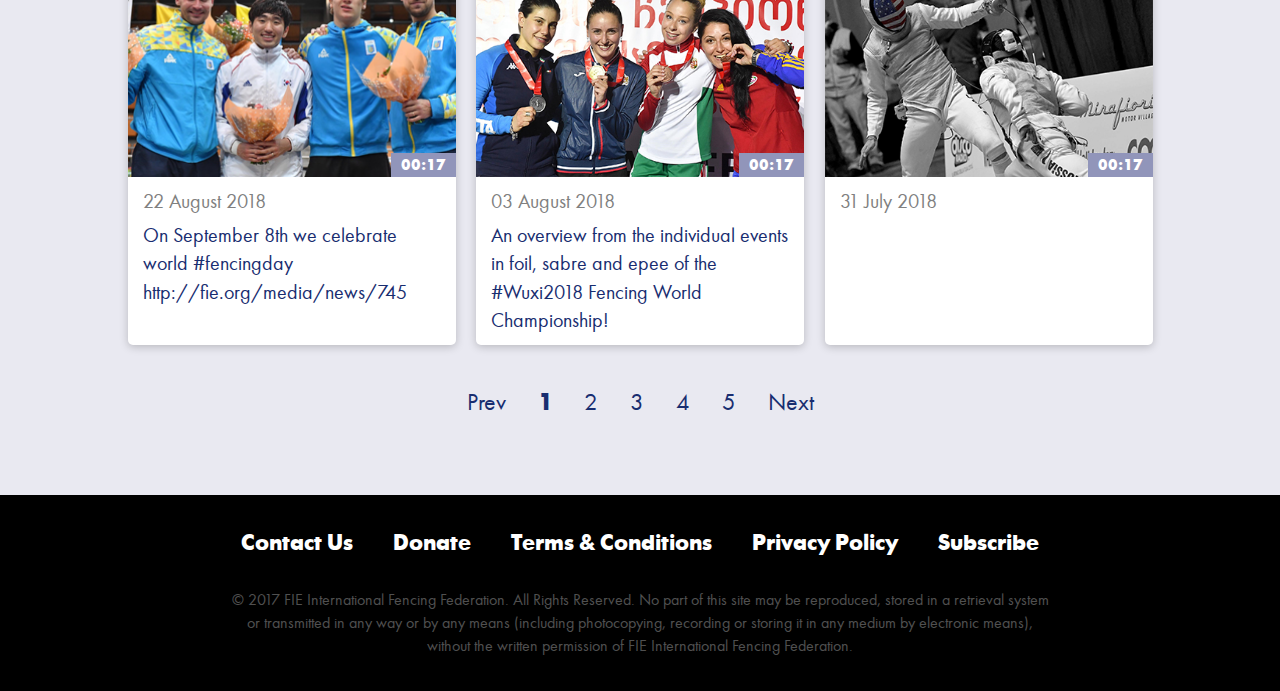
<file: wach.html>
<!DOCTYPE html>
<html>
<head>
	<meta http-equiv="Content-Type" content="text/html; charset=UTF-8"/>
	<meta name="viewport" content="width=device-width, initial-scale=1.0"/>
	<title></title>
	<link rel="stylesheet" href="css/bootstrap.min.css"/>
	<link rel="stylesheet" href="css/owl.carousel.min.css"/>
	<link rel="stylesheet" href="css/screen.css"/>
	<link rel="stylesheet" href="https://cdnjs.cloudflare.com/ajax/libs/font-awesome/4.7.0/css/font-awesome.min.css">
</head>
<body>
	
	<div class="xs-menu">
		<div class="top">
			<a href="/">
				<img src="img/icons/log-xs.jpg" alt="icon"/>
			</a>
			<div>
				<p>Menu</p>
				<button type="button" class="mobile-toggle">
				  	<span class="mobile-toggle__icon"></span>
				</button>
			</div>
		</div>
		<div class="sub">
			<div class="flex-parent large">
				<a href="#">Athletes & Rankings</a>
				<a href="#">Results & Competitions</a>
				<a href="#">Watch</a>
				<a href="#">Media</a>
			</div>
			<div class="flex-parent small">
				<a href="#">FIE</a>
				<a href="#">Development</a>
				<a href="#">Clean Sport</a>
				<a href="#">Referees</a>
				<div class="s-wr">
					<select>
						<option value="en"><a href="#">English</a></option>
						<option value="fr"><a href="#">Français</a></option>
						<option value="es"><a href="#">Español</a></option>
					</select>
				</div>
				<div class="s-wr">
					<a href="#">Login</a>
				</div>
			</div>
			<div class="flex-parent social">
				<a href="#">
					<svg width="100%" viewBox="0 0 24 24" xmlns="http://www.w3.org/2000/svg"><path d="M9.5,3A6.5,6.5 0 0,1 16,9.5C16,11.11 15.41,12.59 14.44,13.73L14.71,14H15.5L20.5,19L19,20.5L14,15.5V14.71L13.73,14.44C12.59,15.41 11.11,16 9.5,16A6.5,6.5 0 0,1 3,9.5A6.5,6.5 0 0,1 9.5,3M9.5,5C7,5 5,7 5,9.5C5,12 7,14 9.5,14C12,14 14,12 14,9.5C14,7 12,5 9.5,5Z"></path></svg>
				</a>
				<a href="#">
					<svg width="100%" viewBox="0 0 17 17" xmlns="http://www.w3.org/2000/svg"><path d="m15.06 0h-13.06a2 2 0 0 0 -2 2v12.3a2 2 0 0 0 2 2h6.62v-5.92h-2v-2.32h2v-1.7a2.81 2.81 0 0 1 3-3.06c.85 0 1.6.06 1.81.09v2.06h-1.22c-1 0-1.17.45-1.17 1.13v1.42h2.32l-.3 2.32h-2.06v5.87h4a2 2 0 0 0 2-2v-12.19a1.94 1.94 0 0 0 -1.94-2z"></path></svg>
				</a>
				<a href="#">
					<svg width="100%" viewBox="0 0 18 16" xmlns="http://www.w3.org/2000/svg"><path d="m18 1.87a5.45 5.45 0 0 1 -2.14.62 3.56 3.56 0 0 0  1.61-2.13 5.7 5.7 0 0 1 -2.32.89 3.79 3.79 0 0 0 -2.67-1.25 3.71 3.71 0 0 0 -3.66 3.83 2.75 2.75 0 0 0  .09.89 10.36 10.36 0 0 1 -7.57-4 3.59 3.59 0 0 0 -.53 2 3.92 3.92 0 0 0  1.6 3.21 3.69 3.69 0 0 1 -1.7-.49v.09a3.75 3.75 0 0 0 2.94 3.74 3.79 3.79 0 0 1 -1 .18 2 2 0 0 1 -.65-.09 3.72 3.72 0 0 0  3.44 2.64 7 7 0 0 1 -4.55 1.72 3 3 0 0 1 -.89-.09 10.16 10.16 0 0 0  5.61 1.69c6.77 0 10.43-5.88 10.43-11v-.49a6.85 6.85 0 0 0 2-2z"></path></svg>
				</a>
				<a href="#">
					<svg width="100%" viewBox="0 0 80 78" xmlns="http://www.w3.org/2000/svg"><path d="m40 24.2a15.8 15.8 0 0 0 0 31.6 15.8 15.8 0 0 0  0-31.6z"></path><path d="m63.08 0h-46.16a16.92 16.92 0 0 0 -16.92 16.92v42.16a16.92 16.92 0 0 0 16.92 16.92h46.16a16.92 16.92 0 0 0 16.92-16.92v-42.16a16.92 16.92 0 0 0 -16.92-16.92zm7.62 15.7a5.1 5.1 0 1 1 -5.1-5.2 5.14 5.14 0 0 1  5.1 5.2zm-6.7 24.3c0 13.5-10.8 24.5-24 24.5s-24-11-24-24.5a24.24 24.24 0 0 1 24-24.5 24.18 24.18 0 0 1  24 24.5z"></path></svg>
				</a>
				<a href="#">
					<svg width="100%" viewBox="0 0 80 80" xmlns="http://www.w3.org/2000/svg"><path d="m60.29 36.92c-3.37-.21-2.06-2.42-2.06-2.42s2.34-6.36-2.11-10.07c-5.5-4.56-16.12 3.16-16.12 3.16-4.18 2.2-3.34-.2-3.26-4.08-.65-4.46-3.11-11.8-14.16-5.55s-18.81 23.49-18.81 23.49c-5.47 11.5-3.37 19.42-3.37 19.42 4.32 17.52 21.91 19.83 35.21 19 13.99-.87 31.69-10.31 35.39-24.62s-7.35-18.1-10.72-18.33zm-24.66 35.39c-13.34 2.69-25.19-2.57-26.52-11.78s8.44-18.28 21.77-21 25 1.35 26.37 10.55-8.25 19.55-21.62 22.23zm29.21-43.66a2.44 2.44 0 0 0 2-2.42 1.3 1.3 0 0 0  0-.27c-.61-16.8-15.14-11.67-15.14-11.67a2.48 2.48 0 0 0 -2 2.85 2.43 2.43 0 0 0  2.75 2.1c10.39-4.07 9.62 7.33 9.62 7.33a2.41 2.41 0 0 0 2.76 2.08zm-5.93-28.58a29.5 29.5 0 0 0 -11.91 1.93c-.12 0-.21.16-.32.19a.13.13 0 0 0 -.07.08 3.66 3.66 0 0 0 -2 3.87 3.55 3.55 0 0 0  4 3.06 16.57 16.57 0 0 0  3-1.25c1.19-.71 11.92-2.22 18.57 6.16 3.86 6.26 2.89 11 2.8 11.75a10.87 10.87 0 0 0 -.2 3.57 3.24 3.24 0 0 0  3.94 2.7c1.6-.24 2.92-.67 2.92-3.53h0c2.86-20.47-11.16-27.73-20.73-28.53zm-28.78 42.78a13.3 13.3 0 0 0 -10.95 15.15 13.06 13.06 0 0 0  14.82 11.25 13.3 13.3 0 0 0  11-15.16 13.06 13.06 0 0 0 -14.87-11.24z"></path></svg>
				</a>
				<a href="#">
					<svg width="100%" viewBox="0 0 80 65" xmlns="http://www.w3.org/2000/svg"><path d="m69.11 0h-58.22a10.89 10.89 0 0 0 -10.89 10.89v40.22a10.89 10.89 0 0 0 10.89 10.89h58.22a10.89 10.89 0 0 0 10.89-10.89v-40.22a10.89 10.89 0 0 0 -10.89-10.89zm-15.3 36.44-23.81 8.02a2.52 2.52 0 0 1 -3.3-2.36v-21.4a2.53 2.53 0 0 1 3.78-2.17l23.76 13.38a2.48 2.48 0 0 1 -.43 4.53z"></path></svg>
				</a>
			</div>
		</div>
	</div>

	<header>
		<div class="container">
			<div class="row">
				<div class="col-xs-12">
					<ul class="tools">
						<li><a href="#">FIE</a></li>
						<li><a href="#">Development</a></li>
						<li><a href="#">Clean Sport</a></li>
						<li><a href="#">Referees</a></li>
						<li>
							<select>
								<option value="en"><a href="#">English</a></option>
								<option value="fr"><a href="#">Français</a></option>
								<option value="es"><a href="#">Español</a></option>
							</select>
						</li>
						<li><a href="#">Login</a></li>
					</ul>
				</div>
			</div>
		</div>

		<div class="primary-menu">
			<a href="/" class="logo">
				<img src="img/icons/logo.png" alt="logo"/>
			</a>
			<ul class="menu">
				<li><a href="#">Results & Competitions</a></li>
				<li><a href="#">Athletes & Rankings</a></li>
				<li><a href="#">Watch</a></li>
				<li><a href="#">Media</a></li>
				<li>
					<a href="#">
						<svg width="100%" viewBox="0 0 24 24" xmlns="http://www.w3.org/2000/svg"><path d="M9.5,3A6.5,6.5 0 0,1 16,9.5C16,11.11 15.41,12.59 14.44,13.73L14.71,14H15.5L20.5,19L19,20.5L14,15.5V14.71L13.73,14.44C12.59,15.41 11.11,16 9.5,16A6.5,6.5 0 0,1 3,9.5A6.5,6.5 0 0,1 9.5,3M9.5,5C7,5 5,7 5,9.5C5,12 7,14 9.5,14C12,14 14,12 14,9.5C14,7 12,5 9.5,5Z"></path></svg>
					</a>
				</li>
			</ul>
			<button class="follow-us">Follow Us</button>
			<ul class="socials">
				<li>
					<a href="#">
						<svg width="100%" viewBox="0 0 17 17" xmlns="http://www.w3.org/2000/svg"><path d="m15.06 0h-13.06a2 2 0 0 0 -2 2v12.3a2 2 0 0 0 2 2h6.62v-5.92h-2v-2.32h2v-1.7a2.81 2.81 0 0 1 3-3.06c.85 0 1.6.06 1.81.09v2.06h-1.22c-1 0-1.17.45-1.17 1.13v1.42h2.32l-.3 2.32h-2.06v5.87h4a2 2 0 0 0 2-2v-12.19a1.94 1.94 0 0 0 -1.94-2z"></path></svg>
					</a>
				</li>
				<li>
					<a href="#">
						<svg width="100%" viewBox="0 0 18 16" xmlns="http://www.w3.org/2000/svg"><path d="m18 1.87a5.45 5.45 0 0 1 -2.14.62 3.56 3.56 0 0 0  1.61-2.13 5.7 5.7 0 0 1 -2.32.89 3.79 3.79 0 0 0 -2.67-1.25 3.71 3.71 0 0 0 -3.66 3.83 2.75 2.75 0 0 0  .09.89 10.36 10.36 0 0 1 -7.57-4 3.59 3.59 0 0 0 -.53 2 3.92 3.92 0 0 0  1.6 3.21 3.69 3.69 0 0 1 -1.7-.49v.09a3.75 3.75 0 0 0 2.94 3.74 3.79 3.79 0 0 1 -1 .18 2 2 0 0 1 -.65-.09 3.72 3.72 0 0 0  3.44 2.64 7 7 0 0 1 -4.55 1.72 3 3 0 0 1 -.89-.09 10.16 10.16 0 0 0  5.61 1.69c6.77 0 10.43-5.88 10.43-11v-.49a6.85 6.85 0 0 0 2-2z"></path></svg>
					</a>
				</li>
				<li>
					<a href="#">
						<svg width="100%" viewBox="0 0 80 78" xmlns="http://www.w3.org/2000/svg"><path d="m40 24.2a15.8 15.8 0 0 0 0 31.6 15.8 15.8 0 0 0  0-31.6z"></path><path d="m63.08 0h-46.16a16.92 16.92 0 0 0 -16.92 16.92v42.16a16.92 16.92 0 0 0 16.92 16.92h46.16a16.92 16.92 0 0 0 16.92-16.92v-42.16a16.92 16.92 0 0 0 -16.92-16.92zm7.62 15.7a5.1 5.1 0 1 1 -5.1-5.2 5.14 5.14 0 0 1  5.1 5.2zm-6.7 24.3c0 13.5-10.8 24.5-24 24.5s-24-11-24-24.5a24.24 24.24 0 0 1 24-24.5 24.18 24.18 0 0 1  24 24.5z"></path></svg>
					</a>
				</li>
				<li>
					<a href="#">
						<svg width="100%" viewBox="0 0 80 80" xmlns="http://www.w3.org/2000/svg"><path d="m60.29 36.92c-3.37-.21-2.06-2.42-2.06-2.42s2.34-6.36-2.11-10.07c-5.5-4.56-16.12 3.16-16.12 3.16-4.18 2.2-3.34-.2-3.26-4.08-.65-4.46-3.11-11.8-14.16-5.55s-18.81 23.49-18.81 23.49c-5.47 11.5-3.37 19.42-3.37 19.42 4.32 17.52 21.91 19.83 35.21 19 13.99-.87 31.69-10.31 35.39-24.62s-7.35-18.1-10.72-18.33zm-24.66 35.39c-13.34 2.69-25.19-2.57-26.52-11.78s8.44-18.28 21.77-21 25 1.35 26.37 10.55-8.25 19.55-21.62 22.23zm29.21-43.66a2.44 2.44 0 0 0 2-2.42 1.3 1.3 0 0 0  0-.27c-.61-16.8-15.14-11.67-15.14-11.67a2.48 2.48 0 0 0 -2 2.85 2.43 2.43 0 0 0  2.75 2.1c10.39-4.07 9.62 7.33 9.62 7.33a2.41 2.41 0 0 0 2.76 2.08zm-5.93-28.58a29.5 29.5 0 0 0 -11.91 1.93c-.12 0-.21.16-.32.19a.13.13 0 0 0 -.07.08 3.66 3.66 0 0 0 -2 3.87 3.55 3.55 0 0 0  4 3.06 16.57 16.57 0 0 0  3-1.25c1.19-.71 11.92-2.22 18.57 6.16 3.86 6.26 2.89 11 2.8 11.75a10.87 10.87 0 0 0 -.2 3.57 3.24 3.24 0 0 0  3.94 2.7c1.6-.24 2.92-.67 2.92-3.53h0c2.86-20.47-11.16-27.73-20.73-28.53zm-28.78 42.78a13.3 13.3 0 0 0 -10.95 15.15 13.06 13.06 0 0 0  14.82 11.25 13.3 13.3 0 0 0  11-15.16 13.06 13.06 0 0 0 -14.87-11.24z"></path></svg>
					</a>
				</li>
				<li>
					<a href="#">
						<svg width="100%" viewBox="0 0 80 65" xmlns="http://www.w3.org/2000/svg"><path d="m69.11 0h-58.22a10.89 10.89 0 0 0 -10.89 10.89v40.22a10.89 10.89 0 0 0 10.89 10.89h58.22a10.89 10.89 0 0 0 10.89-10.89v-40.22a10.89 10.89 0 0 0 -10.89-10.89zm-15.3 36.44-23.81 8.02a2.52 2.52 0 0 1 -3.3-2.36v-21.4a2.53 2.53 0 0 1 3.78-2.17l23.76 13.38a2.48 2.48 0 0 1 -.43 4.53z"></path></svg>
					</a>
				</li>
			</ul>
		</div>
	</header>
	
	<section class="wach-main-player">
		<div class="container small">
			<div class="row">
				<div class="col-xs-12">
					<p class="wach-h">Saskia Loretta foil fencer from Colombia</p>
					<p class="wach-date">22 August 2017</p>
					<div class="wach-player-wrapper">
						<div class="frame-wr">
							<iframe allow="autoplay; encrypted-media" src="https://www.youtube.com/embed/sQvknJIeVNk?rel=0&amp;showinfo=0"></iframe>
						</div>
						<p class="wach-title">On September 8th we celebrate world #fencingday</p>
						<p class="wach-link">http://fie.org/media/news/745</p>
					</div>
				</div>
			</div>
		</div>
	</section>

	<section class="wach-sub-filter">
		<div class="container">
			<div class="row">
				<div class="col-xs-12">
					<form>
						<div class="serach-f-wrapper">
							<input type="text" placeholder="Search by athlete name or country"/>
							<button type="submit">Search</button>
						</div>
					</form>

					<div class="wach-cards">
						<div class="card" data-link="https://www.youtube.com/embed/aHCOkIdnJBo?rel=0&amp;showinfo=0&autoplay=1">
							<p class="card-h">Saskia Loretta foil fencer <br/>from Colombia</p>
							<div class="img-wrapper">
								<img src="img/ps1.jpg" alt="alt"/>
								<span>00:17</span>
							</div>	
							<div class="card-info">
								<p class="card-date">22 August 2018</p>
								<p class="card-title">On September 8th we celebrate world <span>#fencingday</span></p>
								<p class="card-link">http://fie.org/media/news/745</p>
							</div>
						</div>
						<div class="card" data-link="https://www.youtube.com/embed/H97T6OwmpJo?rel=0&amp;showinfo=0&autoplay=1">
							<p class="card-h">2018 Wuxi World Championships <br/>Action Montage</p>
							<div class="img-wrapper">
								<img src="img/ps2.jpg" alt="alt"/>
								<span>00:17</span>
							</div>	
							<div class="card-info">
								<p class="card-date">03 August 2018</p>
								<p class="card-title">An overview from the individual events in foil, sabre and epee of the 
									<span>#Wuxi2018 Fencing World Championship!</span></p>
								<p class="card-link"></p>
							</div>
						</div>
						<div class="card" data-link="https://www.youtube.com/embed/jEUvEGeLMcg?rel=0&amp;showinfo=0&autoplay=1">
							<p class="card-h">2018 Wuxi World Championships <br/>Team Event Highlights</p>
							<div class="img-wrapper">
								<img src="img/ps3.jpg" alt="alt"/>
								<span>00:17</span>
							</div>	
							<div class="card-info">
								<p class="card-date">31 July 2018</p>
								<p class="card-title">Highlights of the team events <span>#Wuxi2018 Fencing World Championship!</span></p>
								<p class="card-link"></p>
							</div>
						</div>
					</div>
					<div class="wach-cards">
						<div class="card" data-link="https://www.youtube.com/embed/aHCOkIdnJBo?rel=0&amp;showinfo=0&autoplay=1">
							<p class="card-h">Saskia Loretta foil fencer <br/>from Colombia</p>
							<div class="img-wrapper">
								<img src="img/ps1.jpg" alt="alt"/>
								<span>00:17</span>
							</div>	
							<div class="card-info">
								<p class="card-date">22 August 2018</p>
								<p class="card-title">On September 8th we celebrate world <span>#fencingday</span></p>
								<p class="card-link">http://fie.org/media/news/745</p>
							</div>
						</div>
						<div class="card" data-link="https://www.youtube.com/embed/H97T6OwmpJo?rel=0&amp;showinfo=0&autoplay=1">
							<p class="card-h">2018 Wuxi World Championships <br/>Action Montage</p>
							<div class="img-wrapper">
								<img src="img/ps2.jpg" alt="alt"/>
								<span>00:17</span>
							</div>	
							<div class="card-info">
								<p class="card-date">03 August 2018</p>
								<p class="card-title">An overview from the individual events in foil, sabre and epee of the 
									<span>#Wuxi2018 Fencing World Championship!</span></p>
								<p class="card-link"></p>
							</div>
						</div>
						<div class="card" data-link="https://www.youtube.com/embed/jEUvEGeLMcg?rel=0&amp;showinfo=0&autoplay=1">
							<p class="card-h">2018 Wuxi World Championships <br/>Team Event Highlights</p>
							<div class="img-wrapper">
								<img src="img/ps3.jpg" alt="alt"/>
								<span>00:17</span>
							</div>	
							<div class="card-info">
								<p class="card-date">31 July 2018</p>
								<p class="card-title"></p>
								<p class="card-link"></p>
							</div>
						</div>
					</div>
					<ul class="pager">      
						<li><a href="#">Prev</a></li>
						<li><span>1</span></li>
						<li><a href="#">2</a></li>
						<li><a href="#">3</a></li>
						<li><a href="#">4</a></li>
						<li><a href="#">5</a></li>
						<li><a href="#">Next</a></li>
					</ul>
				</div>
			</div>
		</div>
	</section>



	<footer>
		<div class="container">
			<div class="row">
				<div class="col-xs-12">
					<ul>
						<li><a href="#">Contact Us</a></li>
						<li><a href="#">Donate</a></li>
						<li><a href="#">Terms & Conditions</a></li>
						<li><a href="#">Privacy Policy</a></li>
						<li><a href="#">Subscribe</a></li>
					</ul>
					<div class="copy">
						&copy; 2017 FIE International Fencing Federation. All Rights Reserved. No part of this site may be reproduced, stored in a retrieval system <br/> or transmitted in any way or by any means (including photocopying, recording or storing it in any medium by electronic means),<br/> without the written permission of FIE International Fencing Federation.
					</div>
				</div>
			</div>
		</div>
	</footer>

	<script type="text/javascript" src="js/jquery-2.2.4.min.js"></script>
	<script type="text/javascript" src="js/bootstrap.min.js"></script>
	<script type="text/javascript" src="js/owl.carousel.min.js"></script>
	<script type="text/javascript" src="js/owl.carousel.min.js"></script>
	<script type="text/javascript" src="js/moment.js"></script>
	<script type="text/javascript" src="js/timezone.js"></script>
	<script type="text/javascript" src="js/scripts.js"></script>
</body>
</html>
</file>
<file: css/screen.css>
@import url(https://fonts.googleapis.com/css?family=Open+Sans:300);@font-face{font-family:futurapt;src:url(../fonts/futurapt-book-webfont.woff2) format('woff2'),url(../fonts/futurapt-book-webfont.woff) format('woff');font-weight:400;font-style:normal}@font-face{font-family:futurabold;src:url(../fonts/futurafuturisc-bold-webfont.woff2) format('woff2'),url(../fonts/futurafuturisc-bold-webfont.woff) format('woff');font-weight:400;font-style:normal}*{outline:0!important}body{font-family:futurapt;font-size:16px;color:#484747;padding-top:95px}a:focus,a:hover{text-decoration:none}h1,h2,h3,h4,h5,h6,p{margin:0}@keyframes fadeIn{from{opacity:0}to{opacity:1}}@keyframes zoomIn{from{opacity:0;-webkit-transform:scale3d(.3,.3,.3);transform:scale3d(.3,.3,.3)}50%{opacity:1}}.follow-us,.top-xs-show,.xs-menu{display:none}header{background:#fff;padding-bottom:14px;height:95px;position:fixed;top:0;left:0;width:100%;z-index:7}header.active{top:-30px;transition:.3s}header.active .primary-menu{padding-top:12px}header.active .primary-menu a.logo{position:relative;bottom:-9px;min-width:120px;width:120px}header.active:hover{top:0}header .tools{padding:3px 28px;margin:0;list-style:none;display:flex;align-items:center;justify-content:space-between;max-width:500px;margin:0 auto;background:#f7f7fa;border-radius:0 0 5px 5px;margin-bottom:15px;position:relative;z-index:3}header .tools li a{display:inline-block;color:#182d70;font-size:13px;padding:0 2px}header .tools li a:hover{font-weight:600}header .tools li:last-child a{padding-right:17px;background:url(../img/icons/icon-login.png) no-repeat right}header .tools li select{-webkit-appearance:none;-moz-appearance:none;appearance:none;color:#182d70;background:url(../img/icons/icon-drop.png) no-repeat right;border:none;cursor:pointer;padding:0 16px 0 2px;font-size:13px}header .tools li select:hover{font-weight:600}header .primary-menu{padding:0 33px;display:flex;align-items:flex-end;justify-content:space-between;position:relative;top:-30px}header .primary-menu a.logo{min-width:140px;width:140px}header .primary-menu a.logo img{max-width:100%}header .primary-menu .menu{list-style:none;padding:0;margin:0;display:flex;align-items:center;justify-content:center}header .primary-menu .menu li{margin:0 8px}header .primary-menu .menu li a{font-family:futurabold;color:#182d70;transition:.4s;font-size:18px;padding:6px 13px}header .primary-menu .menu li a svg{width:22px;fill:#182d70;transition:.4s}header .primary-menu .menu li a:hover{background:#334581;color:#fff}header .primary-menu .menu li:last-child a{background:0 0}header .primary-menu .menu li:last-child a svg{position:relative;bottom:-4px}header .primary-menu .menu li:last-child a:hover svg{fill:#2c8ee0}header .primary-menu .socials{list-style:none;padding:0;margin:0;display:flex;align-items:center}header .primary-menu .socials li{margin-left:14px}header .primary-menu .socials li a svg{width:18px;fill:#182d70;transition:.4s}header .primary-menu .socials li a:hover svg{fill:#2c8ee0}.top-carousel .owl-carousel .item img{min-height:400px;object-fit:cover}.top-carousel .owl-carousel .owl-prev button{position:absolute;border:none;width:16px;height:31px;background:url(../img/icons/prev.png) no-repeat center;background-size:100%;top:50%;left:10px;transform:translateY(-50%)}.top-carousel .owl-carousel .owl-next button{position:absolute;border:none;width:16px;height:31px;background:url(../img/icons/next.png) no-repeat center;background-size:100%;top:50%;right:10px;transform:translateY(-50%)}.partners{background:rgba(233,233,241,.87);padding:7px 20px;display:flex;align-items:center;justify-content:space-between;margin-top:-100px;position:relative;z-index:3}.partners .left{list-style:none;padding:0;margin:0;font-size:0;display:flex;align-items:center;justify-content:center}.partners .left li{margin-right:60px}.partners .right{display:flex;align-items:center}.partners .right .partner p{font-size:16px;color:#010833;font-family:'Open Sans';font-weight:300;margin-top:5px}.partners .right .timer{font-family:'Open Sans';display:flex;align-items:center;font-size:16px;color:#010834}.partners .right .timer>div{display:flex;align-items:center;justify-content:center;flex-direction:column;width:71px;margin-left:8px}.partners .right .timer>div u{width:71px;height:56px;display:flex;align-items:center;justify-content:center;font-size:38px;color:#010833;text-decoration:none;background:#fff;margin-top:8px}.partners .right .sub-message{color:#182d70;font-family:'Open Sans';font-size:24px;padding:26px 10px}.news{padding-top:50px;padding-bottom:70px;background:#e9e9f1}.news .col-xs-12{display:flex;align-items:flex-start;justify-content:space-between}.news .col-xs-12 .news-h{font-family:futurabold;color:#182d70;font-size:39px;line-height:1;margin-bottom:30px}.news .col-xs-12 .news-col{width:870px;min-width:870px}.news .col-xs-12 .news-col a{display:block;margin-bottom:19px;border-radius:5px;overflow:hidden}.news .col-xs-12 .news-col a.large{font-family:futurapt;color:#fff;width:100%;height:420px;position:relative}.news .col-xs-12 .news-col a.large img{width:100%;height:100%;object-fit:cover;filter:brightness(50%);-webkit-filter:brightness(50%);transition:all .4s linear;-moz-transition:all .4s linear;-webkit-transition:all .4s linear;transform:scale(1)}.news .col-xs-12 .news-col a.large:hover img{transform:scale(1.1)}.news .col-xs-12 .news-col a.large .info{display:block;position:absolute;z-index:3;width:100%;left:0;bottom:0;padding:10px 45px 24px 45px}.news .col-xs-12 .news-col a.large .info .headig{display:block;font-size:23px;line-height:1;margin-bottom:20px}.news .col-xs-12 .news-col a.large .info .description{display:block;font-size:28px;line-height:1.1;margin-bottom:20px}.news .col-xs-12 .news-col a.large .info .xs-text{display:block;font-size:22px;line-height:1.1}.news .col-xs-12 .news-col a.small{display:flex;align-items:stretch;justify-content:space-between;background:0 0;transition:all .4s linear;-moz-transition:all .4s linear;-webkit-transition:all .4s linear}.news .col-xs-12 .news-col a.small .img-wrapper{display:block;width:420px;min-width:420px;height:195px;margin-right:25px;overflow:hidden}.news .col-xs-12 .news-col a.small .img-wrapper img{width:100%;height:100%;object-fit:cover;transition:all .4s linear;-moz-transition:all .4s linear;-webkit-transition:all .4s linear;transform:scale(1)}.news .col-xs-12 .news-col a.small:hover{background:#fff}.news .col-xs-12 .news-col a.small:hover img{transform:scale(1.1)}.news .col-xs-12 .news-col a.small .info{display:block;font-family:futurapt;padding:15px 30px 10px 0}.news .col-xs-12 .news-col a.small .info .headig{display:block;font-size:16px;line-height:1;margin-bottom:20px;color:#2c8ee0}.news .col-xs-12 .news-col a.small .info .description{display:block;font-size:20px;line-height:1.2;margin-bottom:20px;color:#182d70}.news .col-xs-12 .news-col a.small .info .xs-text{display:block;font-size:16px;line-height:1.1;color:#484747}.news .col-xs-12 .news-col a.more{display:inline-block;color:#182d70;font-size:22px;margin-bottom:0;border-radius:0;transition:all .3s linear;-moz-transition:all .3s linear;-webkit-transition:all .3s linear;line-height:1}.news .col-xs-12 .news-col a.more i{vertical-align:-1px}.news .col-xs-12 .news-col a.more:hover{color:#6e70a0}.news .col-xs-12 .projects-col{width:250px;min-width:250px}.news .col-xs-12 .projects-col .card{display:block;width:100%;height:160px;position:relative;overflow:hidden;border-radius:5px;margin-bottom:19px}.news .col-xs-12 .projects-col .card:before{content:"";position:absolute;width:100%;height:100%;background-color:#122b58;opacity:.09;top:0;left:0}.news .col-xs-12 .projects-col .card:after{content:"";position:absolute;width:100%;height:100%;background-color:#122b58;opacity:.09;background-color:#2e2c7e;opacity:.33;top:0;left:0}.news .col-xs-12 .projects-col .card img{width:100%;height:100%;object-fit:cover;transition:all .3s linear;-moz-transition:all .3s linear;-webkit-transition:all .3s linear;transform:scale(1)}.news .col-xs-12 .projects-col .card span{color:#fff;position:absolute;padding:12px;font-family:futurabold;bottom:0;left:0;z-index:4;width:100%;font-size:17px}.news .col-xs-12 .projects-col .card span i{color:#2c8ee0;position:relative;z-index:10;font-size:18px;vertical-align:-1px}.news .col-xs-12 .projects-col .card span:before{content:"";position:absolute;bottom:0;left:0;width:100%;height:3.6rem;background:linear-gradient(180deg,transparent 0,rgba(0,0,0,.8))}.news .col-xs-12 .projects-col .card span u{text-decoration:none;position:relative;z-index:10}.news .col-xs-12 .projects-col .card:hover img{transform:scale(1.1)}.top-fancers{min-height:975px;background:url(../img/fancers-bg.jpg) no-repeat center;background-size:cover;padding-top:80px;padding-bottom:43px}.top-fancers .col-xs-12{padding:0 57px}.top-fancers .fancers-h{font-family:futurabold;text-align:center;line-height:1;margin-bottom:27px;color:#fff;font-size:42px}.top-fancers .subtitle{text-align:center;font-size:26px;color:#fff;font-family:'Open Sans';margin-bottom:10px}.top-fancers .flex-parent{display:flex;align-items:stretch;justify-content:space-between;margin-bottom:37px}.top-fancers .flex-parent .card{display:flex;align-items:flex-start;background-color:#fff;border-radius:5px;padding:18px;font-family:'Open Sans';width:49%}.top-fancers .flex-parent .card .img-wrapper{display:block;width:137px;min-width:137px;height:137px;overflow:hidden;margin-right:18px;background-color:#ccc}.top-fancers .flex-parent .card .img-wrapper img{width:100%;height:100%;transition:all .4s linear;-moz-transition:all .4s linear;-webkit-transition:all .4s linear;transform:scale(1)}.top-fancers .flex-parent .card .info{display:block}.top-fancers .flex-parent .card .info .name{display:block;color:#182d70;font-size:21px;margin-bottom:5px}.top-fancers .flex-parent .card .info .description{font-size:14px;color:#484747;line-height:1.2;display:block;margin-bottom:8px;min-height:70px}.top-fancers .flex-parent .card .info .description b{display:block;line-height:1.4}.top-fancers .flex-parent .card .info>u{text-decoration:none;color:#182d70;font-size:17px;display:block}.top-fancers .flex-parent .card .info>u i{vertical-align:-1px}.top-fancers .flex-parent .card:hover img{transform:scale(1.1)}.statistics-table{background-color:#e9e9f1;padding-top:53px;padding-bottom:80px}.statistics-table .table-h{font-size:42px;color:#182d70;margin-bottom:40px;font-family:futurabold;text-align:center;line-height:1}.statistics-table .col-xs-12{display:flex;align-items:flex-start;justify-content:space-between}.statistics-table .col-xs-12 .table-parent{width:49.25%;border-radius:8px}.statistics-table .col-xs-12 .table-parent .table-parent-h{text-align:center;font-size:26px;font-family:futurabold;margin-bottom:10px;color:#182d70}.statistics-table .col-xs-12 .table-parent .table{box-shadow:3px 2px 12px #c7c7ce;width:100%;margin-bottom:0}.statistics-table .col-xs-12 .table-parent .table tr th{font-family:futurabold;font-size:15px;background:#182d70;color:#fff;border:none;text-align:center;padding:15px 5px}.statistics-table .col-xs-12 .table-parent .table tr th:first-child{border-top-left-radius:8px;text-align:left;padding:15px}.statistics-table .col-xs-12 .table-parent .table tr th:last-child{border-top-right-radius:8px;padding-right:15px}.statistics-table .col-xs-12 .table-parent .table tr td{background:#fff;border:1px solid #efefef;color:#182d70;font-size:15px;text-align:center;padding-top:13px}.statistics-table .col-xs-12 .table-parent .table tr td:first-child{text-align:left;padding:7px 15px}.statistics-table .col-xs-12 .table-parent .table tr td u{text-decoration:none;display:block;line-height:1;font-size:12px;color:#797979}.statistics-table .col-xs-12 .table-parent .table tr:nth-child(odd) td{background:#efefef}.statistics-table .col-xs-12 .table-parent .text-center{background:#fff;border-radius:0 0 7px 7px;padding:15px;box-shadow:3px 2px 12px #c7c7ce}.statistics-table .col-xs-12 .table-parent .text-center .more{display:inline-block;color:#182d70;font-size:19px;margin-bottom:0;border-radius:0;transition:all .3s linear;-moz-transition:all .3s linear;-webkit-transition:all .3s linear;line-height:1}.statistics-table .col-xs-12 .table-parent .text-center .more i{vertical-align:-1px}.statistics-table .col-xs-12 .table-parent .text-center .more:hover{color:#6e70a0}.video-player{min-height:1010px;background:url(../img/fancers-bg.jpg) no-repeat center;background-size:cover;padding-top:55px;padding-bottom:43px;position:relative}.video-player .player-h{font-size:50px;color:#fff;font-family:futurabold;padding-left:100px;background:url(../img/icons/youtube.png) no-repeat left 10px;background-size:66px;max-width:395px;margin-left:auto;margin-right:auto;margin-bottom:10px}.video-player .flex-parent{display:flex;align-items:stretch;background:#fff}.video-player .flex-parent .video{padding:20px;font-size:0;width:730px;height:430px}.video-player .flex-parent .video iframe{width:0!important;height:0%!important;display:none;border:none}.video-player .flex-parent .video iframe.active{width:100%!important;height:100%!important;display:block;animation:fadeIn 5s 1}.video-player .flex-parent .video-list{padding-top:20px;padding-bottom:20px;width:410px}.video-player .flex-parent .video-list .list-link{cursor:pointer;display:flex;align-items:flex-start;width:100%;background:#e8e8e8;border-bottom:1px solid #dcdcdc;padding:8px 18px;transition:all .3s linear;-moz-transition:all .3s linear;-webkit-transition:all .3s linear}.video-player .flex-parent .video-list .list-link:last-child{border:none}.video-player .flex-parent .video-list .list-link img{width:110px;height:81px;object-fit:cover;margin-right:12px}.video-player .flex-parent .video-list .list-link .info{display:block;padding-top:3px}.video-player .flex-parent .video-list .list-link .info u{display:block;text-decoration:none;font-size:14px;color:#a0a2a6;margin-bottom:3px}.video-player .flex-parent .video-list .list-link .info i{display:block;font-style:normal;font-size:18px;color:#182d70}.video-player .flex-parent .video-list .list-link .info em{font-style:normal;color:#2c8ee0;text-transform:uppercase;font-size:14px;margin-bottom:3px;display:none}.video-player .flex-parent .video-list .list-link.active{background:#fff;border-color:#fff}.video-player .flex-parent .video-list .list-link.active em{display:block}.video-player .flex-parent .video-list .list-link.active u{display:none}.video-player .flex-parent .video-list .list-link.active img{border:3px solid #2c8ee0}.video-player .flex-parent .video-list .list-link:hover{background:#fff;border-color:#fff}.video-player .olympic{color:#fff;position:absolute;width:100%;padding:30px 0 50px 0;text-align:center;background:rgba(72,206,238,.2);left:0;bottom:0}.video-player .olympic>p{font-size:62px;text-transform:uppercase}.video-player .olympic>p span{font-family:futurabold}.social-wall{background:#cdcdcf;padding-top:65px;padding-bottom:45px}.social-wall .wall-h{font-size:42px;text-align:center;line-height:1;font-family:futurabold;color:#182d70}.social-wall .social-indicators{background:#fff;display:flex;align-items:center;justify-content:space-around;padding:20px;max-width:540px;margin-right:auto;margin-left:auto;border-radius:6px;margin-top:27px;box-shadow:0 2px 12px #b3b3bb;margin-bottom:65px}.social-wall .social-indicators label{display:flex;align-items:center;font-weight:400;font-size:17px;margin-bottom:0;cursor:pointer;color:#182d70;padding-left:0}.social-wall .social-indicators label.check{color:#dadada}.social-wall .social-indicators label span{display:block;position:relative;top:2px}.social-wall .social-indicators label input[type=checkbox]{position:absolute;z-index:-10;width:0;height:0}.social-wall .social-indicators label input[type=checkbox]+i{border-radius:5px;margin-right:11px}.social-wall .social-indicators label i{display:inline-block;width:20px;height:20px;border:1px solid #182d70;position:relative}.social-wall .social-indicators label i:before{content:"";position:absolute;top:1px;bottom:1px;left:1px;right:1px;background:url(../img/icons/check2.png) no-repeat center;background-size:12px 9px;background-color:#fff;border-radius:5px;transform:scale(0);transition:.2s}.social-wall .social-indicators label input:checked+i{border:1px solid #182d70}.social-wall .social-indicators label input:checked+i:before{transform:scale(1.1)}.social-wall .social-share .card{display:block;text-align:center;max-width:100%;border-radius:6px;overflow:hidden;background:#fff;box-shadow:0 2px 12px #b3b3bb;margin-bottom:30px;transition:transform .4s,box-shadow .4s,-webkit-transform .4s;transition-timing-function:cubic-bezier(.25,.1,.25,1);box-shadow:0 2px 8px 0 rgba(0,0,0,.21)}.social-wall .social-share .card:hover{box-shadow:0 4px 25px 0 rgba(0,0,0,.45);-webkit-transform:translateY(-10px);transform:translateY(-10px)}.social-wall .social-share .card img{width:100%}.social-wall .social-share .card span{display:block}.social-wall .social-share .card span u{display:inline-block;text-decoration:none;border-bottom:1px solid #4d4e4f}.social-wall .social-share .card span.info{font-size:20px;color:#4d4e4f;padding:10px 5px 25px 5px}.social-wall .social-share .card span.soc{text-align:center}.social-wall .social-share .card span.soc i{font-style:normal;display:inline-block;padding:14px 0 14px 35px;color:#fff}.social-wall .social-share .card.facebook .soc{background:#3c539a}.social-wall .social-share .card.facebook .soc i{background:url(../img/icons/facebook.png) no-repeat left}.social-wall .social-share .card.instagram .soc{background:#00548a}.social-wall .social-share .card.instagram .soc i{background:url(../img/icons/instagram.png) no-repeat left}.social-wall .social-share .card.twitter .soc{background:#33c5ef}.social-wall .social-share .card.twitter .soc i{background:url(../img/icons/twitter.png) no-repeat left}.social-wall .social-share .card.hide{display:none}a.section-link{min-height:237px;display:block;padding:60px 15px 15px 15px;text-align:center;background:url(../img/section-link-bg.jpg) no-repeat top right;color:#fff}a.section-link u{display:block;text-decoration:none;font-style:24px;margin-bottom:14px}a.section-link span{font-size:56px;line-height:1}a.section-link span i{color:#2c8ee0;vertical-align:-2px;font-size:50px}footer{background:#000;padding:33px 0}footer .container .col-xs-12 ul{display:flex;align-items:center;justify-content:center;list-style:none;padding:0;margin:0 0 30px 0}footer .container .col-xs-12 ul li{margin-right:40px}footer .container .col-xs-12 ul li:last-child{margin-right:0}footer .container .col-xs-12 ul li a{font-family:futurabold;color:#fff;transition:.4s;font-size:22px}footer .container .col-xs-12 ul li a:hover{color:#2c8ee0}footer .container .col-xs-12 .copy{color:#505050;font-size:16px;text-align:center}.athletes-rankings{background:url(../img/Athletes_ranking_bg.jpg) no-repeat center;background-size:cover;padding-top:40px;padding-bottom:52px}.athletes-rankings .flex-parent{display:flex;align-items:center;justify-content:space-between;margin-bottom:30px}.athletes-rankings .flex-parent .athletes-rankings-h{font-family:futurabold;line-height:1;color:#fff;font-size:35px}.athletes-rankings .flex-parent .links a{display:inline-block;line-height:54px;text-align:center;padding:0 26px;border-radius:5px;font-size:20px;color:#fff;background:#4f5672;transition:.4s}.athletes-rankings .flex-parent .links a:hover{color:#182d70;background:#dbdbdb}.athletes-rankings .flex-parent .links a.active{color:#182d70;background:#fff;position:relative;z-index:2;margin-right:-10px}.athletes-rankings .filter-wrapper{border-radius:5px;overflow:hidden;margin-bottom:40px}.athletes-rankings .filter-wrapper .top-row{position:relative;background:#dbdbdb;padding:20px}.athletes-rankings .filter-wrapper .top-row .search-container{width:100%}.athletes-rankings .filter-wrapper .top-row .search-container input{line-height:27px;padding-left:37px;border:none;font-size:24px;width:100%;background:url(../img/icons/zoom.png) no-repeat left;color:#182d70}.athletes-rankings .filter-wrapper .top-row .search-container input::-webkit-input-placeholder{color:#182d70}.athletes-rankings .filter-wrapper .top-row .search-container input::-moz-placeholder{color:#182d70}.athletes-rankings .filter-wrapper .top-row .search-container input:-ms-input-placeholder{color:#182d70}.athletes-rankings .filter-wrapper .top-row .search-container input:-moz-placeholder{color:#182d70}.athletes-rankings .filter-wrapper .top-row .check-container{position:absolute;right:20px;top:50%;transform:translateY(-50%);display:flex;align-items:center}.athletes-rankings .filter-wrapper .top-row .check-container span{display:block;font-size:18px;line-height:1;color:#182d70;margin-right:7px}.athletes-rankings .filter-wrapper .top-row .check-container .check{display:block;position:relative;width:28px;height:13.3px;-webkit-appearance:none;background:#fff;outline:0;border-radius:60px;box-shadow:inset 0 0 5px rgba(0,0,0,.2);transition:.3s;border:1px solid #182d70;cursor:pointer}.athletes-rankings .filter-wrapper .top-row .check-container .check:checked{background:#fff}.athletes-rankings .filter-wrapper .top-row .check-container .check:before{content:'';position:absolute;width:11px;height:11px;border-radius:50%;top:0;left:1px;transform:scale(.8);box-shadow:0 2px 15px rgba(0,0,0,.2);background:#182d70;transition:.3s}.athletes-rankings .filter-wrapper .top-row .check-container .check:checked:before{left:50%}.athletes-rankings .filter-wrapper .top-row .check-container button[type=submit]{border:none;background:#fff;color:#182d70;font-size:20px;line-height:46px;padding:0 26px;margin-left:10px;border-radius:5px;display:none}.athletes-rankings .filter-wrapper .top-row .check-container button[type=submit].active{display:block;animation:zoomIn .2s 1}.athletes-rankings .filter-wrapper .sub-row{background:#fff;padding:20px 20px 25px 20px}.athletes-rankings .filter-wrapper .sub-row .checkbox-row{display:flex;align-items:center}.athletes-rankings .filter-wrapper .sub-row .checkbox-row .indicators{display:flex;align-items:center;justify-content:space-between;border-right:1px solid #dbdbdb;padding-left:30px}.athletes-rankings .filter-wrapper .sub-row .checkbox-row .indicators label{display:flex;align-items:center;font-weight:400;font-size:17px;margin-bottom:0;cursor:pointer;padding-left:0;margin-right:30px}.athletes-rankings .filter-wrapper .sub-row .checkbox-row .indicators label span{display:block;position:relative;top:2px;color:#adadac}.athletes-rankings .filter-wrapper .sub-row .checkbox-row .indicators label input[type=checkbox]{position:absolute;z-index:-10;width:0;height:0}.athletes-rankings .filter-wrapper .sub-row .checkbox-row .indicators label input[type=checkbox]+i{border-radius:5px;margin-right:11px}.athletes-rankings .filter-wrapper .sub-row .checkbox-row .indicators label i{display:inline-block;width:20px;height:20px;border:1px solid #adadac;position:relative}.athletes-rankings .filter-wrapper .sub-row .checkbox-row .indicators label i:before{content:"";position:absolute;top:1px;bottom:1px;left:1px;right:1px;background:url(../img/icons/check2.png) no-repeat center;background-size:12px 9px;background-color:#fff;border-radius:5px;transform:scale(0);transition:.2s}.athletes-rankings .filter-wrapper .sub-row .checkbox-row .indicators label input:checked+i{border:1px solid #182d70}.athletes-rankings .filter-wrapper .sub-row .checkbox-row .indicators label input:checked+i:before{transform:scale(1.1)}.athletes-rankings .filter-wrapper .sub-row .checkbox-row .indicators label input:checked+i+span{color:#182d70}.athletes-rankings .filter-wrapper .sub-row .checkbox-row .indicators:first-child{padding-left:0}.athletes-rankings .filter-wrapper .sub-row .checkbox-row .indicators:last-child{border-right:none}.athletes-rankings .filter-wrapper .sub-row .checkbox-row .indicators:last-child label:last-child{margin-right:0}.athletes-rankings .filter-wrapper .sub-row .select-row{margin-top:30px;display:flex;align-items:center;justify-content:center}.athletes-rankings .filter-wrapper .sub-row .select-row select{width:310px;height:50px;padding-left:30px;padding-right:35px;border:1px solid #adadac;border-radius:2px;margin-right:55px;font-size:18px;color:#182d70;-webkit-appearance:none;-moz-appearance:none;appearance:none;background:url(../img/icons/icon-down.png) no-repeat 90%}.athletes-rankings .filter-wrapper .sub-row .select-row a.download{font-size:20px;color:#182d70;display:inline-block;line-height:54px;padding:0 80px;box-shadow:0 2px 11px #d9d9d9}.athletes-rankings .filter-wrapper .sub-row .select-row a.download i{display:inline-block;margin-left:10px}.athletes-rankings .flex-cards{display:flex;align-items:flex-start;justify-content:space-between}.athletes-rankings .flex-cards .card{display:block;padding:14px;border-radius:5px;background:#fff;text-align:center;transition:transform .4s,box-shadow .4s,-webkit-transform .4s;transition-timing-function:cubic-bezier(.25,.1,.25,1);box-shadow:0 2px 8px 0 rgba(0,0,0,.21)}.athletes-rankings .flex-cards .card:hover{box-shadow:0 4px 25px 0 rgba(0,0,0,.45);-webkit-transform:translateY(-10px);transform:translateY(-10px)}.athletes-rankings .flex-cards .card img{margin-bottom:15px;max-width:303px}.athletes-rankings .flex-cards .card .name{font-family:futurabold;font-size:23px;color:#182d70}.athletes-rankings .flex-cards .card .count{font-family:futurabold;height:65px;display:flex;align-items:center;justify-content:center;font-size:52px;color:#182d70;background:url(../img/icons/ol.png) no-repeat center;margin:20px auto}.athletes-rankings .flex-cards .card .count.c2{background:url(../img/icons/ol2.png) no-repeat center}.athletes-rankings .flex-cards .card .count.c3{background:url(../img/icons/ol3.png) no-repeat center}.athletes-rankings .flex-cards .card .points{font-size:21px;color:#182d70}.athletes-rankings .flex-cards .card .points b{font-family:futurabold;font-weight:400}.athletes-rankings-table{background:#e9e9f1;padding:75px 0 90px 0}.athletes-rankings-table .statistics-table{padding-top:0;padding-bottom:0}.athletes-rankings-table .statistics-table .col-xs-12{display:block}.athletes-rankings-table .statistics-table .col-xs-12 .table-parent{width:100%;border-radius:8px}.athletes-rankings-table .statistics-table .col-xs-12 .table-parent .table-parent-h{text-align:center;font-size:26px;font-family:futurabold;margin-bottom:10px;color:#182d70}.athletes-rankings-table .statistics-table .col-xs-12 .table-parent .table{box-shadow:3px 2px 12px #c7c7ce;width:100%;margin-bottom:0}.athletes-rankings-table .statistics-table .col-xs-12 .table-parent .table tr th{font-family:futurabold;font-size:24px;background:#182d70;color:#fff;border:none;text-align:center;padding:10px 15px}.athletes-rankings-table .statistics-table .col-xs-12 .table-parent .table tr th:nth-child(3){text-align:left;padding-left:20px}.athletes-rankings-table .statistics-table .col-xs-12 .table-parent .table tr td{background:#fff;border:1px solid #efefef;color:#182d70;font-size:24px;text-align:center;padding-top:13px}.athletes-rankings-table .statistics-table .col-xs-12 .table-parent .table tr td:nth-child(4){padding-top:6px}.athletes-rankings-table .statistics-table .col-xs-12 .table-parent .table tr td:nth-child(3){text-align:left;padding-left:20px}.athletes-rankings-table .statistics-table .col-xs-12 .table-parent .table tr td img{border-radius:21px}.athletes-rankings-table .statistics-table .col-xs-12 .table-parent .table tr:nth-child(odd) td{background:#efefef}.athletes-rankings-table .statistics-table .col-xs-12 .table-parent .text-center{background:#fff;border-radius:0 0 7px 7px;padding:15px;box-shadow:3px 2px 12px #c7c7ce}.athletes-rankings-table .statistics-table .col-xs-12 .table-parent .text-center ul.pager{margin:0 auto}.athletes-rankings-table .statistics-table .col-xs-12 .table-parent .text-center ul.pager li{font-size:24px}.athletes-rankings-table .statistics-table .col-xs-12 .table-parent .text-center ul.pager li a{border:none;color:#182d70;border-radius:0}.athletes-rankings-table .statistics-table .col-xs-12 .table-parent .text-center ul.pager li span{color:#182d70;border:none;font-family:futurabold}.championnats-asiatiques{background:#e9e9f1;padding:75px 0 65px 0}.championnats-asiatiques .date{font-size:33px;line-height:1;color:#182d70;text-align:center;margin-bottom:10px}.championnats-asiatiques .championnats-asiatiques-h{font-family:futurabold;font-size:74px;text-align:center;line-height:1;margin-bottom:50px;color:#182d70}.championnats-asiatiques .flex-parent{display:flex;align-items:center;justify-content:space-between;margin-bottom:50px}.championnats-asiatiques .flex-parent>p{font-size:23px;line-height:1;border-radius:5px;background:#fff;color:#182d70;padding:13px 40px;text-align:center;min-width:230px}.championnats-asiatiques .flex-parent>p b{font-family:futurabold;font-weight:400}.championnats-asiatiques .overview{box-shadow:3px 2px 12px #c7c7ce;padding:45px 50px;background:#fff;border-top:2px solid #2c8ee0;border-radius:5px}.championnats-asiatiques .overview .overview-h{text-align:center;color:#182d70;font-size:45px;font-family:futurabold;line-height:1;margin-bottom:10px}.championnats-asiatiques .overview .flex-overview{display:flex;align-items:flex-start;justify-content:space-between}.championnats-asiatiques .overview .flex-overview .left>p{color:#182d70;font-size:28px;margin-bottom:60px}.championnats-asiatiques .overview .flex-overview .left>p:last-child{margin-bottom:0}.championnats-asiatiques .overview .flex-overview .left>p b{font-family:futurabold;font-weight:400;display:block}.championnats-asiatiques .overview .flex-overview .center{color:#182d70}.championnats-asiatiques .overview .flex-overview .center>div{margin-bottom:75px}.championnats-asiatiques .overview .flex-overview .center>div:last-child{margin-bottom:0}.championnats-asiatiques .overview .flex-overview .center>div p{line-height:1;font-size:27px;margin-bottom:14px}.championnats-asiatiques .overview .flex-overview .center>div b{display:block;line-height:1;font-size:27px;font-family:futurabold;font-weight:400}.championnats-asiatiques .overview .flex-overview .center>div b img{vertical-align:-2px}.championnats-asiatiques .overview .flex-overview .right{display:flex;flex-direction:column}.championnats-asiatiques .overview .flex-overview .right a{display:inline-block;font-size:20px;color:#182d70;margin-bottom:14px;box-shadow:0 2px 11px #d9d9d9;padding:12px 25px;text-align:center;font-size:19px}.championnats-asiatiques .overview .flex-overview .right a:last-child{margin-bottom:0}.championnats-asiatiques .overview .flex-overview .right a i{display:inline-block;margin-left:8px}.clean-sport-header{min-height:293px;background:url(../img/clean-spor-bgt.jpg) no-repeat center;padding:110px 15px 15px 15px}.clean-sport-header .clean-sport-header-h{font-family:futurabold;text-align:center;color:#fff;font-size:73px;line-height:1}.clean-sport-flex-parent{background:#e9e9f1;padding:40px 0 5px 0}.clean-sport-flex-parent .col-xs-12{display:flex;align-items:flex-start;justify-content:space-between}.clean-sport-flex-parent .col-xs-12 .left{padding-right:50px;width:100%}.clean-sport-flex-parent .col-xs-12 .left>div{margin-bottom:60px}.clean-sport-flex-parent .col-xs-12 .left>div>p{font-family:futurabold;font-size:24px;color:#182d70;line-height:1;text-transform:uppercase;margin-bottom:18px}.clean-sport-flex-parent .col-xs-12 .left>div>a{display:block;color:#182d70;font-size:17px;padding:15px;background:#e0e0ec;margin-bottom:12px;transition:box-shadow .2s,background-color .2s}.clean-sport-flex-parent .col-xs-12 .left>div>a:hover{background-color:#fff;box-shadow:0 1.5rem 3.5rem -.5rem rgba(44,39,109,.1)}.clean-sport-flex-parent .col-xs-12 .right .heading{font-family:futurabold;font-size:20px;display:inline-block;border-bottom:2px solid #2c8ee0;color:#182d70;margin-bottom:25px}.clean-sport-flex-parent .col-xs-12 .right ul{list-style:none;padding:0;margin:0}.clean-sport-flex-parent .col-xs-12 .right ul li a{color:#182d70;display:inline-block;font-size:20px;padding:11px 0;line-height:1.1;border-bottom:1px solid #c9c9cf;display:block;transition:.4s}.clean-sport-flex-parent .col-xs-12 .right ul li a:hover{color:#2c8ee0}.clean-sport-flex-parent .col-xs-12 .right ul li.active a{font-family:futurabold}.clean-sport-flex-parent .col-xs-12 .right ul li:last-child a{border-bottom:none}.executive-committee-header{padding:35px 0;background:url(../img/executive-committee-header-bg.jpg) no-repeat center;background-size:cover;color:#fff}.executive-committee-header .col-xs-12{display:flex;align-items:center;justify-content:space-between}.executive-committee-header .col-xs-12 .info p{font-family:futurabold;font-size:45px;color:#fff;line-height:1;margin-bottom:40px}.executive-committee-header .col-xs-12 .info span{display:inline-block;font-size:25px;line-height:1.2}.executive-committee-header .col-xs-12 .list-menu a.heading{font-size:20px;display:inline-block;border-bottom:2px solid #2c8ee0;font-family:futurabold;color:#fff;margin-bottom:15px}.executive-committee-header .col-xs-12 .list-menu ul{list-style:none;padding:0;margin:0}.executive-committee-header .col-xs-12 .list-menu ul li a{display:block;font-size:20px;line-height:1;padding:18px 0;color:#fff;border-bottom:1px solid #fff;transition:.4s}.executive-committee-header .col-xs-12 .list-menu ul li a:hover{color:#2c8ee0}.executive-committee-header .col-xs-12 .list-menu ul li.active a{color:#2c8ee0;font-family:futurabold}.executive-committee{background:#e9e9f1;padding:40px 0}.executive-committee .col-xs-12{display:flex;align-items:stretch;justify-content:space-between;flex-wrap:wrap}.executive-committee .col-xs-12 .card{background-color:#fff;padding:14px 10px;display:flex;align-items:stretch;width:49%;box-shadow:3px 2px 12px #c7c7ce;margin-bottom:20px;border-radius:5px}.executive-committee .col-xs-12 .card img{width:157px;min-width:157px;height:173px;object-fit:cover;margin-right:10px}.executive-committee .col-xs-12 .card .info{display:flex;flex-direction:column;justify-content:space-between;width:100%}.executive-committee .col-xs-12 .card .info .top p{font-family:futurabold;font-size:26px;color:#182d70;line-height:1.1}.executive-committee .col-xs-12 .card .info .top span{font-size:20px;color:#182d70;display:block;line-height:1.1}.executive-committee .col-xs-12 .card .info .sub{display:flex;align-items:flex-end;justify-content:space-between;width:100%}.executive-committee .col-xs-12 .card .info .sub div p{font-size:19px;color:#3c3c3d;line-height:1;white-space:nowrap}.executive-committee .col-xs-12 .card .info .sub div p a{color:#3c3c3d;transition:.4s}.executive-committee .col-xs-12 .card .info .sub div p a:hover{color:#182d70}.executive-committee .col-xs-12 .card .info .sub>a{background:#364883;color:#fff;padding:6px 10px;border-radius:5px;font-size:18px;display:inline-block;line-height:1;border:1px solid #364883;transition:.4s;white-space:nowrap}.executive-committee .col-xs-12 .card .info .sub>a:hover{background:#fff;color:#182d70}.athletes-rankings-table.media-res{padding-top:40px}.athletes-rankings-table.media-res .media-res-h{font-family:futurabold;color:#182d70;margin-bottom:30px;line-height:1;font-size:34px}.athletes-rankings-table.media-res .media-res-menu{list-style:none;padding:0;margin:0;display:flex;align-items:center;justify-content:flex-end;margin-bottom:15px}.athletes-rankings-table.media-res .media-res-menu li{margin-right:20px}.athletes-rankings-table.media-res .media-res-menu li.active a{font-family:futurabold}.athletes-rankings-table.media-res .media-res-menu li:last-child{margin-right:0}.athletes-rankings-table.media-res .media-res-menu li a{font-size:18px;color:#182d70;transition:.4s}.athletes-rankings-table.media-res .media-res-menu li a:hover{color:#2c8ee0}.media-res-link{display:block;background:url(../img/executive-committee-header-bg.jpg) no-repeat center;background-size:cover;padding:40px 15px;text-align:center;color:#fff}.media-res-link:focus,.media-res-link:hover{color:#fff}.media-res-link u{display:block;line-height:1;text-decoration:none;font-size:25px;margin-bottom:20px}.media-res-link span{display:block;line-height:1;font-size:75px}.media-res-link span i{display:inline-block;font-size:60px;color:#2c8ee0;margin-left:10px}.media-res-social{padding:90px 0 85px 0;background:#e9e9f1}.media-res-social .flex-top-parent{display:flex;align-items:stretch;justify-content:space-between;margin-bottom:120px}.media-res-social .flex-top-parent .card{display:block;background:#fff;padding:18px 14px 14px 14px;text-align:center;border-radius:5px;transition:transform .4s,box-shadow .4s,-webkit-transform .4s;transition-timing-function:cubic-bezier(.25,.1,.25,1);box-shadow:0 2px 8px 0 rgba(0,0,0,.21)}.media-res-social .flex-top-parent .card:hover{box-shadow:0 4px 25px 0 rgba(0,0,0,.45);-webkit-transform:translateY(-10px);transform:translateY(-10px)}.media-res-social .flex-top-parent .card p{font-family:futurabold;font-size:34px;line-height:1;color:#182d70;margin-bottom:10px}.media-res-social .flex-top-parent .card .img-wrapper{display:block;width:308px;height:240px}.media-res-social .flex-top-parent .card .img-wrapper img{width:100%;height:100%;object-fit:cover}.media-res-social .flex-sub-parent{display:flex;align-items:center;justify-content:space-between}.media-res-social .flex-sub-parent a{display:block;width:25%;transition:transform .4s,-webkit-transform .4s;transition-timing-function:cubic-bezier(.25,.1,.25,1)}.media-res-social .flex-sub-parent a:hover{-webkit-transform:translateY(-10px);transform:translateY(-10px)}.media-res-social .flex-sub-parent a img{width:100%}.athletes-rankings-table.media-res.magazine{padding-bottom:0}.magazin-flex-top{padding:50px 0;background:#e9e9f1}.magazin-flex-top .col-xs-12{display:flex;align-items:flex-start;justify-content:flex-start}.magazin-flex-top .col-xs-12 .left{max-width:730px;margin-right:60px}.magazin-flex-top .col-xs-12 .left img{width:100%}.magazin-flex-top .col-xs-12 .right{padding-top:30px}.magazin-flex-top .col-xs-12 .right .number{font-size:37px;color:#182d70;line-height:1}.magazin-flex-top .col-xs-12 .right .number span{font-family:futurabold}.magazin-flex-top .col-xs-12 .right .txt{font-size:37px;text-transform:uppercase;color:#182d70;margin:28px 0 28px 0}.magazin-flex-top .col-xs-12 .right .read{margin-bottom:15px}.magazin-flex-top .col-xs-12 .right .read a{display:inline-block;line-height:47px;padding:0 25px;min-width:230px;border-radius:5px;border:1px solid #364883;background:#364883;color:#fff;text-transform:uppercase;text-align:center;font-size:20px;transition:.4s}.magazin-flex-top .col-xs-12 .right .read a:hover{background:0 0;color:#182d70}.magazin-flex-top .col-xs-12 .right .signup a{display:inline-block;line-height:47px;padding:0 25px;min-width:230px;border-radius:5px;border:1px solid #364883;background:0 0;color:#364883;text-transform:uppercase;text-align:center;font-size:20px;transition:.4s}.magazin-flex-top .col-xs-12 .right .signup a:hover{background:#364883;color:#fff}.magazine-select{background:url(../img/executive-committee-header-bg.jpg) no-repeat center;padding:45px 15px}.magazine-select .slect-wrapper{padding:10px 50px;display:flex;align-items:center;justify-content:space-between;width:465px;background:#fff;border-radius:5px;color:#182d70;margin:0 auto}.magazine-select .slect-wrapper span{font-size:18px}.magazine-select .slect-wrapper select{max-width:130px;width:100%;height:45px;padding-left:30px;padding-right:30px;border:1px solid #adadac;border-radius:2px;font-size:18px;color:#182d70;-webkit-appearance:none;-moz-appearance:none;appearance:none;background:url(../img/icons/icon-down.png) no-repeat 87%;background-color:#fff}.magazine-cards{padding:60px 0;background:#e9e9f1}.magazine-cards .col-xs-12{display:flex;align-items:stretch;justify-content:space-between;flex-wrap:wrap}.magazine-cards .col-xs-12 .card{width:32.4%;background:#fff;padding:14px;display:block;text-align:center;border-radius:5px;transition:transform .4s,box-shadow .4s,-webkit-transform .4s;transition-timing-function:cubic-bezier(.25,.1,.25,1);box-shadow:0 2px 8px 0 rgba(0,0,0,.21);margin-bottom:15px}.magazine-cards .col-xs-12 .card:hover{box-shadow:0 4px 25px 0 rgba(0,0,0,.45);-webkit-transform:translateY(-10px);transform:translateY(-10px)}.magazine-cards .col-xs-12 .card img{width:100%;height:240px;object-fit:cover}.magazine-cards .col-xs-12 .card .info{display:block;color:#182d70;padding:20px 0 5px 0}.magazine-cards .col-xs-12 .card .info u{text-transform:uppercase;text-decoration:none;color:#767676;display:block;font-size:18px;margin-bottom:10px;line-height:1}.magazine-cards .col-xs-12 .card .info em{font-style:normal;font-size:22px;display:block}.magazine-cards .col-xs-12 .card .info em b{font-family:futurabold}.magazine-cards ul.pager{margin:25px auto 0 auto}.magazine-cards ul.pager li{font-size:24px}.magazine-cards ul.pager li a{border:none;color:#182d70;border-radius:0;background:0 0}.magazine-cards ul.pager li span{color:#182d70;border:none;font-family:futurabold;border-radius:0;background:0 0}.magazine-cards.media-photos{padding-top:20px}.magazine-cards.media-photos .col-md-12.text-center p{font-family:futurabold;line-height:1;margin-bottom:24px;color:#182d70;font-size:44px}.media-tab{background:#e9e9f1}.media-tab .nav.nav-tabs{margin-bottom:80px;border:none;display:flex;align-items:center;justify-content:space-between}.media-tab .nav.nav-tabs li{float:none;margin:3px;width:100%}.media-tab .nav.nav-tabs li a{background:0 0;border:1px solid #182d70;border-radius:5px;color:#182d70;font-size:19px;display:block;width:100%;float:none;transition:.4s;padding:7px 5px;text-align:center}.media-tab .nav.nav-tabs li a:hover{color:#fff;background:#182d70}.media-tab .nav.nav-tabs li.active a{color:#fff;background:#182d70}.media-tab .tab-content{min-height:100px}.media-tab .tab-content .heading{font-family:futurabold;font-size:34px;color:#182d70;text-transform:uppercase;line-height:1;margin-bottom:30px}.media-tab .tab-content .flex-parent{margin-bottom:80px;display:flex;align-items:stretch;justify-content:space-between;flex-wrap:wrap}.media-tab .tab-content .flex-parent .card{width:49%;margin-bottom:20px;background:#fff;padding:14px;border-radius:5px;transition:transform .4s,box-shadow .4s,-webkit-transform .4s;transition-timing-function:cubic-bezier(.25,.1,.25,1);box-shadow:0 2px 8px 0 rgba(0,0,0,.21);margin-bottom:15px;color:#182d70;display:flex;align-items:flex-start;justify-content:flex-start}.media-tab .tab-content .flex-parent .card:hover{box-shadow:0 4px 25px 0 rgba(0,0,0,.45);-webkit-transform:translateY(-10px);transform:translateY(-10px)}.media-tab .tab-content .flex-parent .card img{margin-right:15px;width:120px;height:120px;object-fit:cover}.media-tab .tab-content .flex-parent .card u{color:#182d70;display:block;text-decoration:none;font-size:15px}.media-tab .tab-content .flex-parent .card b{color:#182d70;font-family:futurabold;display:block;font-size:18px;font-weight:400;margin:8px 0;line-height:1}.media-tab .tab-content .flex-parent .card span{display:block;font-size:16px;color:#3c3c3d}.meetings-wrapper{padding:50px 0;background:#e9e9f1}.meetings-wrapper .meetings-menu{list-style:none;padding:0;margin:0;display:flex;align-items:center;justify-content:flex-end}.meetings-wrapper .meetings-menu li{margin-right:22px}.meetings-wrapper .meetings-menu li:last-child{margin-right:0}.meetings-wrapper .meetings-menu li a{color:#182d70;font-size:27px;display:inline-block;border-bottom:2px solid transparent;transition:.4s}.meetings-wrapper .meetings-menu li a:hover{color:#2c8ee0}.meetings-wrapper .meetings-menu li.active a{font-family:futurabold;border-color:#2c8ee0}.athletes-rankings-table.media-res.meetings-table{padding:0 0 76px 0}.athletes-rankings-table.media-res.meetings-table .statistics-table .col-xs-12 .table-parent .table tr td:nth-child(3),.athletes-rankings-table.media-res.meetings-table .statistics-table .col-xs-12 .table-parent .table tr th:nth-child(3){text-align:center;padding-left:10px}.athletes-rankings-table.media-res.meetings-table .statistics-table .col-xs-12 .table-parent .table tr td:nth-child(1),.athletes-rankings-table.media-res.meetings-table .statistics-table .col-xs-12 .table-parent .table tr th:nth-child(1){text-align:left;padding-left:20px}.athletes-rankings.results-competitions .flex-parent .links{color:#fff}.athletes-rankings.results-competitions .flex-parent .links a{line-height:1.2;padding:0;background:0 0;color:#c6c4c4;margin:0 3px;font-size:24px;transition:.4s}.athletes-rankings.results-competitions .flex-parent .links a:hover{color:#fff}.athletes-rankings.results-competitions .flex-parent .links a.active{font-family:futurabold;margin:0 3px;color:#fff}.athletes-rankings.results-competitions .filter-wrapper .sub-row .select-row{justify-content:space-between}.athletes-rankings.results-competitions .filter-wrapper .sub-row .select-row select{margin-right:0;width:100%;padding-left:15px;padding-right:35px;margin-right:15px}.athletes-rankings.results-competitions .filter-wrapper .sub-row .select-row select option:first-child{display:none}.athletes-rankings.results-competitions .filter-wrapper .sub-row .select-row select:last-child{margin-right:0}.athletes-rankings.results-competitions .filter-wrapper .top-row .check-container button[type=submit]{background:#364883;color:#fff}.athletes-rankings.results-competitions .filter-wrapper{margin-bottom:30px}.athletes-rankings.results-competitions .calendar-links{display:flex;align-items:center;justify-content:center}.athletes-rankings.results-competitions .calendar-links a{display:inline-block;background:#e8eef5;color:#182d70;text-align:center;line-height:54px;border-radius:5px;padding:0 25px;min-width:280px;font-size:19px;transition:.4s}.athletes-rankings.results-competitions .calendar-links a:hover{color:#fff;background:#364883}.athletes-rankings.results-competitions .calendar-links a:first-child{margin-right:15px}.athletes-rankings-table.results-competitions-table .statistics-table .col-xs-12 .table-parent .table tr th{font-size:18px}.athletes-rankings-table.results-competitions-table .statistics-table .col-xs-12 .table-parent .table tr td:nth-child(3),.athletes-rankings-table.results-competitions-table .statistics-table .col-xs-12 .table-parent .table tr th:nth-child(3){padding-left:10px;text-align:center}.athletes-rankings-table.results-competitions-table .statistics-table .col-xs-12 .table-parent .table tr td:nth-child(1),.athletes-rankings-table.results-competitions-table .statistics-table .col-xs-12 .table-parent .table tr th:nth-child(1){padding-left:20px;text-align:left}.athletes-rankings-table.results-competitions-table .statistics-table .col-xs-12 .table-parent .table tr td{font-size:18px}.athletes-rankings-table.results-competitions-table .statistics-table .col-xs-12 .table-parent .table tr td:nth-child(1),.athletes-rankings-table.results-competitions-table .statistics-table .col-xs-12 .table-parent .table tr td:nth-child(2){font-size:22px}.athletes-rankings-table.results-competitions-table .statistics-table .col-xs-12 .table-parent .table tr td p{line-height:1}.athletes-rankings-table.results-competitions-table .statistics-table .col-xs-12 .table-parent .table tr td p.sm{font-size:16px}.athletes-rankings-table.results-competitions-table .statistics-table .col-xs-12 .table-parent .table tr td:first-child p{display:flex;align-items:center}.athletes-rankings-table.results-competitions-table .statistics-table .col-xs-12 .table-parent .table tr td:first-child p i{display:block;margin-right:8px}.athletes-rankings-table.results-competitions-table .statistics-table .col-xs-12 .table-parent .table tr td img{border-radius:0;vertical-align:0}.athletes-rankings-table.results-competitions-table .statistics-table .col-xs-12 .table-parent .table tr td:nth-child(n+4){padding-top:20px}.wach-main-player{background:url(../img/Athletes_ranking_bg.jpg) no-repeat center;background-size:cover;padding-top:40px;padding-bottom:40px}.wach-main-player .wach-h{color:#fff;font-size:33px;text-align:center;font-family:futurabold;line-height:1;margin-bottom:10px}.wach-main-player .wach-h br{display:none}.wach-main-player .wach-date{font-size:17px;line-height:1;color:#cfcfd2;text-align:center;margin-bottom:20px}.wach-main-player .wach-player-wrapper{max-width:1025px;background:#fff;padding:15px 15px 30px 15px;border-radius:5px}.wach-main-player .wach-player-wrapper .frame-wr{width:100%;height:540px}.wach-main-player .wach-player-wrapper .frame-wr iframe{border:none!important;width:100%!important;height:100%!important}.wach-main-player .wach-player-wrapper .wach-title{font-size:22px;color:#2e2f2f;margin-top:20px;margin-bottom:30px;line-height:1.1}.wach-main-player .wach-player-wrapper .wach-title span{display:none}.wach-main-player .wach-player-wrapper .wach-link{font-size:22px;color:#2e2f2f;line-height:1.1}.wach-sub-filter{padding:40px 0;background:#e9e9f1}.wach-sub-filter .serach-f-wrapper{padding:15px 20px;background:#dbdbdb;position:relative;max-width:1025px;margin:0 auto 20px auto;border-radius:5px;overflow:hidden}.wach-sub-filter .serach-f-wrapper input{line-height:27px;padding-left:37px;border:none;font-size:24px;width:100%;background:url(../img/icons/zoom.png) no-repeat left;color:#182d70}.wach-sub-filter .serach-f-wrapper input::-webkit-input-placeholder{color:#182d70}.wach-sub-filter .serach-f-wrapper input::-moz-placeholder{color:#182d70}.wach-sub-filter .serach-f-wrapper input:-ms-input-placeholder{color:#182d70}.wach-sub-filter .serach-f-wrapper input:-moz-placeholder{color:#182d70}.wach-sub-filter .serach-f-wrapper button[type=submit]{position:absolute;z-index:5;font-size:18px;color:#fff;border-radius:5px;padding:0 15px;min-width:110px;background:#364883;border:none;height:42px;top:8.5px;right:20px;display:none}.wach-sub-filter .serach-f-wrapper button[type=submit].active{display:block;animation:zoomIn .3s 1}.wach-sub-filter .wach-cards{display:flex;align-items:stretch;justify-content:space-between;flex-wrap:wrap;max-width:1025px;margin:0 auto}.wach-sub-filter .wach-cards .card{width:32%;margin-bottom:20px;background:#fff;transition:transform .4s,box-shadow .4s,-webkit-transform .4s;transition-timing-function:cubic-bezier(.25,.1,.25,1);box-shadow:0 2px 8px 0 rgba(0,0,0,.21);margin-bottom:15px;border-radius:5px;overflow:hidden;cursor:pointer}.wach-sub-filter .wach-cards .card:hover{box-shadow:0 4px 25px 0 rgba(0,0,0,.45);-webkit-transform:translateY(-10px);transform:translateY(-10px)}.wach-sub-filter .wach-cards .card .card-h{padding:10px 15px;color:#fff;text-align:center;background:#182d70;line-height:1.1;font-size:22px}.wach-sub-filter .wach-cards .card .img-wrapper{width:100%;height:200px;position:relative}.wach-sub-filter .wach-cards .card .img-wrapper img{width:100%;height:100%;object-fit:cover}.wach-sub-filter .wach-cards .card .img-wrapper>span{display:inline-block;position:absolute;color:#fff;font-size:16px;font-family:futurabold;bottom:0;right:0;background:#9195ba;line-height:1;padding:5px 10px 3px 10px}.wach-sub-filter .wach-cards .card .card-info{padding:10px 15px;font-size:20px;color:#182d70}.wach-sub-filter .wach-cards .card .card-info .card-date{margin-bottom:5px;color:grey}.wach-sub-filter ul.pager{margin:20px auto 30px auto}.wach-sub-filter ul.pager li{font-size:24px}.wach-sub-filter ul.pager li a{border:none;color:#182d70;border-radius:0;background:0 0}.wach-sub-filter ul.pager li span{color:#182d70;border:none;font-family:futurabold;background:0 0}@media (max-width:1210px){header .primary-menu .menu li a{font-size:16px}header .primary-menu .menu li{margin:0 4px}.partners .left li{margin-right:25px}.top-carousel .owl-carousel .item img{min-height:auto}.partners .right{margin-left:auto}.news .col-xs-12 .news-col{width:74%;min-width:74%}.news .col-xs-12 .projects-col{width:24%;min-width:24%}}@media (min-width:1200px){.container.small{width:1060px}}@media (max-width:1199px){.news .col-xs-12 .news-col a.large .info{padding:10px 25px 24px 25px}.news .col-xs-12 .news-col a.small .img-wrapper{margin-right:0;width:200px;min-width:200px;height:auto}.news .col-xs-12 .news-col a.small .img-wrapper img{height:100%}.news .col-xs-12 .news-col a.small .info{padding:18px;background:#fff}.top-fancers .flex-parent .card{align-items:center}.statistics-table .col-xs-12 .table-parent .table tr th:nth-child(2){min-width:90px}.news .col-xs-12 .news-col a.small{background:#fff;align-items:stretch}.news .col-xs-12 .news-col a.small .info .description{font-size:18px;margin-bottom:10px}.news .col-xs-12 .news-col a.small .info .headig{font-size:15px;margin-bottom:10px}.news .col-xs-12 .news-col a.small .info .xs-text{font-size:15px}.partners{margin:0;flex-direction:column-reverse;background:rgba(195,195,195,.87);padding:10px 0 0 0}.partners .right{margin-right:auto;margin-bottom:10px}.partners .left li{margin-right:0}.partners .left li:nth-child(2){margin:0 25px}.partners .left{background:#fff;width:100%;padding:10px}.athletes-rankings .filter-wrapper .sub-row .checkbox-row .indicators label{margin-right:20px}.athletes-rankings .flex-cards .card{width:33%}.athletes-rankings .flex-cards .card img{width:100%}.executive-committee .col-xs-12 .card img{width:137px;min-width:137px;height:153px}.executive-committee .col-xs-12 .card .info .sub div p{font-size:17px}.executive-committee .col-xs-12 .card .info .top p{font-size:23px}.executive-committee .col-xs-12 .card .info .top span{font-size:18px}.media-res-social .flex-top-parent .card .img-wrapper{width:100%;height:auto}.media-res-social .flex-top-parent .card{width:32.5%}.magazine-cards .col-xs-12 .card img{height:210px}.magazine-cards .col-xs-12 .card .info em{font-size:20px}}@media (max-width:1010px){.follow-us{display:block;background:0 0;border:none;color:#182d70;padding-right:15px;background:url(../img/icons/plus-solid.svg) no-repeat right;background-size:11px}.follow-us.active{color:transparent;width:20px;height:20px;padding:0;width:81px;background:url(../img/icons/times-solid.svg) no-repeat right;background-size:15px;padding-bottom:28px}header{height:auto}header .primary-menu{padding:0 10px;position:relative;top:0}header .primary-menu .socials{position:absolute;z-index:4;width:100%;left:0;bottom:-60px;justify-content:space-around;background:#fff;padding:15px 185px 10px 185px;display:none}header .primary-menu .socials.active{display:flex}header .primary-menu a.logo{min-width:120px;width:120px}header .tools{margin-bottom:0;max-width:450px;padding-left:15px;padding-right:15px}header .tools li a{font-size:14px}header .primary-menu a.logo{min-width:95px;width:95px}header .primary-menu .menu li{margin:0}header .primary-menu .menu li a{font-size:16px;padding:4px 6px}body{padding-top:86px}header.active .primary-menu{padding-top:0}}@media (max-width:991px){.news .col-xs-12 .news-col{width:65%;min-width:65%}.news .col-xs-12 .projects-col{width:33%;min-width:33%}.news .col-xs-12 .news-col a.large .info .headig{font-size:19px}.news .col-xs-12 .news-col a.large .info .description{font-size:24px}.news .col-xs-12 .news-col a.large .info .xs-text{font-size:18px}.news .col-xs-12 .projects-col .card span{font-size:15px}.statistics-table .col-xs-12{flex-direction:column}.statistics-table .col-xs-12 .table-parent{width:100%;margin-bottom:15px}.video-player .flex-parent{flex-direction:column}.video-player .flex-parent .video{width:100%}.video-player .flex-parent .video-list{padding-top:0;width:100%}.video-player .olympic{display:none}.top-fancers .col-xs-12{padding:0 15px}.social-wall .social-share .card span.info{font-size:16px;line-height:1.1}.social-wall .social-share .card.facebook .soc{padding-left:5px}.social-wall .social-share .card span.soc i{font-size:15px}a.section-link span{font-size:48px}a.section-link span i{font-size:35px}footer .container .col-xs-12 ul li{margin-right:20px}footer .container .col-xs-12 ul li a{font-size:19px}footer .container .col-xs-12 .copy{font-size:15px}footer .container .col-xs-12 .copy br{display:none}.news .col-xs-12 .news-h{font-size:34px}.video-player .player-h{font-size:46px;background-position:left 6px}.social-wall .wall-h{font-size:38px}.top-fancers{padding-top:35px;min-height:100%}.top-fancers .flex-parent{overflow:hidden;margin-bottom:0;padding-bottom:30px;background:#fff}.top-fancers .flex-parent:last-child{border-radius:0 0 5px 5px}.top-fancers .flex-parent .card{width:50%;padding:5px 5px 5px 20px;border-radius:0}.top-fancers .flex-parent .card .img-wrapper{width:50px;min-width:50px;height:auto}.top-fancers .flex-parent .card .info .name{font-size:13px}.top-fancers .flex-parent .card .info .description{display:none}.top-fancers .flex-parent .card .info>u{font-size:12px}.top-fancers .flex-parent .card .info>u i{display:none}.top-fancers .subtitle{margin-bottom:0;font-size:14px;background:#fff;text-align:left;padding-left:5px;color:#182d70;padding-top:5px}.top-fancers .subtitle:nth-child(2){border-radius:5px 5px 0 0}.athletes-rankings .filter-wrapper .sub-row .checkbox-row .indicators{padding-left:9px}.athletes-rankings .filter-wrapper .sub-row .checkbox-row .indicators label{margin-right:9px}.athletes-rankings .filter-wrapper .sub-row .checkbox-row .indicators label input[type=checkbox]+i{margin-right:5px}.athletes-rankings .flex-cards{flex-wrap:wrap;justify-content:center}.athletes-rankings .flex-cards .card{width:48%;margin:5px}.athletes-rankings-table .statistics-table .col-xs-12 .table-parent .table tr td,.athletes-rankings-table .statistics-table .col-xs-12 .table-parent .table tr th{font-size:22px}.athletes-rankings-table .statistics-table .col-xs-12 .table-parent .text-center ul.pager li{font-size:20px}.championnats-asiatiques .date{font-size:28px}.championnats-asiatiques .championnats-asiatiques-h{font-size:58px}.championnats-asiatiques .flex-parent>p{font-size:19px}.championnats-asiatiques .flex-parent{flex-wrap:wrap}.championnats-asiatiques .flex-parent>p{min-width:49%;margin-bottom:8px}.championnats-asiatiques .overview .flex-overview{flex-wrap:wrap}.championnats-asiatiques .overview .flex-overview .right{margin-top:25px;flex-direction:row;flex-wrap:wrap;width:100%;justify-content:space-between}.championnats-asiatiques .overview .flex-overview .right a{width:49%}.championnats-asiatiques .overview .flex-overview .right a:last-child{margin-bottom:14px}.championnats-asiatiques .flex-parent{margin-bottom:30px}.clean-sport-flex-parent .col-xs-12 .left{padding-right:30px}.executive-committee-header .col-xs-12 .info span{font-size:19px}.executive-committee-header .col-xs-12 .info p{font-size:38px}.executive-committee-header .col-xs-12 .list-menu a.heading,.executive-committee-header .col-xs-12 .list-menu ul li a{font-size:18px}.executive-committee .col-xs-12 .card{width:100%}.media-res-social .flex-top-parent .card p{font-size:28px}.media-res-social{padding:40px 0 45px 0}.media-res-social .flex-top-parent{margin-bottom:70px}.media-res-link span{font-size:65px}.media-res-link span i{font-size:50px}.athletes-rankings-table.media-res{padding-bottom:45px}.magazin-flex-top .col-xs-12 .left{margin-right:30px}.magazine-cards .col-xs-12 .card{width:49%}.magazine-cards .col-xs-12 .card img{height:250px}.media-tab .tab-content .flex-parent .card b{font-size:16px}.media-tab .tab-content .flex-parent .card span{font-size:14px}.athletes-rankings-table.results-competitions-table .statistics-table .col-xs-12 .table-parent .table tr td:nth-child(n+7),.athletes-rankings-table.results-competitions-table .statistics-table .col-xs-12 .table-parent .table tr th:nth-child(n+7){display:none}.athletes-rankings-table.results-competitions-table .statistics-table .col-xs-12 .table-parent .table tr th:nth-child(6){border-top-right-radius:8px}.wach-main-player .wach-player-wrapper .frame-wr{height:440px}.wach-sub-filter .wach-cards .card .card-h br{display:none}.wach-sub-filter .wach-cards .card .card-h{padding:10px}.wach-sub-filter .wach-cards .card .card-h{font-size:15px}.wach-sub-filter .wach-cards .card .card-info{font-size:15px}.wach-sub-filter .wach-cards .card .img-wrapper>span{font-size:14px}.wach-sub-filter .wach-cards .card .img-wrapper{height:160px}.wach-main-player .wach-h{font-size:30px}.wach-main-player .wach-player-wrapper .wach-title{margin-top:10px;margin-bottom:20px;font-size:18px}.wach-main-player .wach-player-wrapper .wach-link{font-size:18px}}@media (max-width:767px){header{display:none}body{padding-top:50px}.xs-menu{display:block;position:fixed;z-index:14;width:100%;top:0;left:0}.xs-menu .top{height:50px;background:#2A226F;padding-left:15px;padding-right:15px;display:flex;align-items:center;justify-content:space-between}.xs-menu .top>a{display:block;height:42px}.xs-menu .top>a img{height:100%}.xs-menu .top>div{color:#fff;display:flex;align-items:center}.xs-menu .top>div>p{margin-right:10px}.xs-menu .top>div .mobile-toggle{align-content:center;touch-action:manipulation;border:0;cursor:pointer;display:block;font:inherit;line-height:1;text-align:center;text-decoration:none;outline:0;background:0 0;padding:0;height:23px;margin-top:-5px}.xs-menu .top>div .mobile-toggle__icon{width:25px;height:2px;background:#fff;display:block;margin-top:7px;transition:height .1s ease .3s}.xs-menu .top>div .mobile-toggle__icon::after,.xs-menu .top>div .mobile-toggle__icon::before{content:"";width:25px;height:2px;background:#fff;display:block;position:relative;top:5px;transition:top .3s ease .3s,transform .3s ease}.xs-menu .top>div .mobile-toggle__icon::before{top:-7px}.xs-menu .top>div .mobile-toggle.active .mobile-toggle__icon{height:0}.xs-menu .top>div .mobile-toggle.active .mobile-toggle__icon::after{top:-2px;transform:rotate(45deg);transition:top .3s ease,transform .3s ease .3s}.xs-menu .top>div .mobile-toggle.active .mobile-toggle__icon::before{top:0;transform:rotate(-45deg);transition:top .3s ease,transform .3s ease .3s}.xs-menu .sub{background:#fff;display:none}.xs-menu .sub.active{display:block}.xs-menu .sub .flex-parent{display:flex;flex-wrap:wrap;align-items:stretch}.xs-menu .sub .flex-parent .s-wr,.xs-menu .sub .flex-parent a{color:#182d70;border-bottom:1px solid #E2E4F6}.xs-menu .sub .flex-parent .s-wr:nth-child(even),.xs-menu .sub .flex-parent a:nth-child(even){border-left:1px solid #E2E4F6}.xs-menu .sub .flex-parent.large a{height:70px;width:50%;display:flex;align-items:center;justify-content:center}.xs-menu .sub .flex-parent.small .s-wr,.xs-menu .sub .flex-parent.small a{height:55px;width:33.333333333333%;display:flex;align-items:center;justify-content:center}.xs-menu .sub .flex-parent.small .s-wr:nth-child(3),.xs-menu .sub .flex-parent.small .s-wr:nth-child(5),.xs-menu .sub .flex-parent.small a:nth-child(3),.xs-menu .sub .flex-parent.small a:nth-child(5){border-left:1px solid #E2E4F6}.xs-menu .sub .flex-parent.small .s-wr:last-child a{display:inline-block;min-width:48px;height:auto;padding-right:13px;border-bottom:0;background:url(../img/icons/icon-login.png) no-repeat right}.xs-menu .sub .flex-parent.small .s-wr select{-webkit-appearance:none;-moz-appearance:none;appearance:none;color:#182d70;background:url(../img/icons/icon-drop.png) no-repeat right;border:none;cursor:pointer;padding:0 13px 0 0}.xs-menu .sub .flex-parent.small .s-wr select:hover{font-weight:600}.xs-menu .sub .flex-parent.social a{display:flex;align-items:center;justify-content:center;width:16.66666666666%;height:60px}.xs-menu .sub .flex-parent.social a:nth-child(3),.xs-menu .sub .flex-parent.social a:nth-child(5){border-left:1px solid #E2E4F6}.xs-menu .sub .flex-parent.social a svg{width:22px;fill:#182d70;transition:.4s}.xs-menu .sub .flex-parent.social a:hover svg{fill:#2c8ee0}.top-carousel .owl-carousel .owl-next button,.top-carousel .owl-carousel .owl-prev button{display:none}.partners .right{flex-direction:column;align-items:center;justify-content:center}.partners .right .sub-message{display:none}.partners .right .timer>div{width:47px}.partners .right .timer>div u{width:47px;height:40px;font-size:33px;margin-top:2px}.partners .right .partner p{text-align:center;margin-bottom:5px}.top-carousel .owl-carousel .item img{min-height:100px}.news .col-xs-12{flex-direction:column}.news .col-xs-12 .news-col{width:100%}.news .col-xs-12 .news-col a.large .info .headig{font-size:15px}.news .col-xs-12 .news-col a.large .info .description{font-size:20px}.news .col-xs-12 .news-col a.large .info .xs-text{font-size:16px}.news .col-xs-12 .news-col a.small{flex-direction:column}.news .col-xs-12 .news-col a.small .img-wrapper{width:100%}.news .col-xs-12 .news-h{font-size:30px;margin-bottom:15px}.news .col-xs-12 .projects-col{width:100%}.news .col-xs-12 .projects-col{margin-top:20px}.news .col-xs-12 .projects-col .card{background:#fff;margin-bottom:0}.news .col-xs-12 .projects-col .card img{display:none}.news .col-xs-12 .projects-col .card span:before,.news .col-xs-12 .projects-col .card:after,.news .col-xs-12 .projects-col .card:before{display:none}.news .col-xs-12 .projects-col .card span{color:#182d70;display:block;position:static}.news .col-xs-12 .projects-col .card span i{color:#182d70}.news .col-xs-12 .projects-col .card{border-radius:0;border-bottom:1px solid #182d70;height:auto}.news .col-xs-12 .projects-col .card:first-child{border-radius:5px 5px 0 0}.news .col-xs-12 .projects-col .card:last-child{border-radius:0 0 5px 5px;border-bottom:none}.statistics-table .col-xs-12 .table-parent .table tr th:nth-child(2){border-top-right-radius:8px}.statistics-table .col-xs-12 .table-parent .table tr td:nth-child(n+3),.statistics-table .col-xs-12 .table-parent .table tr th:nth-child(n+3){display:none}.video-player .player-h{background:0 0;padding-top:0;padding-left:0}.video-player .flex-parent .video{height:300px}footer .container .col-xs-12 ul{flex-wrap:wrap}footer .container .col-xs-12 ul li{margin-right:0;padding:0 10px}footer .container .col-xs-12 ul li a{font-size:15px}footer .container .col-xs-12 .copy{font-size:14px;line-height:1.1}a.section-link{padding-top:55px}.social-wall .social-indicators{flex-direction:column;align-items:flex-start;padding:10px;margin-bottom:30px}.social-wall .social-indicators label:nth-child(2){margin:8px 0}a.section-link span{font-size:36px}footer .container .col-xs-12 ul{margin-bottom:15px}.partners .left{align-items:center;justify-content:space-around}.partners .left li:nth-child(3) img{max-width:200px}.partners .left li:nth-child(1) img{width:90px}.partners .left li:nth-child(2) img{width:61px}.partners .left li:nth-child(3) img{width:110px}.partners .right .partner{display:flex;align-items:center;flex-direction:row-reverse;padding-left:10px;padding-right:10px}.partners .right .partner img{max-width:170px}.partners .right .partner p{font-size:14px;text-align:left}.partners .right .partner p br{display:none}.statistics-table .table-h,.top-fancers .fancers-h{font-size:28px}.statistics-table .col-xs-12 .table-parent .table-parent-h{font-size:20px}.top-fancers .flex-parent .card{padding:5px}.athletes-rankings .filter-wrapper .sub-row .checkbox-row{flex-direction:column;align-items:flex-start;justify-content:flex-start}.athletes-rankings .filter-wrapper .sub-row .checkbox-row .indicators{border-right:none;width:100%;padding-left:0!important;justify-content:flex-start}.athletes-rankings .filter-wrapper .sub-row .checkbox-row .indicators label{min-width:90px}.athletes-rankings .filter-wrapper .sub-row .select-row{margin-top:10px;flex-direction:column;justify-content:flex-start;align-items:flex-start;width:100%}.athletes-rankings .filter-wrapper .sub-row .select-row select{margin-right:0;margin-bottom:10px;width:252px}.athletes-rankings .filter-wrapper .sub-row .select-row a.download{max-width:252px;white-space:nowrap;padding:0 52px}.athletes-rankings .filter-wrapper .top-row .check-container{background:#dbdbdb;padding:10px 0 10px 20px}.athletes-rankings .filter-wrapper .top-row .check-container button[type=submit].active{display:none}.athletes-rankings .flex-cards .card{width:100%;margin:0 0 10px 0}.athletes-rankings-table .statistics-table .col-xs-12 .table-parent .table tr td:nth-child(n+4),.athletes-rankings-table .statistics-table .col-xs-12 .table-parent .table tr th:nth-child(n+4){display:none}.athletes-rankings-table .statistics-table .col-xs-12 .table-parent .table tr td:nth-child(3),.athletes-rankings-table .statistics-table .col-xs-12 .table-parent .table tr th:nth-child(3){display:table-cell}.athletes-rankings-table .statistics-table .col-xs-12 .table-parent .table tr th:nth-child(2){border-top-right-radius:0}.athletes-rankings-table .statistics-table .col-xs-12 .table-parent .table tr th:nth-child(3){border-top-right-radius:8px}.athletes-rankings-table .statistics-table .col-xs-12 .table-parent .table tr td,.athletes-rankings-table .statistics-table .col-xs-12 .table-parent .table tr th,.athletes-rankings-table .statistics-table .col-xs-12 .table-parent .text-center ul.pager li{font-size:15px}.athletes-rankings .flex-parent .athletes-rankings-h{font-size:22px}.athletes-rankings .flex-parent .links a{min-width:130px;line-height:30px}.championnats-asiatiques{padding:40px 0 60px 0}.championnats-asiatiques .date{font-size:18px}.championnats-asiatiques .championnats-asiatiques-h{font-size:38px;margin-bottom:28px}.championnats-asiatiques .flex-parent>p{width:100%;padding-left:5px;padding-right:5px}.championnats-asiatiques .overview .flex-overview .right a{width:100%;padding-left:5px;padding-right:5px}.championnats-asiatiques .overview{padding:15px 15px 1px 15px}.flex-overview .left{width:50%}.flex-overview .center{width:50%}.championnats-asiatiques .overview .flex-overview .left>p{margin-bottom:20px}.championnats-asiatiques .overview .flex-overview .center>div{margin-bottom:13px;padding-top:7px}.championnats-asiatiques .overview .flex-overview .left>p{font-size:19px}.championnats-asiatiques .overview .flex-overview .center>div p{font-size:19px;margin-bottom:5px}.championnats-asiatiques .overview .flex-overview .center>div b{font-size:15px}.championnats-asiatiques .overview .flex-overview .center>div b img{vertical-align:0;max-width:17px}.clean-sport-flex-parent .col-xs-12 .left{padding-right:0}.clean-sport-flex-parent .col-xs-12 .right{display:none}.clean-sport-flex-parent .col-xs-12 .left>div>p{font-size:20px}.clean-sport-flex-parent .col-xs-12 .left>div>a{font-size:16px;padding:10px 15px}.clean-sport-flex-parent .col-xs-12 .left>div{margin-bottom:40px}.clean-sport-flex-parent .col-xs-12{flex-direction:column}.top-xs-show{display:block;margin-bottom:20px}.top-xs-show select{max-width:300px;width:100%;height:50px;padding-left:30px;padding-right:35px;border:1px solid #adadac;border-radius:2px;font-size:18px;color:#182d70;-webkit-appearance:none;-moz-appearance:none;appearance:none;background:url(../img/icons/icon-down.png) no-repeat 94%;background-color:#fff}.clean-sport-header .clean-sport-header-h{font-size:50px}.clean-sport-header{min-height:193px;background:url(../img/clean-spor-bgt.jpg) no-repeat center;padding:60px 15px 15px 15px}.executive-committee-header .col-xs-12{flex-direction:column;justify-content:flex-start;align-items:flex-start}.executive-committee-header .col-xs-12 .info p{font-size:29px;margin-bottom:15px}.executive-committee-header .col-xs-12 .info span{font-size:16px;margin-bottom:20px;display:block}.executive-committee-header .col-xs-12 .info span br{display:none}.executive-committee-header .col-xs-12 .list-menu a.heading,.executive-committee-header .col-xs-12 .list-menu ul li a{font-size:16px}.executive-committee-header .col-xs-12 .list-menu ul li a{padding:8px 0}.executive-committee-header .col-xs-12 .list-menu a.heading{margin-bottom:8px}.executive-committee .col-xs-12 .card{width:100%;flex-direction:column;align-items:center}.executive-committee .col-xs-12 .card .info .sub{margin-top:10px}.executive-committee .col-xs-12 .card .info .sub>a{padding:4px 8px}.executive-committee .col-xs-12 .card .info .sub>a{font-size:15px}.media-res-social .flex-top-parent{flex-wrap:wrap;flex-direction:column;margin-bottom:40px}.media-res-social .flex-top-parent .card{width:100%;margin-bottom:20px}.media-res-social .flex-sub-parent{flex-wrap:wrap}.media-res-social .flex-sub-parent a{margin-bottom:10px;width:50%}.athletes-rankings-table.media-res .media-res-menu li a{font-size:14px}.athletes-rankings-table.media-res .media-res-h{margin-bottom:17px;font-size:23px}.media-res-link span{font-size:32px}.media-res-link span i{font-size:31px}.magazine-cards .col-xs-12 .card{width:100%}.magazine-select .slect-wrapper{padding:10px 15px;width:100%}.magazine-cards ul.pager li a,.magazine-cards ul.pager li span{padding:6px}.magazine-select .slect-wrapper span{display:block;line-height:1;margin-right:5px}.magazin-flex-top .col-xs-12{flex-direction:column}.magazin-flex-top .col-xs-12 .left{margin-right:0}.magazin-flex-top .col-xs-12 .right .txt{margin:15px 0}.magazine-cards{padding:40px 0}.magazin-flex-top{padding:10px 0 40px 0}.magazine-cards .col-xs-12 .card img{height:auto}.magazine-cards.media-photos .col-md-12.text-center p{font-size:30px}.media-tab .nav.nav-tabs{flex-wrap:wrap;justify-content:center;margin-bottom:40px}.media-tab .nav.nav-tabs li{width:20%}.media-tab .tab-content .flex-parent{flex-direction:column}.media-tab .tab-content .flex-parent .card{width:100%}.media-tab .tab-content .flex-parent .card img{width:90px;height:90px}.media-tab .tab-content .flex-parent .card span{line-height:1}.media-tab .tab-content .heading{font-size:25px;margin-bottom:15px}.media-tab .nav.nav-tabs li a{font-size:14px}.media-tab .tab-content .flex-parent{margin-bottom:40px}.meetings-wrapper .meetings-menu li{margin-right:10px}.meetings-wrapper .meetings-menu li a{font-size:11px}.athletes-rankings-table.results-competitions-table .statistics-table .col-xs-12 .table-parent .table tr td,.athletes-rankings-table.results-competitions-table .statistics-table .col-xs-12 .table-parent .table tr td:nth-child(1),.athletes-rankings-table.results-competitions-table .statistics-table .col-xs-12 .table-parent .table tr td:nth-child(2){font-size:16px}.athletes-rankings-table.results-competitions-table .statistics-table .col-xs-12 .table-parent .table tr td p i,.athletes-rankings-table.results-competitions-table .statistics-table .col-xs-12 .table-parent .table tr td:nth-child(1) p i,.athletes-rankings-table.results-competitions-table .statistics-table .col-xs-12 .table-parent .table tr td:nth-child(2) p i{display:none}.athletes-rankings.results-competitions .calendar-links{flex-direction:column}.athletes-rankings.results-competitions .calendar-links a{width:100%}.athletes-rankings.results-competitions .calendar-links a:first-child{margin-right:0;margin-bottom:15px}.athletes-rankings-table{padding:40px 0}.athletes-rankings.results-competitions .flex-parent .links span{display:none}.athletes-rankings.results-competitions .flex-parent .links a{font-size:15px}.athletes-rankings.results-competitions .flex-parent .links a{min-width:100%;display:inline}.statistics-table .col-xs-12 .table-parent .text-center ul.pager li a,.statistics-table .col-xs-12 .table-parent .text-center ul.pager li span{padding:8px}.athletes-rankings-table.results-competitions-table .statistics-table .col-xs-12 .table-parent .table tr th{font-size:14px}.wach-sub-filter ul.pager li a,.wach-sub-filter ul.pager li span{padding:8px}.wach-sub-filter .wach-cards{flex-direction:column}.wach-sub-filter .wach-cards .card{width:100%;max-width:300px;margin-right:auto;margin-left:auto}.wach-sub-filter .serach-f-wrapper button[type=submit]{min-width:75px;right:0}.athletes-rankings .filter-wrapper .top-row .search-container input,.wach-sub-filter .serach-f-wrapper input{font-size:16px}.wach-main-player .wach-player-wrapper .frame-wr{height:330px}.wach-main-player .wach-h{font-size:26px}.partners .right .partner p{font-size:11px}.partners{margin:0;flex-direction:column;background:#e9e9f1;padding:0}.partners .left{position:relative;z-index:3}.partners .right{margin-right:auto;margin-bottom:0;padding-bottom:7px;border-bottom:1px solid #e0e0e7;box-shadow:0 10px 29px #d8d9df;border-top:1px solid #2a226f;background:#fff}.partners .right .timer>div u{width:40px;height:27px;font-size:21px;margin-top:2px}.partners .right .timer>div{margin-left:2px;font-size:12px}.partners .right .partner img{max-width:160px}.news{padding-top:35px}.social-wall .col-sm-4{display:flex;align-items:flex-start;flex-wrap:wrap;justify-content:space-between}.social-wall .col-sm-4:first-child .card:nth-child(3){display:none}.social-wall .col-sm-4 .card{width:48%;margin-bottom:13px}.social-wall .col-sm-4 .card span.info{height:131px;font-size:14px}.social-wall .col-sm-4 .card img{height:120px;object-fit:cover}.social-wall .col-sm-4 .card .soc{position:relative;z-index:4}.social-wall .col-sm-4 .card .soc i{line-height:1}.social-wall .col-sm-4 .card.facebook .soc{height:43px}.social-wall .col-sm-4 .card.facebook .soc i{padding-top:7px;padding-left:13px;background-position-y:5px}}
</file>
